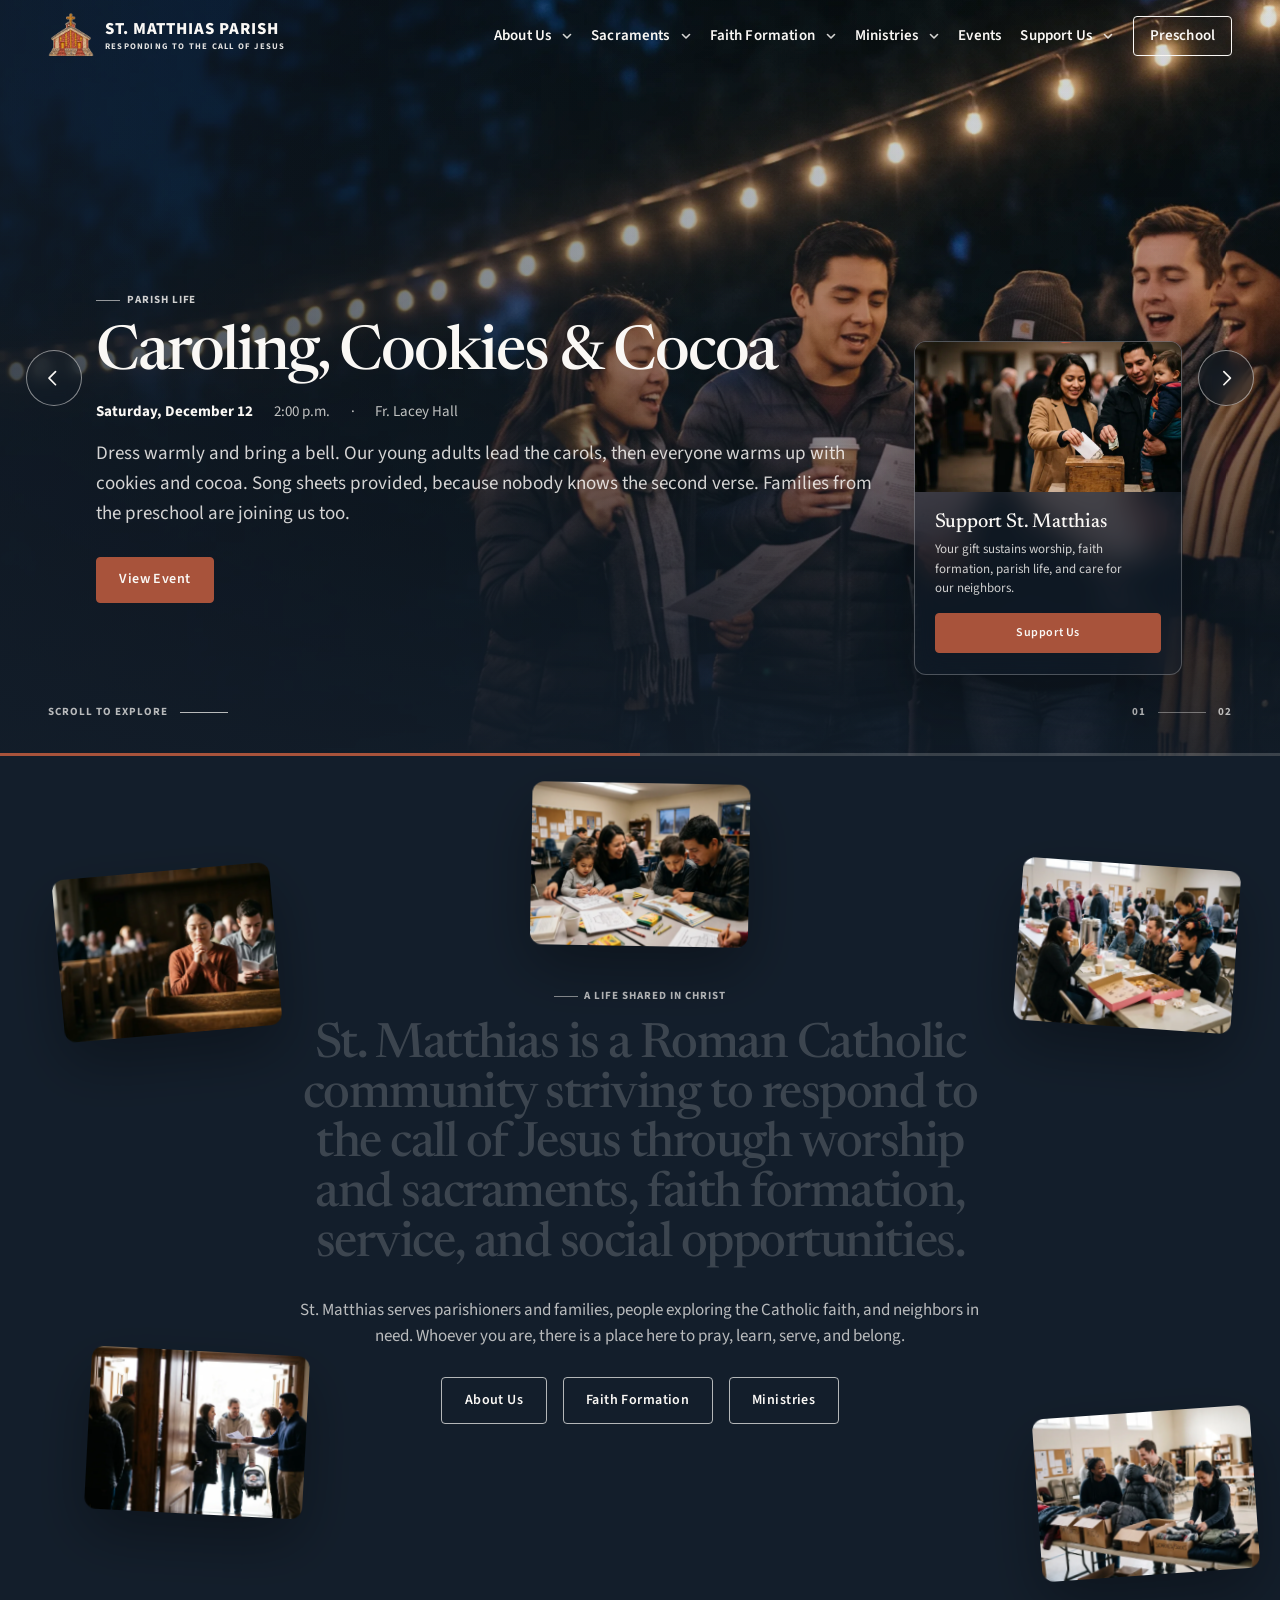
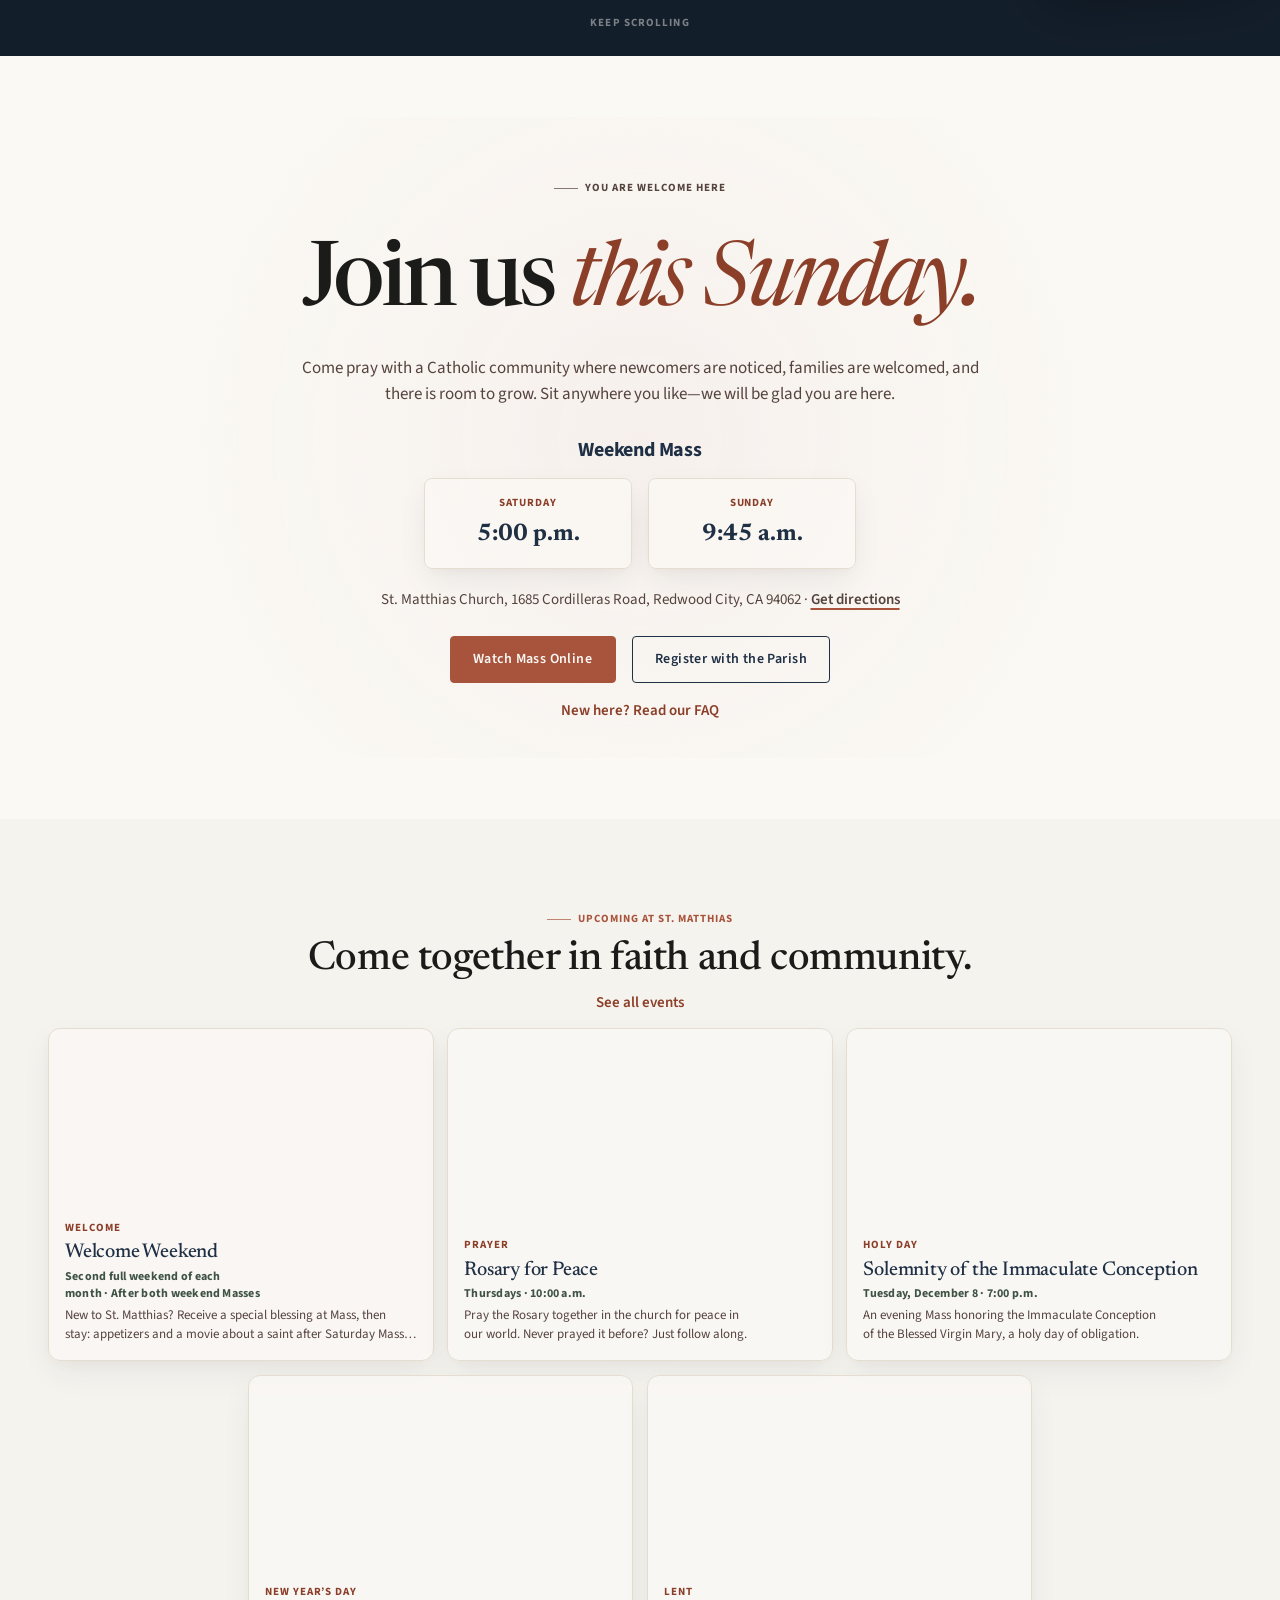
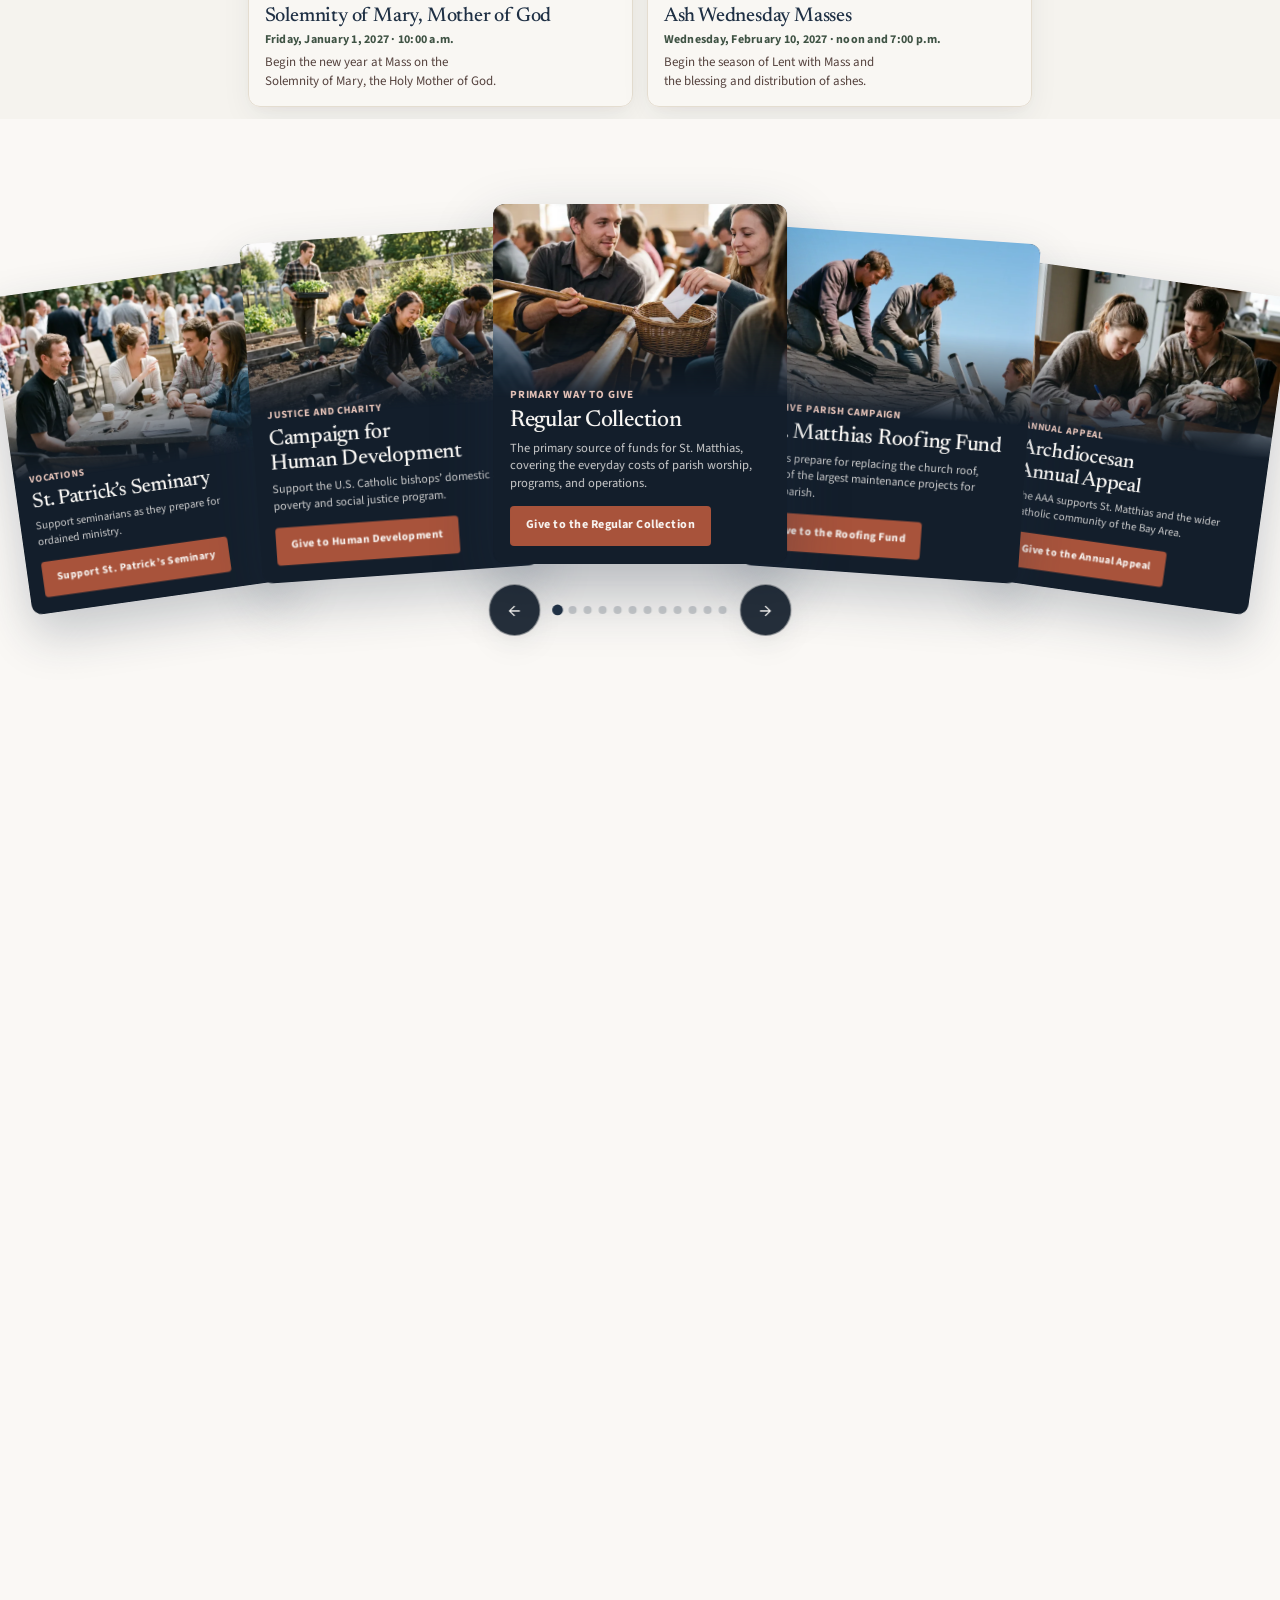
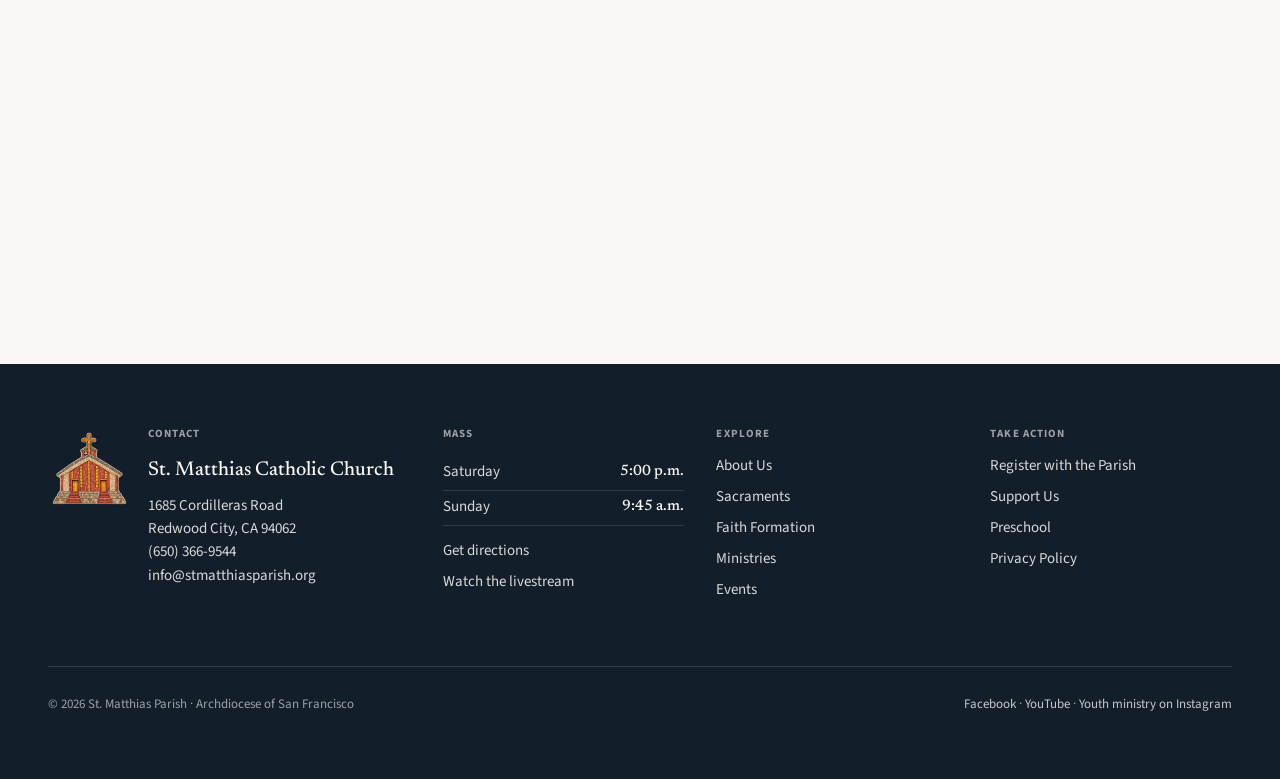
<file: index.html>
<!DOCTYPE html>
<html lang="en" data-direction="warm">
<head>
  <meta charset="utf-8">
  <meta name="viewport" content="width=device-width, initial-scale=1">
  <title>St. Matthias Catholic Church | Catholic Parish in Emerald Hills, Redwood City</title>
  <meta name="description" content="St. Matthias is a Roman Catholic community in Redwood City responding to the call of Jesus through worship and sacraments, faith formation, service, and social opportunities. Mass Saturday 5:00 p.m. and Sunday 9:45 a.m.">
  <meta property="og:title" content="St. Matthias Catholic Church, Redwood City">
  <meta property="og:description" content="A Roman Catholic community in the Emerald Hills of Redwood City. Mass Saturday 5:00 p.m. and Sunday 9:45 a.m.">
  <meta property="og:image" content="/images/LogoFinal.png">
  <meta name="theme-color" content="#1F3044">
  <link rel="icon" href="/images/logo-icon.png" type="image/png">

  <link rel="preconnect" href="https://fonts.googleapis.com">
  <link rel="preconnect" href="https://fonts.gstatic.com" crossorigin>
  <link rel="stylesheet" href="https://fonts.googleapis.com/css2?family=Newsreader:ital,opsz,wght@0,6..72,400;0,6..72,500;0,6..72,600;1,6..72,400&family=Source+Sans+3:wght@400;600;700&display=swap">
  <link rel="stylesheet" href="/css/tokens.css">
  <link rel="stylesheet" href="/css/site.css">

  <script type="application/ld+json">
  {
    "@context": "https://schema.org",
    "@type": "Church",
    "name": "St. Matthias Catholic Church",
    "alternateName": "St. Matthias Parish",
    "description": "A Roman Catholic community in the Archdiocese of San Francisco striving to respond to the call of Jesus through worship and sacraments, faith formation, service, and social opportunities.",
    "telephone": "+1-650-366-9544",
    "email": "info@stmatthiasparish.org",
    "address": {
      "@type": "PostalAddress",
      "streetAddress": "1685 Cordilleras Road",
      "addressLocality": "Redwood City",
      "addressRegion": "CA",
      "postalCode": "94062",
      "addressCountry": "US"
    },
    "areaServed": ["Emerald Hills", "Redwood City", "San Mateo County"],
    "sameAs": [
      "https://www.facebook.com/StMatthiasCatholicChurch",
      "https://www.youtube.com/channel/UCRRy371aMVoldjaDoj8droA"
    ]
  }
  </script>
</head>
<body>
  <a class="skip-link" href="#main">Skip to content</a>

<!-- build:header -->
<header class="site-header">
  <div class="container header-inner">
    <a class="brand" href="/" aria-label="St. Matthias Parish home" data-load style="--d:0ms">
      <img class="brand-mark" src="/images/logo-icon.png" width="256" height="256" alt="">
      <span class="brand-text"><span class="brand-name">St. Matthias Parish</span><span class="brand-tag">Responding to the Call of Jesus</span></span>
    </a>
    <nav class="nav-primary" aria-label="Primary" data-load style="--d:120ms">
      <ul class="nav-list">
        <li class="nav-item has-sub"><a class="nav-link" href="/about-us/">About Us</a><button class="sub-toggle" type="button" aria-expanded="false" aria-controls="sub-about-us"><span class="visually-hidden">About Us menu</span><svg class="chev" viewBox="0 0 12 12" width="12" height="12" aria-hidden="true" focusable="false"><path d="M2.5 4.5 6 8l3.5-3.5" fill="none" stroke="currentColor" stroke-width="1.6" stroke-linecap="round" stroke-linejoin="round"/></svg></button><ul class="subnav" id="sub-about-us"><li><a href="/about-us/#mission">Our Parish &amp; Mission</a></li><li><a href="/about-us/#staff-leadership">Staff &amp; Leadership</a></li><li><a href="/about-us/#faq">New Here? FAQ</a></li><li><a href="/about-us/#contact">Contact &amp; Nonprofit Information</a></li></ul></li>
        <li class="nav-item has-sub"><a class="nav-link" href="/sacraments/">Sacraments</a><button class="sub-toggle" type="button" aria-expanded="false" aria-controls="sub-sacraments"><span class="visually-hidden">Sacraments menu</span><svg class="chev" viewBox="0 0 12 12" width="12" height="12" aria-hidden="true" focusable="false"><path d="M2.5 4.5 6 8l3.5-3.5" fill="none" stroke="currentColor" stroke-width="1.6" stroke-linecap="round" stroke-linejoin="round"/></svg></button><ul class="subnav" id="sub-sacraments"><li><a href="/sacraments/#baptism">Baptism</a></li><li><a href="/sacraments/#reconciliation">Reconciliation</a></li><li><a href="/sacraments/#first-communion">First Communion &amp; Eucharist</a></li><li><a href="/sacraments/#confirmation">Confirmation</a></li><li><a href="/sacraments/#marriage">Marriage</a></li><li><a href="/sacraments/#anointing-of-the-sick">Anointing of the Sick</a></li><li><a href="/sacraments/#holy-orders">Holy Orders &amp; Vocations</a></li></ul></li>
        <li class="nav-item has-sub"><a class="nav-link" href="/faith-formation/">Faith Formation</a><button class="sub-toggle" type="button" aria-expanded="false" aria-controls="sub-faith-formation"><span class="visually-hidden">Faith Formation menu</span><svg class="chev" viewBox="0 0 12 12" width="12" height="12" aria-hidden="true" focusable="false"><path d="M2.5 4.5 6 8l3.5-3.5" fill="none" stroke="currentColor" stroke-width="1.6" stroke-linecap="round" stroke-linejoin="round"/></svg></button><ul class="subnav" id="sub-faith-formation"><li><a href="/faith-formation/#children-families">Children &amp; Families</a></li><li><a href="/faith-formation/#youth">Youth</a></li><li><a href="/faith-formation/#adults">Adults</a></li><li><a href="/faith-formation/#becoming-catholic">Becoming Catholic</a></li></ul></li>
        <li class="nav-item has-sub"><a class="nav-link" href="/ministries/">Ministries</a><button class="sub-toggle" type="button" aria-expanded="false" aria-controls="sub-ministries"><span class="visually-hidden">Ministries menu</span><svg class="chev" viewBox="0 0 12 12" width="12" height="12" aria-hidden="true" focusable="false"><path d="M2.5 4.5 6 8l3.5-3.5" fill="none" stroke="currentColor" stroke-width="1.6" stroke-linecap="round" stroke-linejoin="round"/></svg></button><ul class="subnav" id="sub-ministries"><li><a href="/ministries/#worship">Worship at Mass</a></li><li><a href="/ministries/#service">Serve Our Neighbors</a></li><li><a href="/ministries/#welcome">Welcome &amp; Community</a></li><li><a href="/ministries/#care">Care &amp; Support</a></li><li><a href="/ministries/#parish-support">Help the Parish</a></li></ul></li>
        <li class="nav-item"><a class="nav-link" href="/events/">Events</a></li>
        <li class="nav-item has-sub nav-item-support"><a class="nav-link" href="/support-us/">Support Us</a><button class="sub-toggle" type="button" aria-expanded="false" aria-controls="sub-support-us"><span class="visually-hidden">Support Us menu</span><svg class="chev" viewBox="0 0 12 12" width="12" height="12" aria-hidden="true" focusable="false"><path d="M2.5 4.5 6 8l3.5-3.5" fill="none" stroke="currentColor" stroke-width="1.6" stroke-linecap="round" stroke-linejoin="round"/></svg></button><ul class="subnav" id="sub-support-us"><li><a href="/support-us/#regular-collection">Regular Collection</a></li><li><a href="/support-us/#roofing-fund">St. Matthias Roofing Fund</a></li><li><a href="/support-us/#annual-appeal">Archdiocesan Annual Appeal</a></li><li><a href="/support-us/#building-fund">Building Fund</a></li><li><a href="/support-us/#st-vincent-de-paul">St. Vincent de Paul</a></li><li><a href="/support-us/#faith-formation">Faith Formation</a></li><li><a href="/support-us/#mass-stipend">Mass Stipend</a></li><li><a href="/support-us/#flower-offering">Flower Offering</a></li><li><a href="/support-us/#holy-days">Holy Days — All Saints &amp; All Souls</a></li><li><a href="/support-us/#world-mission-sunday">World Mission Sunday</a></li><li><a href="/support-us/#st-patricks-seminary">St. Patrick’s Seminary</a></li><li><a href="/support-us/#human-development">Campaign for Human Development</a></li></ul></li>
        <li class="nav-item nav-item-external"><a class="nav-link nav-external" href="https://stmatthiaspreschool.org/" target="_blank" rel="noopener">Preschool<span class="visually-hidden"> (opens in a new tab)</span></a></li>
      </ul>
    </nav>
    <button class="nav-toggle" type="button" aria-expanded="false" aria-controls="drawer" aria-label="Open menu" data-load style="--d:120ms">
      <span></span><span></span><span></span>
    </button>
  </div>
</header>

<div class="drawer" id="drawer" aria-hidden="true">
  <div class="drawer-scrim"></div>
  <div class="drawer-panel" role="dialog" aria-modal="true" aria-label="Menu">
    <div class="drawer-top">
      <a class="drawer-title" href="/">St. Matthias Parish</a>
      <button class="drawer-close" type="button" aria-label="Close menu">
        <svg width="20" height="20" viewBox="0 0 20 20" aria-hidden="true"><path d="M4 4l12 12M16 4L4 16" stroke="currentColor" stroke-width="2" stroke-linecap="round"/></svg>
      </button>
    </div>
    <nav class="drawer-nav" aria-label="Mobile">
      <ul>
        <li class="drawer-item"><div class="drawer-row"><a href="/about-us/">About Us</a><button class="drawer-sub-toggle" type="button" aria-expanded="false" aria-controls="dsub-about-us"><span class="visually-hidden">Show About Us links</span><svg class="chev" viewBox="0 0 12 12" width="12" height="12" aria-hidden="true" focusable="false"><path d="M2.5 4.5 6 8l3.5-3.5" fill="none" stroke="currentColor" stroke-width="1.6" stroke-linecap="round" stroke-linejoin="round"/></svg></button></div><ul class="drawer-sub" id="dsub-about-us" hidden><li><a href="/about-us/#mission">Our Parish &amp; Mission</a></li><li><a href="/about-us/#staff-leadership">Staff &amp; Leadership</a></li><li><a href="/about-us/#faq">New Here? FAQ</a></li><li><a href="/about-us/#contact">Contact &amp; Nonprofit Information</a></li></ul></li>
        <li class="drawer-item"><div class="drawer-row"><a href="/sacraments/">Sacraments</a><button class="drawer-sub-toggle" type="button" aria-expanded="false" aria-controls="dsub-sacraments"><span class="visually-hidden">Show Sacraments links</span><svg class="chev" viewBox="0 0 12 12" width="12" height="12" aria-hidden="true" focusable="false"><path d="M2.5 4.5 6 8l3.5-3.5" fill="none" stroke="currentColor" stroke-width="1.6" stroke-linecap="round" stroke-linejoin="round"/></svg></button></div><ul class="drawer-sub" id="dsub-sacraments" hidden><li><a href="/sacraments/#baptism">Baptism</a></li><li><a href="/sacraments/#reconciliation">Reconciliation</a></li><li><a href="/sacraments/#first-communion">First Communion &amp; Eucharist</a></li><li><a href="/sacraments/#confirmation">Confirmation</a></li><li><a href="/sacraments/#marriage">Marriage</a></li><li><a href="/sacraments/#anointing-of-the-sick">Anointing of the Sick</a></li><li><a href="/sacraments/#holy-orders">Holy Orders &amp; Vocations</a></li></ul></li>
        <li class="drawer-item"><div class="drawer-row"><a href="/faith-formation/">Faith Formation</a><button class="drawer-sub-toggle" type="button" aria-expanded="false" aria-controls="dsub-faith-formation"><span class="visually-hidden">Show Faith Formation links</span><svg class="chev" viewBox="0 0 12 12" width="12" height="12" aria-hidden="true" focusable="false"><path d="M2.5 4.5 6 8l3.5-3.5" fill="none" stroke="currentColor" stroke-width="1.6" stroke-linecap="round" stroke-linejoin="round"/></svg></button></div><ul class="drawer-sub" id="dsub-faith-formation" hidden><li><a href="/faith-formation/#children-families">Children &amp; Families</a></li><li><a href="/faith-formation/#youth">Youth</a></li><li><a href="/faith-formation/#adults">Adults</a></li><li><a href="/faith-formation/#becoming-catholic">Becoming Catholic</a></li></ul></li>
        <li class="drawer-item"><div class="drawer-row"><a href="/ministries/">Ministries</a><button class="drawer-sub-toggle" type="button" aria-expanded="false" aria-controls="dsub-ministries"><span class="visually-hidden">Show Ministries links</span><svg class="chev" viewBox="0 0 12 12" width="12" height="12" aria-hidden="true" focusable="false"><path d="M2.5 4.5 6 8l3.5-3.5" fill="none" stroke="currentColor" stroke-width="1.6" stroke-linecap="round" stroke-linejoin="round"/></svg></button></div><ul class="drawer-sub" id="dsub-ministries" hidden><li><a href="/ministries/#worship">Worship at Mass</a></li><li><a href="/ministries/#service">Serve Our Neighbors</a></li><li><a href="/ministries/#welcome">Welcome &amp; Community</a></li><li><a href="/ministries/#care">Care &amp; Support</a></li><li><a href="/ministries/#parish-support">Help the Parish</a></li></ul></li>
        <li class="drawer-item"><div class="drawer-row"><a href="/events/">Events</a></div></li>
        <li class="drawer-item drawer-item-support"><div class="drawer-row"><a href="/support-us/">Support Us</a><button class="drawer-sub-toggle" type="button" aria-expanded="false" aria-controls="dsub-support-us"><span class="visually-hidden">Show Support Us links</span><svg class="chev" viewBox="0 0 12 12" width="12" height="12" aria-hidden="true" focusable="false"><path d="M2.5 4.5 6 8l3.5-3.5" fill="none" stroke="currentColor" stroke-width="1.6" stroke-linecap="round" stroke-linejoin="round"/></svg></button></div><ul class="drawer-sub" id="dsub-support-us" hidden><li><a href="/support-us/#regular-collection">Regular Collection</a></li><li><a href="/support-us/#roofing-fund">St. Matthias Roofing Fund</a></li><li><a href="/support-us/#annual-appeal">Archdiocesan Annual Appeal</a></li><li><a href="/support-us/#building-fund">Building Fund</a></li><li><a href="/support-us/#st-vincent-de-paul">St. Vincent de Paul</a></li><li><a href="/support-us/#faith-formation">Faith Formation</a></li><li><a href="/support-us/#mass-stipend">Mass Stipend</a></li><li><a href="/support-us/#flower-offering">Flower Offering</a></li><li><a href="/support-us/#holy-days">Holy Days — All Saints &amp; All Souls</a></li><li><a href="/support-us/#world-mission-sunday">World Mission Sunday</a></li><li><a href="/support-us/#st-patricks-seminary">St. Patrick’s Seminary</a></li><li><a href="/support-us/#human-development">Campaign for Human Development</a></li></ul></li>
        <li class="drawer-item drawer-item-external"><div class="drawer-row"><a href="https://stmatthiaspreschool.org/" target="_blank" rel="noopener">Preschool<span class="visually-hidden"> (opens in a new tab)</span></a></div></li>
      </ul>
    </nav>
    <div class="drawer-meta">
      <strong>Mass this weekend</strong>
      <div class="pills"><span class="pill"><span class="pill-day">Saturday</span><span class="pill-time">5:00 p.m.</span></span><span class="pill"><span class="pill-day">Sunday</span><span class="pill-time">9:45 a.m.</span></span></div>
      <address>1685 Cordilleras Road<br>Redwood City, CA 94062<br><a href="tel:+16503669544">(650) 366-9544</a></address>
    </div>
  </div>
</div>
<!-- /build:header -->

  <main id="main">
    <h1 class="visually-hidden">St. Matthias Catholic Church, a Roman Catholic parish in Emerald Hills, Redwood City</h1>

    <!-- 1. Hero carousel: featured upcoming events from data/events.json -->
    <section class="scroll-hero" data-scroll-scene aria-label="Featured upcoming events">
      <div class="scroll-hero-sticky">
<!-- build:home-hero -->
<article class="hero-scene is-active" data-scene data-hero-motion="pan" data-event-end="2026-11-08T10:45:00-08:00" aria-labelledby="hero-event-masses-of-remembrance">
  <img class="hero-scene-media media-ph ph-navy" data-image-slot="featured-event-1" src="/images/GeminiGeneratedImages/web/hero-masses-of-remembrance-2400.webp" srcset="/images/GeminiGeneratedImages/web/hero-masses-of-remembrance-1200.webp 1200w, /images/GeminiGeneratedImages/web/hero-masses-of-remembrance-2400.webp 2400w" sizes="100vw" width="2400" height="1340" alt="" decoding="async" fetchpriority="high">
  <div class="hero-scene-shade"></div>
  <div class="container hero-scene-copy">
    <p class="overline" data-load style="--d:200ms">Worship</p>
    <h2 class="display" id="hero-event-masses-of-remembrance" data-split style="--d:320ms">Masses of Remembrance</h2>
    <p class="hero-event-meta" data-load style="--d:760ms"><strong><time datetime="2026-11-07T17:00:00-08:00">November 7–8</time></strong><span>Saturday 5:00 p.m. · Sunday 9:45 a.m.</span><span>St. Matthias Church</span></p>
    <p class="lede" data-load style="--d:900ms">Bring a photo of someone you love for the ofrenda at the back of the church. At each Mass we read aloud the names of those who died this past year, light a candle for each, and send families home with a daffodil bulb to plant.</p>
    <div class="btn-row" data-load style="--d:1050ms"><a class="btn btn-primary" href="/events/#masses-of-remembrance">View Event<span class="visually-hidden">: Masses of Remembrance</span></a></div>
  </div>
</article>
<article class="hero-scene" data-scene data-hero-motion="zoom" data-event-end="2026-12-12T17:00:00-08:00" aria-hidden="true" aria-labelledby="hero-event-caroling-cookies-cocoa">
  <img class="hero-scene-media media-ph ph-moss" data-image-slot="featured-event-2" src="/images/GeminiGeneratedImages/web/hero-caroling-cookies-cocoa-2400.webp" srcset="/images/GeminiGeneratedImages/web/hero-caroling-cookies-cocoa-1200.webp 1200w, /images/GeminiGeneratedImages/web/hero-caroling-cookies-cocoa-2400.webp 2400w" sizes="100vw" width="2400" height="1340" alt="" decoding="async" loading="lazy">
  <div class="hero-scene-shade"></div>
  <div class="container hero-scene-copy">
    <p class="overline">Parish life</p>
    <h2 class="display" id="hero-event-caroling-cookies-cocoa">Caroling, Cookies &amp; Cocoa</h2>
    <p class="hero-event-meta"><strong><time datetime="2026-12-12T14:00:00-08:00">Saturday, December 12</time></strong><span>2:00 p.m.</span><span>Fr. Lacey Hall</span></p>
    <p class="lede">Dress warmly and bring a bell. Our young adults lead the carols, then everyone warms up with cookies and cocoa. Song sheets provided, because nobody knows the second verse. Families from the preschool are joining us too.</p>
    <div class="btn-row"><a class="btn btn-primary" href="/events/#caroling-cookies-cocoa">View Event<span class="visually-hidden">: Caroling, Cookies &amp; Cocoa</span></a></div>
  </div>
</article>
<article class="hero-scene" data-scene data-hero-motion="zoom" data-event-end="2026-12-24T22:00:00-08:00" aria-hidden="true" aria-labelledby="hero-event-christmas-eve-masses">
  <img class="hero-scene-media media-ph ph-clay" data-image-slot="featured-event-3" src="/images/GeminiGeneratedImages/web/hero-christmas-eve-masses-2400.webp" srcset="/images/GeminiGeneratedImages/web/hero-christmas-eve-masses-1200.webp 1200w, /images/GeminiGeneratedImages/web/hero-christmas-eve-masses-2400.webp 2400w" sizes="100vw" width="2400" height="1340" alt="" decoding="async" loading="lazy">
  <div class="hero-scene-shade"></div>
  <div class="container hero-scene-copy">
    <p class="overline">Christmas</p>
    <h2 class="display" id="hero-event-christmas-eve-masses">Christmas Eve Masses</h2>
    <p class="hero-event-meta"><strong><time datetime="2026-12-24T16:00:00-08:00">Thursday, December 24</time></strong><span>4:00 p.m. and 9:00 p.m.</span><span>St. Matthias Church</span></p>
    <p class="lede">Welcome the birth of Jesus Christ at an afternoon or evening Mass. Visiting family and friends are welcome too.</p>
    <div class="btn-row"><a class="btn btn-primary" href="/events/#christmas-eve-masses">View Event<span class="visually-hidden">: Christmas Eve Masses</span></a></div>
  </div>
</article>
<article class="hero-scene" data-scene-fallback hidden aria-labelledby="hero-fallback-title">
  <img class="hero-scene-media media-ph ph-navy" data-image-slot="featured-event-fallback" src="/images/GeminiGeneratedImages/web/hero-weekend-mass-2400.webp" srcset="/images/GeminiGeneratedImages/web/hero-weekend-mass-1200.webp 1200w, /images/GeminiGeneratedImages/web/hero-weekend-mass-2400.webp 2400w" sizes="100vw" width="2400" height="1340" alt="" decoding="async" loading="lazy">
  <div class="hero-scene-shade"></div>
  <div class="container hero-scene-copy">
    <p class="overline">Join us this weekend</p>
    <h2 class="display" id="hero-fallback-title">Mass at St. Matthias</h2>
    <p class="hero-event-meta"><strong>Saturday 5:00 p.m.</strong><span>Sunday 9:45 a.m.</span><span>St. Matthias Church</span></p>
    <div class="btn-row"><a class="btn btn-primary" href="/events/">See Upcoming Events</a></div>
  </div>
</article>
<!-- /build:home-hero -->

        <button class="hero-arrow hero-arrow-prev" type="button" data-hero-prev aria-label="Show previous featured event">
          <svg viewBox="0 0 24 24" aria-hidden="true"><path d="m14.5 5-7 7 7 7"/></svg>
        </button>
        <button class="hero-arrow hero-arrow-next" type="button" data-hero-next aria-label="Show next featured event">
          <svg viewBox="0 0 24 24" aria-hidden="true"><path d="m9.5 5 7 7-7 7"/></svg>
        </button>

        <div class="container hero-chrome" aria-hidden="true">
          <span class="scroll-cue">Scroll to explore</span>
          <div class="scene-count"><span data-scene-current>01</span><i></i><!-- build:home-hero-count -->
<span data-scene-total>03</span>
<!-- /build:home-hero-count --></div>
        </div>
        <div class="scene-progress" aria-hidden="true"><span></span></div>
      </div>

      <aside class="hero-support" aria-labelledby="support-card-title">
        <div class="support-card">
          <img class="support-card-media media-ph ph-sage" data-image-slot="support-the-parish" src="/images/GeminiGeneratedImages/web/support-the-parish-800.webp" width="800" height="450" alt="" decoding="async">
          <div class="support-card-body">
            <h2 id="support-card-title">Support St. Matthias</h2>
            <p>Your gift sustains worship, faith formation, parish life, and care for our neighbors.</p>
            <a class="btn btn-primary btn-sm" href="/support-us/#regular-collection">Support Us</a>
          </div>
        </div>
      </aside>
    </section>

    <div class="ministry-flight" data-ministry-flight aria-hidden="true">
      <img class="flight-image fi-1 media-ph ph-1" data-flight-image src="/images/GeminiGeneratedImages/web/mission-worship-900.webp" width="900" height="675" alt="" loading="lazy" decoding="async">
      <img class="flight-image fi-2 media-ph ph-2" data-flight-image src="/images/GeminiGeneratedImages/web/mission-faith-formation-900.webp" width="900" height="675" alt="" loading="lazy" decoding="async">
      <img class="flight-image fi-3 media-ph ph-3" data-flight-image src="/images/GeminiGeneratedImages/web/mission-service-900.webp" width="900" height="675" alt="" loading="lazy" decoding="async">
      <img class="flight-image fi-4 media-ph ph-4" data-flight-image src="/images/GeminiGeneratedImages/web/mission-welcome-900.webp" width="900" height="675" alt="" loading="lazy" decoding="async">
      <img class="flight-image fi-5 media-ph ph-5" data-flight-image src="/images/GeminiGeneratedImages/web/mission-community-900.webp" width="900" height="675" alt="" loading="lazy" decoding="async">
    </div>

    <!-- 2. A life shared in Christ: the parish mission -->
    <section class="mission-scroll on-dark" id="mission" data-scrub data-word-light aria-labelledby="mission-title">
      <div class="mission-sticky">
        <div class="mission-images" aria-hidden="true">
          <img class="mission-image mi-1 media-ph ph-1" data-image-slot="mission-worship" src="/images/GeminiGeneratedImages/web/mission-worship-900.webp" width="900" height="675" alt="" loading="lazy" decoding="async">
          <img class="mission-image mi-5 media-ph ph-2" data-image-slot="mission-faith-formation" src="/images/GeminiGeneratedImages/web/mission-faith-formation-900.webp" width="900" height="675" alt="" loading="lazy" decoding="async">
          <img class="mission-image mi-4 media-ph ph-3" data-image-slot="mission-service" src="/images/GeminiGeneratedImages/web/mission-service-900.webp" width="900" height="675" alt="" loading="lazy" decoding="async">
          <img class="mission-image mi-3 media-ph ph-4" data-image-slot="mission-welcome" src="/images/GeminiGeneratedImages/web/mission-welcome-900.webp" width="900" height="675" alt="" loading="lazy" decoding="async">
          <img class="mission-image mi-2 media-ph ph-5" data-image-slot="mission-community" src="/images/GeminiGeneratedImages/web/mission-community-900.webp" width="900" height="675" alt="" loading="lazy" decoding="async">
        </div>
        <div class="container mission-copy">
          <p class="overline">A life shared in Christ</p>
          <h2 id="mission-title">St. Matthias is a Roman Catholic community striving to respond to the call of Jesus through worship and sacraments, faith formation, service, and social opportunities.</h2>
          <p class="mission-support">St. Matthias serves parishioners and families, people exploring the Catholic faith, and neighbors in need. Whoever you are, there is a place here to pray, learn, serve, and belong.</p>
          <div class="mission-links">
            <a class="btn btn-ghost" href="/about-us/">About Us</a>
            <a class="btn btn-ghost" href="/faith-formation/">Faith Formation</a>
            <a class="btn btn-ghost" href="/ministries/">Ministries</a>
          </div>
        </div>
        <p class="mission-hint" aria-hidden="true">Keep scrolling</p>
      </div>
    </section>

    <!-- 3. Join us this Sunday / Watch online -->
    <section class="sunday section" id="join-us" aria-labelledby="sunday-title">
      <div class="container sunday-inner" data-reveal>
        <p class="overline">You are welcome here</p>
        <h2 class="sunday-title" id="sunday-title">Join us <em>this Sunday.</em></h2>
        <p>Come pray with a Catholic community where newcomers are noticed, families are welcomed, and there is room to grow. Sit anywhere you like—we will be glad you are here.</p>
        <h3 class="watch-title">Weekend Mass</h3>
        <div class="sunday-times" aria-label="Weekend Mass times">
          <div><span>Saturday</span><strong>5:00 p.m.</strong></div>
          <div><span>Sunday</span><strong>9:45 a.m.</strong></div>
        </div>
        <p class="sunday-address">St. Matthias Church, 1685 Cordilleras Road, Redwood City, CA 94062 &middot; <a href="https://www.google.com/maps/dir/?api=1&amp;destination=1685+Cordilleras+Road,+Redwood+City,+CA+94062" target="_blank" rel="noopener">Get directions<span class="visually-hidden"> (opens in a new tab)</span></a></p>
        <div class="btn-row">
          <a class="btn btn-primary" href="https://www.youtube.com/channel/UCRRy371aMVoldjaDoj8droA/live" target="_blank" rel="noopener">Watch Mass Online<span class="visually-hidden"> (opens YouTube in a new tab)</span></a>
          <a class="btn btn-secondary" href="https://stmatthias.flocknote.com/" target="_blank" rel="noopener">Register with the Parish<span class="visually-hidden"> (opens in a new tab)</span></a>
        </div>
        <p class="sunday-faq"><a class="link-arrow" href="/about-us/#faq">New here? Read our FAQ</a></p>
      </div>
    </section>

    <!-- 4. Upcoming at St. Matthias: next events from data/events.json -->
    <section class="ministry-scroll section-alt" id="upcoming" data-scrub aria-labelledby="upcoming-title">
      <div class="ministry-sticky">
        <div class="container ministry-heading">
          <p class="overline">Upcoming at St. Matthias</p>
          <h2 class="h-xl" id="upcoming-title">Come together in faith and community.</h2>
          <a class="link-arrow" href="/events/">See all events</a>
        </div>
<!-- build:home-upcoming -->
<div class="container ministry-grid" data-upcoming data-count="5">
<article class="ministry-card">
  <img class="card-media media-ph" data-image-slot="event-welcome-weekend" src="/images/GeminiGeneratedImages/web/event-welcome-weekend-960.webp" width="960" height="540" alt="" decoding="async" loading="lazy">
  <div>
    <span>Welcome</span>
    <h3><a class="card-link" href="/events/#welcome-weekend">Welcome Weekend</a></h3>
    <p class="card-when">Second full weekend of each month &middot; After both weekend Masses</p>
    <p class="card-desc">New to St. Matthias? Receive a special blessing at Mass, then stay: appetizers and a movie about a saint after Saturday Mass, donuts and coffee in Fr. Lacey Hall after Sunday Mass.</p>
  </div>
</article>
<article class="ministry-card">
  <img class="card-media media-ph" data-image-slot="event-rosary-for-peace" src="/images/GeminiGeneratedImages/web/event-rosary-for-peace-960.webp" width="960" height="540" alt="" decoding="async" loading="lazy">
  <div>
    <span>Prayer</span>
    <h3><a class="card-link" href="/events/#rosary-for-peace">Rosary for Peace</a></h3>
    <p class="card-when">Thursdays &middot; 10:00 a.m.</p>
    <p class="card-desc">Pray the Rosary together in the church for peace in our world. Never prayed it before? Just follow along.</p>
  </div>
</article>
<article class="ministry-card" data-event-end="2026-11-22T10:45:00-08:00">
  <img class="card-media media-ph" data-image-slot="event-svdp-winter-drive" src="/images/GeminiGeneratedImages/web/event-svdp-winter-drive-960.webp" width="960" height="540" alt="" decoding="async" loading="lazy">
  <div>
    <span>Serve</span>
    <h3><a class="card-link" href="/events/#svdp-winter-drive">St. Vincent de Paul Winter Drive</a></h3>
    <p class="card-when"><time datetime="2026-11-14T17:00:00-08:00">November 14–22</time> &middot; Saturday 5:00 p.m. · Sunday 9:45 a.m.</p>
    <p class="card-desc">Socks and coats top the list. Bring men’s and women’s winter wear to Mass either weekend: new thick socks and thermals, or gently used coats, sweaters, hats, scarves, mittens, blankets, and sleeping bags. St. Vincent de Paul gets it all to day laborers and unhoused neighbors. No children’s items, please.</p>
  </div>
</article>
<article class="ministry-card" data-event-end="2026-11-17T20:00:00-08:00">
  <img class="card-media media-ph" data-image-slot="event-preschool-dine-out-night" src="/images/GeminiGeneratedImages/web/event-preschool-dine-out-night-960.webp" width="960" height="540" alt="" decoding="async" loading="lazy">
  <div>
    <span>Preschool</span>
    <h3><a class="card-link" href="/events/#preschool-dine-out-night">Little Turkeys Dine Out Night</a></h3>
    <p class="card-when"><time datetime="2026-11-17T16:00:00-08:00">Tuesday, November 17</time> &middot; 4:00–8:00 p.m.</p>
    <p class="card-desc">Skip the dishes Tuesday night. Dinner at McDonald’s on Chestnut Street becomes a fundraiser for St. Matthias Preschool, and the proceeds buy new trikes and bikes for the playground.</p>
  </div>
</article>
<article class="ministry-card" data-event-end="2026-11-26T11:00:00-08:00">
  <img class="card-media media-ph" data-image-slot="event-thanksgiving-mass" src="/images/GeminiGeneratedImages/web/event-thanksgiving-mass-960.webp" width="960" height="540" alt="" decoding="async" loading="lazy">
  <div>
    <span>Worship</span>
    <h3><a class="card-link" href="/events/#thanksgiving-mass">Thanksgiving Day Mass</a></h3>
    <p class="card-when"><time datetime="2026-11-26T10:00:00-08:00">Thursday, November 26</time> &middot; 10:00 a.m.</p>
    <p class="card-desc">Begin Thanksgiving Day by giving thanks to God together at Mass.</p>
  </div>
</article>
<article class="ministry-card" data-event-end="2026-12-08T20:00:00-08:00" hidden>
  <img class="card-media media-ph" data-image-slot="event-immaculate-conception" src="/images/GeminiGeneratedImages/web/event-immaculate-conception-960.webp" width="960" height="540" alt="" decoding="async" loading="lazy">
  <div>
    <span>Holy day</span>
    <h3><a class="card-link" href="/events/#immaculate-conception">Solemnity of the Immaculate Conception</a></h3>
    <p class="card-when"><time datetime="2026-12-08T19:00:00-08:00">Tuesday, December 8</time> &middot; 7:00 p.m.</p>
    <p class="card-desc">An evening Mass honoring the Immaculate Conception of the Blessed Virgin Mary, a holy day of obligation.</p>
  </div>
</article>
<article class="ministry-card" data-event-end="2027-01-01T11:00:00-08:00" hidden>
  <img class="card-media media-ph" data-image-slot="event-mary-mother-of-god" src="/images/GeminiGeneratedImages/web/event-mary-mother-of-god-960.webp" width="960" height="540" alt="" decoding="async" loading="lazy">
  <div>
    <span>New Year’s Day</span>
    <h3><a class="card-link" href="/events/#mary-mother-of-god">Solemnity of Mary, Mother of God</a></h3>
    <p class="card-when"><time datetime="2027-01-01T10:00:00-08:00">Friday, January 1, 2027</time> &middot; 10:00 a.m.</p>
    <p class="card-desc">Begin the new year at Mass on the Solemnity of Mary, the Holy Mother of God.</p>
  </div>
</article>
<article class="ministry-card" data-event-end="2027-02-10T20:00:00-08:00" hidden>
  <img class="card-media media-ph" data-image-slot="event-ash-wednesday" src="/images/GeminiGeneratedImages/web/event-ash-wednesday-960.webp" width="960" height="540" alt="" decoding="async" loading="lazy">
  <div>
    <span>Lent</span>
    <h3><a class="card-link" href="/events/#ash-wednesday">Ash Wednesday Masses</a></h3>
    <p class="card-when"><time datetime="2027-02-10T12:00:00-08:00">Wednesday, February 10, 2027</time> &middot; noon and 7:00 p.m.</p>
    <p class="card-desc">Begin the season of Lent with Mass and the blessing and distribution of ashes.</p>
  </div>
</article>
</div>
<p class="container upcoming-empty" data-upcoming-empty hidden>New events are added regularly. <a class="link" href="/events/">See all upcoming events</a> or call the parish office.</p>
<!-- /build:home-upcoming -->
      </div>
    </section>

    <!-- 5. Support St. Matthias: giving options from data/giving.json -->
    <section class="events-scroll" id="support" data-scrub aria-labelledby="support-title">
      <div class="events-sticky">
        <div class="container events-intro">
          <p class="overline">Support St. Matthias</p>
          <h2 class="h-xl" id="support-title">Help our parish worship, form, serve, and welcome.</h2>        </div>
<!-- build:home-giving -->
<div class="event-stack" data-support-carousel data-count="12" tabindex="0" aria-label="Giving options carousel">
<article class="event-poster" data-carousel-card style="--fan-x:7.00%;--fan-y:2.4rem;--fan-z:3;--fan-tilt:-8deg">
  <img class="card-media media-ph ph-clay" data-image-slot="support-regular-collection" src="/images/GeminiGeneratedImages/web/support-regular-collection-800.webp" width="800" height="600" alt="" decoding="async" loading="lazy">
  <div class="poster-body">
    <span class="poster-label">Primary way to give</span>
    <h3>Regular Collection</h3>
    <p>The primary source of funds for St. Matthias, covering the everyday costs of parish worship, programs, and operations.</p>
    <a class="poster-action" href="https://secure.myvanco.com/L-ZAJ1/campaign/C-13RZH">Give to the Regular Collection</a>
  </div>
</article>
<article class="event-poster" data-carousel-card style="--fan-x:28.50%;--fan-y:0.8rem;--fan-z:4;--fan-tilt:-4deg">
  <img class="card-media media-ph ph-slate" data-image-slot="support-roofing-fund" src="/images/GeminiGeneratedImages/web/support-roofing-fund-800.webp" width="800" height="600" alt="" decoding="async" loading="lazy">
  <div class="poster-body">
    <span class="poster-label">Active parish campaign</span>
    <h3>St. Matthias Roofing Fund</h3>
    <p>Helps prepare for replacing the church roof, one of the largest maintenance projects for any parish.</p>
    <a class="poster-action" href="https://secure.myvanco.com/L-ZAJ1/campaign/C-16KPV">Give to the Roofing Fund</a>
  </div>
</article>
<article class="event-poster" data-carousel-card style="--fan-x:50.00%;--fan-y:0rem;--fan-z:5;--fan-tilt:0deg">
  <img class="card-media media-ph ph-clay" data-image-slot="support-annual-appeal" src="/images/GeminiGeneratedImages/web/support-annual-appeal-800.webp" width="800" height="600" alt="" decoding="async" loading="lazy">
  <div class="poster-body">
    <span class="poster-label">Annual appeal</span>
    <h3>Archdiocesan Annual Appeal</h3>
    <p>The AAA supports St. Matthias and the wider Catholic community of the Bay Area.</p>
    <a class="poster-action" href="https://secure.myvanco.com/L-ZAJ1/campaign/C-13RZN">Give to the Annual Appeal</a>
  </div>
</article>
<article class="event-poster" data-carousel-card style="--fan-x:71.50%;--fan-y:0.8rem;--fan-z:4;--fan-tilt:4deg">
  <img class="card-media media-ph ph-slate" data-image-slot="support-building-fund" src="/images/GeminiGeneratedImages/web/support-building-fund-800.webp" width="800" height="600" alt="" decoding="async" loading="lazy">
  <div class="poster-body">
    <span class="poster-label">Parish facilities</span>
    <h3>Building Fund</h3>
    <p>Quarterly collections for necessary improvements and maintenance of the parish facilities.</p>
    <a class="poster-action" href="https://secure.myvanco.com/L-ZAJ1/campaign/C-13RZJ">Give to the Building Fund</a>
  </div>
</article>
<article class="event-poster" data-carousel-card style="--fan-x:93.00%;--fan-y:2.4rem;--fan-z:3;--fan-tilt:8deg">
  <img class="card-media media-ph ph-clay" data-image-slot="support-st-vincent-de-paul" src="/images/GeminiGeneratedImages/web/support-st-vincent-de-paul-800.webp" width="800" height="600" alt="" decoding="async" loading="lazy">
  <div class="poster-body">
    <span class="poster-label">Neighbors in need</span>
    <h3>St. Vincent de Paul</h3>
    <p>Second collections that continue the ministry of the parish St. Vincent de Paul conference.</p>
    <a class="poster-action" href="https://secure.myvanco.com/L-ZAJ1/campaign/C-13RZP">Give to St. Vincent de Paul</a>
  </div>
</article>
<article class="event-poster" data-carousel-card hidden style="--fan-x:93.00%;--fan-y:2.4rem;--fan-z:3;--fan-tilt:8deg">
  <img class="card-media media-ph ph-slate" data-image-slot="support-faith-formation" src="/images/GeminiGeneratedImages/web/support-faith-formation-800.webp" width="800" height="600" alt="" decoding="async" loading="lazy">
  <div class="poster-body">
    <span class="poster-label">Program registration</span>
    <h3>Faith Formation</h3>
    <p>Pay annual fees for GIFT, OCIA for Youth, Middle School Youth Ministry, First Communion, and Confirmation preparation.</p>
    <a class="poster-action" href="https://secure.myvanco.com/L-ZAJ1/campaign/C-13RZX">Pay Faith Formation Fees</a>
  </div>
</article>
<article class="event-poster" data-carousel-card hidden style="--fan-x:93.00%;--fan-y:2.4rem;--fan-z:3;--fan-tilt:8deg">
  <img class="card-media media-ph ph-clay" data-image-slot="support-mass-stipend" src="/images/GeminiGeneratedImages/web/support-mass-stipend-800.webp" width="800" height="600" alt="" decoding="async" loading="lazy">
  <div class="poster-body">
    <span class="poster-label">Mass intentions</span>
    <h3>Mass Stipend</h3>
    <p>Offer the customary $10 stipend when a Mass is scheduled for a special intention or a deceased loved one.</p>
    <a class="poster-action" href="https://secure.myvanco.com/L-ZAJ1/campaign/C-13SX8">Give a Mass Stipend</a>
  </div>
</article>
<article class="event-poster" data-carousel-card hidden style="--fan-x:93.00%;--fan-y:2.4rem;--fan-z:3;--fan-tilt:8deg">
  <img class="card-media media-ph ph-slate" data-image-slot="support-flower-offering" src="/images/GeminiGeneratedImages/web/support-flower-offering-800.webp" width="800" height="600" alt="" decoding="async" loading="lazy">
  <div class="poster-body">
    <span class="poster-label">Worship and liturgy</span>
    <h3>Flower Offering</h3>
    <p>Contribute to the flowers and seasonal environment that prepare our church for worship.</p>
    <a class="poster-action" href="https://secure.myvanco.com/L-ZAJ1/campaign/C-15A7M">Make a Flower Offering</a>
  </div>
</article>
<article class="event-poster" data-carousel-card hidden style="--fan-x:93.00%;--fan-y:2.4rem;--fan-z:3;--fan-tilt:8deg">
  <img class="card-media media-ph ph-clay" data-image-slot="support-holy-days" src="/images/GeminiGeneratedImages/web/support-holy-days-800.webp" width="800" height="600" alt="" decoding="async" loading="lazy">
  <div class="poster-body">
    <span class="poster-label">Offering of remembrance</span>
    <h3>Holy Days — All Saints &amp; All Souls</h3>
    <p>Remember the saints and all who have died through the parish’s All Saints and All Souls offering.</p>
    <a class="poster-action" href="https://secure.myvanco.com/L-ZAJ1/campaign/C-13RZT">Make an Offering of Remembrance</a>
  </div>
</article>
<article class="event-poster" data-carousel-card hidden style="--fan-x:93.00%;--fan-y:2.4rem;--fan-z:3;--fan-tilt:8deg">
  <img class="card-media media-ph ph-slate" data-image-slot="support-world-mission-sunday" src="/images/GeminiGeneratedImages/web/support-world-mission-sunday-800.webp" width="800" height="600" alt="" decoding="async" loading="lazy">
  <div class="poster-body">
    <span class="poster-label">Mission collection</span>
    <h3>World Mission Sunday</h3>
    <p>Support missionary work that brings the Catholic faith to remote territories around the world.</p>
    <a class="poster-action" href="https://secure.myvanco.com/L-ZAJ1/campaign/C-13SSW">Give to World Mission Sunday</a>
  </div>
</article>
<article class="event-poster" data-carousel-card hidden style="--fan-x:93.00%;--fan-y:2.4rem;--fan-z:3;--fan-tilt:8deg">
  <img class="card-media media-ph ph-clay" data-image-slot="support-st-patricks-seminary" src="/images/GeminiGeneratedImages/web/support-st-patricks-seminary-800.webp" width="800" height="600" alt="" decoding="async" loading="lazy">
  <div class="poster-body">
    <span class="poster-label">Vocations</span>
    <h3>St. Patrick’s Seminary</h3>
    <p>Support seminarians as they prepare for ordained ministry.</p>
    <a class="poster-action" href="https://secure.myvanco.com/L-ZAJ1/campaign/C-13SX9">Support St. Patrick’s Seminary</a>
  </div>
</article>
<article class="event-poster" data-carousel-card hidden style="--fan-x:93.00%;--fan-y:2.4rem;--fan-z:3;--fan-tilt:8deg">
  <img class="card-media media-ph ph-slate" data-image-slot="support-human-development" src="/images/GeminiGeneratedImages/web/support-human-development-800.webp" width="800" height="600" alt="" decoding="async" loading="lazy">
  <div class="poster-body">
    <span class="poster-label">Justice and charity</span>
    <h3>Campaign for Human Development</h3>
    <p>Support the U.S. Catholic bishops’ domestic anti-poverty and social justice program.</p>
    <a class="poster-action" href="https://secure.myvanco.com/L-ZAJ1/campaign/C-13SSX">Give to Human Development</a>
  </div>
</article>
  <div class="support-carousel-controls">
    <button class="support-carousel-arrow support-carousel-prev" type="button" data-support-prev aria-label="Show previous giving option"><span aria-hidden="true">&#8592;</span></button>
    <div class="support-carousel-pagination" aria-label="Choose a giving option"><button type="button" data-support-dot data-index="0" aria-label="Show Regular Collection" aria-current="true"></button><button type="button" data-support-dot data-index="1" aria-label="Show St. Matthias Roofing Fund"></button><button type="button" data-support-dot data-index="2" aria-label="Show Archdiocesan Annual Appeal"></button><button type="button" data-support-dot data-index="3" aria-label="Show Building Fund"></button><button type="button" data-support-dot data-index="4" aria-label="Show St. Vincent de Paul"></button><button type="button" data-support-dot data-index="5" aria-label="Show Faith Formation"></button><button type="button" data-support-dot data-index="6" aria-label="Show Mass Stipend"></button><button type="button" data-support-dot data-index="7" aria-label="Show Flower Offering"></button><button type="button" data-support-dot data-index="8" aria-label="Show Holy Days — All Saints &amp; All Souls"></button><button type="button" data-support-dot data-index="9" aria-label="Show World Mission Sunday"></button><button type="button" data-support-dot data-index="10" aria-label="Show St. Patrick’s Seminary"></button><button type="button" data-support-dot data-index="11" aria-label="Show Campaign for Human Development"></button></div>
    <button class="support-carousel-arrow support-carousel-next" type="button" data-support-next aria-label="Show next giving option"><span aria-hidden="true">&#8594;</span></button>
  </div>
  <p class="visually-hidden" data-support-status aria-live="polite">Regular Collection, 1 of 12</p>
</div>
<!-- /build:home-giving -->
      </div>
    </section>
  </main>

<!-- build:footer -->
<footer class="site-footer on-dark">
  <div class="container">
    <div class="footer-grid">
      <div class="footer-brand">
        <img class="footer-badge" src="/images/logo-icon.png" width="256" height="256" alt="St. Matthias Parish logo" loading="lazy">
        <div>
          <h2>Contact</h2>
          <strong>St. Matthias Catholic Church</strong>
          <address>1685 Cordilleras Road<br>Redwood City, CA 94062<br>
            <a href="tel:+16503669544">(650) 366-9544</a><br>
            <a href="mailto:info@stmatthiasparish.org">info@stmatthiasparish.org</a></address>
        </div>
      </div>
      <div>
        <h2>Mass</h2>
        <ul class="footer-times"><li><span>Saturday</span><strong>5:00 p.m.</strong></li><li><span>Sunday</span><strong>9:45 a.m.</strong></li></ul>
        <ul class="footer-links footer-links-tight">
          <li><a href="https://www.google.com/maps/dir/?api=1&amp;destination=1685+Cordilleras+Road,+Redwood+City,+CA+94062" target="_blank" rel="noopener">Get directions<span class="visually-hidden"> (opens in a new tab)</span></a></li>
          <li><a href="https://www.youtube.com/channel/UCRRy371aMVoldjaDoj8droA/live" target="_blank" rel="noopener">Watch the livestream<span class="visually-hidden"> (opens in a new tab)</span></a></li>
        </ul>
      </div>
      <div>
        <h2>Explore</h2>
        <ul class="footer-links"><li><a href="/about-us/">About Us</a></li><li><a href="/sacraments/">Sacraments</a></li><li><a href="/faith-formation/">Faith Formation</a></li><li><a href="/ministries/">Ministries</a></li><li><a href="/events/">Events</a></li></ul>
      </div>
      <div>
        <h2>Take Action</h2>
        <ul class="footer-links"><li><a href="https://stmatthias.flocknote.com/" target="_blank" rel="noopener">Register with the Parish<span class="visually-hidden"> (opens in a new tab)</span></a></li><li><a href="/support-us/">Support Us</a></li><li><a href="https://stmatthiaspreschool.org/" target="_blank" rel="noopener">Preschool<span class="visually-hidden"> (opens in a new tab)</span></a></li><li><a href="/privacy/">Privacy Policy</a></li></ul>
      </div>
    </div>
    <div class="footer-bottom">
      <div class="footer-identity">
        <p>&copy; 2026 St. Matthias Parish &middot; Archdiocese of San Francisco</p>
        <!-- Legal identity: set legalName, nonprofitStatus, and ein in data/site.json once confirmed. -->
      </div>
      <p class="footer-social"><a href="https://www.facebook.com/StMatthiasCatholicChurch" target="_blank" rel="noopener">Facebook<span class="visually-hidden"> (opens in a new tab)</span></a> &middot; <a href="https://www.youtube.com/channel/UCRRy371aMVoldjaDoj8droA" target="_blank" rel="noopener">YouTube<span class="visually-hidden"> (opens in a new tab)</span></a> &middot; <a href="https://www.instagram.com/st_matthias_youth/" target="_blank" rel="noopener">Youth ministry on Instagram<span class="visually-hidden"> (opens in a new tab)</span></a></p>
    </div>
  </div>
</footer>
<!-- /build:footer -->

  <script src="/js/events.js" defer></script>
  <script src="/js/nav.js" defer></script>
  <script src="/js/motion.js" defer></script>
</body>
</html>
</file>
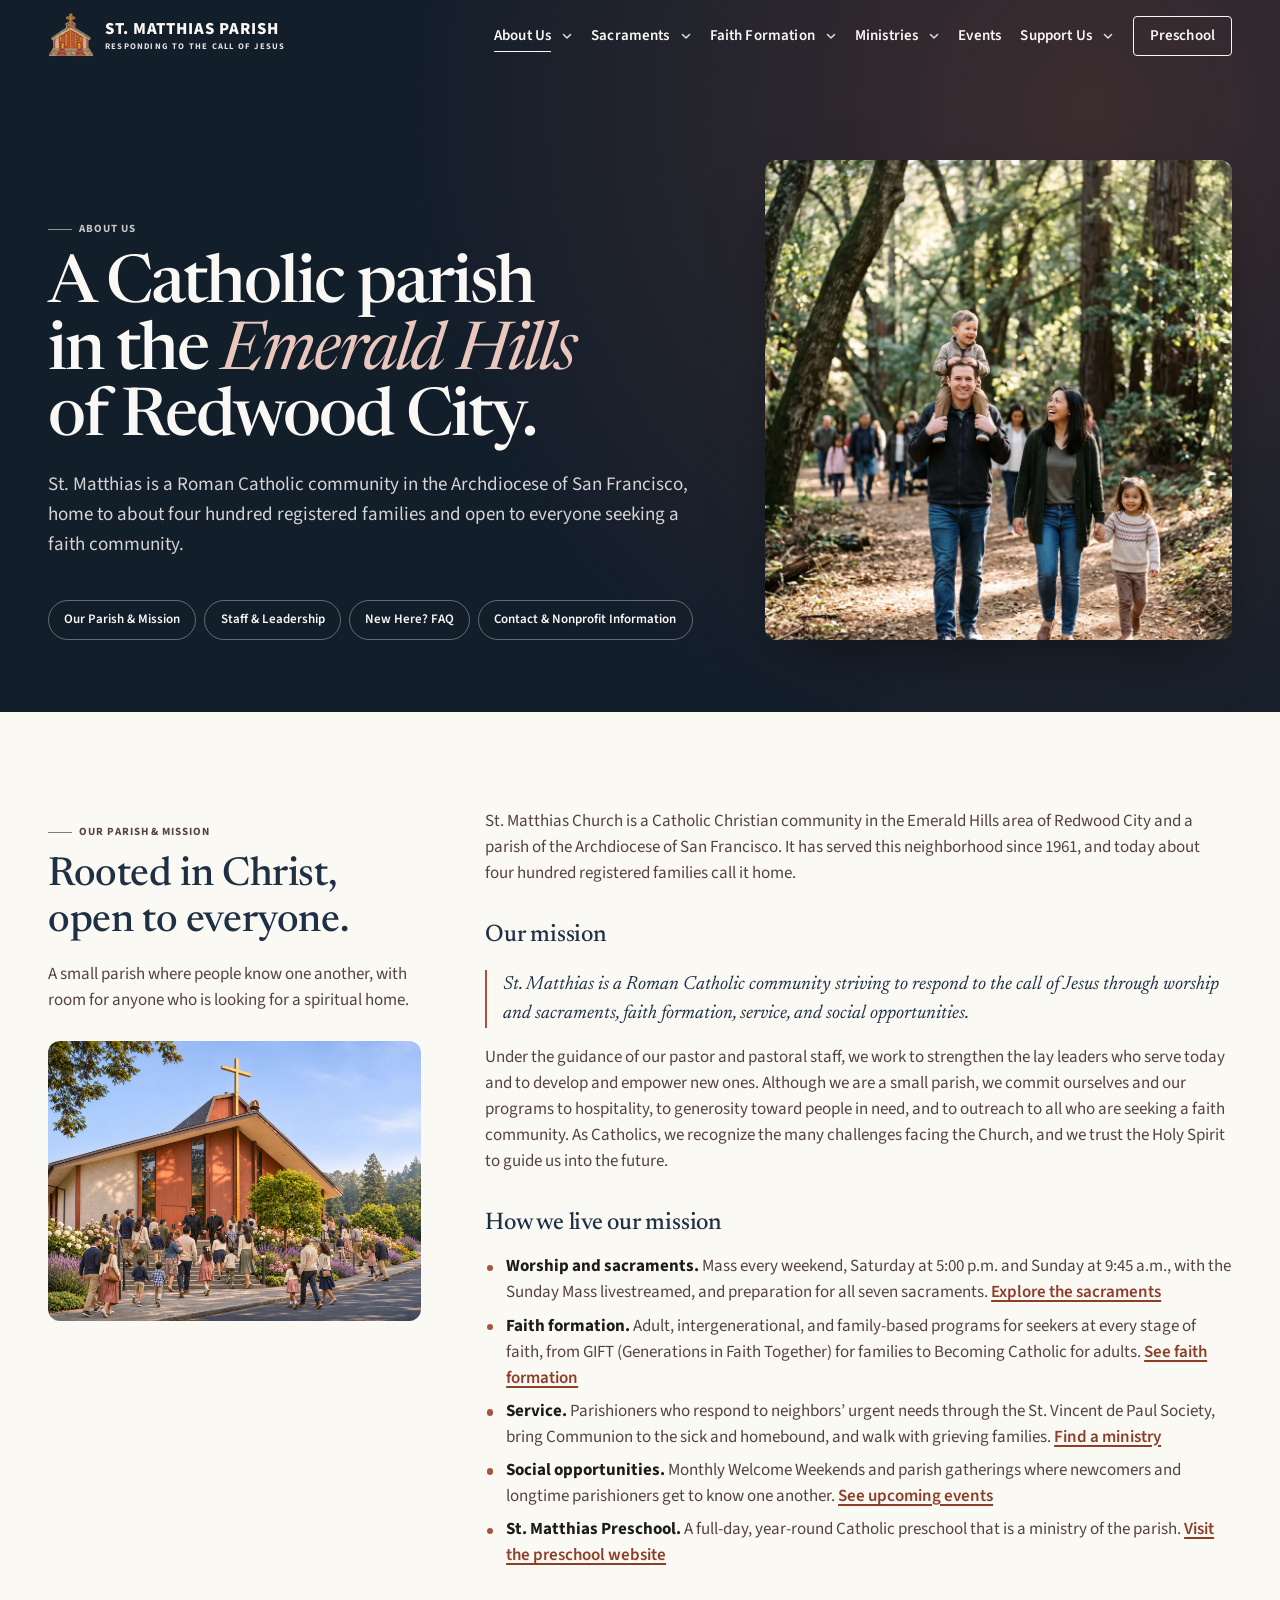
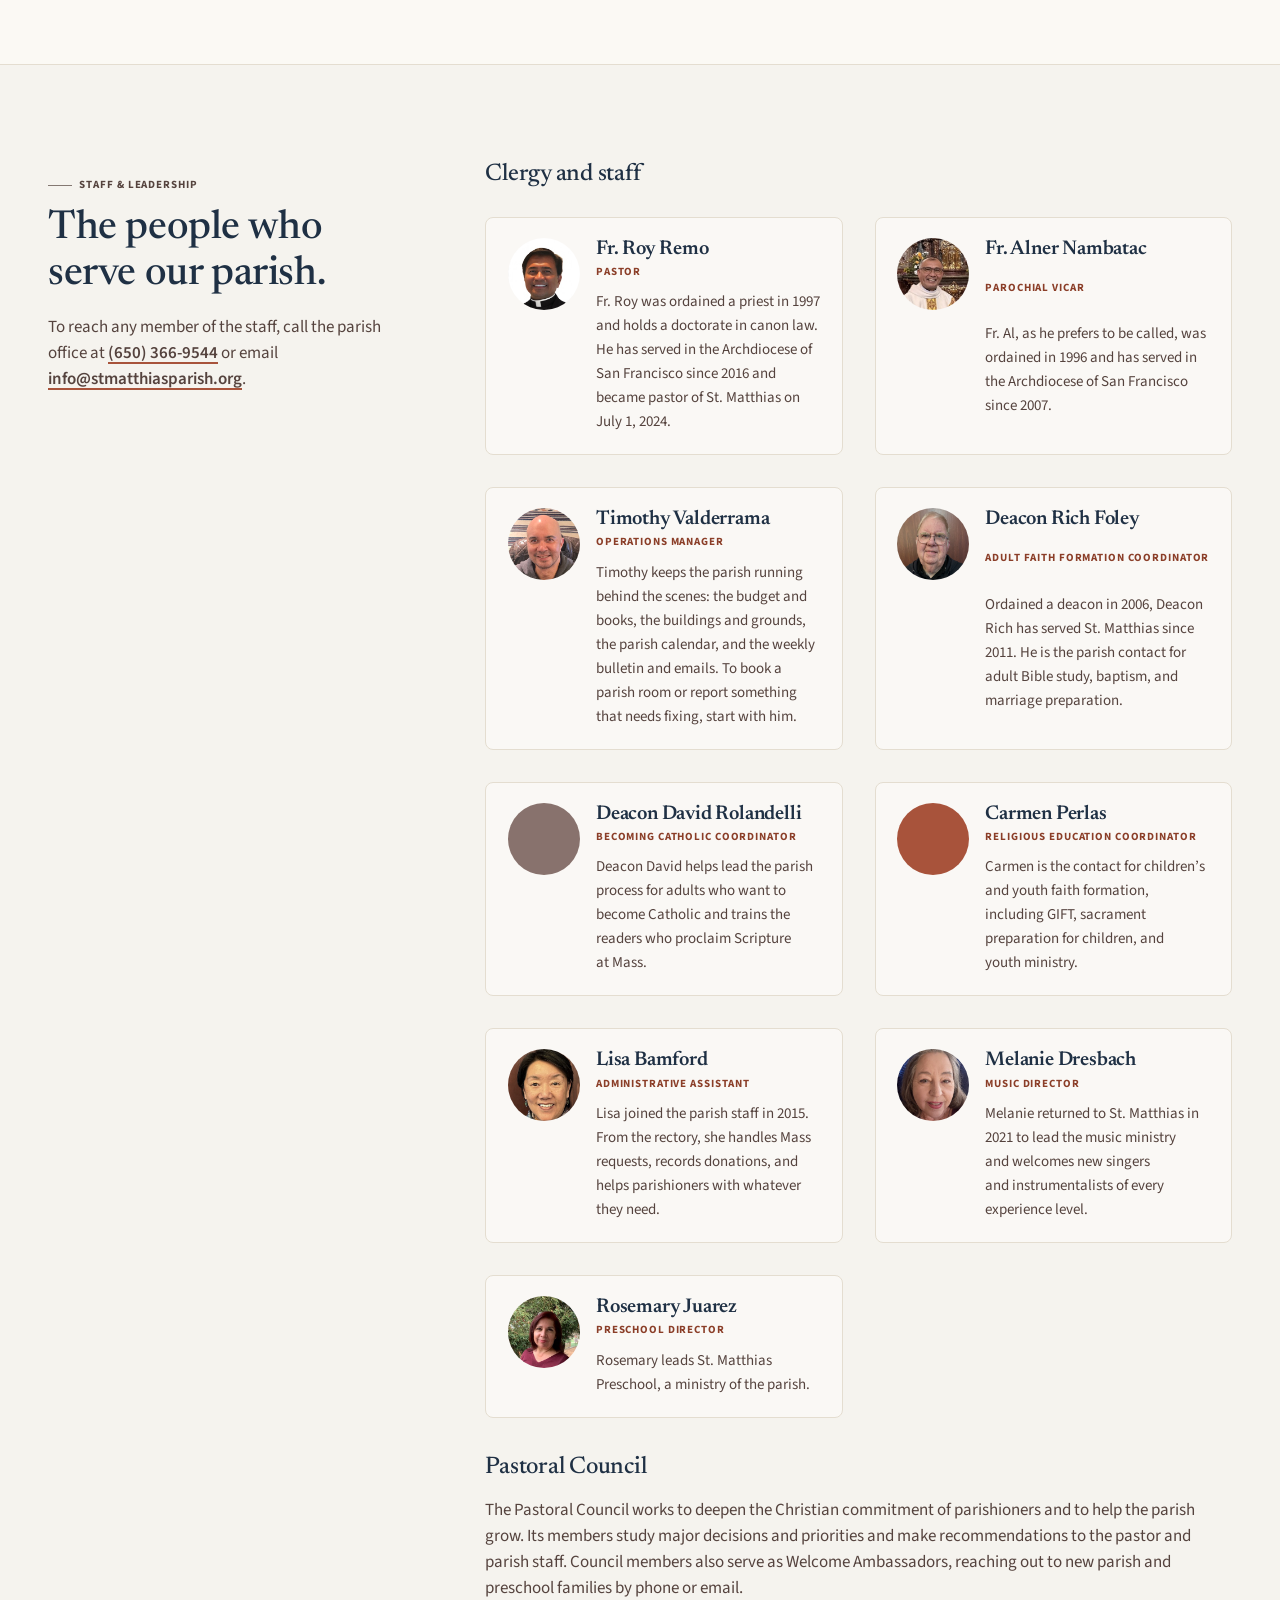
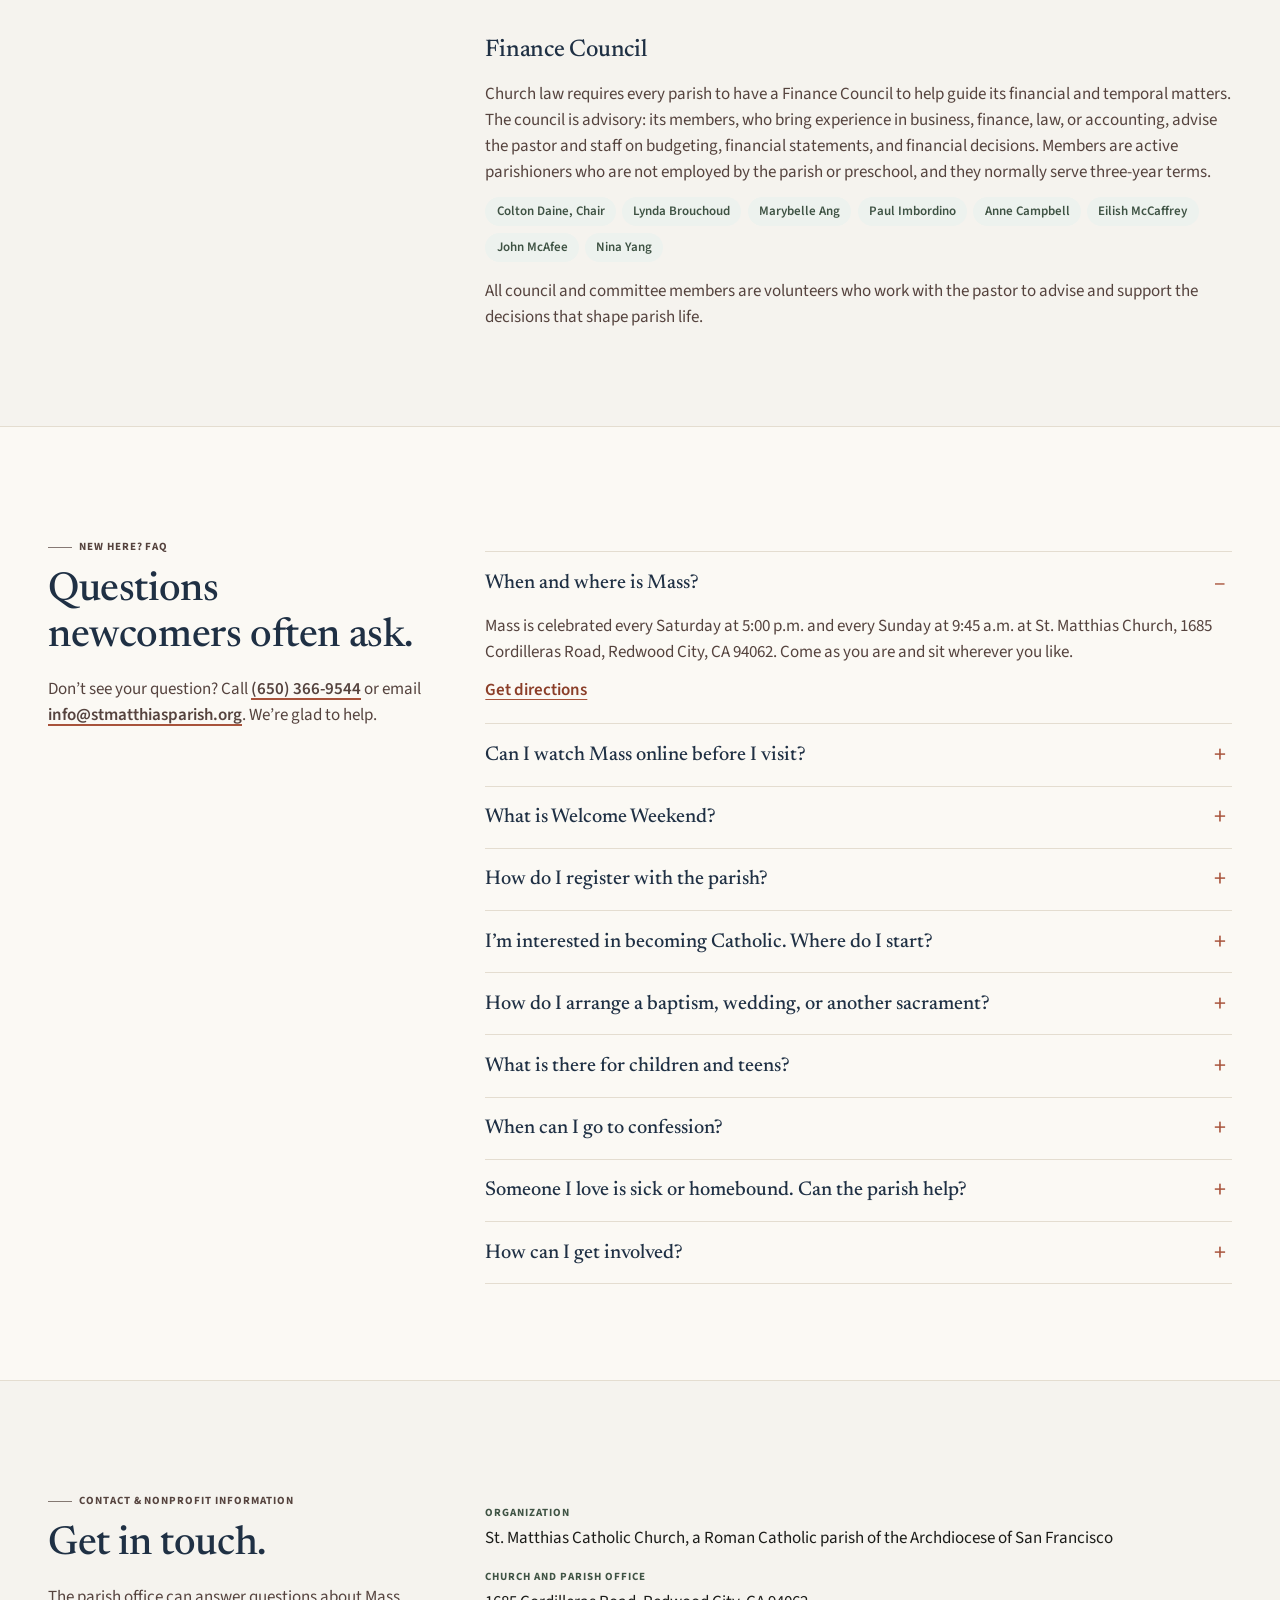
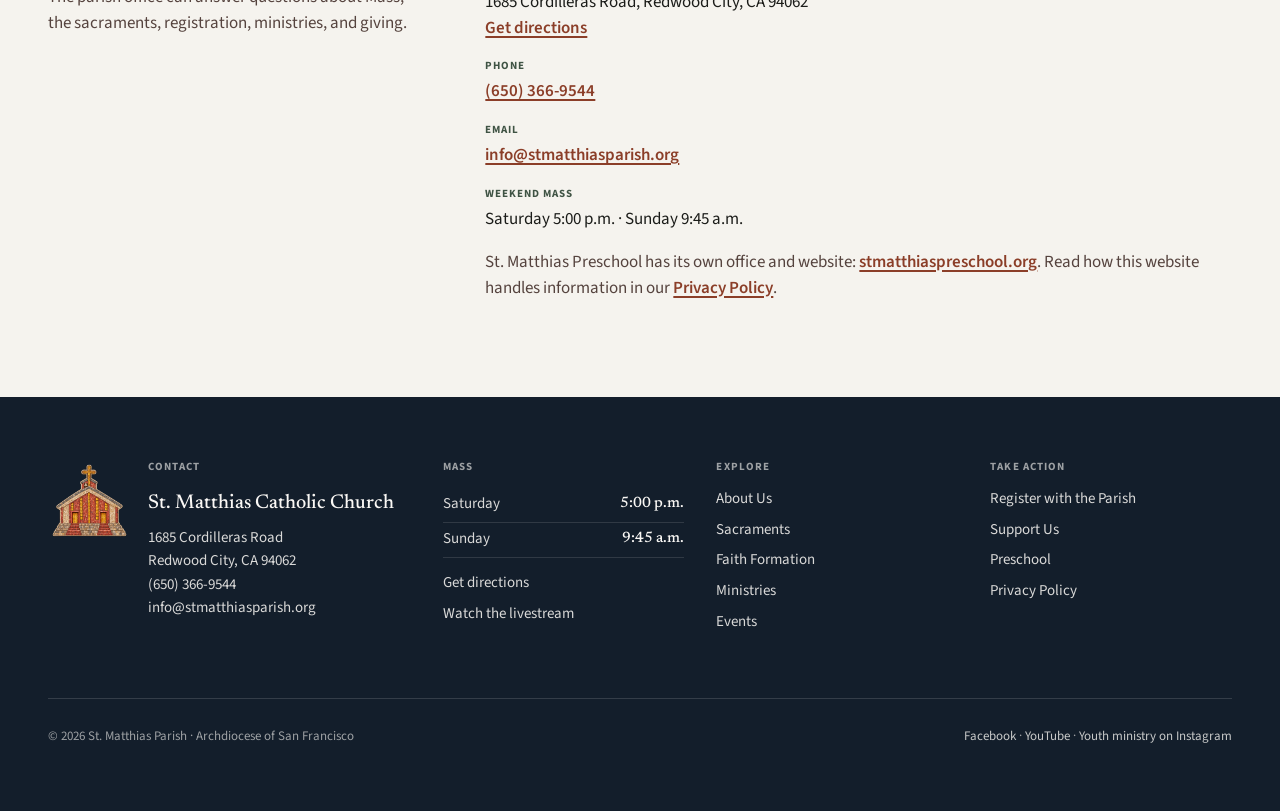
<file: about-us/index.html>
<!DOCTYPE html>
<html lang="en">
<head>
  <meta charset="utf-8">
  <meta name="viewport" content="width=device-width, initial-scale=1">
  <title>About Us | St. Matthias Catholic Church, Redwood City</title>
  <meta name="description" content="Meet St. Matthias, a Roman Catholic parish of about 400 families in the Emerald Hills of Redwood City: our mission, clergy and staff, parish councils, newcomer FAQ, and contact information.">
  <meta name="theme-color" content="#1F3044">
  <link rel="icon" href="/images/logo-icon.png" type="image/png">
  <link rel="preconnect" href="https://fonts.googleapis.com">
  <link rel="preconnect" href="https://fonts.gstatic.com" crossorigin>
  <link rel="stylesheet" href="https://fonts.googleapis.com/css2?family=Newsreader:ital,opsz,wght@0,6..72,400;0,6..72,500;0,6..72,600;1,6..72,400&family=Source+Sans+3:wght@400;600;700&display=swap">
  <link rel="stylesheet" href="/css/tokens.css">
  <link rel="stylesheet" href="/css/site.css">
</head>
<body>
  <a class="skip-link" href="#main">Skip to content</a>

<!-- build:header -->
<header class="site-header">
  <div class="container header-inner">
    <a class="brand" href="/" aria-label="St. Matthias Parish home" data-load style="--d:0ms">
      <img class="brand-mark" src="/images/logo-icon.png" width="256" height="256" alt="">
      <span class="brand-text"><span class="brand-name">St. Matthias Parish</span><span class="brand-tag">Responding to the Call of Jesus</span></span>
    </a>
    <nav class="nav-primary" aria-label="Primary" data-load style="--d:120ms">
      <ul class="nav-list">
        <li class="nav-item has-sub"><a class="nav-link" href="/about-us/" aria-current="page">About Us</a><button class="sub-toggle" type="button" aria-expanded="false" aria-controls="sub-about-us"><span class="visually-hidden">About Us menu</span><svg class="chev" viewBox="0 0 12 12" width="12" height="12" aria-hidden="true" focusable="false"><path d="M2.5 4.5 6 8l3.5-3.5" fill="none" stroke="currentColor" stroke-width="1.6" stroke-linecap="round" stroke-linejoin="round"/></svg></button><ul class="subnav" id="sub-about-us"><li><a href="/about-us/#mission">Our Parish &amp; Mission</a></li><li><a href="/about-us/#staff-leadership">Staff &amp; Leadership</a></li><li><a href="/about-us/#faq">New Here? FAQ</a></li><li><a href="/about-us/#contact">Contact &amp; Nonprofit Information</a></li></ul></li>
        <li class="nav-item has-sub"><a class="nav-link" href="/sacraments/">Sacraments</a><button class="sub-toggle" type="button" aria-expanded="false" aria-controls="sub-sacraments"><span class="visually-hidden">Sacraments menu</span><svg class="chev" viewBox="0 0 12 12" width="12" height="12" aria-hidden="true" focusable="false"><path d="M2.5 4.5 6 8l3.5-3.5" fill="none" stroke="currentColor" stroke-width="1.6" stroke-linecap="round" stroke-linejoin="round"/></svg></button><ul class="subnav" id="sub-sacraments"><li><a href="/sacraments/#baptism">Baptism</a></li><li><a href="/sacraments/#reconciliation">Reconciliation</a></li><li><a href="/sacraments/#first-communion">First Communion &amp; Eucharist</a></li><li><a href="/sacraments/#confirmation">Confirmation</a></li><li><a href="/sacraments/#marriage">Marriage</a></li><li><a href="/sacraments/#anointing-of-the-sick">Anointing of the Sick</a></li><li><a href="/sacraments/#holy-orders">Holy Orders &amp; Vocations</a></li></ul></li>
        <li class="nav-item has-sub"><a class="nav-link" href="/faith-formation/">Faith Formation</a><button class="sub-toggle" type="button" aria-expanded="false" aria-controls="sub-faith-formation"><span class="visually-hidden">Faith Formation menu</span><svg class="chev" viewBox="0 0 12 12" width="12" height="12" aria-hidden="true" focusable="false"><path d="M2.5 4.5 6 8l3.5-3.5" fill="none" stroke="currentColor" stroke-width="1.6" stroke-linecap="round" stroke-linejoin="round"/></svg></button><ul class="subnav" id="sub-faith-formation"><li><a href="/faith-formation/#children-families">Children &amp; Families</a></li><li><a href="/faith-formation/#youth">Youth</a></li><li><a href="/faith-formation/#adults">Adults</a></li><li><a href="/faith-formation/#becoming-catholic">Becoming Catholic</a></li></ul></li>
        <li class="nav-item has-sub"><a class="nav-link" href="/ministries/">Ministries</a><button class="sub-toggle" type="button" aria-expanded="false" aria-controls="sub-ministries"><span class="visually-hidden">Ministries menu</span><svg class="chev" viewBox="0 0 12 12" width="12" height="12" aria-hidden="true" focusable="false"><path d="M2.5 4.5 6 8l3.5-3.5" fill="none" stroke="currentColor" stroke-width="1.6" stroke-linecap="round" stroke-linejoin="round"/></svg></button><ul class="subnav" id="sub-ministries"><li><a href="/ministries/#worship">Worship at Mass</a></li><li><a href="/ministries/#service">Serve Our Neighbors</a></li><li><a href="/ministries/#welcome">Welcome &amp; Community</a></li><li><a href="/ministries/#care">Care &amp; Support</a></li><li><a href="/ministries/#parish-support">Help the Parish</a></li></ul></li>
        <li class="nav-item"><a class="nav-link" href="/events/">Events</a></li>
        <li class="nav-item has-sub nav-item-support"><a class="nav-link" href="/support-us/">Support Us</a><button class="sub-toggle" type="button" aria-expanded="false" aria-controls="sub-support-us"><span class="visually-hidden">Support Us menu</span><svg class="chev" viewBox="0 0 12 12" width="12" height="12" aria-hidden="true" focusable="false"><path d="M2.5 4.5 6 8l3.5-3.5" fill="none" stroke="currentColor" stroke-width="1.6" stroke-linecap="round" stroke-linejoin="round"/></svg></button><ul class="subnav" id="sub-support-us"><li><a href="/support-us/#regular-collection">Regular Collection</a></li><li><a href="/support-us/#roofing-fund">St. Matthias Roofing Fund</a></li><li><a href="/support-us/#annual-appeal">Archdiocesan Annual Appeal</a></li><li><a href="/support-us/#building-fund">Building Fund</a></li><li><a href="/support-us/#st-vincent-de-paul">St. Vincent de Paul</a></li><li><a href="/support-us/#faith-formation">Faith Formation</a></li><li><a href="/support-us/#mass-stipend">Mass Stipend</a></li><li><a href="/support-us/#flower-offering">Flower Offering</a></li><li><a href="/support-us/#holy-days">Holy Days — All Saints &amp; All Souls</a></li><li><a href="/support-us/#world-mission-sunday">World Mission Sunday</a></li><li><a href="/support-us/#st-patricks-seminary">St. Patrick’s Seminary</a></li><li><a href="/support-us/#human-development">Campaign for Human Development</a></li></ul></li>
        <li class="nav-item nav-item-external"><a class="nav-link nav-external" href="https://stmatthiaspreschool.org/" target="_blank" rel="noopener">Preschool<span class="visually-hidden"> (opens in a new tab)</span></a></li>
      </ul>
    </nav>
    <button class="nav-toggle" type="button" aria-expanded="false" aria-controls="drawer" aria-label="Open menu" data-load style="--d:120ms">
      <span></span><span></span><span></span>
    </button>
  </div>
</header>

<div class="drawer" id="drawer" aria-hidden="true">
  <div class="drawer-scrim"></div>
  <div class="drawer-panel" role="dialog" aria-modal="true" aria-label="Menu">
    <div class="drawer-top">
      <a class="drawer-title" href="/">St. Matthias Parish</a>
      <button class="drawer-close" type="button" aria-label="Close menu">
        <svg width="20" height="20" viewBox="0 0 20 20" aria-hidden="true"><path d="M4 4l12 12M16 4L4 16" stroke="currentColor" stroke-width="2" stroke-linecap="round"/></svg>
      </button>
    </div>
    <nav class="drawer-nav" aria-label="Mobile">
      <ul>
        <li class="drawer-item"><div class="drawer-row"><a href="/about-us/" aria-current="page">About Us</a><button class="drawer-sub-toggle" type="button" aria-expanded="false" aria-controls="dsub-about-us"><span class="visually-hidden">Show About Us links</span><svg class="chev" viewBox="0 0 12 12" width="12" height="12" aria-hidden="true" focusable="false"><path d="M2.5 4.5 6 8l3.5-3.5" fill="none" stroke="currentColor" stroke-width="1.6" stroke-linecap="round" stroke-linejoin="round"/></svg></button></div><ul class="drawer-sub" id="dsub-about-us" hidden><li><a href="/about-us/#mission">Our Parish &amp; Mission</a></li><li><a href="/about-us/#staff-leadership">Staff &amp; Leadership</a></li><li><a href="/about-us/#faq">New Here? FAQ</a></li><li><a href="/about-us/#contact">Contact &amp; Nonprofit Information</a></li></ul></li>
        <li class="drawer-item"><div class="drawer-row"><a href="/sacraments/">Sacraments</a><button class="drawer-sub-toggle" type="button" aria-expanded="false" aria-controls="dsub-sacraments"><span class="visually-hidden">Show Sacraments links</span><svg class="chev" viewBox="0 0 12 12" width="12" height="12" aria-hidden="true" focusable="false"><path d="M2.5 4.5 6 8l3.5-3.5" fill="none" stroke="currentColor" stroke-width="1.6" stroke-linecap="round" stroke-linejoin="round"/></svg></button></div><ul class="drawer-sub" id="dsub-sacraments" hidden><li><a href="/sacraments/#baptism">Baptism</a></li><li><a href="/sacraments/#reconciliation">Reconciliation</a></li><li><a href="/sacraments/#first-communion">First Communion &amp; Eucharist</a></li><li><a href="/sacraments/#confirmation">Confirmation</a></li><li><a href="/sacraments/#marriage">Marriage</a></li><li><a href="/sacraments/#anointing-of-the-sick">Anointing of the Sick</a></li><li><a href="/sacraments/#holy-orders">Holy Orders &amp; Vocations</a></li></ul></li>
        <li class="drawer-item"><div class="drawer-row"><a href="/faith-formation/">Faith Formation</a><button class="drawer-sub-toggle" type="button" aria-expanded="false" aria-controls="dsub-faith-formation"><span class="visually-hidden">Show Faith Formation links</span><svg class="chev" viewBox="0 0 12 12" width="12" height="12" aria-hidden="true" focusable="false"><path d="M2.5 4.5 6 8l3.5-3.5" fill="none" stroke="currentColor" stroke-width="1.6" stroke-linecap="round" stroke-linejoin="round"/></svg></button></div><ul class="drawer-sub" id="dsub-faith-formation" hidden><li><a href="/faith-formation/#children-families">Children &amp; Families</a></li><li><a href="/faith-formation/#youth">Youth</a></li><li><a href="/faith-formation/#adults">Adults</a></li><li><a href="/faith-formation/#becoming-catholic">Becoming Catholic</a></li></ul></li>
        <li class="drawer-item"><div class="drawer-row"><a href="/ministries/">Ministries</a><button class="drawer-sub-toggle" type="button" aria-expanded="false" aria-controls="dsub-ministries"><span class="visually-hidden">Show Ministries links</span><svg class="chev" viewBox="0 0 12 12" width="12" height="12" aria-hidden="true" focusable="false"><path d="M2.5 4.5 6 8l3.5-3.5" fill="none" stroke="currentColor" stroke-width="1.6" stroke-linecap="round" stroke-linejoin="round"/></svg></button></div><ul class="drawer-sub" id="dsub-ministries" hidden><li><a href="/ministries/#worship">Worship at Mass</a></li><li><a href="/ministries/#service">Serve Our Neighbors</a></li><li><a href="/ministries/#welcome">Welcome &amp; Community</a></li><li><a href="/ministries/#care">Care &amp; Support</a></li><li><a href="/ministries/#parish-support">Help the Parish</a></li></ul></li>
        <li class="drawer-item"><div class="drawer-row"><a href="/events/">Events</a></div></li>
        <li class="drawer-item drawer-item-support"><div class="drawer-row"><a href="/support-us/">Support Us</a><button class="drawer-sub-toggle" type="button" aria-expanded="false" aria-controls="dsub-support-us"><span class="visually-hidden">Show Support Us links</span><svg class="chev" viewBox="0 0 12 12" width="12" height="12" aria-hidden="true" focusable="false"><path d="M2.5 4.5 6 8l3.5-3.5" fill="none" stroke="currentColor" stroke-width="1.6" stroke-linecap="round" stroke-linejoin="round"/></svg></button></div><ul class="drawer-sub" id="dsub-support-us" hidden><li><a href="/support-us/#regular-collection">Regular Collection</a></li><li><a href="/support-us/#roofing-fund">St. Matthias Roofing Fund</a></li><li><a href="/support-us/#annual-appeal">Archdiocesan Annual Appeal</a></li><li><a href="/support-us/#building-fund">Building Fund</a></li><li><a href="/support-us/#st-vincent-de-paul">St. Vincent de Paul</a></li><li><a href="/support-us/#faith-formation">Faith Formation</a></li><li><a href="/support-us/#mass-stipend">Mass Stipend</a></li><li><a href="/support-us/#flower-offering">Flower Offering</a></li><li><a href="/support-us/#holy-days">Holy Days — All Saints &amp; All Souls</a></li><li><a href="/support-us/#world-mission-sunday">World Mission Sunday</a></li><li><a href="/support-us/#st-patricks-seminary">St. Patrick’s Seminary</a></li><li><a href="/support-us/#human-development">Campaign for Human Development</a></li></ul></li>
        <li class="drawer-item drawer-item-external"><div class="drawer-row"><a href="https://stmatthiaspreschool.org/" target="_blank" rel="noopener">Preschool<span class="visually-hidden"> (opens in a new tab)</span></a></div></li>
      </ul>
    </nav>
    <div class="drawer-meta">
      <strong>Mass this weekend</strong>
      <div class="pills"><span class="pill"><span class="pill-day">Saturday</span><span class="pill-time">5:00 p.m.</span></span><span class="pill"><span class="pill-day">Sunday</span><span class="pill-time">9:45 a.m.</span></span></div>
      <address>1685 Cordilleras Road<br>Redwood City, CA 94062<br><a href="tel:+16503669544">(650) 366-9544</a></address>
    </div>
  </div>
</div>
<!-- /build:header -->

  <main id="main">
    <section class="page-hero" aria-labelledby="page-title">
      <div class="container page-hero-grid">
        <div class="page-hero-copy">
          <p class="overline">About Us</p>
          <h1 id="page-title">A Catholic parish in the <em>Emerald Hills</em> of Redwood City.</h1>
          <p class="lede">St. Matthias is a Roman Catholic community in the Archdiocese of San Francisco, home to about four hundred registered families and open to everyone seeking a faith community.</p>
          <nav class="jump-links" aria-label="On this page">
            <a href="#mission">Our Parish &amp; Mission</a>
            <a href="#staff-leadership">Staff &amp; Leadership</a>
            <a href="#faq">New Here? FAQ</a>
            <a href="#contact">Contact &amp; Nonprofit Information</a>
          </nav>
        </div>
        <img class="page-hero-media media-ph ph-moss" data-image-slot="about-hero" src="/images/GeminiGeneratedImages/web/about-hero-960.webp" width="960" height="1200" alt="" decoding="async" fetchpriority="high">
      </div>
    </section>

    <section class="page-section" id="mission" aria-labelledby="mission-title">
      <div class="container page-grid">
        <div class="section-intro">
          <p class="overline">Our Parish &amp; Mission</p>
          <h2 id="mission-title">Rooted in Christ, open to everyone.</h2>
          <p>A small parish where people know one another, with room for anyone who is looking for a spiritual home.</p>
          <img class="section-media media-ph ph-3" data-image-slot="about-church-exterior" src="/images/generated/about-church-exterior-welcome-final.webp" width="1448" height="1086" alt="" decoding="async" loading="lazy">
        </div>
        <div class="prose">
          <p>St. Matthias Church is a Catholic Christian community in the Emerald Hills area of Redwood City and a parish of the Archdiocese of San Francisco. It has served this neighborhood since 1961, and today about four hundred registered families call it home.</p>
          <h3>Our mission</h3>
          <blockquote>St. Matthias is a Roman Catholic community striving to respond to the call of Jesus through worship and sacraments, faith formation, service, and social opportunities.</blockquote>
          <p>Under the guidance of our pastor and pastoral staff, we work to strengthen the lay leaders who serve today and to develop and empower new ones. Although we are a small parish, we commit ourselves and our programs to hospitality, to generosity toward people in need, and to outreach to all who are seeking a faith community. As Catholics, we recognize the many challenges facing the Church, and we trust the Holy Spirit to guide us into the future.</p>
          <h3>How we live our mission</h3>
          <ul class="bullets">
            <li><strong>Worship and sacraments.</strong> Mass every weekend, Saturday at 5:00 p.m. and Sunday at 9:45 a.m., with the Sunday Mass livestreamed, and preparation for all seven sacraments. <a href="/sacraments/">Explore the sacraments</a></li>
            <li><strong>Faith formation.</strong> Adult, intergenerational, and family-based programs for seekers at every stage of faith, from GIFT (Generations in Faith Together) for families to Becoming Catholic for adults. <a href="/faith-formation/">See faith formation</a></li>
            <li><strong>Service.</strong> Parishioners who respond to neighbors’ urgent needs through the St. Vincent de Paul Society, bring Communion to the sick and homebound, and walk with grieving families. <a href="/ministries/">Find a ministry</a></li>
            <li><strong>Social opportunities.</strong> Monthly Welcome Weekends and parish gatherings where newcomers and longtime parishioners get to know one another. <a href="/events/">See upcoming events</a></li>
            <li><strong>St. Matthias Preschool.</strong> A full-day, year-round Catholic preschool that is a ministry of the parish. <a href="https://stmatthiaspreschool.org/" target="_blank" rel="noopener">Visit the preschool website<span class="visually-hidden"> (opens in a new tab)</span></a></li>
          </ul>
        </div>
      </div>
    </section>

    <section class="page-section section-alt" id="staff-leadership" aria-labelledby="staff-title">
      <div class="container page-grid">
        <div class="section-intro">
          <p class="overline">Staff &amp; Leadership</p>
          <h2 id="staff-title">The people who serve our parish.</h2>
          <p>To reach any member of the staff, call the parish office at <a class="link" href="tel:+16503669544">(650) 366-9544</a> or email <a class="link" href="mailto:info@stmatthiasparish.org">info@stmatthiasparish.org</a>.</p>
        </div>
        <div class="prose">
          <h3>Clergy and staff</h3>
          <div class="people">
            <article class="person">
              <img class="person-photo media-ph ph-1" data-image-slot="staff-fr-roy-remo" src="/images/staff/staff-fr-roy-remo.jpg" width="256" height="256" alt="" loading="lazy" decoding="async">
              <h4 class="person-name">Fr. Roy Remo</h4>
              <p class="role">Pastor</p>
              <p>Fr. Roy was ordained a priest in 1997 and holds a doctorate in canon law. He has served in the Archdiocese of San Francisco since 2016 and became pastor of St. Matthias on July 1, 2024.</p>
            </article>
            <article class="person">
              <img class="person-photo media-ph ph-2" data-image-slot="staff-fr-alner-nambatac" src="/images/staff/staff-fr-alner-nambatac.jpg" width="256" height="256" alt="" loading="lazy" decoding="async">
              <h4 class="person-name">Fr. Alner Nambatac</h4>
              <p class="role">Parochial Vicar</p>
              <p>Fr. Al, as he prefers to be called, was ordained in 1996 and has served in the Archdiocese of San Francisco since 2007.</p>
            </article>
            <article class="person">
              <img class="person-photo media-ph ph-3" data-image-slot="staff-timothy-valderrama" src="/images/staff/staff-timothy-valderrama.jpg" width="256" height="256" alt="" loading="lazy" decoding="async">
              <h4 class="person-name">Timothy Valderrama</h4>
              <p class="role">Operations Manager</p>
              <p>Timothy keeps the parish running behind the scenes: the budget and books, the buildings and grounds, the parish calendar, and the weekly bulletin and emails. To book a parish room or report something that needs fixing, start with him.</p>
            </article>
            <article class="person">
              <img class="person-photo media-ph ph-4" data-image-slot="staff-deacon-rich-foley" src="/images/staff/staff-deacon-rich-foley.jpg" width="256" height="256" alt="" loading="lazy" decoding="async">
              <h4 class="person-name">Deacon Rich Foley</h4>
              <p class="role">Adult Faith Formation Coordinator</p>
              <p>Ordained a deacon in 2006, Deacon Rich has served St. Matthias since 2011. He is the parish contact for adult Bible study, baptism, and marriage preparation.</p>
            </article>
            <article class="person">
              <div class="person-photo media-ph ph-5" data-image-slot="staff-deacon-david-rolandelli" aria-hidden="true"></div>
              <h4 class="person-name">Deacon David Rolandelli</h4>
              <p class="role">Becoming Catholic Coordinator</p>
              <p>Deacon David helps lead the parish process for adults who want to become Catholic and trains the readers who proclaim Scripture at Mass.</p>
            </article>
            <article class="person">
              <div class="person-photo media-ph ph-1" data-image-slot="staff-carmen-perlas" aria-hidden="true"></div>
              <h4 class="person-name">Carmen Perlas</h4>
              <p class="role">Religious Education Coordinator</p>
              <p>Carmen is the contact for children’s and youth faith formation, including GIFT, sacrament preparation for children, and youth ministry.</p>
            </article>
            <article class="person">
              <img class="person-photo media-ph ph-2" data-image-slot="staff-lisa-bamford" src="/images/staff/staff-lisa-bamford.jpg" width="256" height="256" alt="" loading="lazy" decoding="async">
              <h4 class="person-name">Lisa Bamford</h4>
              <p class="role">Administrative Assistant</p>
              <p>Lisa joined the parish staff in 2015. From the rectory, she handles Mass requests, records donations, and helps parishioners with whatever they need.</p>
            </article>
            <article class="person">
              <img class="person-photo media-ph ph-3" data-image-slot="staff-melanie-dresbach" src="/images/staff/staff-melanie-dresbach.jpg" width="256" height="256" alt="" loading="lazy" decoding="async">
              <h4 class="person-name">Melanie Dresbach</h4>
              <p class="role">Music Director</p>
              <p>Melanie returned to St. Matthias in 2021 to lead the music ministry and welcomes new singers and instrumentalists of every experience level.</p>
            </article>
            <article class="person">
              <img class="person-photo media-ph ph-4" data-image-slot="staff-rosemary-juarez" src="/images/staff/staff-rosemary-juarez.jpg" width="256" height="256" alt="" loading="lazy" decoding="async">
              <h4 class="person-name">Rosemary Juarez</h4>
              <p class="role">Preschool Director</p>
              <p>Rosemary leads St. Matthias Preschool, a ministry of the parish.</p>
            </article>
          </div>

          <h3>Pastoral Council</h3>
          <p>The Pastoral Council works to deepen the Christian commitment of parishioners and to help the parish grow. Its members study major decisions and priorities and make recommendations to the pastor and parish staff. Council members also serve as Welcome Ambassadors, reaching out to new parish and preschool families by phone or email.</p>

          <h3>Finance Council</h3>
          <p>Church law requires every parish to have a Finance Council to help guide its financial and temporal matters. The council is advisory: its members, who bring experience in business, finance, law, or accounting, advise the pastor and staff on budgeting, financial statements, and financial decisions. Members are active parishioners who are not employed by the parish or preschool, and they normally serve three-year terms.</p>
          <ul class="name-list" aria-label="Current Finance Council members">
            <li>Colton Daine, Chair</li>
            <li>Lynda Brouchoud</li>
            <li>Marybelle Ang</li>
            <li>Paul Imbordino</li>
            <li>Anne Campbell</li>
            <li>Eilish McCaffrey</li>
            <li>John McAfee</li>
            <li>Nina Yang</li>
          </ul>
          <p>All council and committee members are volunteers who work with the pastor to advise and support the decisions that shape parish life.</p>
        </div>
      </div>
    </section>

    <section class="page-section" id="faq" aria-labelledby="faq-title">
      <div class="container page-grid">
        <div class="section-intro">
          <p class="overline">New Here? FAQ</p>
          <h2 id="faq-title">Questions newcomers often ask.</h2>
          <p>Don’t see your question? Call <a class="link" href="tel:+16503669544">(650) 366-9544</a> or email <a class="link" href="mailto:info@stmatthiasparish.org">info@stmatthiasparish.org</a>. We’re glad to help.</p>
        </div>
        <div class="faq">
          <details open>
            <summary>When and where is Mass?</summary>
            <div class="answer">
              <p>Mass is celebrated every Saturday at 5:00 p.m. and every Sunday at 9:45 a.m. at St. Matthias Church, 1685 Cordilleras Road, Redwood City, CA 94062. Come as you are and sit wherever you like.</p>
              <p><a href="https://www.google.com/maps/dir/?api=1&amp;destination=1685+Cordilleras+Road,+Redwood+City,+CA+94062" target="_blank" rel="noopener">Get directions<span class="visually-hidden"> (opens in a new tab)</span></a></p>
            </div>
          </details>
          <details>
            <summary>Can I watch Mass online before I visit?</summary>
            <div class="answer">
              <p>Yes. The Sunday 9:45 a.m. Mass is livestreamed on the parish YouTube channel, so you can get a feel for the parish from home.</p>
              <p><a href="https://www.youtube.com/channel/UCRRy371aMVoldjaDoj8droA/live" target="_blank" rel="noopener">Watch Mass online<span class="visually-hidden"> (opens YouTube in a new tab)</span></a></p>
            </div>
          </details>
          <details>
            <summary>What is Welcome Weekend?</summary>
            <div class="answer">
              <p>On the second full weekend of each month, St. Matthias holds Welcome Weekend at both Masses. People attending for the first time and visiting parishioners are welcomed by the parish and receive a special blessing.</p>
              <p>After the Saturday 5:00 p.m. Mass, appetizers are served and a movie about a saint is shown; you are invited to bring a dish to share. After the Sunday 9:45 a.m. Mass, there are donuts, coffee, and juice in Fr. Lacey Hall.</p>
            </div>
          </details>
          <details>
            <summary>How do I register with the parish?</summary>
            <div class="answer">
              <p>Registering helps the parish staff know who you are and better meet your needs, and you will receive news from the parish about upcoming events.</p>
              <p><a href="https://stmatthias.flocknote.com/" target="_blank" rel="noopener">Register with the parish<span class="visually-hidden"> (opens in a new tab)</span></a></p>
            </div>
          </details>
          <details>
            <summary>I’m interested in becoming Catholic. Where do I start?</summary>
            <div class="answer">
              <p>Welcome. St. Matthias walks with adults who are exploring the Catholic faith, including people who were baptized in another Christian church and Catholics who have not yet received Confirmation or First Communion. Call the parish office to talk with Deacon Rich Foley or Deacon David Rolandelli; there is no obligation.</p>
              <p><a href="/faith-formation/#becoming-catholic">Learn about Becoming Catholic</a></p>
            </div>
          </details>
          <details>
            <summary>How do I arrange a baptism, wedding, or another sacrament?</summary>
            <div class="answer">
              <p>Each sacrament has its own preparation. For a baptism, call the parish office to set up an informational appointment with Deacon Rich Foley. For a wedding, contact the parish at least six months before your proposed date.</p>
              <p><a href="/sacraments/">See how to prepare for each sacrament</a></p>
            </div>
          </details>
          <details>
            <summary>What is there for children and teens?</summary>
            <div class="answer">
              <p>Families with children in kindergarten through eighth grade can join GIFT (Generations in Faith Together), the parish’s family-based faith formation program, which is also the path to First Communion. Middle and high school students have youth ministry, and high school students can prepare for Confirmation. When volunteers are available, young children ages 3 to 6 can take part in Promise, a Children’s Liturgy of the Word during the 9:45 a.m. Sunday Mass.</p>
              <p><a href="/faith-formation/#children-families">See children and family programs</a></p>
            </div>
          </details>
          <details>
            <summary>When can I go to confession?</summary>
            <div class="answer">
              <p>The Sacrament of Reconciliation is available by appointment. Call the parish office at <a href="tel:+16503669544">(650) 366-9544</a> to arrange a time.</p>
            </div>
          </details>
          <details>
            <summary>Someone I love is sick or homebound. Can the parish help?</summary>
            <div class="answer">
              <p>Yes. Call the parish office to arrange for a parishioner to bring Holy Communion, for a visit from a priest or deacon, or for the Anointing of the Sick.</p>
              <p><a href="/sacraments/#anointing-of-the-sick">About the Anointing of the Sick</a></p>
            </div>
          </details>
          <details>
            <summary>How can I get involved?</summary>
            <div class="answer">
              <p>There are ways to serve at Mass, care for neighbors, welcome newcomers, and help with the work of the parish. Training is provided for every ministry.</p>
              <p><a href="/ministries/">Find a ministry</a></p>
            </div>
          </details>
        </div>
      </div>
    </section>

    <section class="page-section section-alt" id="contact" aria-labelledby="contact-title">
      <div class="container page-grid">
        <div class="section-intro">
          <p class="overline">Contact &amp; Nonprofit Information</p>
          <h2 id="contact-title">Get in touch.</h2>
          <p>The parish office can answer questions about Mass, the sacraments, registration, ministries, and giving.</p>
        </div>
        <div class="prose">
          <dl class="info-list">
            <div><dt>Organization</dt><dd>St. Matthias Catholic Church, a Roman Catholic parish of the Archdiocese of San Francisco</dd></div>
            <div><dt>Church and parish office</dt><dd>1685 Cordilleras Road, Redwood City, CA 94062<br><a href="https://www.google.com/maps/dir/?api=1&amp;destination=1685+Cordilleras+Road,+Redwood+City,+CA+94062" target="_blank" rel="noopener">Get directions<span class="visually-hidden"> (opens in a new tab)</span></a></dd></div>
            <div><dt>Phone</dt><dd><a href="tel:+16503669544">(650) 366-9544</a></dd></div>
            <div><dt>Email</dt><dd><a href="mailto:info@stmatthiasparish.org">info@stmatthiasparish.org</a></dd></div>
            <div><dt>Weekend Mass</dt><dd>Saturday 5:00 p.m. &middot; Sunday 9:45 a.m.</dd></div>
<!-- build:legal -->
<!-- Legal identity rows appear here once legalName, nonprofitStatus, and ein are set in data/site.json. -->
<!-- /build:legal -->
          </dl>
          <p>St. Matthias Preschool has its own office and website: <a href="https://stmatthiaspreschool.org/" target="_blank" rel="noopener">stmatthiaspreschool.org<span class="visually-hidden"> (opens in a new tab)</span></a>. Read how this website handles information in our <a href="/privacy/">Privacy Policy</a>.</p>
        </div>
      </div>
    </section>
  </main>

<!-- build:footer -->
<footer class="site-footer on-dark">
  <div class="container">
    <div class="footer-grid">
      <div class="footer-brand">
        <img class="footer-badge" src="/images/logo-icon.png" width="256" height="256" alt="St. Matthias Parish logo" loading="lazy">
        <div>
          <h2>Contact</h2>
          <strong>St. Matthias Catholic Church</strong>
          <address>1685 Cordilleras Road<br>Redwood City, CA 94062<br>
            <a href="tel:+16503669544">(650) 366-9544</a><br>
            <a href="mailto:info@stmatthiasparish.org">info@stmatthiasparish.org</a></address>
        </div>
      </div>
      <div>
        <h2>Mass</h2>
        <ul class="footer-times"><li><span>Saturday</span><strong>5:00 p.m.</strong></li><li><span>Sunday</span><strong>9:45 a.m.</strong></li></ul>
        <ul class="footer-links footer-links-tight">
          <li><a href="https://www.google.com/maps/dir/?api=1&amp;destination=1685+Cordilleras+Road,+Redwood+City,+CA+94062" target="_blank" rel="noopener">Get directions<span class="visually-hidden"> (opens in a new tab)</span></a></li>
          <li><a href="https://www.youtube.com/channel/UCRRy371aMVoldjaDoj8droA/live" target="_blank" rel="noopener">Watch the livestream<span class="visually-hidden"> (opens in a new tab)</span></a></li>
        </ul>
      </div>
      <div>
        <h2>Explore</h2>
        <ul class="footer-links"><li><a href="/about-us/">About Us</a></li><li><a href="/sacraments/">Sacraments</a></li><li><a href="/faith-formation/">Faith Formation</a></li><li><a href="/ministries/">Ministries</a></li><li><a href="/events/">Events</a></li></ul>
      </div>
      <div>
        <h2>Take Action</h2>
        <ul class="footer-links"><li><a href="https://stmatthias.flocknote.com/" target="_blank" rel="noopener">Register with the Parish<span class="visually-hidden"> (opens in a new tab)</span></a></li><li><a href="/support-us/">Support Us</a></li><li><a href="https://stmatthiaspreschool.org/" target="_blank" rel="noopener">Preschool<span class="visually-hidden"> (opens in a new tab)</span></a></li><li><a href="/privacy/">Privacy Policy</a></li></ul>
      </div>
    </div>
    <div class="footer-bottom">
      <div class="footer-identity">
        <p>&copy; 2026 St. Matthias Parish &middot; Archdiocese of San Francisco</p>
        <!-- Legal identity: set legalName, nonprofitStatus, and ein in data/site.json once confirmed. -->
      </div>
      <p class="footer-social"><a href="https://www.facebook.com/StMatthiasCatholicChurch" target="_blank" rel="noopener">Facebook<span class="visually-hidden"> (opens in a new tab)</span></a> &middot; <a href="https://www.youtube.com/channel/UCRRy371aMVoldjaDoj8droA" target="_blank" rel="noopener">YouTube<span class="visually-hidden"> (opens in a new tab)</span></a> &middot; <a href="https://www.instagram.com/st_matthias_youth/" target="_blank" rel="noopener">Youth ministry on Instagram<span class="visually-hidden"> (opens in a new tab)</span></a></p>
    </div>
  </div>
</footer>
<!-- /build:footer -->

  <script src="/js/nav.js" defer></script>
</body>
</html>
</file>
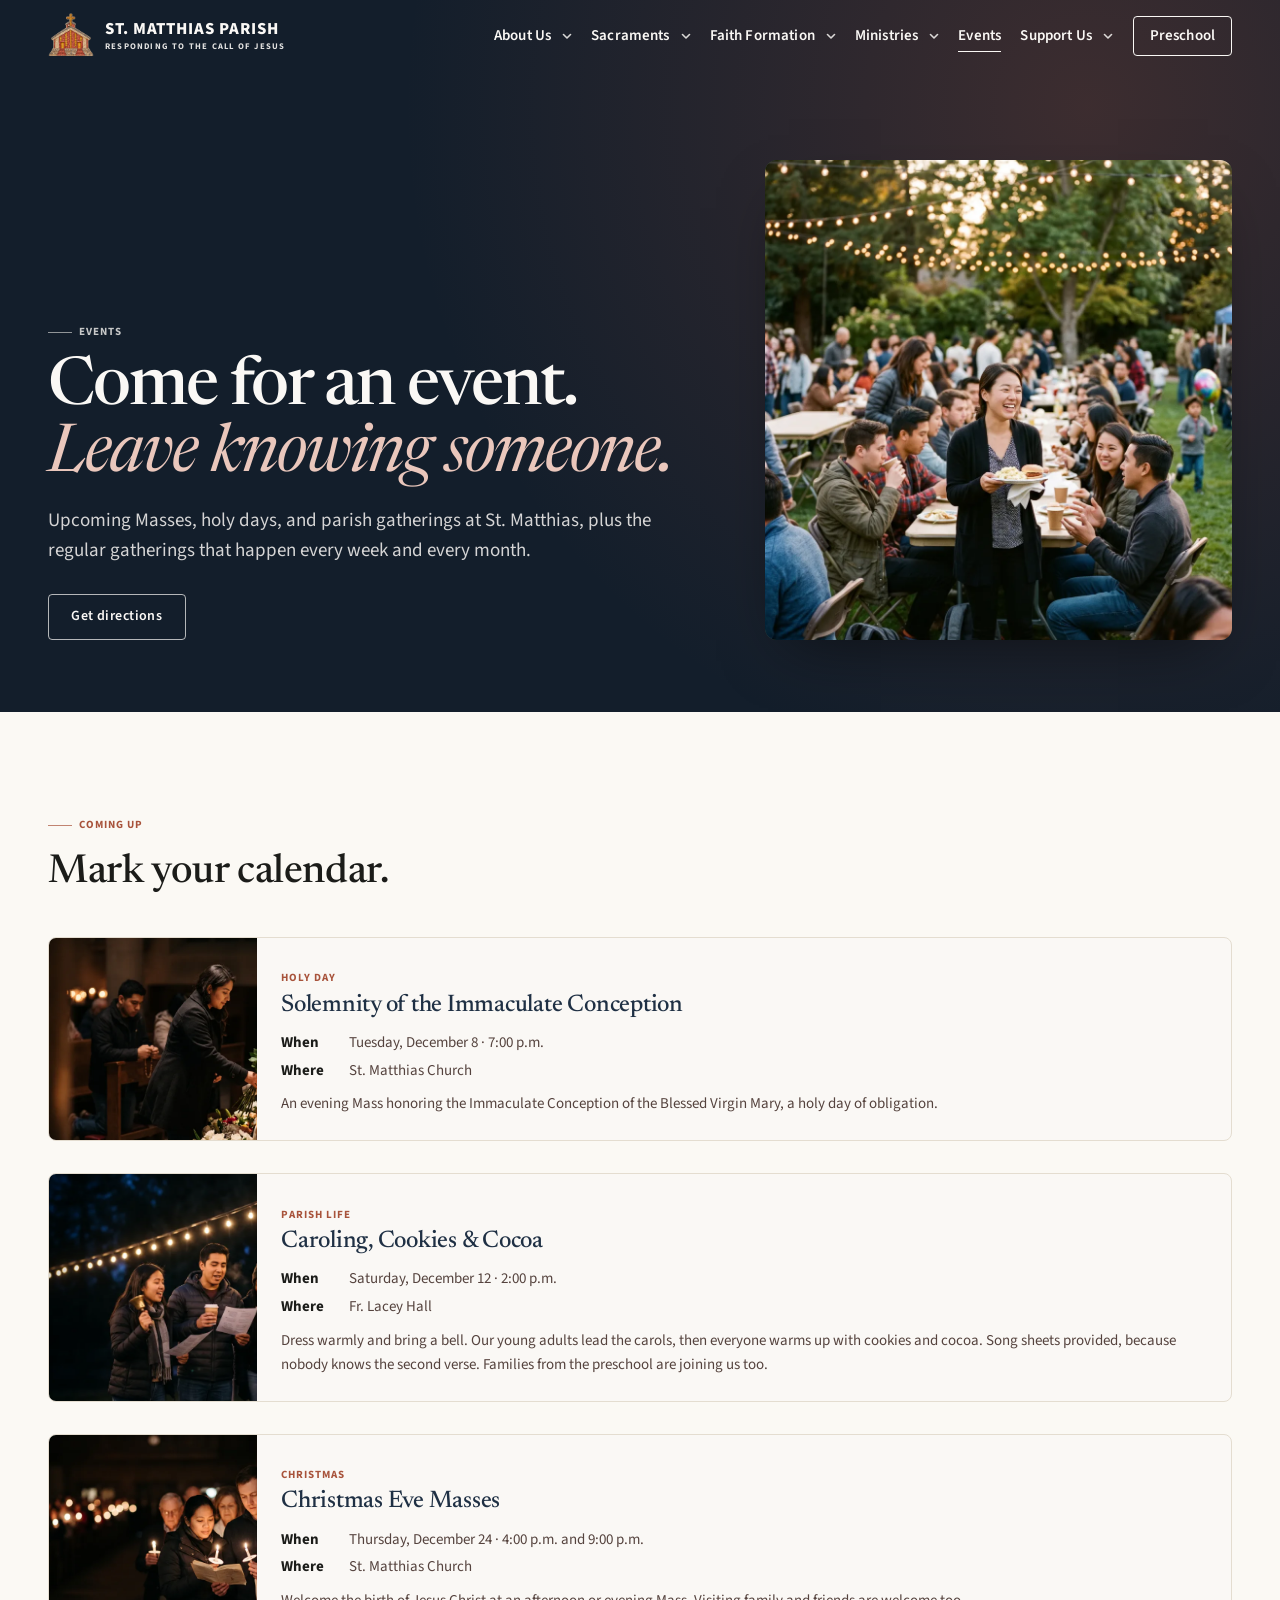
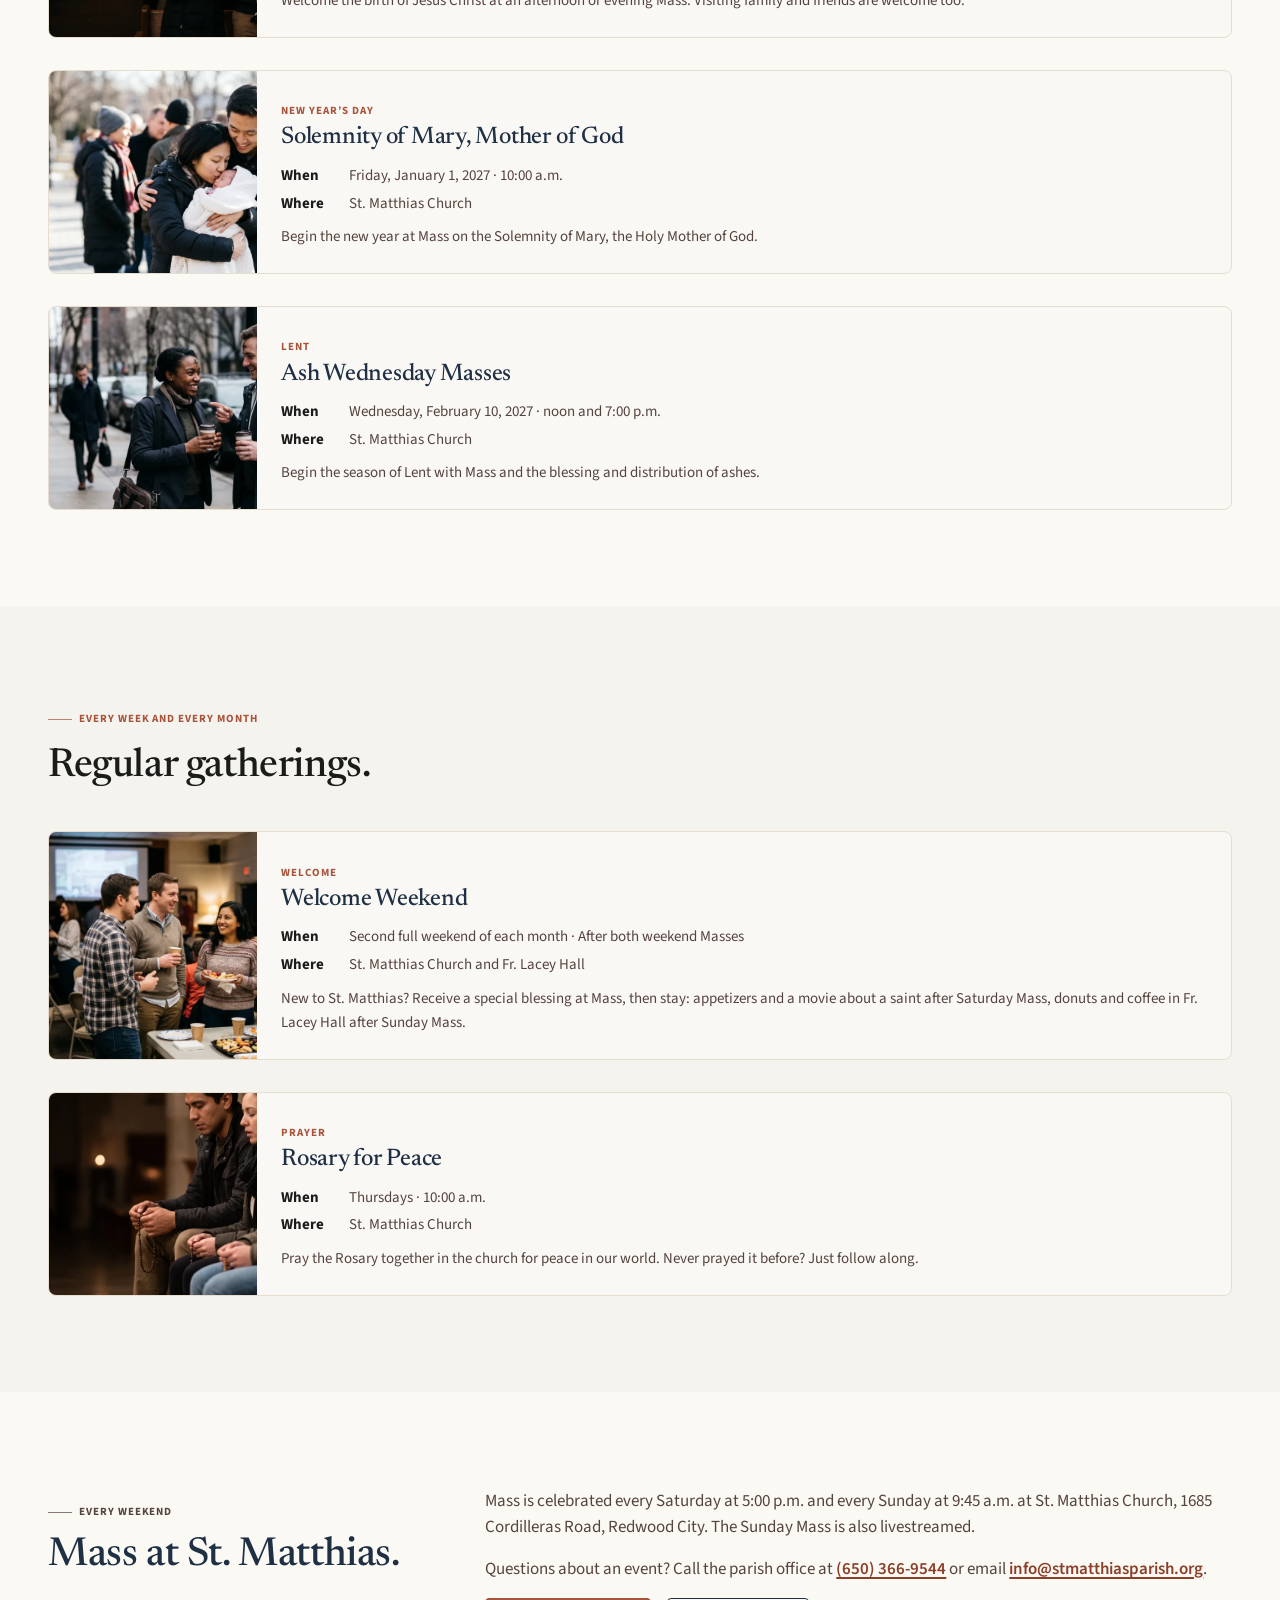
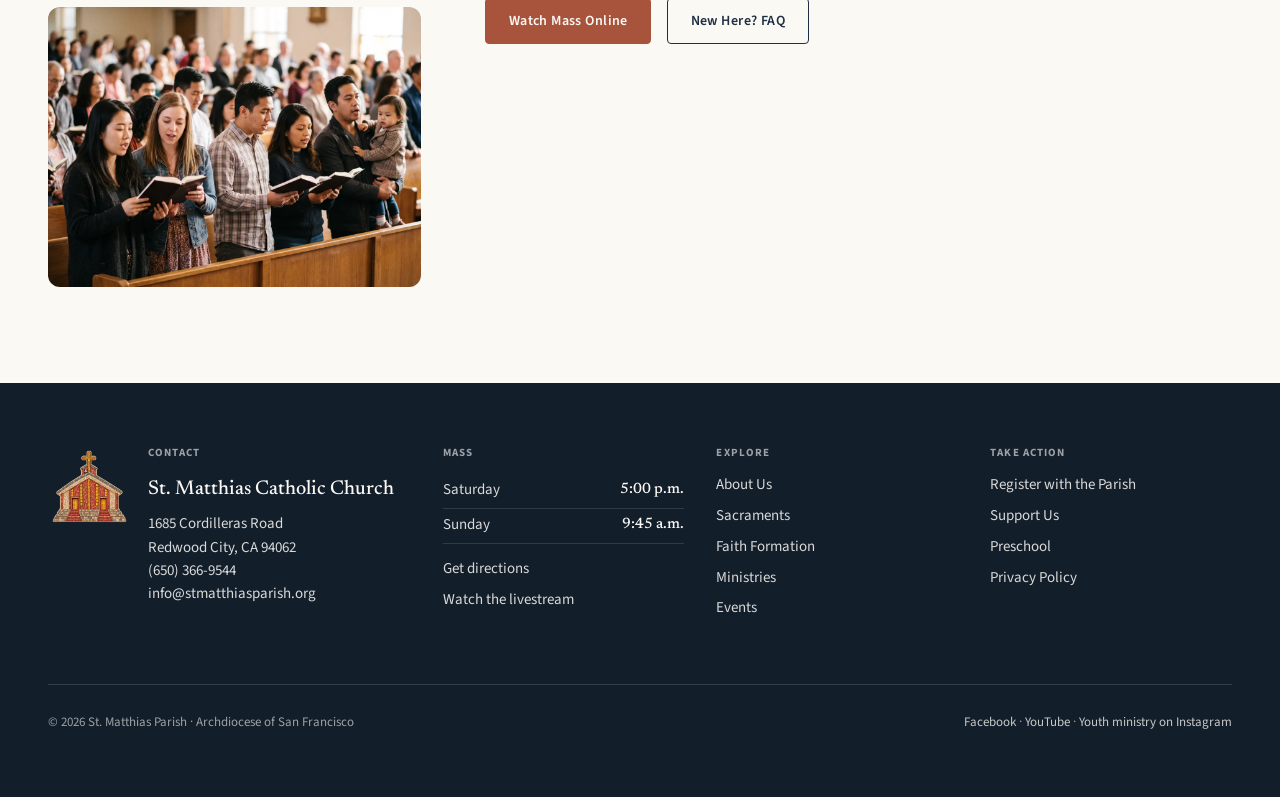
<file: events/index.html>
<!DOCTYPE html>
<html lang="en">
<head>
  <meta charset="utf-8">
  <meta name="viewport" content="width=device-width, initial-scale=1">
  <title>Events | St. Matthias Catholic Church, Redwood City</title>
  <meta name="description" content="Upcoming Masses, holy days, and parish gatherings at St. Matthias Catholic Church in Redwood City, plus regular gatherings like Welcome Weekend and the Rosary for Peace.">
  <meta name="theme-color" content="#1F3044">
  <link rel="icon" href="/images/logo-icon.png" type="image/png">
  <link rel="preconnect" href="https://fonts.googleapis.com">
  <link rel="preconnect" href="https://fonts.gstatic.com" crossorigin>
  <link rel="stylesheet" href="https://fonts.googleapis.com/css2?family=Newsreader:ital,opsz,wght@0,6..72,400;0,6..72,500;0,6..72,600;1,6..72,400&family=Source+Sans+3:wght@400;600;700&display=swap">
  <link rel="stylesheet" href="/css/tokens.css">
  <link rel="stylesheet" href="/css/site.css">
</head>
<body>
  <a class="skip-link" href="#main">Skip to content</a>

<!-- build:header -->
<header class="site-header">
  <div class="container header-inner">
    <a class="brand" href="/" aria-label="St. Matthias Parish home" data-load style="--d:0ms">
      <img class="brand-mark" src="/images/logo-icon.png" width="256" height="256" alt="">
      <span class="brand-text"><span class="brand-name">St. Matthias Parish</span><span class="brand-tag">Responding to the Call of Jesus</span></span>
    </a>
    <nav class="nav-primary" aria-label="Primary" data-load style="--d:120ms">
      <ul class="nav-list">
        <li class="nav-item has-sub"><a class="nav-link" href="/about-us/">About Us</a><button class="sub-toggle" type="button" aria-expanded="false" aria-controls="sub-about-us"><span class="visually-hidden">About Us menu</span><svg class="chev" viewBox="0 0 12 12" width="12" height="12" aria-hidden="true" focusable="false"><path d="M2.5 4.5 6 8l3.5-3.5" fill="none" stroke="currentColor" stroke-width="1.6" stroke-linecap="round" stroke-linejoin="round"/></svg></button><ul class="subnav" id="sub-about-us"><li><a href="/about-us/#mission">Our Parish &amp; Mission</a></li><li><a href="/about-us/#staff-leadership">Staff &amp; Leadership</a></li><li><a href="/about-us/#faq">New Here? FAQ</a></li><li><a href="/about-us/#contact">Contact &amp; Nonprofit Information</a></li></ul></li>
        <li class="nav-item has-sub"><a class="nav-link" href="/sacraments/">Sacraments</a><button class="sub-toggle" type="button" aria-expanded="false" aria-controls="sub-sacraments"><span class="visually-hidden">Sacraments menu</span><svg class="chev" viewBox="0 0 12 12" width="12" height="12" aria-hidden="true" focusable="false"><path d="M2.5 4.5 6 8l3.5-3.5" fill="none" stroke="currentColor" stroke-width="1.6" stroke-linecap="round" stroke-linejoin="round"/></svg></button><ul class="subnav" id="sub-sacraments"><li><a href="/sacraments/#baptism">Baptism</a></li><li><a href="/sacraments/#reconciliation">Reconciliation</a></li><li><a href="/sacraments/#first-communion">First Communion &amp; Eucharist</a></li><li><a href="/sacraments/#confirmation">Confirmation</a></li><li><a href="/sacraments/#marriage">Marriage</a></li><li><a href="/sacraments/#anointing-of-the-sick">Anointing of the Sick</a></li><li><a href="/sacraments/#holy-orders">Holy Orders &amp; Vocations</a></li></ul></li>
        <li class="nav-item has-sub"><a class="nav-link" href="/faith-formation/">Faith Formation</a><button class="sub-toggle" type="button" aria-expanded="false" aria-controls="sub-faith-formation"><span class="visually-hidden">Faith Formation menu</span><svg class="chev" viewBox="0 0 12 12" width="12" height="12" aria-hidden="true" focusable="false"><path d="M2.5 4.5 6 8l3.5-3.5" fill="none" stroke="currentColor" stroke-width="1.6" stroke-linecap="round" stroke-linejoin="round"/></svg></button><ul class="subnav" id="sub-faith-formation"><li><a href="/faith-formation/#children-families">Children &amp; Families</a></li><li><a href="/faith-formation/#youth">Youth</a></li><li><a href="/faith-formation/#adults">Adults</a></li><li><a href="/faith-formation/#becoming-catholic">Becoming Catholic</a></li></ul></li>
        <li class="nav-item has-sub"><a class="nav-link" href="/ministries/">Ministries</a><button class="sub-toggle" type="button" aria-expanded="false" aria-controls="sub-ministries"><span class="visually-hidden">Ministries menu</span><svg class="chev" viewBox="0 0 12 12" width="12" height="12" aria-hidden="true" focusable="false"><path d="M2.5 4.5 6 8l3.5-3.5" fill="none" stroke="currentColor" stroke-width="1.6" stroke-linecap="round" stroke-linejoin="round"/></svg></button><ul class="subnav" id="sub-ministries"><li><a href="/ministries/#worship">Worship at Mass</a></li><li><a href="/ministries/#service">Serve Our Neighbors</a></li><li><a href="/ministries/#welcome">Welcome &amp; Community</a></li><li><a href="/ministries/#care">Care &amp; Support</a></li><li><a href="/ministries/#parish-support">Help the Parish</a></li></ul></li>
        <li class="nav-item"><a class="nav-link" href="/events/" aria-current="page">Events</a></li>
        <li class="nav-item has-sub nav-item-support"><a class="nav-link" href="/support-us/">Support Us</a><button class="sub-toggle" type="button" aria-expanded="false" aria-controls="sub-support-us"><span class="visually-hidden">Support Us menu</span><svg class="chev" viewBox="0 0 12 12" width="12" height="12" aria-hidden="true" focusable="false"><path d="M2.5 4.5 6 8l3.5-3.5" fill="none" stroke="currentColor" stroke-width="1.6" stroke-linecap="round" stroke-linejoin="round"/></svg></button><ul class="subnav" id="sub-support-us"><li><a href="/support-us/#regular-collection">Regular Collection</a></li><li><a href="/support-us/#roofing-fund">St. Matthias Roofing Fund</a></li><li><a href="/support-us/#annual-appeal">Archdiocesan Annual Appeal</a></li><li><a href="/support-us/#building-fund">Building Fund</a></li><li><a href="/support-us/#st-vincent-de-paul">St. Vincent de Paul</a></li><li><a href="/support-us/#faith-formation">Faith Formation</a></li><li><a href="/support-us/#mass-stipend">Mass Stipend</a></li><li><a href="/support-us/#flower-offering">Flower Offering</a></li><li><a href="/support-us/#holy-days">Holy Days — All Saints &amp; All Souls</a></li><li><a href="/support-us/#world-mission-sunday">World Mission Sunday</a></li><li><a href="/support-us/#st-patricks-seminary">St. Patrick’s Seminary</a></li><li><a href="/support-us/#human-development">Campaign for Human Development</a></li></ul></li>
        <li class="nav-item nav-item-external"><a class="nav-link nav-external" href="https://stmatthiaspreschool.org/" target="_blank" rel="noopener">Preschool<span class="visually-hidden"> (opens in a new tab)</span></a></li>
      </ul>
    </nav>
    <button class="nav-toggle" type="button" aria-expanded="false" aria-controls="drawer" aria-label="Open menu" data-load style="--d:120ms">
      <span></span><span></span><span></span>
    </button>
  </div>
</header>

<div class="drawer" id="drawer" aria-hidden="true">
  <div class="drawer-scrim"></div>
  <div class="drawer-panel" role="dialog" aria-modal="true" aria-label="Menu">
    <div class="drawer-top">
      <a class="drawer-title" href="/">St. Matthias Parish</a>
      <button class="drawer-close" type="button" aria-label="Close menu">
        <svg width="20" height="20" viewBox="0 0 20 20" aria-hidden="true"><path d="M4 4l12 12M16 4L4 16" stroke="currentColor" stroke-width="2" stroke-linecap="round"/></svg>
      </button>
    </div>
    <nav class="drawer-nav" aria-label="Mobile">
      <ul>
        <li class="drawer-item"><div class="drawer-row"><a href="/about-us/">About Us</a><button class="drawer-sub-toggle" type="button" aria-expanded="false" aria-controls="dsub-about-us"><span class="visually-hidden">Show About Us links</span><svg class="chev" viewBox="0 0 12 12" width="12" height="12" aria-hidden="true" focusable="false"><path d="M2.5 4.5 6 8l3.5-3.5" fill="none" stroke="currentColor" stroke-width="1.6" stroke-linecap="round" stroke-linejoin="round"/></svg></button></div><ul class="drawer-sub" id="dsub-about-us" hidden><li><a href="/about-us/#mission">Our Parish &amp; Mission</a></li><li><a href="/about-us/#staff-leadership">Staff &amp; Leadership</a></li><li><a href="/about-us/#faq">New Here? FAQ</a></li><li><a href="/about-us/#contact">Contact &amp; Nonprofit Information</a></li></ul></li>
        <li class="drawer-item"><div class="drawer-row"><a href="/sacraments/">Sacraments</a><button class="drawer-sub-toggle" type="button" aria-expanded="false" aria-controls="dsub-sacraments"><span class="visually-hidden">Show Sacraments links</span><svg class="chev" viewBox="0 0 12 12" width="12" height="12" aria-hidden="true" focusable="false"><path d="M2.5 4.5 6 8l3.5-3.5" fill="none" stroke="currentColor" stroke-width="1.6" stroke-linecap="round" stroke-linejoin="round"/></svg></button></div><ul class="drawer-sub" id="dsub-sacraments" hidden><li><a href="/sacraments/#baptism">Baptism</a></li><li><a href="/sacraments/#reconciliation">Reconciliation</a></li><li><a href="/sacraments/#first-communion">First Communion &amp; Eucharist</a></li><li><a href="/sacraments/#confirmation">Confirmation</a></li><li><a href="/sacraments/#marriage">Marriage</a></li><li><a href="/sacraments/#anointing-of-the-sick">Anointing of the Sick</a></li><li><a href="/sacraments/#holy-orders">Holy Orders &amp; Vocations</a></li></ul></li>
        <li class="drawer-item"><div class="drawer-row"><a href="/faith-formation/">Faith Formation</a><button class="drawer-sub-toggle" type="button" aria-expanded="false" aria-controls="dsub-faith-formation"><span class="visually-hidden">Show Faith Formation links</span><svg class="chev" viewBox="0 0 12 12" width="12" height="12" aria-hidden="true" focusable="false"><path d="M2.5 4.5 6 8l3.5-3.5" fill="none" stroke="currentColor" stroke-width="1.6" stroke-linecap="round" stroke-linejoin="round"/></svg></button></div><ul class="drawer-sub" id="dsub-faith-formation" hidden><li><a href="/faith-formation/#children-families">Children &amp; Families</a></li><li><a href="/faith-formation/#youth">Youth</a></li><li><a href="/faith-formation/#adults">Adults</a></li><li><a href="/faith-formation/#becoming-catholic">Becoming Catholic</a></li></ul></li>
        <li class="drawer-item"><div class="drawer-row"><a href="/ministries/">Ministries</a><button class="drawer-sub-toggle" type="button" aria-expanded="false" aria-controls="dsub-ministries"><span class="visually-hidden">Show Ministries links</span><svg class="chev" viewBox="0 0 12 12" width="12" height="12" aria-hidden="true" focusable="false"><path d="M2.5 4.5 6 8l3.5-3.5" fill="none" stroke="currentColor" stroke-width="1.6" stroke-linecap="round" stroke-linejoin="round"/></svg></button></div><ul class="drawer-sub" id="dsub-ministries" hidden><li><a href="/ministries/#worship">Worship at Mass</a></li><li><a href="/ministries/#service">Serve Our Neighbors</a></li><li><a href="/ministries/#welcome">Welcome &amp; Community</a></li><li><a href="/ministries/#care">Care &amp; Support</a></li><li><a href="/ministries/#parish-support">Help the Parish</a></li></ul></li>
        <li class="drawer-item"><div class="drawer-row"><a href="/events/" aria-current="page">Events</a></div></li>
        <li class="drawer-item drawer-item-support"><div class="drawer-row"><a href="/support-us/">Support Us</a><button class="drawer-sub-toggle" type="button" aria-expanded="false" aria-controls="dsub-support-us"><span class="visually-hidden">Show Support Us links</span><svg class="chev" viewBox="0 0 12 12" width="12" height="12" aria-hidden="true" focusable="false"><path d="M2.5 4.5 6 8l3.5-3.5" fill="none" stroke="currentColor" stroke-width="1.6" stroke-linecap="round" stroke-linejoin="round"/></svg></button></div><ul class="drawer-sub" id="dsub-support-us" hidden><li><a href="/support-us/#regular-collection">Regular Collection</a></li><li><a href="/support-us/#roofing-fund">St. Matthias Roofing Fund</a></li><li><a href="/support-us/#annual-appeal">Archdiocesan Annual Appeal</a></li><li><a href="/support-us/#building-fund">Building Fund</a></li><li><a href="/support-us/#st-vincent-de-paul">St. Vincent de Paul</a></li><li><a href="/support-us/#faith-formation">Faith Formation</a></li><li><a href="/support-us/#mass-stipend">Mass Stipend</a></li><li><a href="/support-us/#flower-offering">Flower Offering</a></li><li><a href="/support-us/#holy-days">Holy Days — All Saints &amp; All Souls</a></li><li><a href="/support-us/#world-mission-sunday">World Mission Sunday</a></li><li><a href="/support-us/#st-patricks-seminary">St. Patrick’s Seminary</a></li><li><a href="/support-us/#human-development">Campaign for Human Development</a></li></ul></li>
        <li class="drawer-item drawer-item-external"><div class="drawer-row"><a href="https://stmatthiaspreschool.org/" target="_blank" rel="noopener">Preschool<span class="visually-hidden"> (opens in a new tab)</span></a></div></li>
      </ul>
    </nav>
    <div class="drawer-meta">
      <strong>Mass this weekend</strong>
      <div class="pills"><span class="pill"><span class="pill-day">Saturday</span><span class="pill-time">5:00 p.m.</span></span><span class="pill"><span class="pill-day">Sunday</span><span class="pill-time">9:45 a.m.</span></span></div>
      <address>1685 Cordilleras Road<br>Redwood City, CA 94062<br><a href="tel:+16503669544">(650) 366-9544</a></address>
    </div>
  </div>
</div>
<!-- /build:header -->

  <main id="main">
    <section class="page-hero" aria-labelledby="page-title">
      <div class="container page-hero-grid">
        <div class="page-hero-copy">
          <p class="overline">Events</p>
          <h1 id="page-title">Come for an event. <em>Leave knowing someone.</em></h1>
          <p class="lede">Upcoming Masses, holy days, and parish gatherings at St. Matthias, plus the regular gatherings that happen every week and every month.</p>
          <div class="btn-row">
            <a class="btn btn-ghost" href="https://www.google.com/maps/dir/?api=1&amp;destination=1685+Cordilleras+Road,+Redwood+City,+CA+94062" target="_blank" rel="noopener">Get directions<span class="visually-hidden"> (opens in a new tab)</span></a>
          </div>
        </div>
        <img class="page-hero-media media-ph ph-moss" data-image-slot="events-hero" src="/images/GeminiGeneratedImages/web/events-hero-960.webp" width="960" height="1200" alt="" decoding="async" fetchpriority="high">
      </div>
    </section>

<!-- build:events-list -->
<section class="section" aria-labelledby="coming-up-title">
<div class="container">
<div class="section-head"><p class="overline">Coming up</p><h2 class="h-xl" id="coming-up-title">Mark your calendar.</h2></div>
<div class="event-list" data-event-list>
<article class="event-item" id="masses-of-remembrance" data-event-end="2026-11-08T10:45:00-08:00">
  <img class="event-item-media media-ph" data-image-slot="event-masses-of-remembrance" src="/images/GeminiGeneratedImages/web/event-masses-of-remembrance-960.webp" width="960" height="540" alt="" decoding="async" loading="lazy">
  <div class="event-item-body">
    <p class="eyebrow">Worship</p>
    <h3>Masses of Remembrance</h3>
    <dl class="event-facts">
      <div><dt>When</dt><dd><time datetime="2026-11-07T17:00:00-08:00">November 7–8</time> &middot; Saturday 5:00 p.m. · Sunday 9:45 a.m.</dd></div>
      <div><dt>Where</dt><dd>St. Matthias Church</dd></div>
    </dl>
    <p>Bring a photo of someone you love for the ofrenda at the back of the church. At each Mass we read aloud the names of those who died this past year, light a candle for each, and send families home with a daffodil bulb to plant.</p>
    <p class="event-action"><a class="link-arrow" href="https://www.youtube.com/channel/UCRRy371aMVoldjaDoj8droA/live" target="_blank" rel="noopener">Watch the livestream<span class="visually-hidden"> (opens in a new tab)</span></a></p>
  </div>
</article>
<article class="event-item" id="svdp-winter-drive" data-event-end="2026-11-22T10:45:00-08:00">
  <img class="event-item-media media-ph" data-image-slot="event-svdp-winter-drive" src="/images/GeminiGeneratedImages/web/event-svdp-winter-drive-960.webp" width="960" height="540" alt="" decoding="async" loading="lazy">
  <div class="event-item-body">
    <p class="eyebrow">Serve</p>
    <h3>St. Vincent de Paul Winter Drive</h3>
    <dl class="event-facts">
      <div><dt>When</dt><dd><time datetime="2026-11-14T17:00:00-08:00">November 14–22</time> &middot; Saturday 5:00 p.m. · Sunday 9:45 a.m.</dd></div>
      <div><dt>Where</dt><dd>Drop-off in Fr. Lacey Hall at weekend Masses</dd></div>
    </dl>
    <p>Socks and coats top the list. Bring men’s and women’s winter wear to Mass either weekend: new thick socks and thermals, or gently used coats, sweaters, hats, scarves, mittens, blankets, and sleeping bags. St. Vincent de Paul gets it all to day laborers and unhoused neighbors. No children’s items, please.</p>

  </div>
</article>
<article class="event-item" id="preschool-dine-out-night" data-event-end="2026-11-17T20:00:00-08:00">
  <img class="event-item-media media-ph" data-image-slot="event-preschool-dine-out-night" src="/images/GeminiGeneratedImages/web/event-preschool-dine-out-night-960.webp" width="960" height="540" alt="" decoding="async" loading="lazy">
  <div class="event-item-body">
    <p class="eyebrow">Preschool</p>
    <h3>Little Turkeys Dine Out Night</h3>
    <dl class="event-facts">
      <div><dt>When</dt><dd><time datetime="2026-11-17T16:00:00-08:00">Tuesday, November 17</time> &middot; 4:00–8:00 p.m.</dd></div>
      <div><dt>Where</dt><dd>McDonald’s, 185 Chestnut St., Redwood City</dd></div>
    </dl>
    <p>Skip the dishes Tuesday night. Dinner at McDonald’s on Chestnut Street becomes a fundraiser for St. Matthias Preschool, and the proceeds buy new trikes and bikes for the playground.</p>

  </div>
</article>
<article class="event-item" id="thanksgiving-mass" data-event-end="2026-11-26T11:00:00-08:00">
  <img class="event-item-media media-ph" data-image-slot="event-thanksgiving-mass" src="/images/GeminiGeneratedImages/web/event-thanksgiving-mass-960.webp" width="960" height="540" alt="" decoding="async" loading="lazy">
  <div class="event-item-body">
    <p class="eyebrow">Worship</p>
    <h3>Thanksgiving Day Mass</h3>
    <dl class="event-facts">
      <div><dt>When</dt><dd><time datetime="2026-11-26T10:00:00-08:00">Thursday, November 26</time> &middot; 10:00 a.m.</dd></div>
      <div><dt>Where</dt><dd>St. Matthias Church</dd></div>
    </dl>
    <p>Begin Thanksgiving Day by giving thanks to God together at Mass.</p>

  </div>
</article>
<article class="event-item" id="immaculate-conception" data-event-end="2026-12-08T20:00:00-08:00">
  <img class="event-item-media media-ph" data-image-slot="event-immaculate-conception" src="/images/GeminiGeneratedImages/web/event-immaculate-conception-960.webp" width="960" height="540" alt="" decoding="async" loading="lazy">
  <div class="event-item-body">
    <p class="eyebrow">Holy day</p>
    <h3>Solemnity of the Immaculate Conception</h3>
    <dl class="event-facts">
      <div><dt>When</dt><dd><time datetime="2026-12-08T19:00:00-08:00">Tuesday, December 8</time> &middot; 7:00 p.m.</dd></div>
      <div><dt>Where</dt><dd>St. Matthias Church</dd></div>
    </dl>
    <p>An evening Mass honoring the Immaculate Conception of the Blessed Virgin Mary, a holy day of obligation.</p>

  </div>
</article>
<article class="event-item" id="caroling-cookies-cocoa" data-event-end="2026-12-12T17:00:00-08:00">
  <img class="event-item-media media-ph" data-image-slot="event-caroling-cookies-cocoa" src="/images/GeminiGeneratedImages/web/event-caroling-cookies-cocoa-960.webp" width="960" height="540" alt="" decoding="async" loading="lazy">
  <div class="event-item-body">
    <p class="eyebrow">Parish life</p>
    <h3>Caroling, Cookies &amp; Cocoa</h3>
    <dl class="event-facts">
      <div><dt>When</dt><dd><time datetime="2026-12-12T14:00:00-08:00">Saturday, December 12</time> &middot; 2:00 p.m.</dd></div>
      <div><dt>Where</dt><dd>Fr. Lacey Hall</dd></div>
    </dl>
    <p>Dress warmly and bring a bell. Our young adults lead the carols, then everyone warms up with cookies and cocoa. Song sheets provided, because nobody knows the second verse. Families from the preschool are joining us too.</p>

  </div>
</article>
<article class="event-item" id="christmas-eve-masses" data-event-end="2026-12-24T22:00:00-08:00">
  <img class="event-item-media media-ph" data-image-slot="event-christmas-eve-masses" src="/images/GeminiGeneratedImages/web/event-christmas-eve-masses-960.webp" width="960" height="540" alt="" decoding="async" loading="lazy">
  <div class="event-item-body">
    <p class="eyebrow">Christmas</p>
    <h3>Christmas Eve Masses</h3>
    <dl class="event-facts">
      <div><dt>When</dt><dd><time datetime="2026-12-24T16:00:00-08:00">Thursday, December 24</time> &middot; 4:00 p.m. and 9:00 p.m.</dd></div>
      <div><dt>Where</dt><dd>St. Matthias Church</dd></div>
    </dl>
    <p>Welcome the birth of Jesus Christ at an afternoon or evening Mass. Visiting family and friends are welcome too.</p>

  </div>
</article>
<article class="event-item" id="mary-mother-of-god" data-event-end="2027-01-01T11:00:00-08:00">
  <img class="event-item-media media-ph" data-image-slot="event-mary-mother-of-god" src="/images/GeminiGeneratedImages/web/event-mary-mother-of-god-960.webp" width="960" height="540" alt="" decoding="async" loading="lazy">
  <div class="event-item-body">
    <p class="eyebrow">New Year’s Day</p>
    <h3>Solemnity of Mary, Mother of God</h3>
    <dl class="event-facts">
      <div><dt>When</dt><dd><time datetime="2027-01-01T10:00:00-08:00">Friday, January 1, 2027</time> &middot; 10:00 a.m.</dd></div>
      <div><dt>Where</dt><dd>St. Matthias Church</dd></div>
    </dl>
    <p>Begin the new year at Mass on the Solemnity of Mary, the Holy Mother of God.</p>

  </div>
</article>
<article class="event-item" id="ash-wednesday" data-event-end="2027-02-10T20:00:00-08:00">
  <img class="event-item-media media-ph" data-image-slot="event-ash-wednesday" src="/images/GeminiGeneratedImages/web/event-ash-wednesday-960.webp" width="960" height="540" alt="" decoding="async" loading="lazy">
  <div class="event-item-body">
    <p class="eyebrow">Lent</p>
    <h3>Ash Wednesday Masses</h3>
    <dl class="event-facts">
      <div><dt>When</dt><dd><time datetime="2027-02-10T12:00:00-08:00">Wednesday, February 10, 2027</time> &middot; noon and 7:00 p.m.</dd></div>
      <div><dt>Where</dt><dd>St. Matthias Church</dd></div>
    </dl>
    <p>Begin the season of Lent with Mass and the blessing and distribution of ashes.</p>

  </div>
</article>
</div>
<p class="event-empty" data-events-empty hidden>New events are being scheduled. Call the parish office at <a href="tel:+16503669544">(650) 366-9544</a> or check back soon.</p>
</div>
</section>
<section class="section section-alt" aria-labelledby="regular-title">
<div class="container">
<div class="section-head"><p class="overline">Every week and every month</p><h2 class="h-xl" id="regular-title">Regular gatherings.</h2></div>
<div class="event-list">
<article class="event-item" id="welcome-weekend">
  <img class="event-item-media media-ph" data-image-slot="event-welcome-weekend" src="/images/GeminiGeneratedImages/web/event-welcome-weekend-960.webp" width="960" height="540" alt="" decoding="async" loading="lazy">
  <div class="event-item-body">
    <p class="eyebrow">Welcome</p>
    <h3>Welcome Weekend</h3>
    <dl class="event-facts">
      <div><dt>When</dt><dd>Second full weekend of each month &middot; After both weekend Masses</dd></div>
      <div><dt>Where</dt><dd>St. Matthias Church and Fr. Lacey Hall</dd></div>
    </dl>
    <p>New to St. Matthias? Receive a special blessing at Mass, then stay: appetizers and a movie about a saint after Saturday Mass, donuts and coffee in Fr. Lacey Hall after Sunday Mass.</p>

  </div>
</article>
<article class="event-item" id="rosary-for-peace">
  <img class="event-item-media media-ph" data-image-slot="event-rosary-for-peace" src="/images/GeminiGeneratedImages/web/event-rosary-for-peace-960.webp" width="960" height="540" alt="" decoding="async" loading="lazy">
  <div class="event-item-body">
    <p class="eyebrow">Prayer</p>
    <h3>Rosary for Peace</h3>
    <dl class="event-facts">
      <div><dt>When</dt><dd>Thursdays &middot; 10:00 a.m.</dd></div>
      <div><dt>Where</dt><dd>St. Matthias Church</dd></div>
    </dl>
    <p>Pray the Rosary together in the church for peace in our world. Never prayed it before? Just follow along.</p>

  </div>
</article>
</div>
</div>
</section>
<!-- /build:events-list -->

    <section class="page-section" aria-labelledby="weekly-title">
      <div class="container page-grid">
        <div class="section-intro">
          <p class="overline">Every weekend</p>
          <h2 id="weekly-title">Mass at St. Matthias.</h2>
          <img class="section-media media-ph ph-navy" data-image-slot="events-weekend-mass" src="/images/GeminiGeneratedImages/web/events-weekend-mass-1200.webp" width="1200" height="900" alt="" decoding="async" loading="lazy">
        </div>
        <div class="prose">
          <p>Mass is celebrated every Saturday at 5:00 p.m. and every Sunday at 9:45 a.m. at St. Matthias Church, 1685 Cordilleras Road, Redwood City. The Sunday Mass is also livestreamed.</p>
          <p>Questions about an event? Call the parish office at <a href="tel:+16503669544">(650) 366-9544</a> or email <a href="mailto:info@stmatthiasparish.org">info@stmatthiasparish.org</a>.</p>
          <div class="btn-row">
            <a class="btn btn-primary" href="https://www.youtube.com/channel/UCRRy371aMVoldjaDoj8droA/live" target="_blank" rel="noopener">Watch Mass Online<span class="visually-hidden"> (opens YouTube in a new tab)</span></a>
            <a class="btn btn-secondary" href="/about-us/#faq">New Here? FAQ</a>
          </div>
        </div>
      </div>
    </section>
  </main>

<!-- build:footer -->
<footer class="site-footer on-dark">
  <div class="container">
    <div class="footer-grid">
      <div class="footer-brand">
        <img class="footer-badge" src="/images/logo-icon.png" width="256" height="256" alt="St. Matthias Parish logo" loading="lazy">
        <div>
          <h2>Contact</h2>
          <strong>St. Matthias Catholic Church</strong>
          <address>1685 Cordilleras Road<br>Redwood City, CA 94062<br>
            <a href="tel:+16503669544">(650) 366-9544</a><br>
            <a href="mailto:info@stmatthiasparish.org">info@stmatthiasparish.org</a></address>
        </div>
      </div>
      <div>
        <h2>Mass</h2>
        <ul class="footer-times"><li><span>Saturday</span><strong>5:00 p.m.</strong></li><li><span>Sunday</span><strong>9:45 a.m.</strong></li></ul>
        <ul class="footer-links footer-links-tight">
          <li><a href="https://www.google.com/maps/dir/?api=1&amp;destination=1685+Cordilleras+Road,+Redwood+City,+CA+94062" target="_blank" rel="noopener">Get directions<span class="visually-hidden"> (opens in a new tab)</span></a></li>
          <li><a href="https://www.youtube.com/channel/UCRRy371aMVoldjaDoj8droA/live" target="_blank" rel="noopener">Watch the livestream<span class="visually-hidden"> (opens in a new tab)</span></a></li>
        </ul>
      </div>
      <div>
        <h2>Explore</h2>
        <ul class="footer-links"><li><a href="/about-us/">About Us</a></li><li><a href="/sacraments/">Sacraments</a></li><li><a href="/faith-formation/">Faith Formation</a></li><li><a href="/ministries/">Ministries</a></li><li><a href="/events/">Events</a></li></ul>
      </div>
      <div>
        <h2>Take Action</h2>
        <ul class="footer-links"><li><a href="https://stmatthias.flocknote.com/" target="_blank" rel="noopener">Register with the Parish<span class="visually-hidden"> (opens in a new tab)</span></a></li><li><a href="/support-us/">Support Us</a></li><li><a href="https://stmatthiaspreschool.org/" target="_blank" rel="noopener">Preschool<span class="visually-hidden"> (opens in a new tab)</span></a></li><li><a href="/privacy/">Privacy Policy</a></li></ul>
      </div>
    </div>
    <div class="footer-bottom">
      <div class="footer-identity">
        <p>&copy; 2026 St. Matthias Parish &middot; Archdiocese of San Francisco</p>
        <!-- Legal identity: set legalName, nonprofitStatus, and ein in data/site.json once confirmed. -->
      </div>
      <p class="footer-social"><a href="https://www.facebook.com/StMatthiasCatholicChurch" target="_blank" rel="noopener">Facebook<span class="visually-hidden"> (opens in a new tab)</span></a> &middot; <a href="https://www.youtube.com/channel/UCRRy371aMVoldjaDoj8droA" target="_blank" rel="noopener">YouTube<span class="visually-hidden"> (opens in a new tab)</span></a> &middot; <a href="https://www.instagram.com/st_matthias_youth/" target="_blank" rel="noopener">Youth ministry on Instagram<span class="visually-hidden"> (opens in a new tab)</span></a></p>
    </div>
  </div>
</footer>
<!-- /build:footer -->

  <script src="/js/events.js" defer></script>
  <script src="/js/nav.js" defer></script>
</body>
</html>
</file>
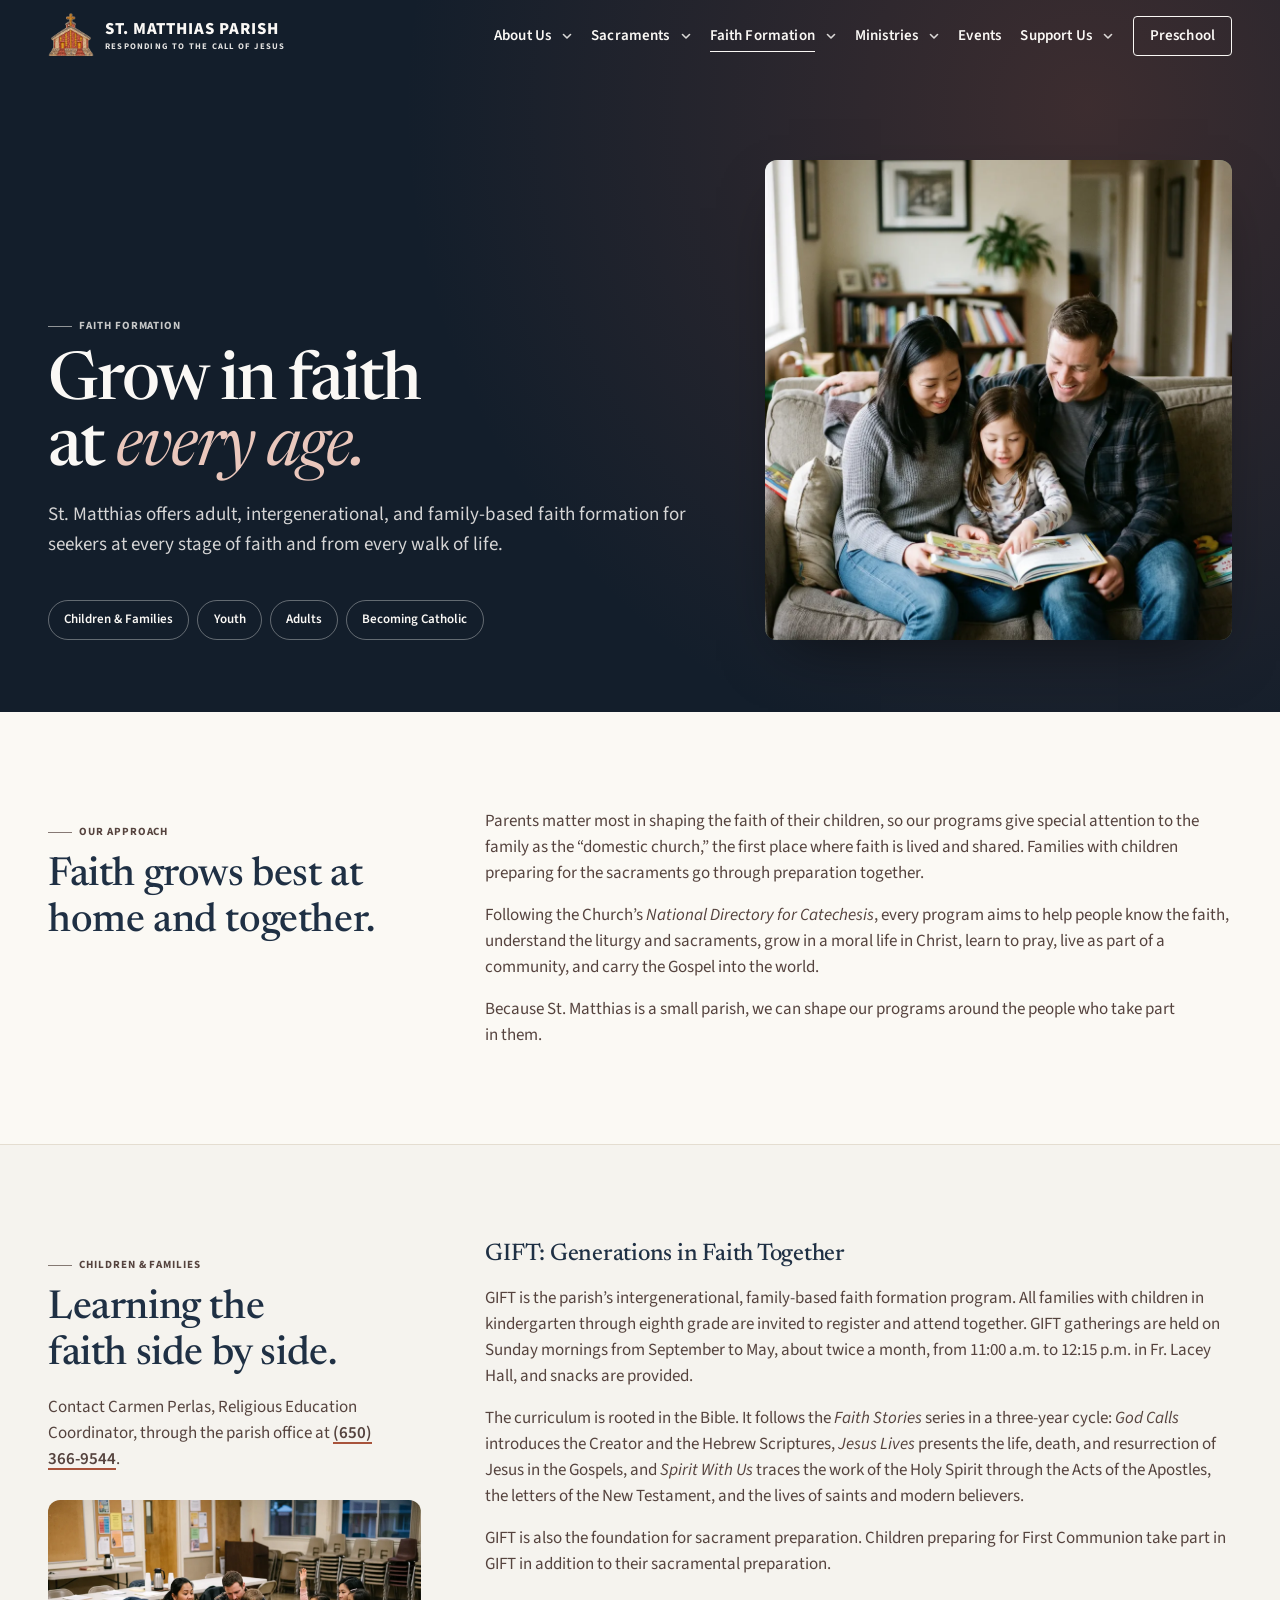
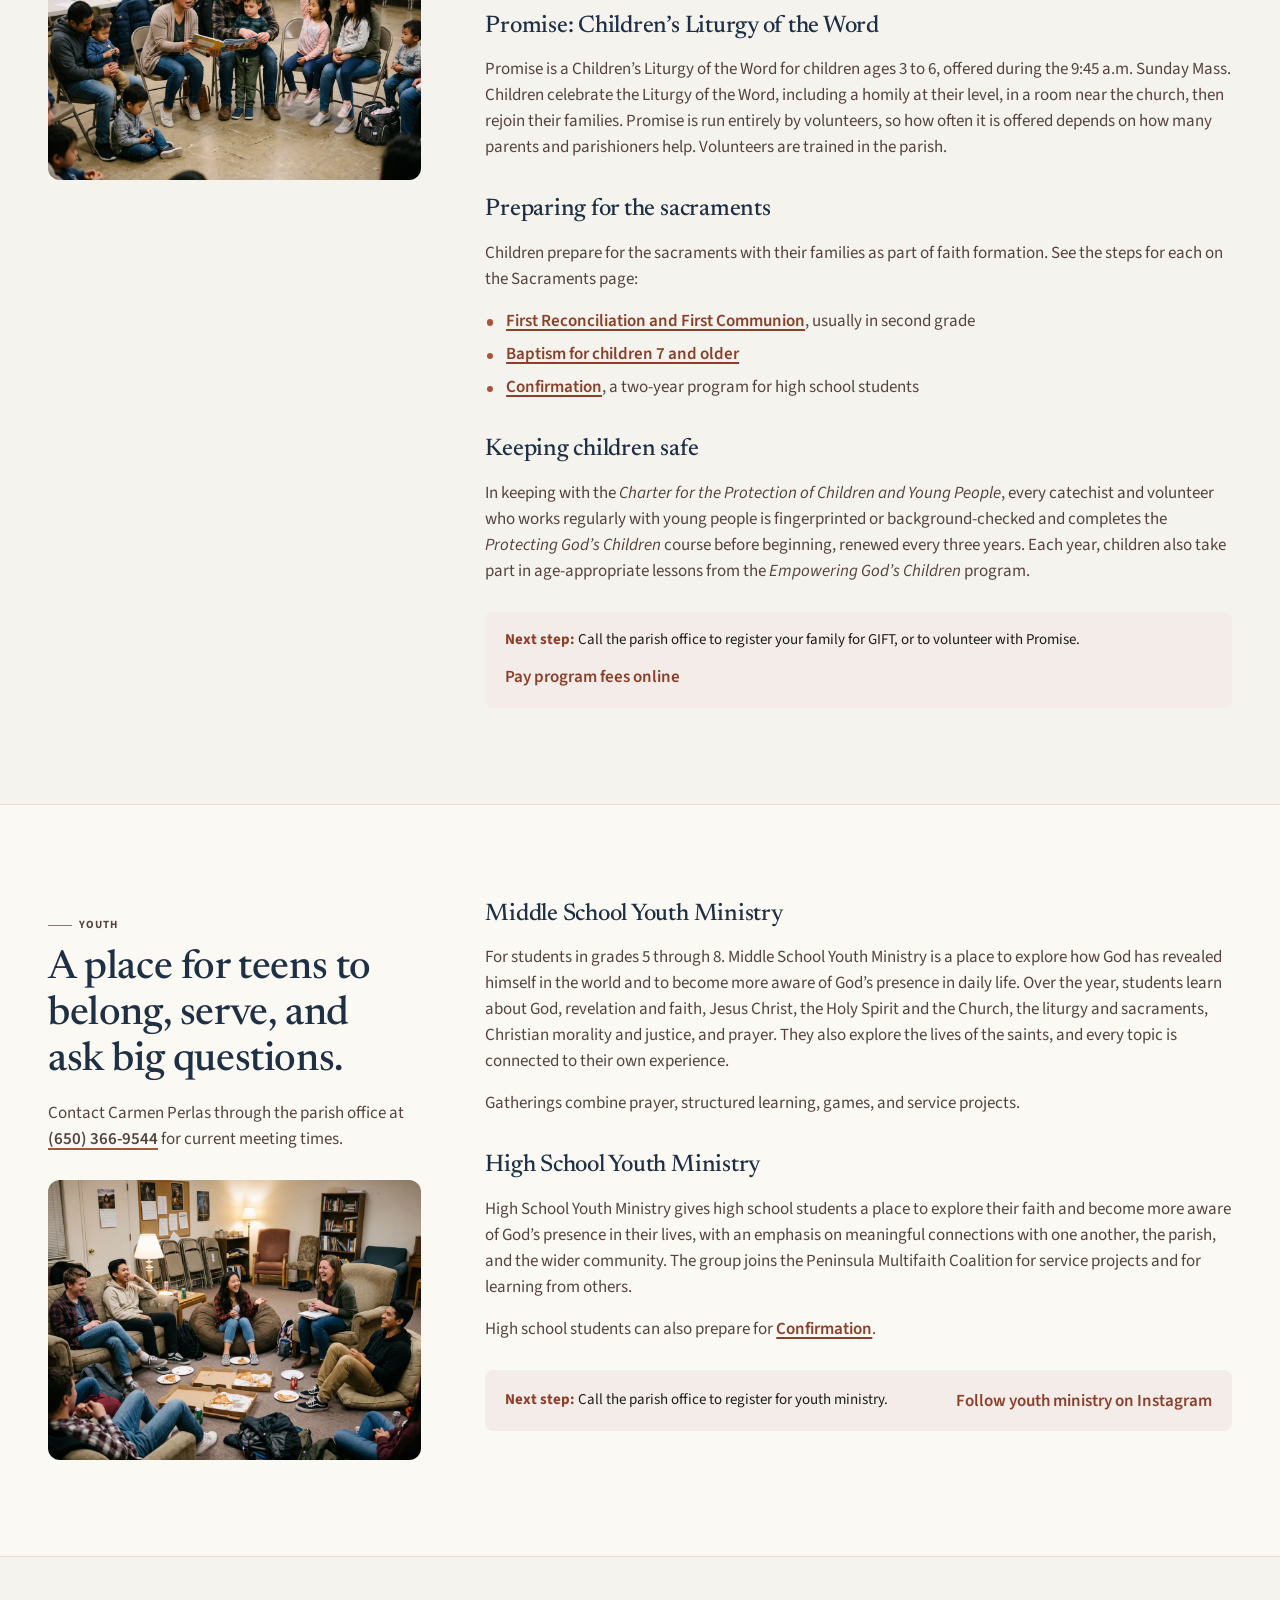
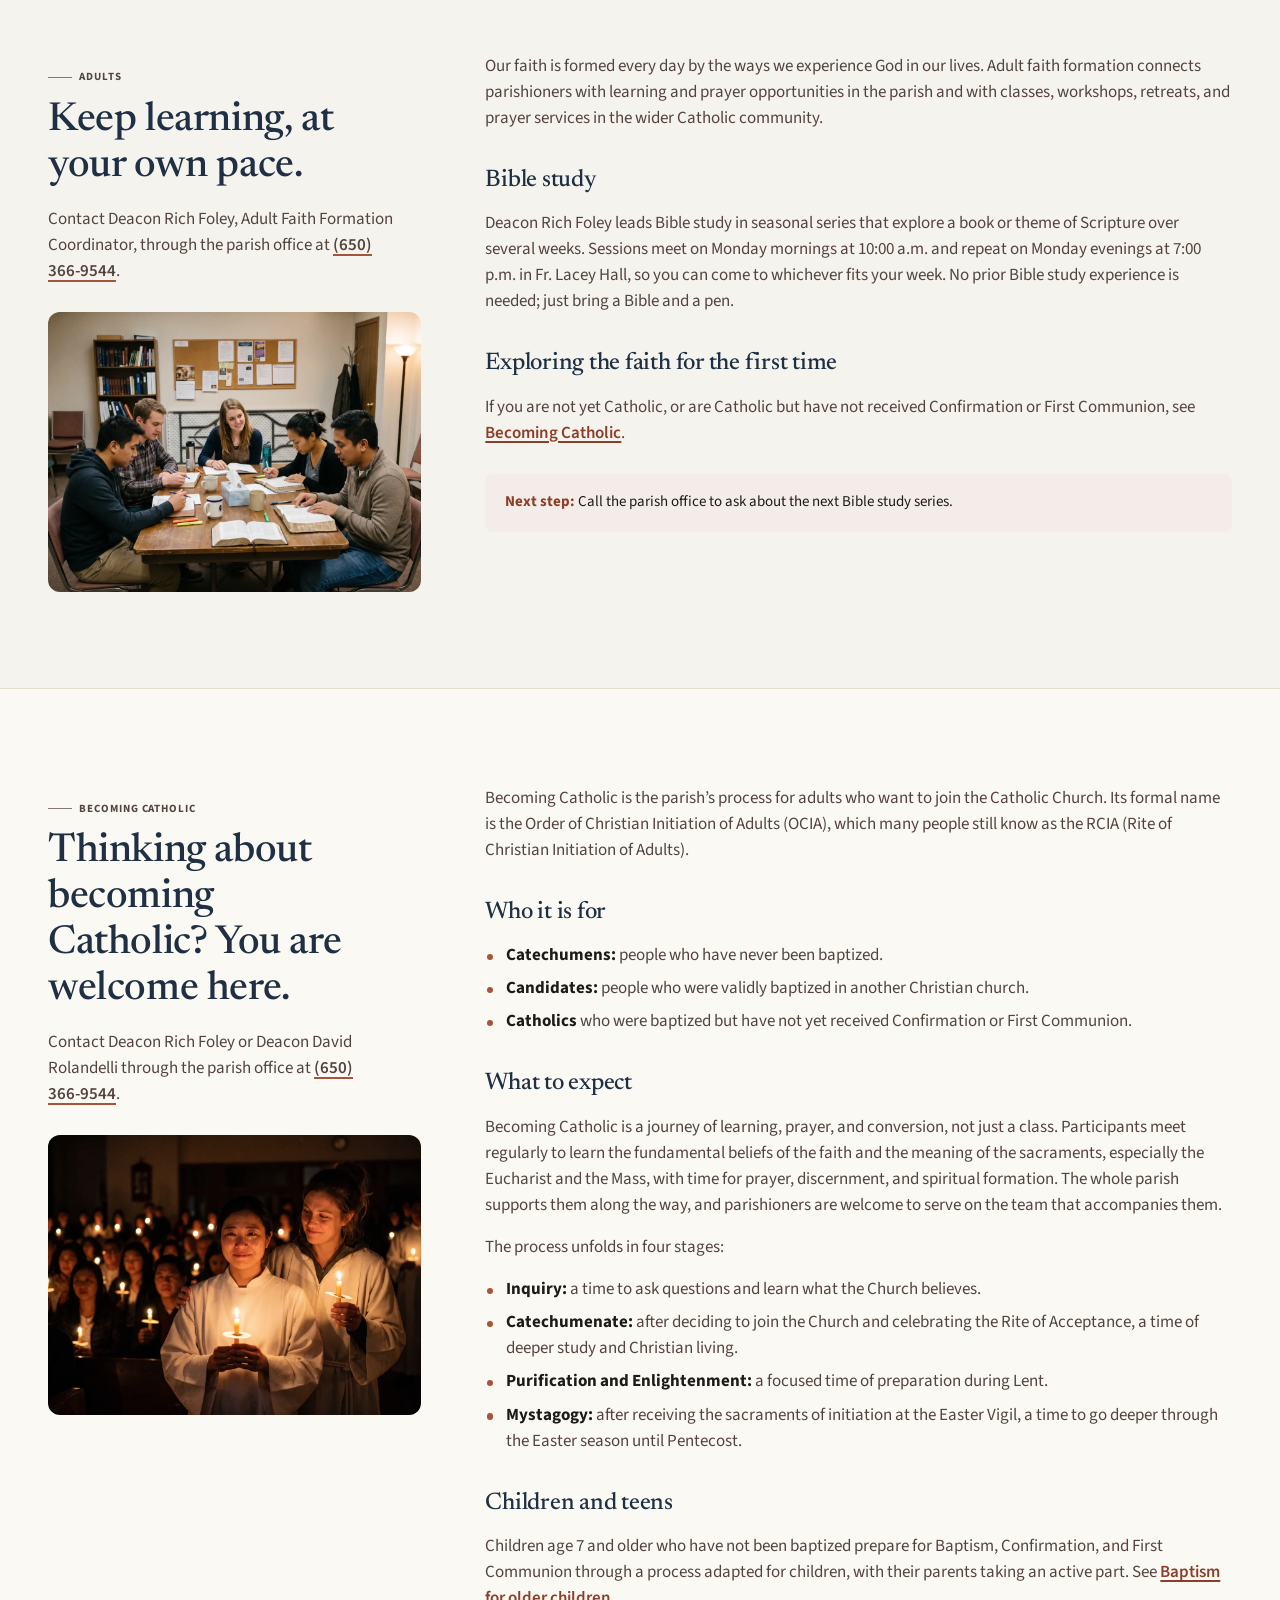
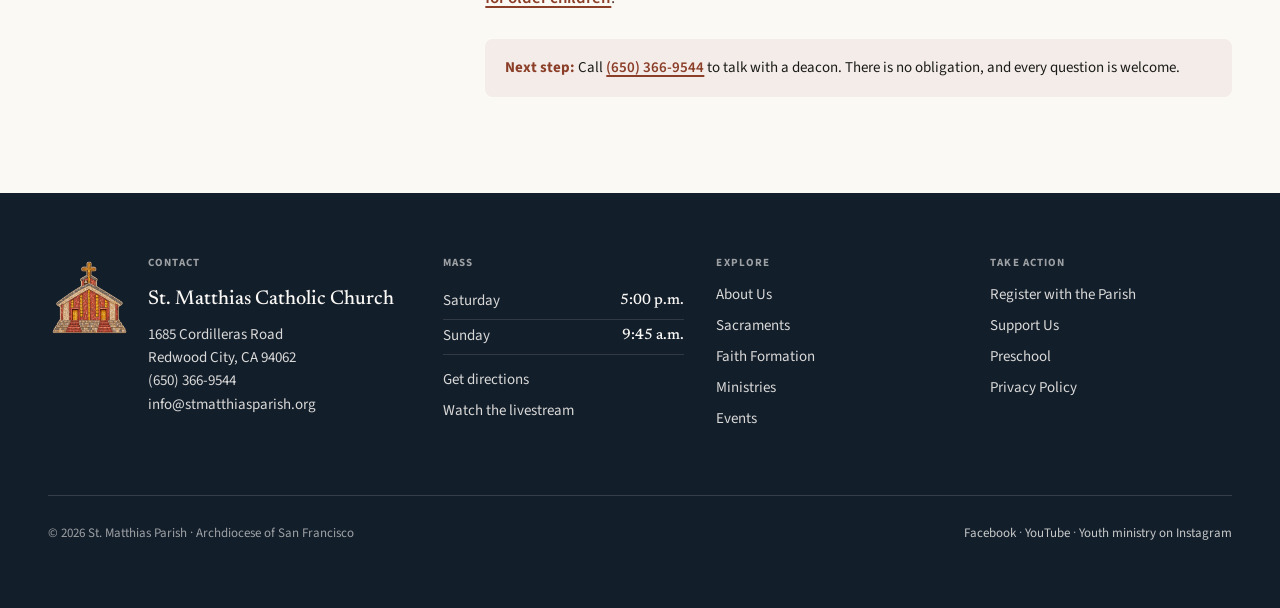
<file: faith-formation/index.html>
<!DOCTYPE html>
<html lang="en">
<head>
  <meta charset="utf-8">
  <meta name="viewport" content="width=device-width, initial-scale=1">
  <title>Faith Formation | St. Matthias Catholic Church, Redwood City</title>
  <meta name="description" content="Family faith formation (GIFT), Children’s Liturgy of the Word, youth ministry, adult Bible study, and Becoming Catholic at St. Matthias Catholic Church in Redwood City.">
  <meta name="theme-color" content="#1F3044">
  <link rel="icon" href="/images/logo-icon.png" type="image/png">
  <link rel="preconnect" href="https://fonts.googleapis.com">
  <link rel="preconnect" href="https://fonts.gstatic.com" crossorigin>
  <link rel="stylesheet" href="https://fonts.googleapis.com/css2?family=Newsreader:ital,opsz,wght@0,6..72,400;0,6..72,500;0,6..72,600;1,6..72,400&family=Source+Sans+3:wght@400;600;700&display=swap">
  <link rel="stylesheet" href="/css/tokens.css">
  <link rel="stylesheet" href="/css/site.css">
</head>
<body>
  <a class="skip-link" href="#main">Skip to content</a>

<!-- build:header -->
<header class="site-header">
  <div class="container header-inner">
    <a class="brand" href="/" aria-label="St. Matthias Parish home" data-load style="--d:0ms">
      <img class="brand-mark" src="/images/logo-icon.png" width="256" height="256" alt="">
      <span class="brand-text"><span class="brand-name">St. Matthias Parish</span><span class="brand-tag">Responding to the Call of Jesus</span></span>
    </a>
    <nav class="nav-primary" aria-label="Primary" data-load style="--d:120ms">
      <ul class="nav-list">
        <li class="nav-item has-sub"><a class="nav-link" href="/about-us/">About Us</a><button class="sub-toggle" type="button" aria-expanded="false" aria-controls="sub-about-us"><span class="visually-hidden">About Us menu</span><svg class="chev" viewBox="0 0 12 12" width="12" height="12" aria-hidden="true" focusable="false"><path d="M2.5 4.5 6 8l3.5-3.5" fill="none" stroke="currentColor" stroke-width="1.6" stroke-linecap="round" stroke-linejoin="round"/></svg></button><ul class="subnav" id="sub-about-us"><li><a href="/about-us/#mission">Our Parish &amp; Mission</a></li><li><a href="/about-us/#staff-leadership">Staff &amp; Leadership</a></li><li><a href="/about-us/#faq">New Here? FAQ</a></li><li><a href="/about-us/#contact">Contact &amp; Nonprofit Information</a></li></ul></li>
        <li class="nav-item has-sub"><a class="nav-link" href="/sacraments/">Sacraments</a><button class="sub-toggle" type="button" aria-expanded="false" aria-controls="sub-sacraments"><span class="visually-hidden">Sacraments menu</span><svg class="chev" viewBox="0 0 12 12" width="12" height="12" aria-hidden="true" focusable="false"><path d="M2.5 4.5 6 8l3.5-3.5" fill="none" stroke="currentColor" stroke-width="1.6" stroke-linecap="round" stroke-linejoin="round"/></svg></button><ul class="subnav" id="sub-sacraments"><li><a href="/sacraments/#baptism">Baptism</a></li><li><a href="/sacraments/#reconciliation">Reconciliation</a></li><li><a href="/sacraments/#first-communion">First Communion &amp; Eucharist</a></li><li><a href="/sacraments/#confirmation">Confirmation</a></li><li><a href="/sacraments/#marriage">Marriage</a></li><li><a href="/sacraments/#anointing-of-the-sick">Anointing of the Sick</a></li><li><a href="/sacraments/#holy-orders">Holy Orders &amp; Vocations</a></li></ul></li>
        <li class="nav-item has-sub"><a class="nav-link" href="/faith-formation/" aria-current="page">Faith Formation</a><button class="sub-toggle" type="button" aria-expanded="false" aria-controls="sub-faith-formation"><span class="visually-hidden">Faith Formation menu</span><svg class="chev" viewBox="0 0 12 12" width="12" height="12" aria-hidden="true" focusable="false"><path d="M2.5 4.5 6 8l3.5-3.5" fill="none" stroke="currentColor" stroke-width="1.6" stroke-linecap="round" stroke-linejoin="round"/></svg></button><ul class="subnav" id="sub-faith-formation"><li><a href="/faith-formation/#children-families">Children &amp; Families</a></li><li><a href="/faith-formation/#youth">Youth</a></li><li><a href="/faith-formation/#adults">Adults</a></li><li><a href="/faith-formation/#becoming-catholic">Becoming Catholic</a></li></ul></li>
        <li class="nav-item has-sub"><a class="nav-link" href="/ministries/">Ministries</a><button class="sub-toggle" type="button" aria-expanded="false" aria-controls="sub-ministries"><span class="visually-hidden">Ministries menu</span><svg class="chev" viewBox="0 0 12 12" width="12" height="12" aria-hidden="true" focusable="false"><path d="M2.5 4.5 6 8l3.5-3.5" fill="none" stroke="currentColor" stroke-width="1.6" stroke-linecap="round" stroke-linejoin="round"/></svg></button><ul class="subnav" id="sub-ministries"><li><a href="/ministries/#worship">Worship at Mass</a></li><li><a href="/ministries/#service">Serve Our Neighbors</a></li><li><a href="/ministries/#welcome">Welcome &amp; Community</a></li><li><a href="/ministries/#care">Care &amp; Support</a></li><li><a href="/ministries/#parish-support">Help the Parish</a></li></ul></li>
        <li class="nav-item"><a class="nav-link" href="/events/">Events</a></li>
        <li class="nav-item has-sub nav-item-support"><a class="nav-link" href="/support-us/">Support Us</a><button class="sub-toggle" type="button" aria-expanded="false" aria-controls="sub-support-us"><span class="visually-hidden">Support Us menu</span><svg class="chev" viewBox="0 0 12 12" width="12" height="12" aria-hidden="true" focusable="false"><path d="M2.5 4.5 6 8l3.5-3.5" fill="none" stroke="currentColor" stroke-width="1.6" stroke-linecap="round" stroke-linejoin="round"/></svg></button><ul class="subnav" id="sub-support-us"><li><a href="/support-us/#regular-collection">Regular Collection</a></li><li><a href="/support-us/#roofing-fund">St. Matthias Roofing Fund</a></li><li><a href="/support-us/#annual-appeal">Archdiocesan Annual Appeal</a></li><li><a href="/support-us/#building-fund">Building Fund</a></li><li><a href="/support-us/#st-vincent-de-paul">St. Vincent de Paul</a></li><li><a href="/support-us/#faith-formation">Faith Formation</a></li><li><a href="/support-us/#mass-stipend">Mass Stipend</a></li><li><a href="/support-us/#flower-offering">Flower Offering</a></li><li><a href="/support-us/#holy-days">Holy Days — All Saints &amp; All Souls</a></li><li><a href="/support-us/#world-mission-sunday">World Mission Sunday</a></li><li><a href="/support-us/#st-patricks-seminary">St. Patrick’s Seminary</a></li><li><a href="/support-us/#human-development">Campaign for Human Development</a></li></ul></li>
        <li class="nav-item nav-item-external"><a class="nav-link nav-external" href="https://stmatthiaspreschool.org/" target="_blank" rel="noopener">Preschool<span class="visually-hidden"> (opens in a new tab)</span></a></li>
      </ul>
    </nav>
    <button class="nav-toggle" type="button" aria-expanded="false" aria-controls="drawer" aria-label="Open menu" data-load style="--d:120ms">
      <span></span><span></span><span></span>
    </button>
  </div>
</header>

<div class="drawer" id="drawer" aria-hidden="true">
  <div class="drawer-scrim"></div>
  <div class="drawer-panel" role="dialog" aria-modal="true" aria-label="Menu">
    <div class="drawer-top">
      <a class="drawer-title" href="/">St. Matthias Parish</a>
      <button class="drawer-close" type="button" aria-label="Close menu">
        <svg width="20" height="20" viewBox="0 0 20 20" aria-hidden="true"><path d="M4 4l12 12M16 4L4 16" stroke="currentColor" stroke-width="2" stroke-linecap="round"/></svg>
      </button>
    </div>
    <nav class="drawer-nav" aria-label="Mobile">
      <ul>
        <li class="drawer-item"><div class="drawer-row"><a href="/about-us/">About Us</a><button class="drawer-sub-toggle" type="button" aria-expanded="false" aria-controls="dsub-about-us"><span class="visually-hidden">Show About Us links</span><svg class="chev" viewBox="0 0 12 12" width="12" height="12" aria-hidden="true" focusable="false"><path d="M2.5 4.5 6 8l3.5-3.5" fill="none" stroke="currentColor" stroke-width="1.6" stroke-linecap="round" stroke-linejoin="round"/></svg></button></div><ul class="drawer-sub" id="dsub-about-us" hidden><li><a href="/about-us/#mission">Our Parish &amp; Mission</a></li><li><a href="/about-us/#staff-leadership">Staff &amp; Leadership</a></li><li><a href="/about-us/#faq">New Here? FAQ</a></li><li><a href="/about-us/#contact">Contact &amp; Nonprofit Information</a></li></ul></li>
        <li class="drawer-item"><div class="drawer-row"><a href="/sacraments/">Sacraments</a><button class="drawer-sub-toggle" type="button" aria-expanded="false" aria-controls="dsub-sacraments"><span class="visually-hidden">Show Sacraments links</span><svg class="chev" viewBox="0 0 12 12" width="12" height="12" aria-hidden="true" focusable="false"><path d="M2.5 4.5 6 8l3.5-3.5" fill="none" stroke="currentColor" stroke-width="1.6" stroke-linecap="round" stroke-linejoin="round"/></svg></button></div><ul class="drawer-sub" id="dsub-sacraments" hidden><li><a href="/sacraments/#baptism">Baptism</a></li><li><a href="/sacraments/#reconciliation">Reconciliation</a></li><li><a href="/sacraments/#first-communion">First Communion &amp; Eucharist</a></li><li><a href="/sacraments/#confirmation">Confirmation</a></li><li><a href="/sacraments/#marriage">Marriage</a></li><li><a href="/sacraments/#anointing-of-the-sick">Anointing of the Sick</a></li><li><a href="/sacraments/#holy-orders">Holy Orders &amp; Vocations</a></li></ul></li>
        <li class="drawer-item"><div class="drawer-row"><a href="/faith-formation/" aria-current="page">Faith Formation</a><button class="drawer-sub-toggle" type="button" aria-expanded="false" aria-controls="dsub-faith-formation"><span class="visually-hidden">Show Faith Formation links</span><svg class="chev" viewBox="0 0 12 12" width="12" height="12" aria-hidden="true" focusable="false"><path d="M2.5 4.5 6 8l3.5-3.5" fill="none" stroke="currentColor" stroke-width="1.6" stroke-linecap="round" stroke-linejoin="round"/></svg></button></div><ul class="drawer-sub" id="dsub-faith-formation" hidden><li><a href="/faith-formation/#children-families">Children &amp; Families</a></li><li><a href="/faith-formation/#youth">Youth</a></li><li><a href="/faith-formation/#adults">Adults</a></li><li><a href="/faith-formation/#becoming-catholic">Becoming Catholic</a></li></ul></li>
        <li class="drawer-item"><div class="drawer-row"><a href="/ministries/">Ministries</a><button class="drawer-sub-toggle" type="button" aria-expanded="false" aria-controls="dsub-ministries"><span class="visually-hidden">Show Ministries links</span><svg class="chev" viewBox="0 0 12 12" width="12" height="12" aria-hidden="true" focusable="false"><path d="M2.5 4.5 6 8l3.5-3.5" fill="none" stroke="currentColor" stroke-width="1.6" stroke-linecap="round" stroke-linejoin="round"/></svg></button></div><ul class="drawer-sub" id="dsub-ministries" hidden><li><a href="/ministries/#worship">Worship at Mass</a></li><li><a href="/ministries/#service">Serve Our Neighbors</a></li><li><a href="/ministries/#welcome">Welcome &amp; Community</a></li><li><a href="/ministries/#care">Care &amp; Support</a></li><li><a href="/ministries/#parish-support">Help the Parish</a></li></ul></li>
        <li class="drawer-item"><div class="drawer-row"><a href="/events/">Events</a></div></li>
        <li class="drawer-item drawer-item-support"><div class="drawer-row"><a href="/support-us/">Support Us</a><button class="drawer-sub-toggle" type="button" aria-expanded="false" aria-controls="dsub-support-us"><span class="visually-hidden">Show Support Us links</span><svg class="chev" viewBox="0 0 12 12" width="12" height="12" aria-hidden="true" focusable="false"><path d="M2.5 4.5 6 8l3.5-3.5" fill="none" stroke="currentColor" stroke-width="1.6" stroke-linecap="round" stroke-linejoin="round"/></svg></button></div><ul class="drawer-sub" id="dsub-support-us" hidden><li><a href="/support-us/#regular-collection">Regular Collection</a></li><li><a href="/support-us/#roofing-fund">St. Matthias Roofing Fund</a></li><li><a href="/support-us/#annual-appeal">Archdiocesan Annual Appeal</a></li><li><a href="/support-us/#building-fund">Building Fund</a></li><li><a href="/support-us/#st-vincent-de-paul">St. Vincent de Paul</a></li><li><a href="/support-us/#faith-formation">Faith Formation</a></li><li><a href="/support-us/#mass-stipend">Mass Stipend</a></li><li><a href="/support-us/#flower-offering">Flower Offering</a></li><li><a href="/support-us/#holy-days">Holy Days — All Saints &amp; All Souls</a></li><li><a href="/support-us/#world-mission-sunday">World Mission Sunday</a></li><li><a href="/support-us/#st-patricks-seminary">St. Patrick’s Seminary</a></li><li><a href="/support-us/#human-development">Campaign for Human Development</a></li></ul></li>
        <li class="drawer-item drawer-item-external"><div class="drawer-row"><a href="https://stmatthiaspreschool.org/" target="_blank" rel="noopener">Preschool<span class="visually-hidden"> (opens in a new tab)</span></a></div></li>
      </ul>
    </nav>
    <div class="drawer-meta">
      <strong>Mass this weekend</strong>
      <div class="pills"><span class="pill"><span class="pill-day">Saturday</span><span class="pill-time">5:00 p.m.</span></span><span class="pill"><span class="pill-day">Sunday</span><span class="pill-time">9:45 a.m.</span></span></div>
      <address>1685 Cordilleras Road<br>Redwood City, CA 94062<br><a href="tel:+16503669544">(650) 366-9544</a></address>
    </div>
  </div>
</div>
<!-- /build:header -->

  <main id="main">
    <section class="page-hero" aria-labelledby="page-title">
      <div class="container page-hero-grid">
        <div class="page-hero-copy">
          <p class="overline">Faith Formation</p>
          <h1 id="page-title">Grow in faith at <em>every age.</em></h1>
          <p class="lede">St. Matthias offers adult, intergenerational, and family-based faith formation for seekers at every stage of faith and from every walk of life.</p>
          <nav class="jump-links" aria-label="On this page">
            <a href="#children-families">Children &amp; Families</a>
            <a href="#youth">Youth</a>
            <a href="#adults">Adults</a>
            <a href="#becoming-catholic">Becoming Catholic</a>
          </nav>
        </div>
        <img class="page-hero-media media-ph ph-sage" data-image-slot="faith-formation-hero" src="/images/GeminiGeneratedImages/web/faith-formation-hero-960.webp" width="960" height="1200" alt="" decoding="async" fetchpriority="high">
      </div>
    </section>

    <section class="page-section" aria-labelledby="approach-title">
      <div class="container page-grid">
        <div class="section-intro">
          <p class="overline">Our approach</p>
          <h2 id="approach-title">Faith grows best at home and together.</h2>
        </div>
        <div class="prose">
          <p>Parents matter most in shaping the faith of their children, so our programs give special attention to the family as the “domestic church,” the first place where faith is lived and shared. Families with children preparing for the sacraments go through preparation together.</p>
          <p>Following the Church’s <em>National Directory for Catechesis</em>, every program aims to help people know the faith, understand the liturgy and sacraments, grow in a moral life in Christ, learn to pray, live as part of a community, and carry the Gospel into the world.</p>
          <p>Because St. Matthias is a small parish, we can shape our programs around the people who take part in them.</p>
        </div>
      </div>
    </section>

    <section class="page-section section-alt" id="children-families" aria-labelledby="children-title">
      <div class="container page-grid">
        <div class="section-intro">
          <p class="overline">Children &amp; Families</p>
          <h2 id="children-title">Learning the faith side by side.</h2>
          <p>Contact Carmen Perlas, Religious Education Coordinator, through the parish office at <a class="link" href="tel:+16503669544">(650) 366-9544</a>.</p>
          <img class="section-media media-ph ph-1" data-image-slot="formation-children-families" src="/images/GeminiGeneratedImages/web/formation-children-families-1200.webp" width="1200" height="900" alt="" decoding="async" loading="lazy">
        </div>
        <div class="prose">
          <h3>GIFT: Generations in Faith Together</h3>
          <p>GIFT is the parish’s intergenerational, family-based faith formation program. All families with children in kindergarten through eighth grade are invited to register and attend together. GIFT gatherings are held on Sunday mornings from September to May, about twice a month, from 11:00 a.m. to 12:15 p.m. in Fr. Lacey Hall, and snacks are provided.</p>
          <p>The curriculum is rooted in the Bible. It follows the <em>Faith Stories</em> series in a three-year cycle: <em>God Calls</em> introduces the Creator and the Hebrew Scriptures, <em>Jesus Lives</em> presents the life, death, and resurrection of Jesus in the Gospels, and <em>Spirit With Us</em> traces the work of the Holy Spirit through the Acts of the Apostles, the letters of the New Testament, and the lives of saints and modern believers.</p>
          <p>GIFT is also the foundation for sacrament preparation. Children preparing for First Communion take part in GIFT in addition to their sacramental preparation.</p>

          <h3>Promise: Children’s Liturgy of the Word</h3>
          <p>Promise is a Children’s Liturgy of the Word for children ages 3 to 6, offered during the 9:45 a.m. Sunday Mass. Children celebrate the Liturgy of the Word, including a homily at their level, in a room near the church, then rejoin their families. Promise is run entirely by volunteers, so how often it is offered depends on how many parents and parishioners help. Volunteers are trained in the parish.</p>

          <h3>Preparing for the sacraments</h3>
          <p>Children prepare for the sacraments with their families as part of faith formation. See the steps for each on the Sacraments page:</p>
          <ul class="bullets">
            <li><a href="/sacraments/#first-communion">First Reconciliation and First Communion</a>, usually in second grade</li>
            <li><a href="/sacraments/#baptism">Baptism for children 7 and older</a></li>
            <li><a href="/sacraments/#confirmation">Confirmation</a>, a two-year program for high school students</li>
          </ul>

          <h3>Keeping children safe</h3>
          <p>In keeping with the <em>Charter for the Protection of Children and Young People</em>, every catechist and volunteer who works regularly with young people is fingerprinted or background-checked and completes the <em>Protecting God’s Children</em> course before beginning, renewed every three years. Each year, children also take part in age-appropriate lessons from the <em>Empowering God’s Children</em> program.</p>

          <div class="next-step">
            <p><strong>Next step:</strong> Call the parish office to register your family for GIFT, or to volunteer with Promise.</p>
            <a class="link-arrow" href="https://secure.myvanco.com/L-ZAJ1/campaign/C-13RZX">Pay program fees online</a>
          </div>
        </div>
      </div>
    </section>

    <section class="page-section" id="youth" aria-labelledby="youth-title">
      <div class="container page-grid">
        <div class="section-intro">
          <p class="overline">Youth</p>
          <h2 id="youth-title">A place for teens to belong, serve, and ask big questions.</h2>
          <p>Contact Carmen Perlas through the parish office at <a class="link" href="tel:+16503669544">(650) 366-9544</a> for current meeting times.</p>
          <img class="section-media media-ph ph-2" data-image-slot="formation-youth" src="/images/GeminiGeneratedImages/web/formation-youth-1200.webp" width="1200" height="900" alt="" decoding="async" loading="lazy">
        </div>
        <div class="prose">
          <h3>Middle School Youth Ministry</h3>
          <p>For students in grades 5 through 8. Middle School Youth Ministry is a place to explore how God has revealed himself in the world and to become more aware of God’s presence in daily life. Over the year, students learn about God, revelation and faith, Jesus Christ, the Holy Spirit and the Church, the liturgy and sacraments, Christian morality and justice, and prayer. They also explore the lives of the saints, and every topic is connected to their own experience.</p>
          <p>Gatherings combine prayer, structured learning, games, and service projects.</p>

          <h3>High School Youth Ministry</h3>
          <p>High School Youth Ministry gives high school students a place to explore their faith and become more aware of God’s presence in their lives, with an emphasis on meaningful connections with one another, the parish, and the wider community. The group joins the Peninsula Multifaith Coalition for service projects and for learning from others.</p>
          <p>High school students can also prepare for <a href="/sacraments/#confirmation">Confirmation</a>.</p>

          <div class="next-step">
            <p><strong>Next step:</strong> Call the parish office to register for youth ministry.</p>
            <a class="link-arrow" href="https://www.instagram.com/st_matthias_youth/" target="_blank" rel="noopener">Follow youth ministry on Instagram<span class="visually-hidden"> (opens in a new tab)</span></a>
          </div>
        </div>
      </div>
    </section>

    <section class="page-section section-alt" id="adults" aria-labelledby="adults-title">
      <div class="container page-grid">
        <div class="section-intro">
          <p class="overline">Adults</p>
          <h2 id="adults-title">Keep learning, at your own pace.</h2>
          <p>Contact Deacon Rich Foley, Adult Faith Formation Coordinator, through the parish office at <a class="link" href="tel:+16503669544">(650) 366-9544</a>.</p>
          <img class="section-media media-ph ph-3" data-image-slot="formation-adults" src="/images/GeminiGeneratedImages/web/formation-adults-1200.webp" width="1200" height="900" alt="" decoding="async" loading="lazy">
        </div>
        <div class="prose">
          <p>Our faith is formed every day by the ways we experience God in our lives. Adult faith formation connects parishioners with learning and prayer opportunities in the parish and with classes, workshops, retreats, and prayer services in the wider Catholic community.</p>

          <h3>Bible study</h3>
          <p>Deacon Rich Foley leads Bible study in seasonal series that explore a book or theme of Scripture over several weeks. Sessions meet on Monday mornings at 10:00 a.m. and repeat on Monday evenings at 7:00 p.m. in Fr. Lacey Hall, so you can come to whichever fits your week. No prior Bible study experience is needed; just bring a Bible and a pen.</p>

          <h3>Exploring the faith for the first time</h3>
          <p>If you are not yet Catholic, or are Catholic but have not received Confirmation or First Communion, see <a href="#becoming-catholic">Becoming Catholic</a>.</p>

          <div class="next-step">
            <p><strong>Next step:</strong> Call the parish office to ask about the next Bible study series.</p>
          </div>
        </div>
      </div>
    </section>

    <section class="page-section" id="becoming-catholic" aria-labelledby="becoming-title">
      <div class="container page-grid">
        <div class="section-intro">
          <p class="overline">Becoming Catholic</p>
          <h2 id="becoming-title">Thinking about becoming Catholic? You are welcome here.</h2>
          <p>Contact Deacon Rich Foley or Deacon David Rolandelli through the parish office at <a class="link" href="tel:+16503669544">(650) 366-9544</a>.</p>
          <img class="section-media media-ph ph-5" data-image-slot="formation-becoming-catholic" src="/images/GeminiGeneratedImages/web/formation-becoming-catholic-1200.webp" width="1200" height="900" alt="" decoding="async" loading="lazy">
        </div>
        <div class="prose">
          <p>Becoming Catholic is the parish’s process for adults who want to join the Catholic Church. Its formal name is the Order of Christian Initiation of Adults (OCIA), which many people still know as the RCIA (Rite of Christian Initiation of Adults).</p>

          <h3>Who it is for</h3>
          <ul class="bullets">
            <li><strong>Catechumens:</strong> people who have never been baptized.</li>
            <li><strong>Candidates:</strong> people who were validly baptized in another Christian church.</li>
            <li><strong>Catholics</strong> who were baptized but have not yet received Confirmation or First Communion.</li>
          </ul>

          <h3>What to expect</h3>
          <p>Becoming Catholic is a journey of learning, prayer, and conversion, not just a class. Participants meet regularly to learn the fundamental beliefs of the faith and the meaning of the sacraments, especially the Eucharist and the Mass, with time for prayer, discernment, and spiritual formation. The whole parish supports them along the way, and parishioners are welcome to serve on the team that accompanies them.</p>
          <p>The process unfolds in four stages:</p>
          <ul class="bullets">
            <li><strong>Inquiry:</strong> a time to ask questions and learn what the Church believes.</li>
            <li><strong>Catechumenate:</strong> after deciding to join the Church and celebrating the Rite of Acceptance, a time of deeper study and Christian living.</li>
            <li><strong>Purification and Enlightenment:</strong> a focused time of preparation during Lent.</li>
            <li><strong>Mystagogy:</strong> after receiving the sacraments of initiation at the Easter Vigil, a time to go deeper through the Easter season until Pentecost.</li>
          </ul>

          <h3>Children and teens</h3>
          <p>Children age 7 and older who have not been baptized prepare for Baptism, Confirmation, and First Communion through a process adapted for children, with their parents taking an active part. See <a href="/sacraments/#baptism">Baptism for older children</a>.</p>

          <div class="next-step">
            <p><strong>Next step:</strong> Call <a href="tel:+16503669544">(650) 366-9544</a> to talk with a deacon. There is no obligation, and every question is welcome.</p>
          </div>
        </div>
      </div>
    </section>
  </main>

<!-- build:footer -->
<footer class="site-footer on-dark">
  <div class="container">
    <div class="footer-grid">
      <div class="footer-brand">
        <img class="footer-badge" src="/images/logo-icon.png" width="256" height="256" alt="St. Matthias Parish logo" loading="lazy">
        <div>
          <h2>Contact</h2>
          <strong>St. Matthias Catholic Church</strong>
          <address>1685 Cordilleras Road<br>Redwood City, CA 94062<br>
            <a href="tel:+16503669544">(650) 366-9544</a><br>
            <a href="mailto:info@stmatthiasparish.org">info@stmatthiasparish.org</a></address>
        </div>
      </div>
      <div>
        <h2>Mass</h2>
        <ul class="footer-times"><li><span>Saturday</span><strong>5:00 p.m.</strong></li><li><span>Sunday</span><strong>9:45 a.m.</strong></li></ul>
        <ul class="footer-links footer-links-tight">
          <li><a href="https://www.google.com/maps/dir/?api=1&amp;destination=1685+Cordilleras+Road,+Redwood+City,+CA+94062" target="_blank" rel="noopener">Get directions<span class="visually-hidden"> (opens in a new tab)</span></a></li>
          <li><a href="https://www.youtube.com/channel/UCRRy371aMVoldjaDoj8droA/live" target="_blank" rel="noopener">Watch the livestream<span class="visually-hidden"> (opens in a new tab)</span></a></li>
        </ul>
      </div>
      <div>
        <h2>Explore</h2>
        <ul class="footer-links"><li><a href="/about-us/">About Us</a></li><li><a href="/sacraments/">Sacraments</a></li><li><a href="/faith-formation/">Faith Formation</a></li><li><a href="/ministries/">Ministries</a></li><li><a href="/events/">Events</a></li></ul>
      </div>
      <div>
        <h2>Take Action</h2>
        <ul class="footer-links"><li><a href="https://stmatthias.flocknote.com/" target="_blank" rel="noopener">Register with the Parish<span class="visually-hidden"> (opens in a new tab)</span></a></li><li><a href="/support-us/">Support Us</a></li><li><a href="https://stmatthiaspreschool.org/" target="_blank" rel="noopener">Preschool<span class="visually-hidden"> (opens in a new tab)</span></a></li><li><a href="/privacy/">Privacy Policy</a></li></ul>
      </div>
    </div>
    <div class="footer-bottom">
      <div class="footer-identity">
        <p>&copy; 2026 St. Matthias Parish &middot; Archdiocese of San Francisco</p>
        <!-- Legal identity: set legalName, nonprofitStatus, and ein in data/site.json once confirmed. -->
      </div>
      <p class="footer-social"><a href="https://www.facebook.com/StMatthiasCatholicChurch" target="_blank" rel="noopener">Facebook<span class="visually-hidden"> (opens in a new tab)</span></a> &middot; <a href="https://www.youtube.com/channel/UCRRy371aMVoldjaDoj8droA" target="_blank" rel="noopener">YouTube<span class="visually-hidden"> (opens in a new tab)</span></a> &middot; <a href="https://www.instagram.com/st_matthias_youth/" target="_blank" rel="noopener">Youth ministry on Instagram<span class="visually-hidden"> (opens in a new tab)</span></a></p>
    </div>
  </div>
</footer>
<!-- /build:footer -->

  <script src="/js/nav.js" defer></script>
</body>
</html>
</file>
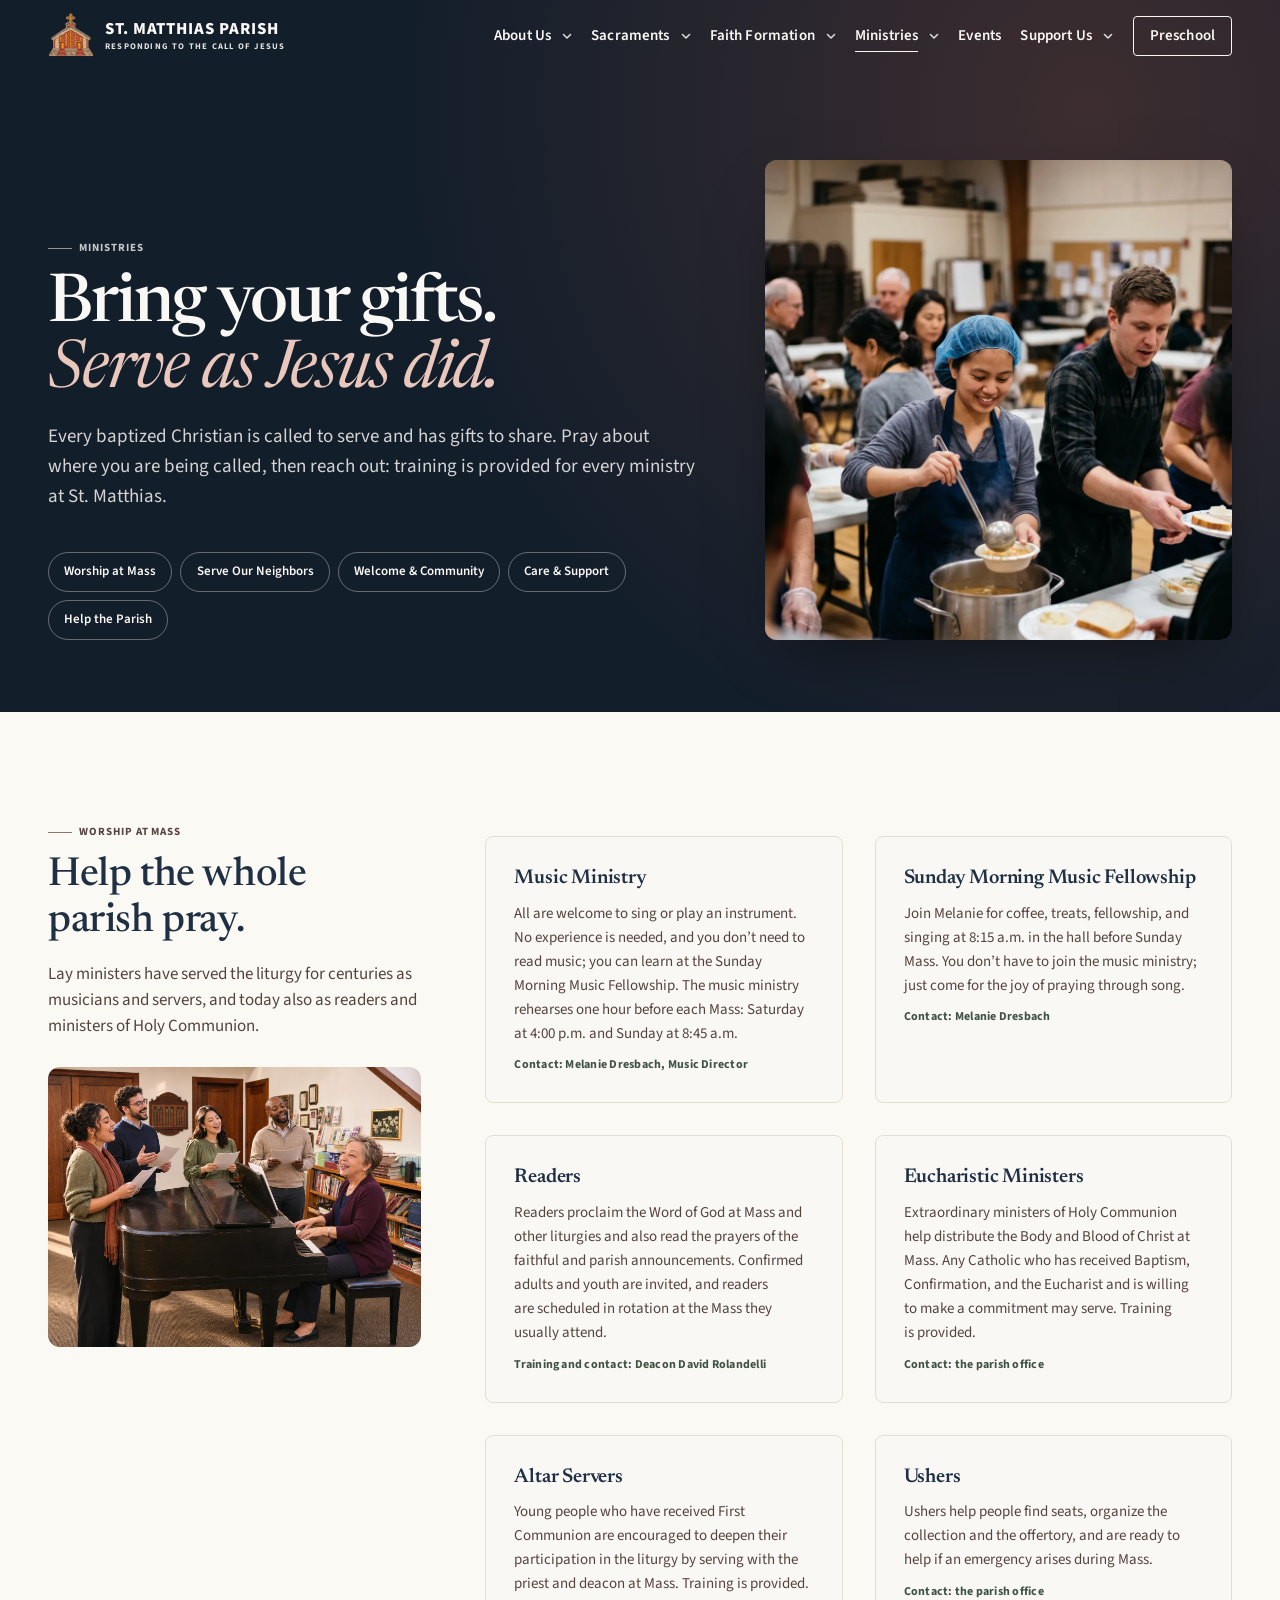
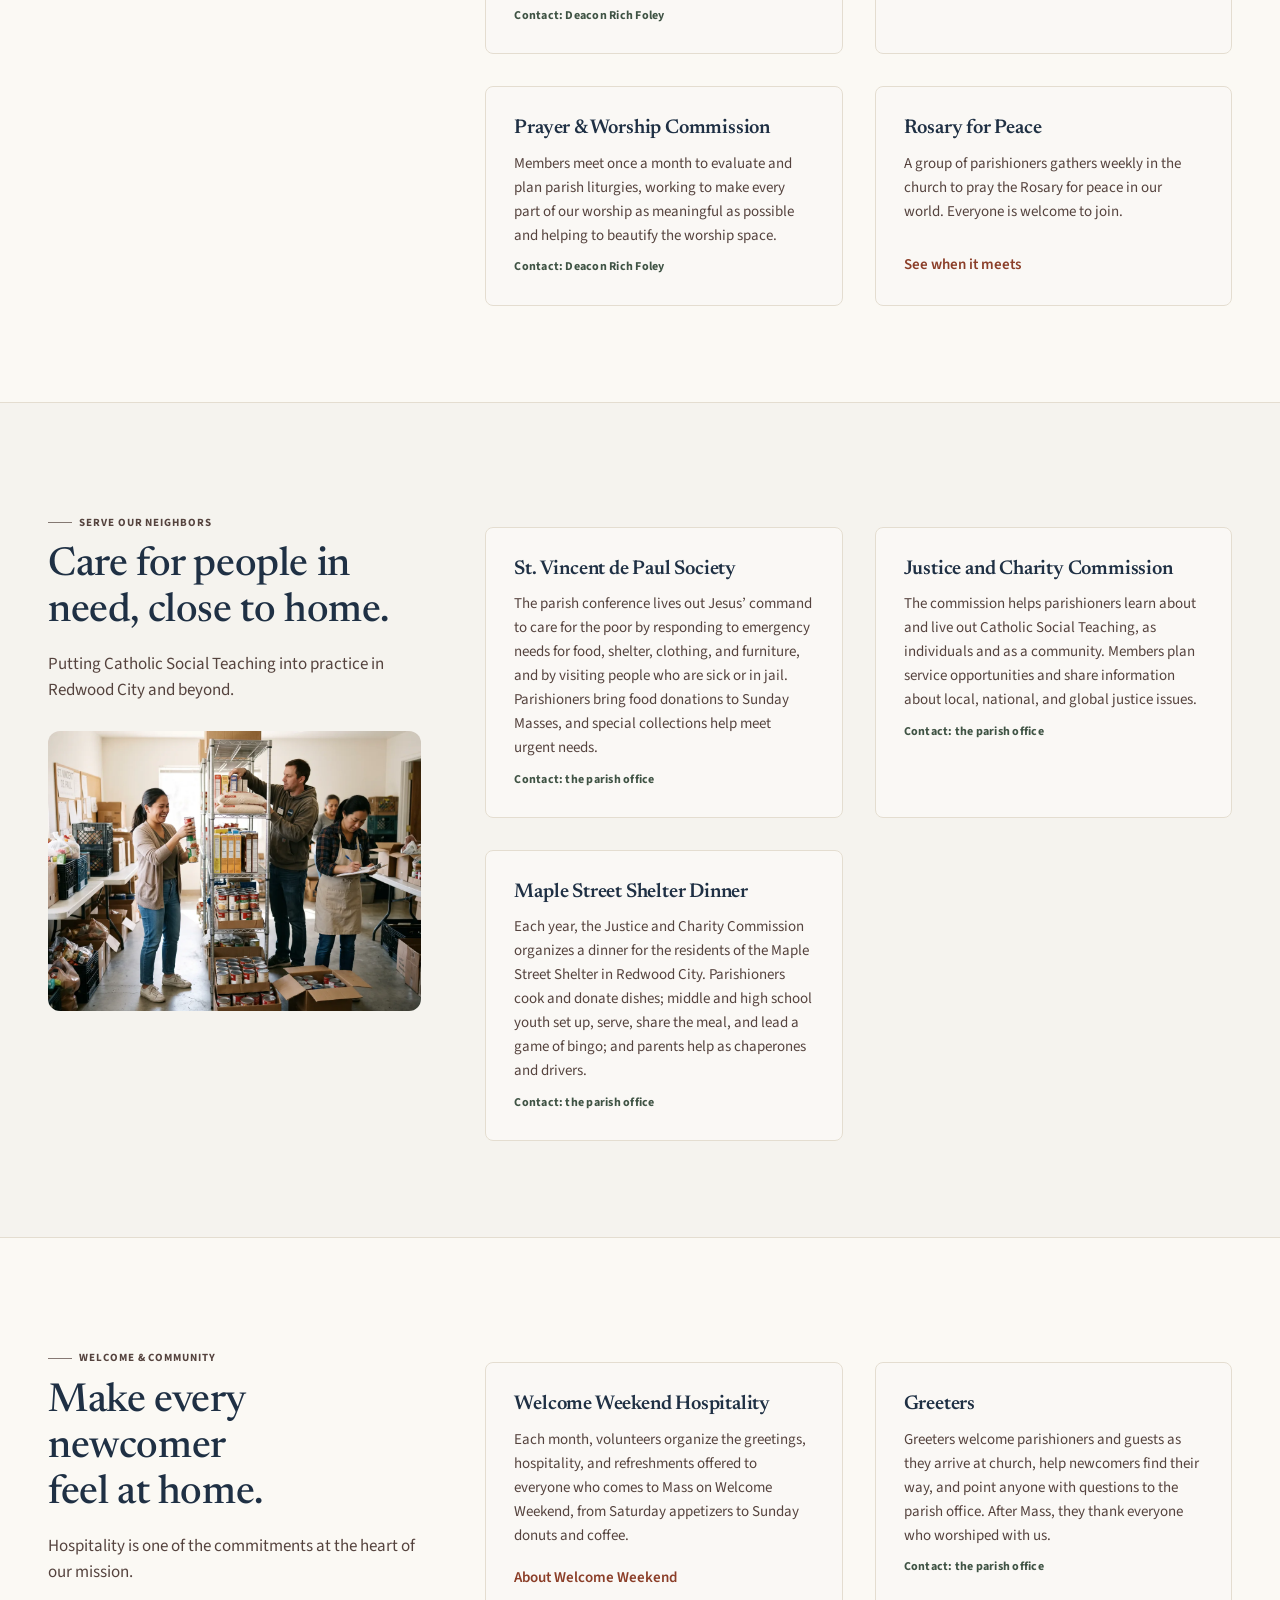
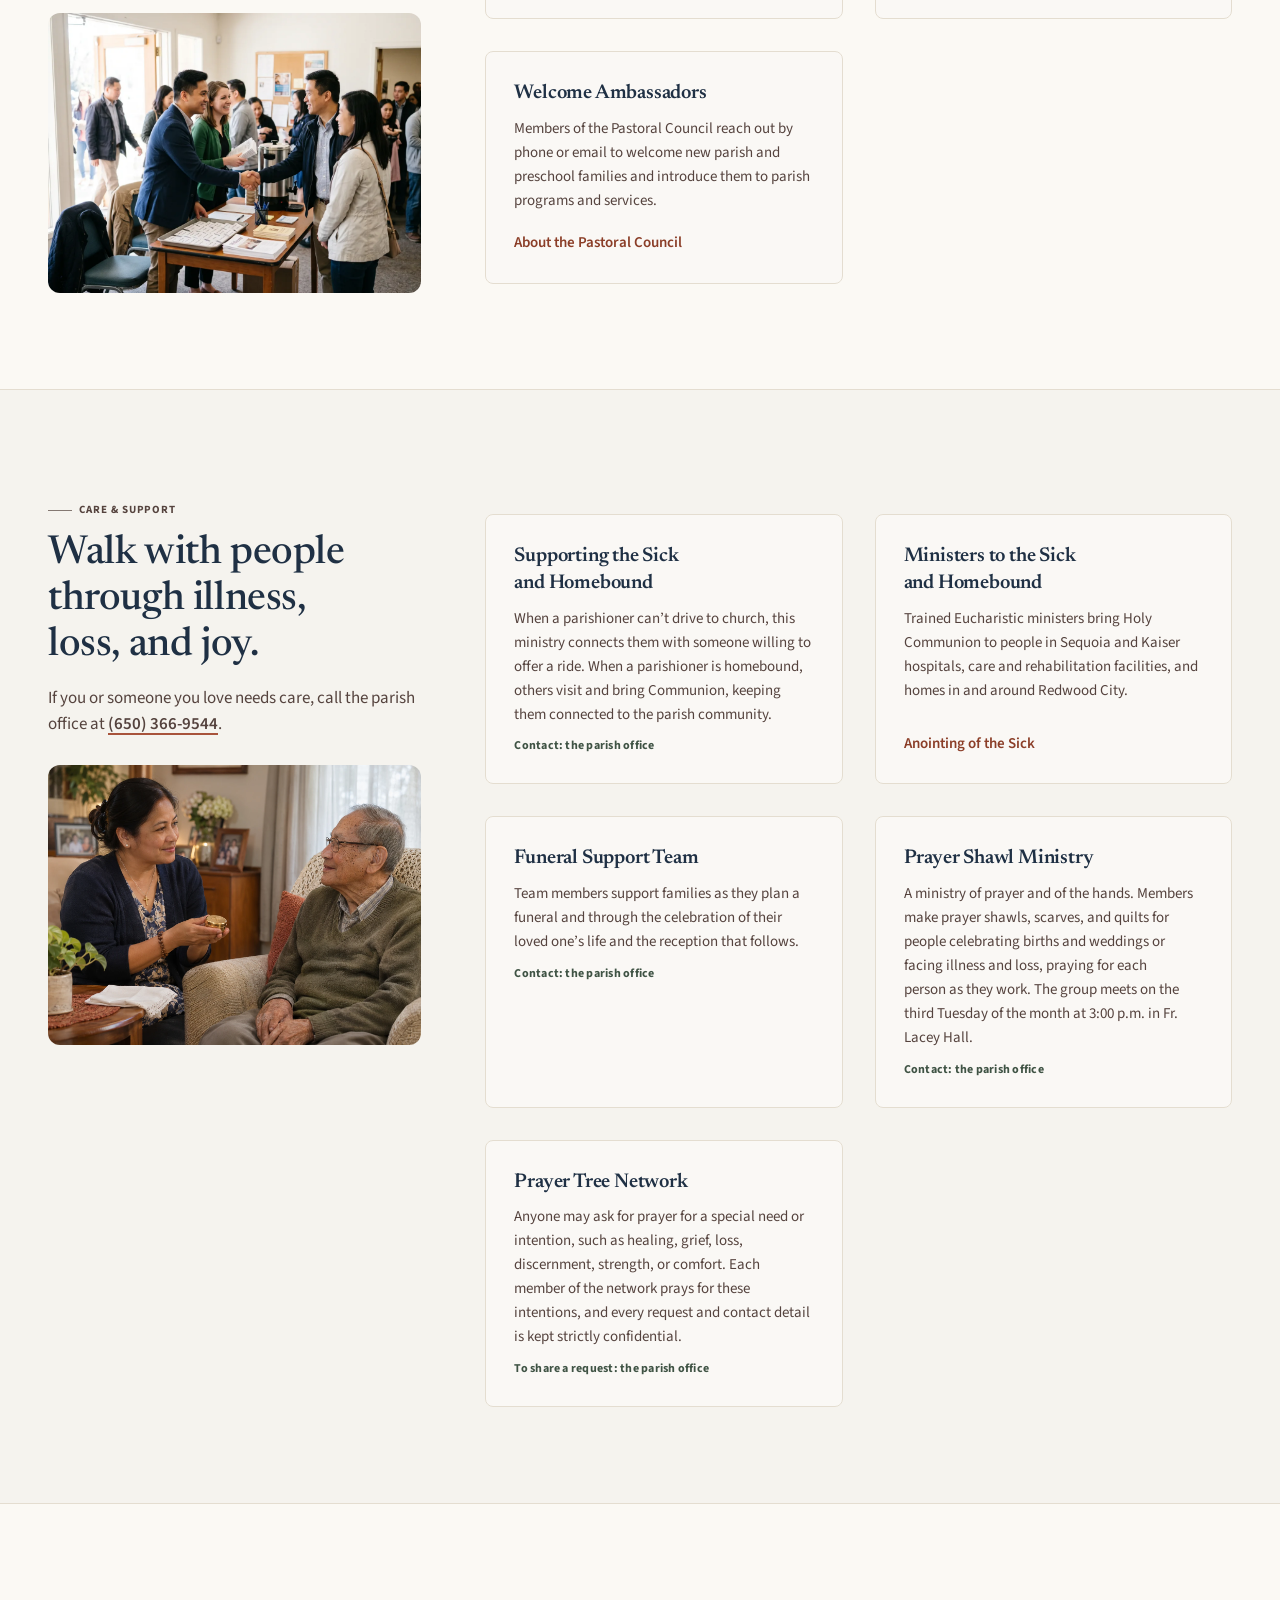
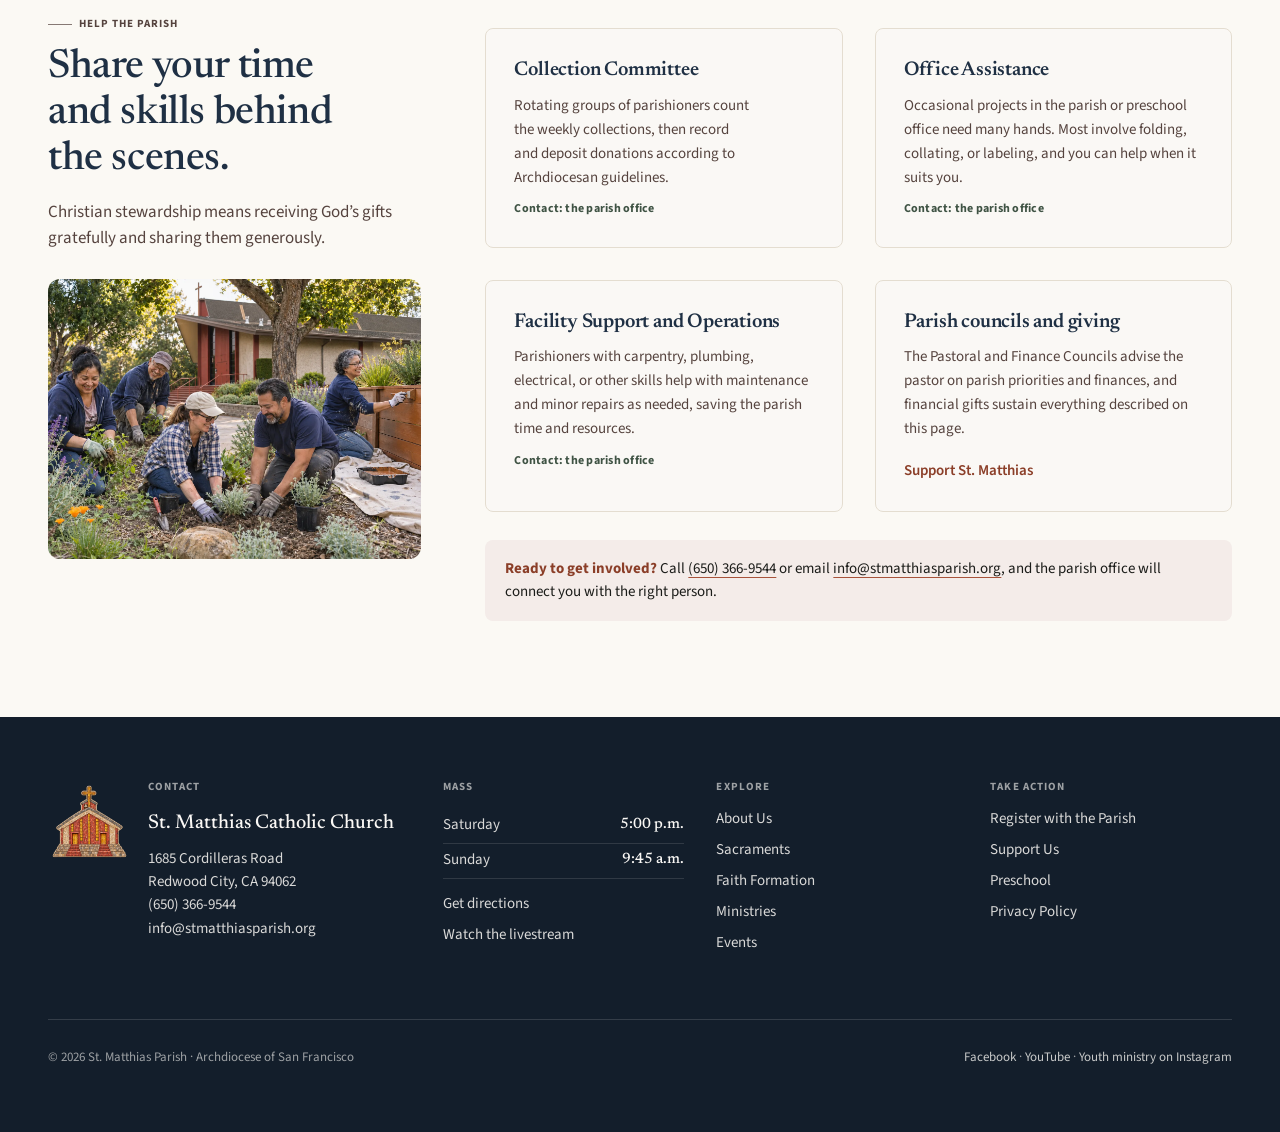
<file: ministries/index.html>
<!DOCTYPE html>
<html lang="en">
<head>
  <meta charset="utf-8">
  <meta name="viewport" content="width=device-width, initial-scale=1">
  <title>Ministries | St. Matthias Catholic Church, Redwood City</title>
  <meta name="description" content="Serve at Mass, care for neighbors through St. Vincent de Paul, welcome newcomers, support the sick and grieving, or help with the work of the parish at St. Matthias Catholic Church in Redwood City.">
  <meta name="theme-color" content="#1F3044">
  <link rel="icon" href="/images/logo-icon.png" type="image/png">
  <link rel="preconnect" href="https://fonts.googleapis.com">
  <link rel="preconnect" href="https://fonts.gstatic.com" crossorigin>
  <link rel="stylesheet" href="https://fonts.googleapis.com/css2?family=Newsreader:ital,opsz,wght@0,6..72,400;0,6..72,500;0,6..72,600;1,6..72,400&family=Source+Sans+3:wght@400;600;700&display=swap">
  <link rel="stylesheet" href="/css/tokens.css">
  <link rel="stylesheet" href="/css/site.css">
</head>
<body>
  <a class="skip-link" href="#main">Skip to content</a>

<!-- build:header -->
<header class="site-header">
  <div class="container header-inner">
    <a class="brand" href="/" aria-label="St. Matthias Parish home" data-load style="--d:0ms">
      <img class="brand-mark" src="/images/logo-icon.png" width="256" height="256" alt="">
      <span class="brand-text"><span class="brand-name">St. Matthias Parish</span><span class="brand-tag">Responding to the Call of Jesus</span></span>
    </a>
    <nav class="nav-primary" aria-label="Primary" data-load style="--d:120ms">
      <ul class="nav-list">
        <li class="nav-item has-sub"><a class="nav-link" href="/about-us/">About Us</a><button class="sub-toggle" type="button" aria-expanded="false" aria-controls="sub-about-us"><span class="visually-hidden">About Us menu</span><svg class="chev" viewBox="0 0 12 12" width="12" height="12" aria-hidden="true" focusable="false"><path d="M2.5 4.5 6 8l3.5-3.5" fill="none" stroke="currentColor" stroke-width="1.6" stroke-linecap="round" stroke-linejoin="round"/></svg></button><ul class="subnav" id="sub-about-us"><li><a href="/about-us/#mission">Our Parish &amp; Mission</a></li><li><a href="/about-us/#staff-leadership">Staff &amp; Leadership</a></li><li><a href="/about-us/#faq">New Here? FAQ</a></li><li><a href="/about-us/#contact">Contact &amp; Nonprofit Information</a></li></ul></li>
        <li class="nav-item has-sub"><a class="nav-link" href="/sacraments/">Sacraments</a><button class="sub-toggle" type="button" aria-expanded="false" aria-controls="sub-sacraments"><span class="visually-hidden">Sacraments menu</span><svg class="chev" viewBox="0 0 12 12" width="12" height="12" aria-hidden="true" focusable="false"><path d="M2.5 4.5 6 8l3.5-3.5" fill="none" stroke="currentColor" stroke-width="1.6" stroke-linecap="round" stroke-linejoin="round"/></svg></button><ul class="subnav" id="sub-sacraments"><li><a href="/sacraments/#baptism">Baptism</a></li><li><a href="/sacraments/#reconciliation">Reconciliation</a></li><li><a href="/sacraments/#first-communion">First Communion &amp; Eucharist</a></li><li><a href="/sacraments/#confirmation">Confirmation</a></li><li><a href="/sacraments/#marriage">Marriage</a></li><li><a href="/sacraments/#anointing-of-the-sick">Anointing of the Sick</a></li><li><a href="/sacraments/#holy-orders">Holy Orders &amp; Vocations</a></li></ul></li>
        <li class="nav-item has-sub"><a class="nav-link" href="/faith-formation/">Faith Formation</a><button class="sub-toggle" type="button" aria-expanded="false" aria-controls="sub-faith-formation"><span class="visually-hidden">Faith Formation menu</span><svg class="chev" viewBox="0 0 12 12" width="12" height="12" aria-hidden="true" focusable="false"><path d="M2.5 4.5 6 8l3.5-3.5" fill="none" stroke="currentColor" stroke-width="1.6" stroke-linecap="round" stroke-linejoin="round"/></svg></button><ul class="subnav" id="sub-faith-formation"><li><a href="/faith-formation/#children-families">Children &amp; Families</a></li><li><a href="/faith-formation/#youth">Youth</a></li><li><a href="/faith-formation/#adults">Adults</a></li><li><a href="/faith-formation/#becoming-catholic">Becoming Catholic</a></li></ul></li>
        <li class="nav-item has-sub"><a class="nav-link" href="/ministries/" aria-current="page">Ministries</a><button class="sub-toggle" type="button" aria-expanded="false" aria-controls="sub-ministries"><span class="visually-hidden">Ministries menu</span><svg class="chev" viewBox="0 0 12 12" width="12" height="12" aria-hidden="true" focusable="false"><path d="M2.5 4.5 6 8l3.5-3.5" fill="none" stroke="currentColor" stroke-width="1.6" stroke-linecap="round" stroke-linejoin="round"/></svg></button><ul class="subnav" id="sub-ministries"><li><a href="/ministries/#worship">Worship at Mass</a></li><li><a href="/ministries/#service">Serve Our Neighbors</a></li><li><a href="/ministries/#welcome">Welcome &amp; Community</a></li><li><a href="/ministries/#care">Care &amp; Support</a></li><li><a href="/ministries/#parish-support">Help the Parish</a></li></ul></li>
        <li class="nav-item"><a class="nav-link" href="/events/">Events</a></li>
        <li class="nav-item has-sub nav-item-support"><a class="nav-link" href="/support-us/">Support Us</a><button class="sub-toggle" type="button" aria-expanded="false" aria-controls="sub-support-us"><span class="visually-hidden">Support Us menu</span><svg class="chev" viewBox="0 0 12 12" width="12" height="12" aria-hidden="true" focusable="false"><path d="M2.5 4.5 6 8l3.5-3.5" fill="none" stroke="currentColor" stroke-width="1.6" stroke-linecap="round" stroke-linejoin="round"/></svg></button><ul class="subnav" id="sub-support-us"><li><a href="/support-us/#regular-collection">Regular Collection</a></li><li><a href="/support-us/#roofing-fund">St. Matthias Roofing Fund</a></li><li><a href="/support-us/#annual-appeal">Archdiocesan Annual Appeal</a></li><li><a href="/support-us/#building-fund">Building Fund</a></li><li><a href="/support-us/#st-vincent-de-paul">St. Vincent de Paul</a></li><li><a href="/support-us/#faith-formation">Faith Formation</a></li><li><a href="/support-us/#mass-stipend">Mass Stipend</a></li><li><a href="/support-us/#flower-offering">Flower Offering</a></li><li><a href="/support-us/#holy-days">Holy Days — All Saints &amp; All Souls</a></li><li><a href="/support-us/#world-mission-sunday">World Mission Sunday</a></li><li><a href="/support-us/#st-patricks-seminary">St. Patrick’s Seminary</a></li><li><a href="/support-us/#human-development">Campaign for Human Development</a></li></ul></li>
        <li class="nav-item nav-item-external"><a class="nav-link nav-external" href="https://stmatthiaspreschool.org/" target="_blank" rel="noopener">Preschool<span class="visually-hidden"> (opens in a new tab)</span></a></li>
      </ul>
    </nav>
    <button class="nav-toggle" type="button" aria-expanded="false" aria-controls="drawer" aria-label="Open menu" data-load style="--d:120ms">
      <span></span><span></span><span></span>
    </button>
  </div>
</header>

<div class="drawer" id="drawer" aria-hidden="true">
  <div class="drawer-scrim"></div>
  <div class="drawer-panel" role="dialog" aria-modal="true" aria-label="Menu">
    <div class="drawer-top">
      <a class="drawer-title" href="/">St. Matthias Parish</a>
      <button class="drawer-close" type="button" aria-label="Close menu">
        <svg width="20" height="20" viewBox="0 0 20 20" aria-hidden="true"><path d="M4 4l12 12M16 4L4 16" stroke="currentColor" stroke-width="2" stroke-linecap="round"/></svg>
      </button>
    </div>
    <nav class="drawer-nav" aria-label="Mobile">
      <ul>
        <li class="drawer-item"><div class="drawer-row"><a href="/about-us/">About Us</a><button class="drawer-sub-toggle" type="button" aria-expanded="false" aria-controls="dsub-about-us"><span class="visually-hidden">Show About Us links</span><svg class="chev" viewBox="0 0 12 12" width="12" height="12" aria-hidden="true" focusable="false"><path d="M2.5 4.5 6 8l3.5-3.5" fill="none" stroke="currentColor" stroke-width="1.6" stroke-linecap="round" stroke-linejoin="round"/></svg></button></div><ul class="drawer-sub" id="dsub-about-us" hidden><li><a href="/about-us/#mission">Our Parish &amp; Mission</a></li><li><a href="/about-us/#staff-leadership">Staff &amp; Leadership</a></li><li><a href="/about-us/#faq">New Here? FAQ</a></li><li><a href="/about-us/#contact">Contact &amp; Nonprofit Information</a></li></ul></li>
        <li class="drawer-item"><div class="drawer-row"><a href="/sacraments/">Sacraments</a><button class="drawer-sub-toggle" type="button" aria-expanded="false" aria-controls="dsub-sacraments"><span class="visually-hidden">Show Sacraments links</span><svg class="chev" viewBox="0 0 12 12" width="12" height="12" aria-hidden="true" focusable="false"><path d="M2.5 4.5 6 8l3.5-3.5" fill="none" stroke="currentColor" stroke-width="1.6" stroke-linecap="round" stroke-linejoin="round"/></svg></button></div><ul class="drawer-sub" id="dsub-sacraments" hidden><li><a href="/sacraments/#baptism">Baptism</a></li><li><a href="/sacraments/#reconciliation">Reconciliation</a></li><li><a href="/sacraments/#first-communion">First Communion &amp; Eucharist</a></li><li><a href="/sacraments/#confirmation">Confirmation</a></li><li><a href="/sacraments/#marriage">Marriage</a></li><li><a href="/sacraments/#anointing-of-the-sick">Anointing of the Sick</a></li><li><a href="/sacraments/#holy-orders">Holy Orders &amp; Vocations</a></li></ul></li>
        <li class="drawer-item"><div class="drawer-row"><a href="/faith-formation/">Faith Formation</a><button class="drawer-sub-toggle" type="button" aria-expanded="false" aria-controls="dsub-faith-formation"><span class="visually-hidden">Show Faith Formation links</span><svg class="chev" viewBox="0 0 12 12" width="12" height="12" aria-hidden="true" focusable="false"><path d="M2.5 4.5 6 8l3.5-3.5" fill="none" stroke="currentColor" stroke-width="1.6" stroke-linecap="round" stroke-linejoin="round"/></svg></button></div><ul class="drawer-sub" id="dsub-faith-formation" hidden><li><a href="/faith-formation/#children-families">Children &amp; Families</a></li><li><a href="/faith-formation/#youth">Youth</a></li><li><a href="/faith-formation/#adults">Adults</a></li><li><a href="/faith-formation/#becoming-catholic">Becoming Catholic</a></li></ul></li>
        <li class="drawer-item"><div class="drawer-row"><a href="/ministries/" aria-current="page">Ministries</a><button class="drawer-sub-toggle" type="button" aria-expanded="false" aria-controls="dsub-ministries"><span class="visually-hidden">Show Ministries links</span><svg class="chev" viewBox="0 0 12 12" width="12" height="12" aria-hidden="true" focusable="false"><path d="M2.5 4.5 6 8l3.5-3.5" fill="none" stroke="currentColor" stroke-width="1.6" stroke-linecap="round" stroke-linejoin="round"/></svg></button></div><ul class="drawer-sub" id="dsub-ministries" hidden><li><a href="/ministries/#worship">Worship at Mass</a></li><li><a href="/ministries/#service">Serve Our Neighbors</a></li><li><a href="/ministries/#welcome">Welcome &amp; Community</a></li><li><a href="/ministries/#care">Care &amp; Support</a></li><li><a href="/ministries/#parish-support">Help the Parish</a></li></ul></li>
        <li class="drawer-item"><div class="drawer-row"><a href="/events/">Events</a></div></li>
        <li class="drawer-item drawer-item-support"><div class="drawer-row"><a href="/support-us/">Support Us</a><button class="drawer-sub-toggle" type="button" aria-expanded="false" aria-controls="dsub-support-us"><span class="visually-hidden">Show Support Us links</span><svg class="chev" viewBox="0 0 12 12" width="12" height="12" aria-hidden="true" focusable="false"><path d="M2.5 4.5 6 8l3.5-3.5" fill="none" stroke="currentColor" stroke-width="1.6" stroke-linecap="round" stroke-linejoin="round"/></svg></button></div><ul class="drawer-sub" id="dsub-support-us" hidden><li><a href="/support-us/#regular-collection">Regular Collection</a></li><li><a href="/support-us/#roofing-fund">St. Matthias Roofing Fund</a></li><li><a href="/support-us/#annual-appeal">Archdiocesan Annual Appeal</a></li><li><a href="/support-us/#building-fund">Building Fund</a></li><li><a href="/support-us/#st-vincent-de-paul">St. Vincent de Paul</a></li><li><a href="/support-us/#faith-formation">Faith Formation</a></li><li><a href="/support-us/#mass-stipend">Mass Stipend</a></li><li><a href="/support-us/#flower-offering">Flower Offering</a></li><li><a href="/support-us/#holy-days">Holy Days — All Saints &amp; All Souls</a></li><li><a href="/support-us/#world-mission-sunday">World Mission Sunday</a></li><li><a href="/support-us/#st-patricks-seminary">St. Patrick’s Seminary</a></li><li><a href="/support-us/#human-development">Campaign for Human Development</a></li></ul></li>
        <li class="drawer-item drawer-item-external"><div class="drawer-row"><a href="https://stmatthiaspreschool.org/" target="_blank" rel="noopener">Preschool<span class="visually-hidden"> (opens in a new tab)</span></a></div></li>
      </ul>
    </nav>
    <div class="drawer-meta">
      <strong>Mass this weekend</strong>
      <div class="pills"><span class="pill"><span class="pill-day">Saturday</span><span class="pill-time">5:00 p.m.</span></span><span class="pill"><span class="pill-day">Sunday</span><span class="pill-time">9:45 a.m.</span></span></div>
      <address>1685 Cordilleras Road<br>Redwood City, CA 94062<br><a href="tel:+16503669544">(650) 366-9544</a></address>
    </div>
  </div>
</div>
<!-- /build:header -->

  <main id="main">
    <section class="page-hero" aria-labelledby="page-title">
      <div class="container page-hero-grid">
        <div class="page-hero-copy">
          <p class="overline">Ministries</p>
          <h1 id="page-title">Bring your gifts. <em>Serve as Jesus did.</em></h1>
          <p class="lede">Every baptized Christian is called to serve and has gifts to share. Pray about where you are being called, then reach out: training is provided for every ministry at St. Matthias.</p>
          <nav class="jump-links" aria-label="On this page">
            <a href="#worship">Worship at Mass</a>
            <a href="#service">Serve Our Neighbors</a>
            <a href="#welcome">Welcome &amp; Community</a>
            <a href="#care">Care &amp; Support</a>
            <a href="#parish-support">Help the Parish</a>
          </nav>
        </div>
        <img class="page-hero-media media-ph ph-slate" data-image-slot="ministries-hero" src="/images/GeminiGeneratedImages/web/ministries-hero-960.webp" width="960" height="1200" alt="" decoding="async" fetchpriority="high">
      </div>
    </section>

    <section class="page-section" id="worship" aria-labelledby="worship-title">
      <div class="container page-grid">
        <div class="section-intro">
          <p class="overline">Worship at Mass</p>
          <h2 id="worship-title">Help the whole parish pray.</h2>
          <p>Lay ministers have served the liturgy for centuries as musicians and servers, and today also as readers and ministers of Holy Communion.</p>
          <img class="section-media media-ph ph-1" data-image-slot="ministry-worship" src="/images/generated/ministry-worship-final.webp" width="1448" height="1086" alt="" decoding="async" loading="lazy">
        </div>
        <div>
          <div class="mini-grid">
            <article class="card">
              <h3>Music Ministry</h3>
              <p>All are welcome to sing or play an instrument. No experience is needed, and you don’t need to read music; you can learn at the Sunday Morning Music Fellowship. The music ministry rehearses one hour before each Mass: Saturday at 4:00 p.m. and Sunday at 8:45 a.m.</p>
              <p class="meta">Contact: Melanie Dresbach, Music Director</p>
            </article>
            <article class="card">
              <h3>Sunday Morning Music Fellowship</h3>
              <p>Join Melanie for coffee, treats, fellowship, and singing at 8:15 a.m. in the hall before Sunday Mass. You don’t have to join the music ministry; just come for the joy of praying through song.</p>
              <p class="meta">Contact: Melanie Dresbach</p>
            </article>
            <article class="card">
              <h3>Readers</h3>
              <p>Readers proclaim the Word of God at Mass and other liturgies and also read the prayers of the faithful and parish announcements. Confirmed adults and youth are invited, and readers are scheduled in rotation at the Mass they usually attend.</p>
              <p class="meta">Training and contact: Deacon David Rolandelli</p>
            </article>
            <article class="card">
              <h3>Eucharistic Ministers</h3>
              <p>Extraordinary ministers of Holy Communion help distribute the Body and Blood of Christ at Mass. Any Catholic who has received Baptism, Confirmation, and the Eucharist and is willing to make a commitment may serve. Training is provided.</p>
              <p class="meta">Contact: the parish office</p>
            </article>
            <article class="card">
              <h3>Altar Servers</h3>
              <p>Young people who have received First Communion are encouraged to deepen their participation in the liturgy by serving with the priest and deacon at Mass. Training is provided.</p>
              <p class="meta">Contact: Deacon Rich Foley</p>
            </article>
            <article class="card">
              <h3>Ushers</h3>
              <p>Ushers help people find seats, organize the collection and the offertory, and are ready to help if an emergency arises during Mass.</p>
              <p class="meta">Contact: the parish office</p>
            </article>
            <article class="card">
              <h3>Prayer &amp; Worship Commission</h3>
              <p>Members meet once a month to evaluate and plan parish liturgies, working to make every part of our worship as meaningful as possible and helping to beautify the worship space.</p>
              <p class="meta">Contact: Deacon Rich Foley</p>
            </article>
            <article class="card">
              <h3>Rosary for Peace</h3>
              <p>A group of parishioners gathers weekly in the church to pray the Rosary for peace in our world. Everyone is welcome to join.</p>
              <a class="link-arrow" href="/events/#rosary-for-peace">See when it meets</a>
            </article>
          </div>
        </div>
      </div>
    </section>

    <section class="page-section section-alt" id="service" aria-labelledby="service-title">
      <div class="container page-grid">
        <div class="section-intro">
          <p class="overline">Serve Our Neighbors</p>
          <h2 id="service-title">Care for people in need, close to home.</h2>
          <p>Putting Catholic Social Teaching into practice in Redwood City and beyond.</p>
          <img class="section-media media-ph ph-2" data-image-slot="ministry-service" src="/images/GeminiGeneratedImages/web/ministry-service-1200.webp" width="1200" height="900" alt="" decoding="async" loading="lazy">
        </div>
        <div>
          <div class="mini-grid">
            <article class="card">
              <h3>St. Vincent de Paul Society</h3>
              <p>The parish conference lives out Jesus’ command to care for the poor by responding to emergency needs for food, shelter, clothing, and furniture, and by visiting people who are sick or in jail. Parishioners bring food donations to Sunday Masses, and special collections help meet urgent needs.</p>
              <p class="meta">Contact: the parish office</p>
            </article>
            <article class="card">
              <h3>Justice and Charity Commission</h3>
              <p>The commission helps parishioners learn about and live out Catholic Social Teaching, as individuals and as a community. Members plan service opportunities and share information about local, national, and global justice issues.</p>
              <p class="meta">Contact: the parish office</p>
            </article>
            <article class="card">
              <h3>Maple Street Shelter Dinner</h3>
              <p>Each year, the Justice and Charity Commission organizes a dinner for the residents of the Maple Street Shelter in Redwood City. Parishioners cook and donate dishes; middle and high school youth set up, serve, share the meal, and lead a game of bingo; and parents help as chaperones and drivers.</p>
              <p class="meta">Contact: the parish office</p>
            </article>
          </div>
        </div>
      </div>
    </section>

    <section class="page-section" id="welcome" aria-labelledby="welcome-title">
      <div class="container page-grid">
        <div class="section-intro">
          <p class="overline">Welcome &amp; Community</p>
          <h2 id="welcome-title">Make every newcomer feel at home.</h2>
          <p>Hospitality is one of the commitments at the heart of our mission.</p>
          <img class="section-media media-ph ph-4" data-image-slot="ministry-welcome" src="/images/GeminiGeneratedImages/web/ministry-welcome-1200.webp" width="1200" height="900" alt="" decoding="async" loading="lazy">
        </div>
        <div>
          <div class="mini-grid">
            <article class="card">
              <h3>Welcome Weekend Hospitality</h3>
              <p>Each month, volunteers organize the greetings, hospitality, and refreshments offered to everyone who comes to Mass on Welcome Weekend, from Saturday appetizers to Sunday donuts and coffee.</p>
              <a class="link-arrow" href="/events/#welcome-weekend">About Welcome Weekend</a>
            </article>
            <article class="card">
              <h3>Greeters</h3>
              <p>Greeters welcome parishioners and guests as they arrive at church, help newcomers find their way, and point anyone with questions to the parish office. After Mass, they thank everyone who worshiped with us.</p>
              <p class="meta">Contact: the parish office</p>
            </article>
            <article class="card">
              <h3>Welcome Ambassadors</h3>
              <p>Members of the Pastoral Council reach out by phone or email to welcome new parish and preschool families and introduce them to parish programs and services.</p>
              <a class="link-arrow" href="/about-us/#staff-leadership">About the Pastoral Council</a>
            </article>
          </div>
        </div>
      </div>
    </section>

    <section class="page-section section-alt" id="care" aria-labelledby="care-title">
      <div class="container page-grid">
        <div class="section-intro">
          <p class="overline">Care &amp; Support</p>
          <h2 id="care-title">Walk with people through illness, loss, and joy.</h2>
          <p>If you or someone you love needs care, call the parish office at <a class="link" href="tel:+16503669544">(650) 366-9544</a>.</p>
          <img class="section-media media-ph ph-3" data-image-slot="ministry-care" src="/images/generated/ministry-care-final.webp" width="1448" height="1086" alt="" decoding="async" loading="lazy">
        </div>
        <div>
          <div class="mini-grid">
            <article class="card">
              <h3>Supporting the Sick and Homebound</h3>
              <p>When a parishioner can’t drive to church, this ministry connects them with someone willing to offer a ride. When a parishioner is homebound, others visit and bring Communion, keeping them connected to the parish community.</p>
              <p class="meta">Contact: the parish office</p>
            </article>
            <article class="card">
              <h3>Ministers to the Sick and Homebound</h3>
              <p>Trained Eucharistic ministers bring Holy Communion to people in Sequoia and Kaiser hospitals, care and rehabilitation facilities, and homes in and around Redwood City.</p>
              <a class="link-arrow" href="/sacraments/#anointing-of-the-sick">Anointing of the Sick</a>
            </article>
            <article class="card">
              <h3>Funeral Support Team</h3>
              <p>Team members support families as they plan a funeral and through the celebration of their loved one’s life and the reception that follows.</p>
              <p class="meta">Contact: the parish office</p>
            </article>
            <article class="card">
              <h3>Prayer Shawl Ministry</h3>
              <p>A ministry of prayer and of the hands. Members make prayer shawls, scarves, and quilts for people celebrating births and weddings or facing illness and loss, praying for each person as they work. The group meets on the third Tuesday of the month at 3:00 p.m. in Fr. Lacey Hall.</p>
              <p class="meta">Contact: the parish office</p>
            </article>
            <article class="card">
              <h3>Prayer Tree Network</h3>
              <p>Anyone may ask for prayer for a special need or intention, such as healing, grief, loss, discernment, strength, or comfort. Each member of the network prays for these intentions, and every request and contact detail is kept strictly confidential.</p>
              <p class="meta">To share a request: the parish office</p>
            </article>
          </div>
        </div>
      </div>
    </section>

    <section class="page-section" id="parish-support" aria-labelledby="help-title">
      <div class="container page-grid">
        <div class="section-intro">
          <p class="overline">Help the Parish</p>
          <h2 id="help-title">Share your time and skills behind the scenes.</h2>
          <p>Christian stewardship means receiving God’s gifts gratefully and sharing them generously.</p>
          <img class="section-media media-ph ph-5" data-image-slot="ministry-parish-support" src="/images/generated/ministry-parish-support-final.webp" width="1448" height="1086" alt="" decoding="async" loading="lazy">
        </div>
        <div>
          <div class="mini-grid">
            <article class="card">
              <h3>Collection Committee</h3>
              <p>Rotating groups of parishioners count the weekly collections, then record and deposit donations according to Archdiocesan guidelines.</p>
              <p class="meta">Contact: the parish office</p>
            </article>
            <article class="card">
              <h3>Office Assistance</h3>
              <p>Occasional projects in the parish or preschool office need many hands. Most involve folding, collating, or labeling, and you can help when it suits you.</p>
              <p class="meta">Contact: the parish office</p>
            </article>
            <article class="card">
              <h3>Facility Support and Operations</h3>
              <p>Parishioners with carpentry, plumbing, electrical, or other skills help with maintenance and minor repairs as needed, saving the parish time and resources.</p>
              <p class="meta">Contact: the parish office</p>
            </article>
            <article class="card">
              <h3>Parish councils and giving</h3>
              <p>The Pastoral and Finance Councils advise the pastor on parish priorities and finances, and financial gifts sustain everything described on this page.</p>
              <a class="link-arrow" href="/support-us/">Support St. Matthias</a>
            </article>
          </div>
          <div class="next-step">
            <p><strong>Ready to get involved?</strong> Call <a href="tel:+16503669544">(650) 366-9544</a> or email <a href="mailto:info@stmatthiasparish.org">info@stmatthiasparish.org</a>, and the parish office will connect you with the right person.</p>
          </div>
        </div>
      </div>
    </section>
  </main>

<!-- build:footer -->
<footer class="site-footer on-dark">
  <div class="container">
    <div class="footer-grid">
      <div class="footer-brand">
        <img class="footer-badge" src="/images/logo-icon.png" width="256" height="256" alt="St. Matthias Parish logo" loading="lazy">
        <div>
          <h2>Contact</h2>
          <strong>St. Matthias Catholic Church</strong>
          <address>1685 Cordilleras Road<br>Redwood City, CA 94062<br>
            <a href="tel:+16503669544">(650) 366-9544</a><br>
            <a href="mailto:info@stmatthiasparish.org">info@stmatthiasparish.org</a></address>
        </div>
      </div>
      <div>
        <h2>Mass</h2>
        <ul class="footer-times"><li><span>Saturday</span><strong>5:00 p.m.</strong></li><li><span>Sunday</span><strong>9:45 a.m.</strong></li></ul>
        <ul class="footer-links footer-links-tight">
          <li><a href="https://www.google.com/maps/dir/?api=1&amp;destination=1685+Cordilleras+Road,+Redwood+City,+CA+94062" target="_blank" rel="noopener">Get directions<span class="visually-hidden"> (opens in a new tab)</span></a></li>
          <li><a href="https://www.youtube.com/channel/UCRRy371aMVoldjaDoj8droA/live" target="_blank" rel="noopener">Watch the livestream<span class="visually-hidden"> (opens in a new tab)</span></a></li>
        </ul>
      </div>
      <div>
        <h2>Explore</h2>
        <ul class="footer-links"><li><a href="/about-us/">About Us</a></li><li><a href="/sacraments/">Sacraments</a></li><li><a href="/faith-formation/">Faith Formation</a></li><li><a href="/ministries/">Ministries</a></li><li><a href="/events/">Events</a></li></ul>
      </div>
      <div>
        <h2>Take Action</h2>
        <ul class="footer-links"><li><a href="https://stmatthias.flocknote.com/" target="_blank" rel="noopener">Register with the Parish<span class="visually-hidden"> (opens in a new tab)</span></a></li><li><a href="/support-us/">Support Us</a></li><li><a href="https://stmatthiaspreschool.org/" target="_blank" rel="noopener">Preschool<span class="visually-hidden"> (opens in a new tab)</span></a></li><li><a href="/privacy/">Privacy Policy</a></li></ul>
      </div>
    </div>
    <div class="footer-bottom">
      <div class="footer-identity">
        <p>&copy; 2026 St. Matthias Parish &middot; Archdiocese of San Francisco</p>
        <!-- Legal identity: set legalName, nonprofitStatus, and ein in data/site.json once confirmed. -->
      </div>
      <p class="footer-social"><a href="https://www.facebook.com/StMatthiasCatholicChurch" target="_blank" rel="noopener">Facebook<span class="visually-hidden"> (opens in a new tab)</span></a> &middot; <a href="https://www.youtube.com/channel/UCRRy371aMVoldjaDoj8droA" target="_blank" rel="noopener">YouTube<span class="visually-hidden"> (opens in a new tab)</span></a> &middot; <a href="https://www.instagram.com/st_matthias_youth/" target="_blank" rel="noopener">Youth ministry on Instagram<span class="visually-hidden"> (opens in a new tab)</span></a></p>
    </div>
  </div>
</footer>
<!-- /build:footer -->

  <script src="/js/nav.js" defer></script>
</body>
</html>
</file>
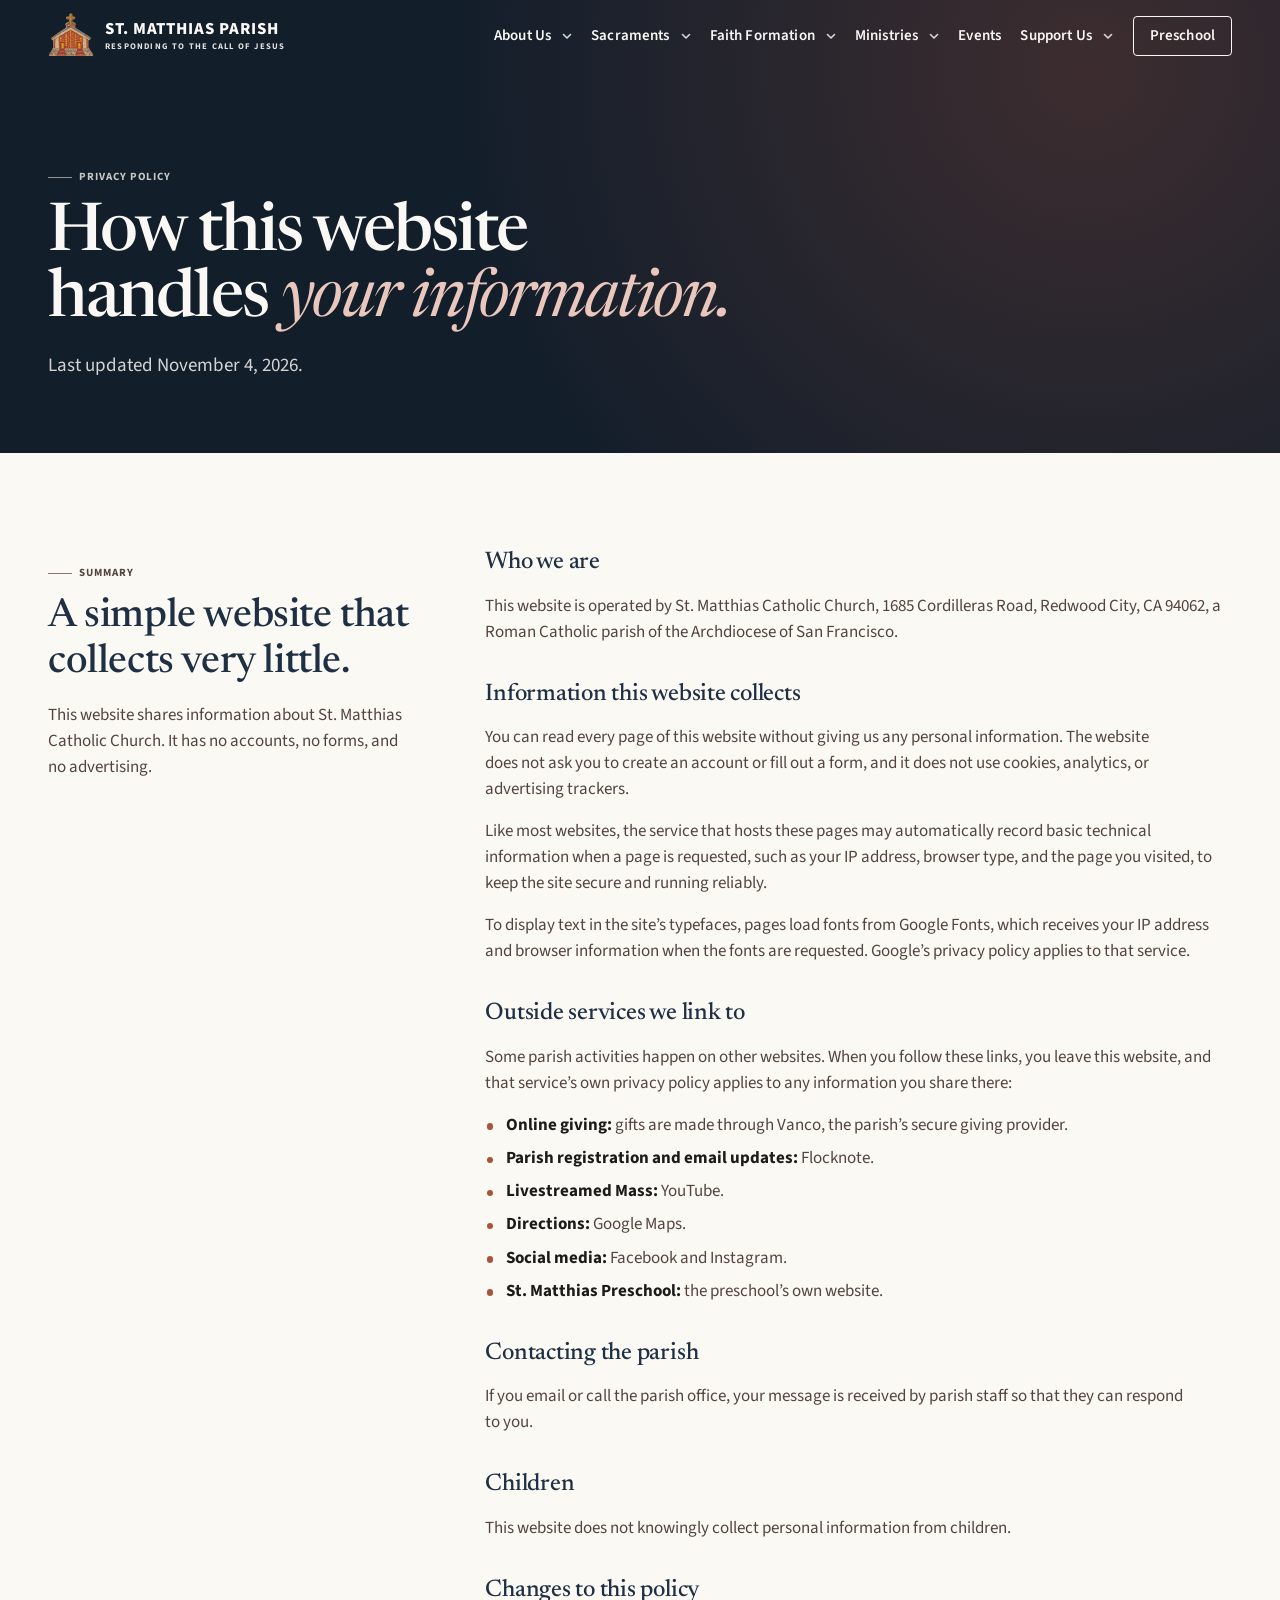
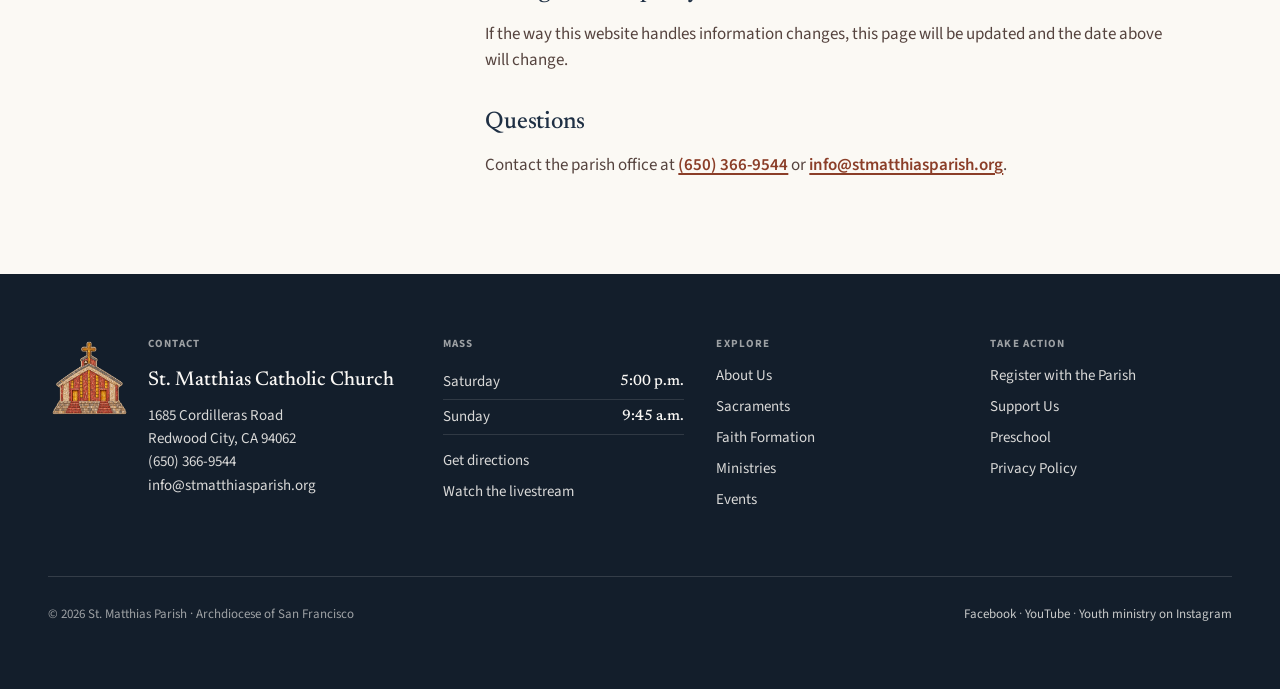
<file: privacy/index.html>
<!DOCTYPE html>
<html lang="en">
<head>
  <meta charset="utf-8">
  <meta name="viewport" content="width=device-width, initial-scale=1">
  <title>Privacy Policy | St. Matthias Catholic Church, Redwood City</title>
  <meta name="description" content="How the St. Matthias Catholic Church website handles information, and the outside services it links to for giving, registration, and livestreamed Mass.">
  <meta name="theme-color" content="#1F3044">
  <link rel="icon" href="/images/logo-icon.png" type="image/png">
  <link rel="preconnect" href="https://fonts.googleapis.com">
  <link rel="preconnect" href="https://fonts.gstatic.com" crossorigin>
  <link rel="stylesheet" href="https://fonts.googleapis.com/css2?family=Newsreader:ital,opsz,wght@0,6..72,400;0,6..72,500;0,6..72,600;1,6..72,400&family=Source+Sans+3:wght@400;600;700&display=swap">
  <link rel="stylesheet" href="/css/tokens.css">
  <link rel="stylesheet" href="/css/site.css">
</head>
<body>
  <a class="skip-link" href="#main">Skip to content</a>

<!-- build:header -->
<header class="site-header">
  <div class="container header-inner">
    <a class="brand" href="/" aria-label="St. Matthias Parish home" data-load style="--d:0ms">
      <img class="brand-mark" src="/images/logo-icon.png" width="256" height="256" alt="">
      <span class="brand-text"><span class="brand-name">St. Matthias Parish</span><span class="brand-tag">Responding to the Call of Jesus</span></span>
    </a>
    <nav class="nav-primary" aria-label="Primary" data-load style="--d:120ms">
      <ul class="nav-list">
        <li class="nav-item has-sub"><a class="nav-link" href="/about-us/">About Us</a><button class="sub-toggle" type="button" aria-expanded="false" aria-controls="sub-about-us"><span class="visually-hidden">About Us menu</span><svg class="chev" viewBox="0 0 12 12" width="12" height="12" aria-hidden="true" focusable="false"><path d="M2.5 4.5 6 8l3.5-3.5" fill="none" stroke="currentColor" stroke-width="1.6" stroke-linecap="round" stroke-linejoin="round"/></svg></button><ul class="subnav" id="sub-about-us"><li><a href="/about-us/#mission">Our Parish &amp; Mission</a></li><li><a href="/about-us/#staff-leadership">Staff &amp; Leadership</a></li><li><a href="/about-us/#faq">New Here? FAQ</a></li><li><a href="/about-us/#contact">Contact &amp; Nonprofit Information</a></li></ul></li>
        <li class="nav-item has-sub"><a class="nav-link" href="/sacraments/">Sacraments</a><button class="sub-toggle" type="button" aria-expanded="false" aria-controls="sub-sacraments"><span class="visually-hidden">Sacraments menu</span><svg class="chev" viewBox="0 0 12 12" width="12" height="12" aria-hidden="true" focusable="false"><path d="M2.5 4.5 6 8l3.5-3.5" fill="none" stroke="currentColor" stroke-width="1.6" stroke-linecap="round" stroke-linejoin="round"/></svg></button><ul class="subnav" id="sub-sacraments"><li><a href="/sacraments/#baptism">Baptism</a></li><li><a href="/sacraments/#reconciliation">Reconciliation</a></li><li><a href="/sacraments/#first-communion">First Communion &amp; Eucharist</a></li><li><a href="/sacraments/#confirmation">Confirmation</a></li><li><a href="/sacraments/#marriage">Marriage</a></li><li><a href="/sacraments/#anointing-of-the-sick">Anointing of the Sick</a></li><li><a href="/sacraments/#holy-orders">Holy Orders &amp; Vocations</a></li></ul></li>
        <li class="nav-item has-sub"><a class="nav-link" href="/faith-formation/">Faith Formation</a><button class="sub-toggle" type="button" aria-expanded="false" aria-controls="sub-faith-formation"><span class="visually-hidden">Faith Formation menu</span><svg class="chev" viewBox="0 0 12 12" width="12" height="12" aria-hidden="true" focusable="false"><path d="M2.5 4.5 6 8l3.5-3.5" fill="none" stroke="currentColor" stroke-width="1.6" stroke-linecap="round" stroke-linejoin="round"/></svg></button><ul class="subnav" id="sub-faith-formation"><li><a href="/faith-formation/#children-families">Children &amp; Families</a></li><li><a href="/faith-formation/#youth">Youth</a></li><li><a href="/faith-formation/#adults">Adults</a></li><li><a href="/faith-formation/#becoming-catholic">Becoming Catholic</a></li></ul></li>
        <li class="nav-item has-sub"><a class="nav-link" href="/ministries/">Ministries</a><button class="sub-toggle" type="button" aria-expanded="false" aria-controls="sub-ministries"><span class="visually-hidden">Ministries menu</span><svg class="chev" viewBox="0 0 12 12" width="12" height="12" aria-hidden="true" focusable="false"><path d="M2.5 4.5 6 8l3.5-3.5" fill="none" stroke="currentColor" stroke-width="1.6" stroke-linecap="round" stroke-linejoin="round"/></svg></button><ul class="subnav" id="sub-ministries"><li><a href="/ministries/#worship">Worship at Mass</a></li><li><a href="/ministries/#service">Serve Our Neighbors</a></li><li><a href="/ministries/#welcome">Welcome &amp; Community</a></li><li><a href="/ministries/#care">Care &amp; Support</a></li><li><a href="/ministries/#parish-support">Help the Parish</a></li></ul></li>
        <li class="nav-item"><a class="nav-link" href="/events/">Events</a></li>
        <li class="nav-item has-sub nav-item-support"><a class="nav-link" href="/support-us/">Support Us</a><button class="sub-toggle" type="button" aria-expanded="false" aria-controls="sub-support-us"><span class="visually-hidden">Support Us menu</span><svg class="chev" viewBox="0 0 12 12" width="12" height="12" aria-hidden="true" focusable="false"><path d="M2.5 4.5 6 8l3.5-3.5" fill="none" stroke="currentColor" stroke-width="1.6" stroke-linecap="round" stroke-linejoin="round"/></svg></button><ul class="subnav" id="sub-support-us"><li><a href="/support-us/#regular-collection">Regular Collection</a></li><li><a href="/support-us/#roofing-fund">St. Matthias Roofing Fund</a></li><li><a href="/support-us/#annual-appeal">Archdiocesan Annual Appeal</a></li><li><a href="/support-us/#building-fund">Building Fund</a></li><li><a href="/support-us/#st-vincent-de-paul">St. Vincent de Paul</a></li><li><a href="/support-us/#faith-formation">Faith Formation</a></li><li><a href="/support-us/#mass-stipend">Mass Stipend</a></li><li><a href="/support-us/#flower-offering">Flower Offering</a></li><li><a href="/support-us/#holy-days">Holy Days — All Saints &amp; All Souls</a></li><li><a href="/support-us/#world-mission-sunday">World Mission Sunday</a></li><li><a href="/support-us/#st-patricks-seminary">St. Patrick’s Seminary</a></li><li><a href="/support-us/#human-development">Campaign for Human Development</a></li></ul></li>
        <li class="nav-item nav-item-external"><a class="nav-link nav-external" href="https://stmatthiaspreschool.org/" target="_blank" rel="noopener">Preschool<span class="visually-hidden"> (opens in a new tab)</span></a></li>
      </ul>
    </nav>
    <button class="nav-toggle" type="button" aria-expanded="false" aria-controls="drawer" aria-label="Open menu" data-load style="--d:120ms">
      <span></span><span></span><span></span>
    </button>
  </div>
</header>

<div class="drawer" id="drawer" aria-hidden="true">
  <div class="drawer-scrim"></div>
  <div class="drawer-panel" role="dialog" aria-modal="true" aria-label="Menu">
    <div class="drawer-top">
      <a class="drawer-title" href="/">St. Matthias Parish</a>
      <button class="drawer-close" type="button" aria-label="Close menu">
        <svg width="20" height="20" viewBox="0 0 20 20" aria-hidden="true"><path d="M4 4l12 12M16 4L4 16" stroke="currentColor" stroke-width="2" stroke-linecap="round"/></svg>
      </button>
    </div>
    <nav class="drawer-nav" aria-label="Mobile">
      <ul>
        <li class="drawer-item"><div class="drawer-row"><a href="/about-us/">About Us</a><button class="drawer-sub-toggle" type="button" aria-expanded="false" aria-controls="dsub-about-us"><span class="visually-hidden">Show About Us links</span><svg class="chev" viewBox="0 0 12 12" width="12" height="12" aria-hidden="true" focusable="false"><path d="M2.5 4.5 6 8l3.5-3.5" fill="none" stroke="currentColor" stroke-width="1.6" stroke-linecap="round" stroke-linejoin="round"/></svg></button></div><ul class="drawer-sub" id="dsub-about-us" hidden><li><a href="/about-us/#mission">Our Parish &amp; Mission</a></li><li><a href="/about-us/#staff-leadership">Staff &amp; Leadership</a></li><li><a href="/about-us/#faq">New Here? FAQ</a></li><li><a href="/about-us/#contact">Contact &amp; Nonprofit Information</a></li></ul></li>
        <li class="drawer-item"><div class="drawer-row"><a href="/sacraments/">Sacraments</a><button class="drawer-sub-toggle" type="button" aria-expanded="false" aria-controls="dsub-sacraments"><span class="visually-hidden">Show Sacraments links</span><svg class="chev" viewBox="0 0 12 12" width="12" height="12" aria-hidden="true" focusable="false"><path d="M2.5 4.5 6 8l3.5-3.5" fill="none" stroke="currentColor" stroke-width="1.6" stroke-linecap="round" stroke-linejoin="round"/></svg></button></div><ul class="drawer-sub" id="dsub-sacraments" hidden><li><a href="/sacraments/#baptism">Baptism</a></li><li><a href="/sacraments/#reconciliation">Reconciliation</a></li><li><a href="/sacraments/#first-communion">First Communion &amp; Eucharist</a></li><li><a href="/sacraments/#confirmation">Confirmation</a></li><li><a href="/sacraments/#marriage">Marriage</a></li><li><a href="/sacraments/#anointing-of-the-sick">Anointing of the Sick</a></li><li><a href="/sacraments/#holy-orders">Holy Orders &amp; Vocations</a></li></ul></li>
        <li class="drawer-item"><div class="drawer-row"><a href="/faith-formation/">Faith Formation</a><button class="drawer-sub-toggle" type="button" aria-expanded="false" aria-controls="dsub-faith-formation"><span class="visually-hidden">Show Faith Formation links</span><svg class="chev" viewBox="0 0 12 12" width="12" height="12" aria-hidden="true" focusable="false"><path d="M2.5 4.5 6 8l3.5-3.5" fill="none" stroke="currentColor" stroke-width="1.6" stroke-linecap="round" stroke-linejoin="round"/></svg></button></div><ul class="drawer-sub" id="dsub-faith-formation" hidden><li><a href="/faith-formation/#children-families">Children &amp; Families</a></li><li><a href="/faith-formation/#youth">Youth</a></li><li><a href="/faith-formation/#adults">Adults</a></li><li><a href="/faith-formation/#becoming-catholic">Becoming Catholic</a></li></ul></li>
        <li class="drawer-item"><div class="drawer-row"><a href="/ministries/">Ministries</a><button class="drawer-sub-toggle" type="button" aria-expanded="false" aria-controls="dsub-ministries"><span class="visually-hidden">Show Ministries links</span><svg class="chev" viewBox="0 0 12 12" width="12" height="12" aria-hidden="true" focusable="false"><path d="M2.5 4.5 6 8l3.5-3.5" fill="none" stroke="currentColor" stroke-width="1.6" stroke-linecap="round" stroke-linejoin="round"/></svg></button></div><ul class="drawer-sub" id="dsub-ministries" hidden><li><a href="/ministries/#worship">Worship at Mass</a></li><li><a href="/ministries/#service">Serve Our Neighbors</a></li><li><a href="/ministries/#welcome">Welcome &amp; Community</a></li><li><a href="/ministries/#care">Care &amp; Support</a></li><li><a href="/ministries/#parish-support">Help the Parish</a></li></ul></li>
        <li class="drawer-item"><div class="drawer-row"><a href="/events/">Events</a></div></li>
        <li class="drawer-item drawer-item-support"><div class="drawer-row"><a href="/support-us/">Support Us</a><button class="drawer-sub-toggle" type="button" aria-expanded="false" aria-controls="dsub-support-us"><span class="visually-hidden">Show Support Us links</span><svg class="chev" viewBox="0 0 12 12" width="12" height="12" aria-hidden="true" focusable="false"><path d="M2.5 4.5 6 8l3.5-3.5" fill="none" stroke="currentColor" stroke-width="1.6" stroke-linecap="round" stroke-linejoin="round"/></svg></button></div><ul class="drawer-sub" id="dsub-support-us" hidden><li><a href="/support-us/#regular-collection">Regular Collection</a></li><li><a href="/support-us/#roofing-fund">St. Matthias Roofing Fund</a></li><li><a href="/support-us/#annual-appeal">Archdiocesan Annual Appeal</a></li><li><a href="/support-us/#building-fund">Building Fund</a></li><li><a href="/support-us/#st-vincent-de-paul">St. Vincent de Paul</a></li><li><a href="/support-us/#faith-formation">Faith Formation</a></li><li><a href="/support-us/#mass-stipend">Mass Stipend</a></li><li><a href="/support-us/#flower-offering">Flower Offering</a></li><li><a href="/support-us/#holy-days">Holy Days — All Saints &amp; All Souls</a></li><li><a href="/support-us/#world-mission-sunday">World Mission Sunday</a></li><li><a href="/support-us/#st-patricks-seminary">St. Patrick’s Seminary</a></li><li><a href="/support-us/#human-development">Campaign for Human Development</a></li></ul></li>
        <li class="drawer-item drawer-item-external"><div class="drawer-row"><a href="https://stmatthiaspreschool.org/" target="_blank" rel="noopener">Preschool<span class="visually-hidden"> (opens in a new tab)</span></a></div></li>
      </ul>
    </nav>
    <div class="drawer-meta">
      <strong>Mass this weekend</strong>
      <div class="pills"><span class="pill"><span class="pill-day">Saturday</span><span class="pill-time">5:00 p.m.</span></span><span class="pill"><span class="pill-day">Sunday</span><span class="pill-time">9:45 a.m.</span></span></div>
      <address>1685 Cordilleras Road<br>Redwood City, CA 94062<br><a href="tel:+16503669544">(650) 366-9544</a></address>
    </div>
  </div>
</div>
<!-- /build:header -->

  <main id="main">
    <section class="page-hero" aria-labelledby="page-title">
      <div class="container">
        <p class="overline">Privacy Policy</p>
        <h1 id="page-title">How this website handles <em>your information.</em></h1>
        <p class="lede">Last updated November 4, 2026.</p>
      </div>
    </section>

    <section class="page-section" aria-labelledby="privacy-title">
      <div class="container page-grid">
        <div class="section-intro">
          <p class="overline">Summary</p>
          <h2 id="privacy-title">A simple website that collects very little.</h2>
          <p>This website shares information about St. Matthias Catholic Church. It has no accounts, no forms, and no advertising.</p>
        </div>
        <div class="prose">
          <h3>Who we are</h3>
          <p>This website is operated by St. Matthias Catholic Church, 1685 Cordilleras Road, Redwood City, CA 94062, a Roman Catholic parish of the Archdiocese of San Francisco.</p>

          <h3>Information this website collects</h3>
          <p>You can read every page of this website without giving us any personal information. The website does not ask you to create an account or fill out a form, and it does not use cookies, analytics, or advertising trackers.</p>
          <p>Like most websites, the service that hosts these pages may automatically record basic technical information when a page is requested, such as your IP address, browser type, and the page you visited, to keep the site secure and running reliably.</p>
          <p>To display text in the site’s typefaces, pages load fonts from Google Fonts, which receives your IP address and browser information when the fonts are requested. Google’s privacy policy applies to that service.</p>

          <h3>Outside services we link to</h3>
          <p>Some parish activities happen on other websites. When you follow these links, you leave this website, and that service’s own privacy policy applies to any information you share there:</p>
          <ul class="bullets">
            <li><strong>Online giving:</strong> gifts are made through Vanco, the parish’s secure giving provider.</li>
            <li><strong>Parish registration and email updates:</strong> Flocknote.</li>
            <li><strong>Livestreamed Mass:</strong> YouTube.</li>
            <li><strong>Directions:</strong> Google Maps.</li>
            <li><strong>Social media:</strong> Facebook and Instagram.</li>
            <li><strong>St. Matthias Preschool:</strong> the preschool’s own website.</li>
          </ul>

          <h3>Contacting the parish</h3>
          <p>If you email or call the parish office, your message is received by parish staff so that they can respond to you.</p>

          <h3>Children</h3>
          <p>This website does not knowingly collect personal information from children.</p>

          <h3>Changes to this policy</h3>
          <p>If the way this website handles information changes, this page will be updated and the date above will change.</p>

          <h3>Questions</h3>
          <p>Contact the parish office at <a href="tel:+16503669544">(650) 366-9544</a> or <a href="mailto:info@stmatthiasparish.org">info@stmatthiasparish.org</a>.</p>
        </div>
      </div>
    </section>
  </main>

<!-- build:footer -->
<footer class="site-footer on-dark">
  <div class="container">
    <div class="footer-grid">
      <div class="footer-brand">
        <img class="footer-badge" src="/images/logo-icon.png" width="256" height="256" alt="St. Matthias Parish logo" loading="lazy">
        <div>
          <h2>Contact</h2>
          <strong>St. Matthias Catholic Church</strong>
          <address>1685 Cordilleras Road<br>Redwood City, CA 94062<br>
            <a href="tel:+16503669544">(650) 366-9544</a><br>
            <a href="mailto:info@stmatthiasparish.org">info@stmatthiasparish.org</a></address>
        </div>
      </div>
      <div>
        <h2>Mass</h2>
        <ul class="footer-times"><li><span>Saturday</span><strong>5:00 p.m.</strong></li><li><span>Sunday</span><strong>9:45 a.m.</strong></li></ul>
        <ul class="footer-links footer-links-tight">
          <li><a href="https://www.google.com/maps/dir/?api=1&amp;destination=1685+Cordilleras+Road,+Redwood+City,+CA+94062" target="_blank" rel="noopener">Get directions<span class="visually-hidden"> (opens in a new tab)</span></a></li>
          <li><a href="https://www.youtube.com/channel/UCRRy371aMVoldjaDoj8droA/live" target="_blank" rel="noopener">Watch the livestream<span class="visually-hidden"> (opens in a new tab)</span></a></li>
        </ul>
      </div>
      <div>
        <h2>Explore</h2>
        <ul class="footer-links"><li><a href="/about-us/">About Us</a></li><li><a href="/sacraments/">Sacraments</a></li><li><a href="/faith-formation/">Faith Formation</a></li><li><a href="/ministries/">Ministries</a></li><li><a href="/events/">Events</a></li></ul>
      </div>
      <div>
        <h2>Take Action</h2>
        <ul class="footer-links"><li><a href="https://stmatthias.flocknote.com/" target="_blank" rel="noopener">Register with the Parish<span class="visually-hidden"> (opens in a new tab)</span></a></li><li><a href="/support-us/">Support Us</a></li><li><a href="https://stmatthiaspreschool.org/" target="_blank" rel="noopener">Preschool<span class="visually-hidden"> (opens in a new tab)</span></a></li><li><a href="/privacy/">Privacy Policy</a></li></ul>
      </div>
    </div>
    <div class="footer-bottom">
      <div class="footer-identity">
        <p>&copy; 2026 St. Matthias Parish &middot; Archdiocese of San Francisco</p>
        <!-- Legal identity: set legalName, nonprofitStatus, and ein in data/site.json once confirmed. -->
      </div>
      <p class="footer-social"><a href="https://www.facebook.com/StMatthiasCatholicChurch" target="_blank" rel="noopener">Facebook<span class="visually-hidden"> (opens in a new tab)</span></a> &middot; <a href="https://www.youtube.com/channel/UCRRy371aMVoldjaDoj8droA" target="_blank" rel="noopener">YouTube<span class="visually-hidden"> (opens in a new tab)</span></a> &middot; <a href="https://www.instagram.com/st_matthias_youth/" target="_blank" rel="noopener">Youth ministry on Instagram<span class="visually-hidden"> (opens in a new tab)</span></a></p>
    </div>
  </div>
</footer>
<!-- /build:footer -->

  <script src="/js/nav.js" defer></script>
</body>
</html>
</file>
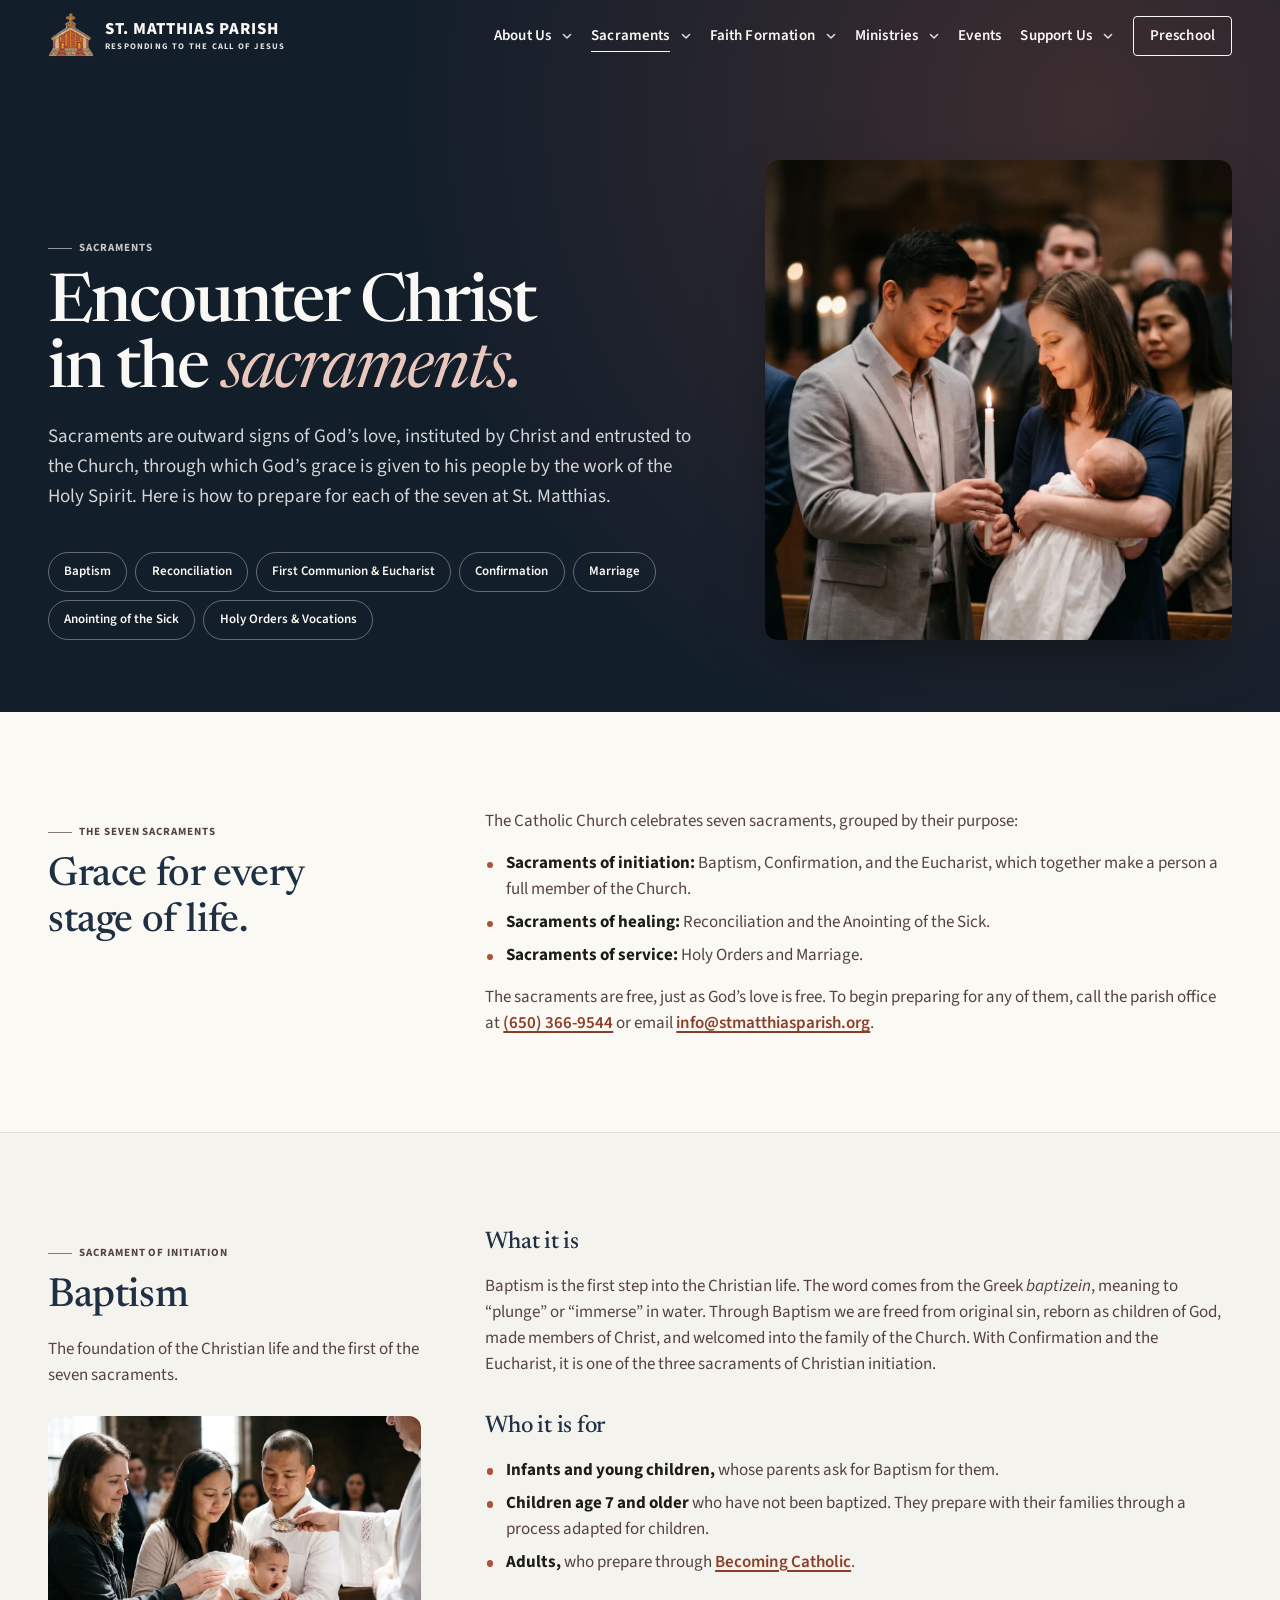
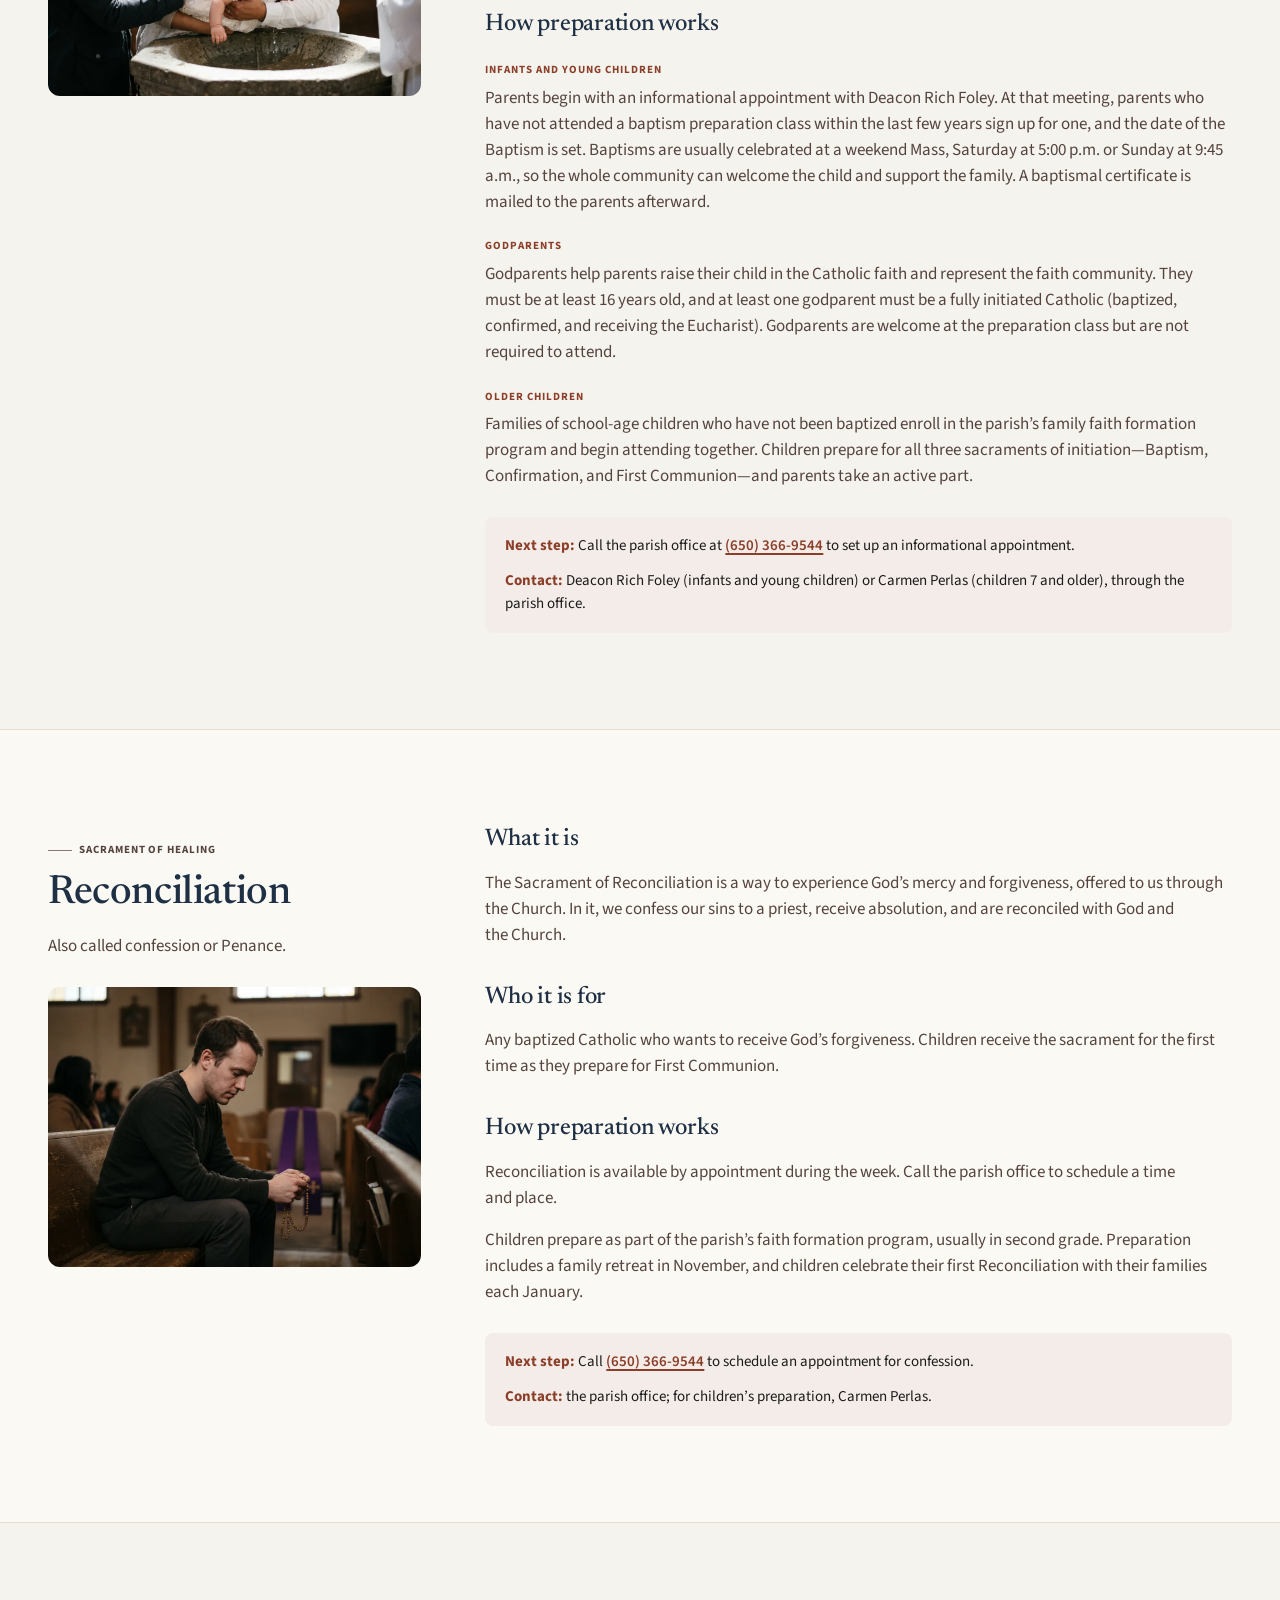
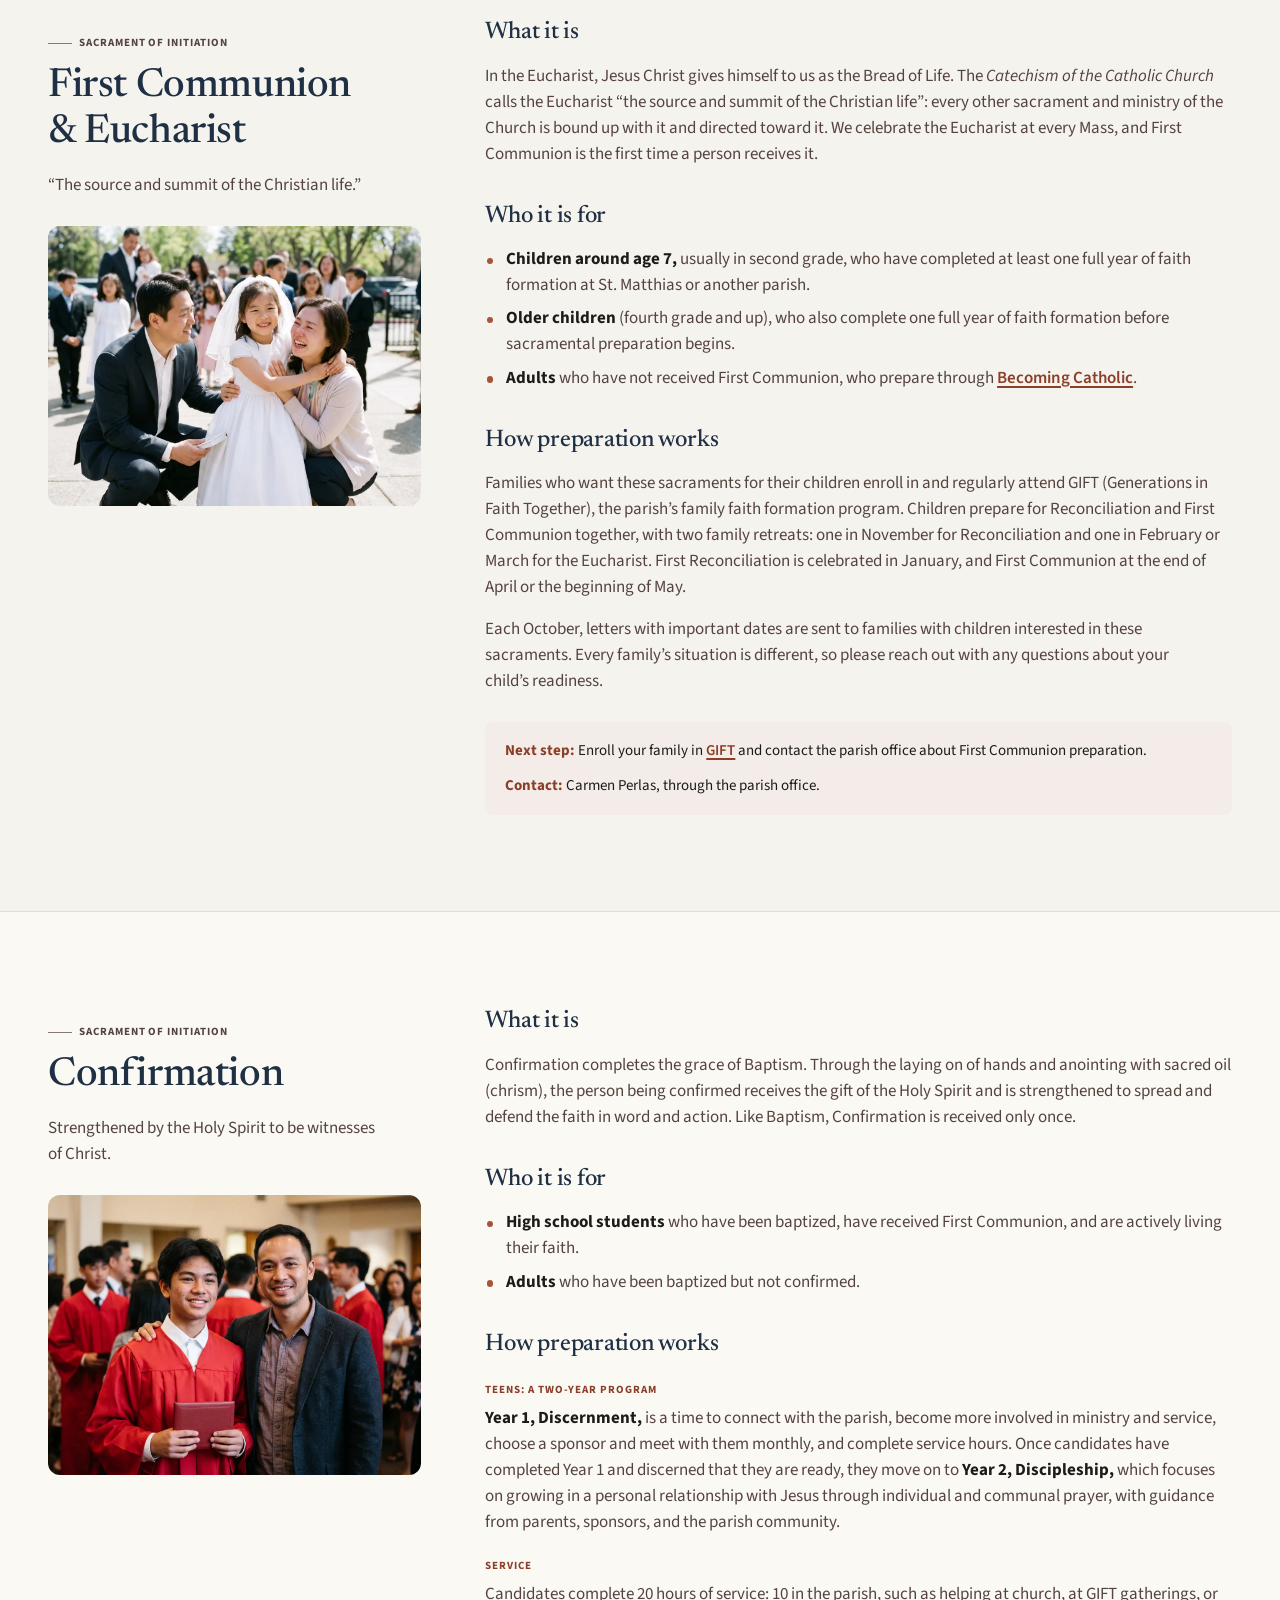
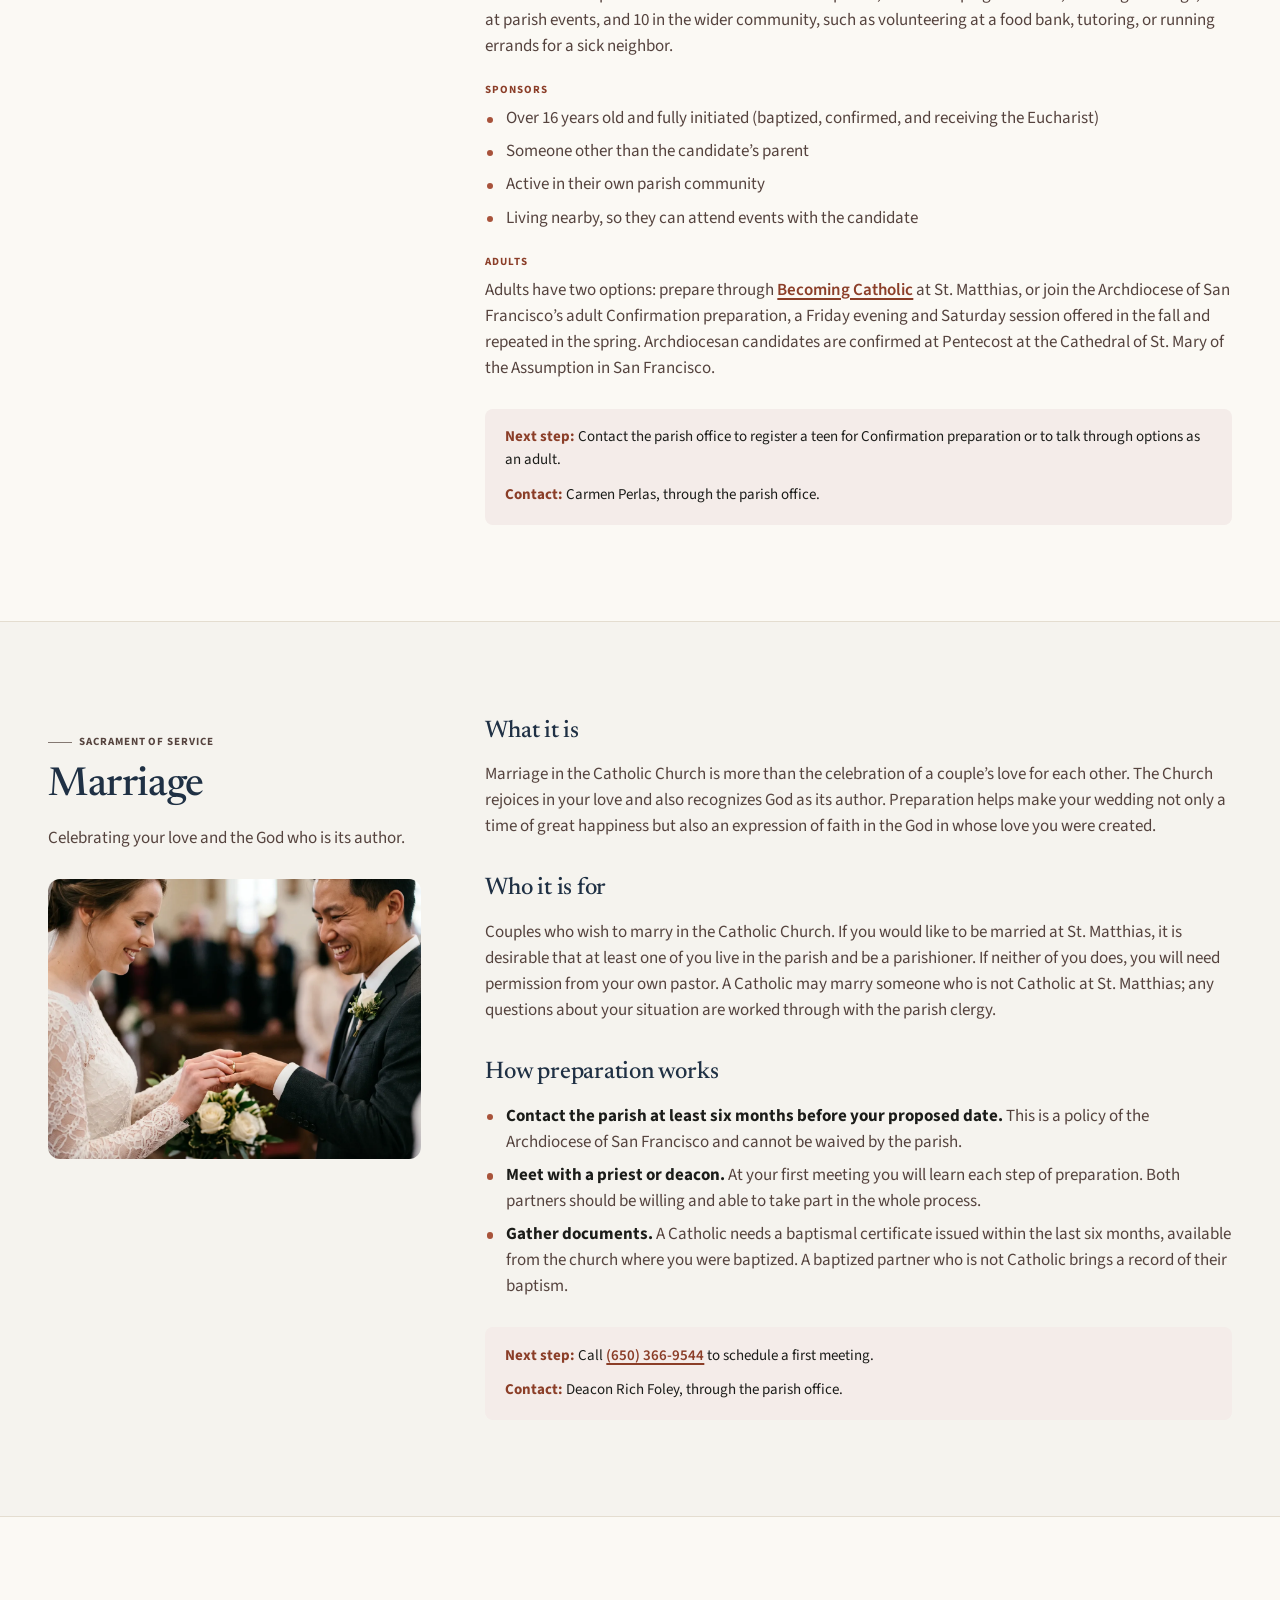
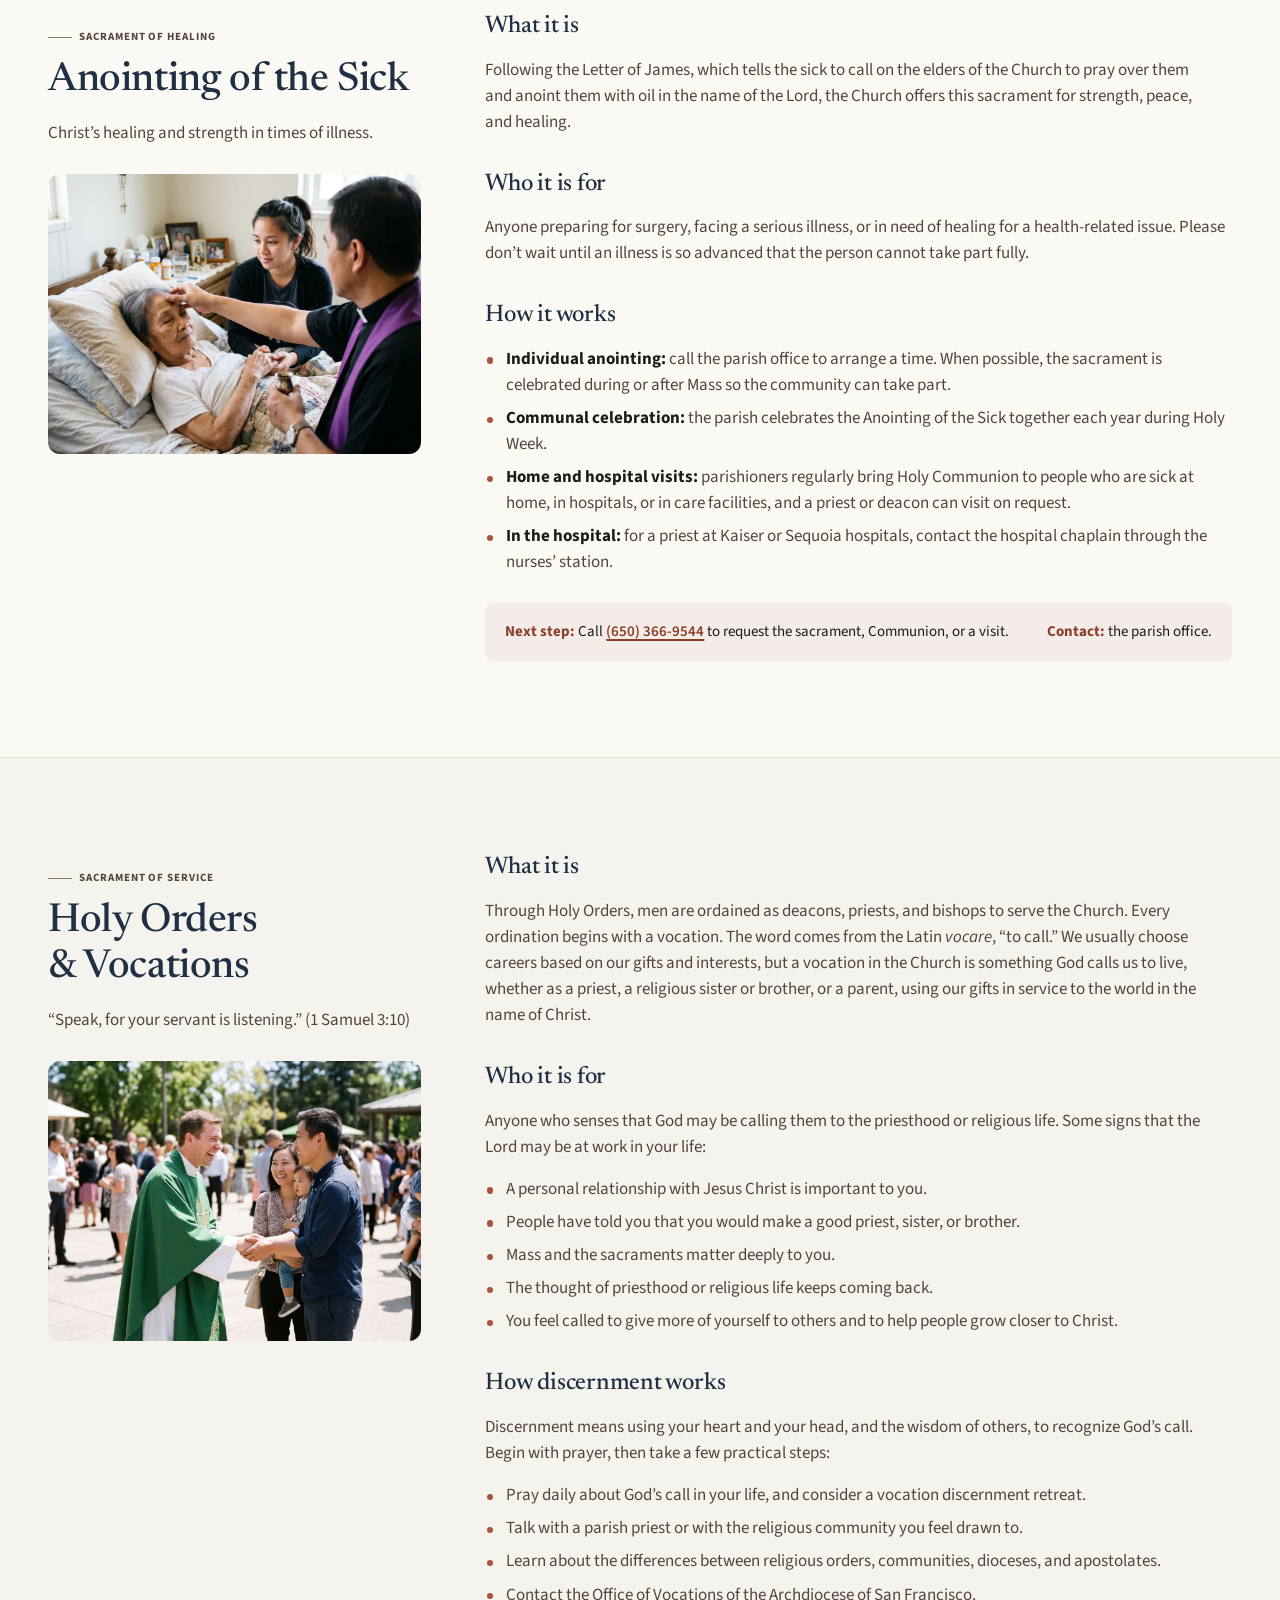
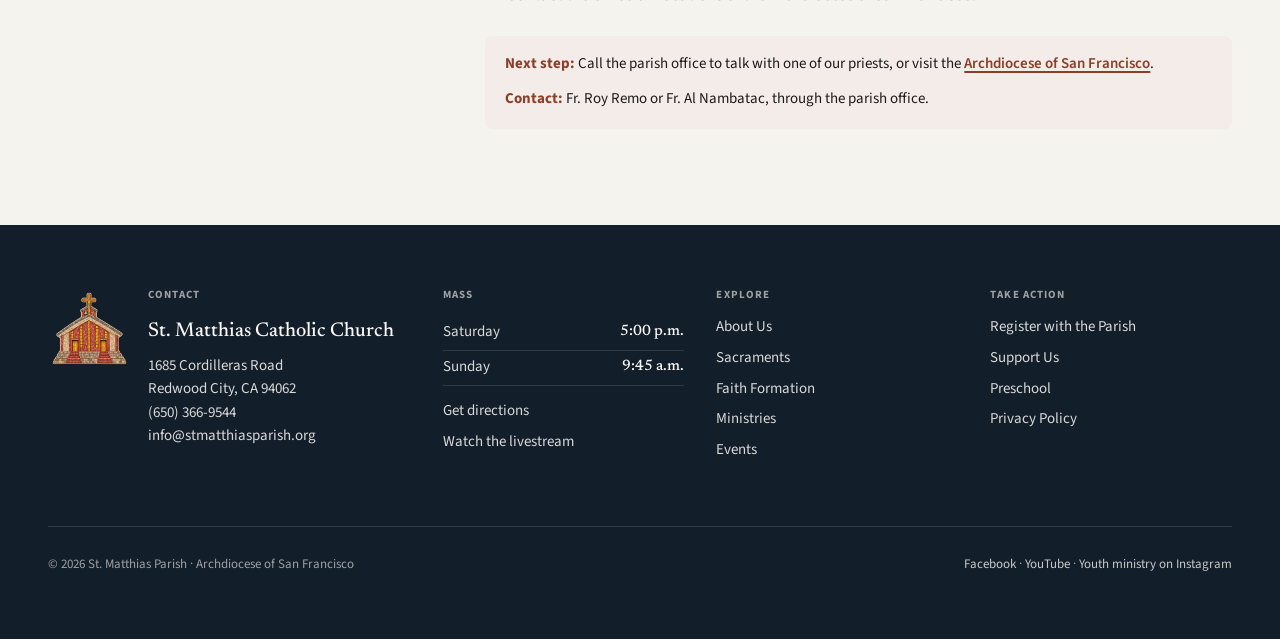
<file: sacraments/index.html>
<!DOCTYPE html>
<html lang="en">
<head>
  <meta charset="utf-8">
  <meta name="viewport" content="width=device-width, initial-scale=1">
  <title>Sacraments | St. Matthias Catholic Church, Redwood City</title>
  <meta name="description" content="How to prepare for Baptism, Reconciliation, First Communion, Confirmation, Marriage, Anointing of the Sick, and Holy Orders at St. Matthias Catholic Church in Redwood City.">
  <meta name="theme-color" content="#1F3044">
  <link rel="icon" href="/images/logo-icon.png" type="image/png">
  <link rel="preconnect" href="https://fonts.googleapis.com">
  <link rel="preconnect" href="https://fonts.gstatic.com" crossorigin>
  <link rel="stylesheet" href="https://fonts.googleapis.com/css2?family=Newsreader:ital,opsz,wght@0,6..72,400;0,6..72,500;0,6..72,600;1,6..72,400&family=Source+Sans+3:wght@400;600;700&display=swap">
  <link rel="stylesheet" href="/css/tokens.css">
  <link rel="stylesheet" href="/css/site.css">
</head>
<body>
  <a class="skip-link" href="#main">Skip to content</a>

<!-- build:header -->
<header class="site-header">
  <div class="container header-inner">
    <a class="brand" href="/" aria-label="St. Matthias Parish home" data-load style="--d:0ms">
      <img class="brand-mark" src="/images/logo-icon.png" width="256" height="256" alt="">
      <span class="brand-text"><span class="brand-name">St. Matthias Parish</span><span class="brand-tag">Responding to the Call of Jesus</span></span>
    </a>
    <nav class="nav-primary" aria-label="Primary" data-load style="--d:120ms">
      <ul class="nav-list">
        <li class="nav-item has-sub"><a class="nav-link" href="/about-us/">About Us</a><button class="sub-toggle" type="button" aria-expanded="false" aria-controls="sub-about-us"><span class="visually-hidden">About Us menu</span><svg class="chev" viewBox="0 0 12 12" width="12" height="12" aria-hidden="true" focusable="false"><path d="M2.5 4.5 6 8l3.5-3.5" fill="none" stroke="currentColor" stroke-width="1.6" stroke-linecap="round" stroke-linejoin="round"/></svg></button><ul class="subnav" id="sub-about-us"><li><a href="/about-us/#mission">Our Parish &amp; Mission</a></li><li><a href="/about-us/#staff-leadership">Staff &amp; Leadership</a></li><li><a href="/about-us/#faq">New Here? FAQ</a></li><li><a href="/about-us/#contact">Contact &amp; Nonprofit Information</a></li></ul></li>
        <li class="nav-item has-sub"><a class="nav-link" href="/sacraments/" aria-current="page">Sacraments</a><button class="sub-toggle" type="button" aria-expanded="false" aria-controls="sub-sacraments"><span class="visually-hidden">Sacraments menu</span><svg class="chev" viewBox="0 0 12 12" width="12" height="12" aria-hidden="true" focusable="false"><path d="M2.5 4.5 6 8l3.5-3.5" fill="none" stroke="currentColor" stroke-width="1.6" stroke-linecap="round" stroke-linejoin="round"/></svg></button><ul class="subnav" id="sub-sacraments"><li><a href="/sacraments/#baptism">Baptism</a></li><li><a href="/sacraments/#reconciliation">Reconciliation</a></li><li><a href="/sacraments/#first-communion">First Communion &amp; Eucharist</a></li><li><a href="/sacraments/#confirmation">Confirmation</a></li><li><a href="/sacraments/#marriage">Marriage</a></li><li><a href="/sacraments/#anointing-of-the-sick">Anointing of the Sick</a></li><li><a href="/sacraments/#holy-orders">Holy Orders &amp; Vocations</a></li></ul></li>
        <li class="nav-item has-sub"><a class="nav-link" href="/faith-formation/">Faith Formation</a><button class="sub-toggle" type="button" aria-expanded="false" aria-controls="sub-faith-formation"><span class="visually-hidden">Faith Formation menu</span><svg class="chev" viewBox="0 0 12 12" width="12" height="12" aria-hidden="true" focusable="false"><path d="M2.5 4.5 6 8l3.5-3.5" fill="none" stroke="currentColor" stroke-width="1.6" stroke-linecap="round" stroke-linejoin="round"/></svg></button><ul class="subnav" id="sub-faith-formation"><li><a href="/faith-formation/#children-families">Children &amp; Families</a></li><li><a href="/faith-formation/#youth">Youth</a></li><li><a href="/faith-formation/#adults">Adults</a></li><li><a href="/faith-formation/#becoming-catholic">Becoming Catholic</a></li></ul></li>
        <li class="nav-item has-sub"><a class="nav-link" href="/ministries/">Ministries</a><button class="sub-toggle" type="button" aria-expanded="false" aria-controls="sub-ministries"><span class="visually-hidden">Ministries menu</span><svg class="chev" viewBox="0 0 12 12" width="12" height="12" aria-hidden="true" focusable="false"><path d="M2.5 4.5 6 8l3.5-3.5" fill="none" stroke="currentColor" stroke-width="1.6" stroke-linecap="round" stroke-linejoin="round"/></svg></button><ul class="subnav" id="sub-ministries"><li><a href="/ministries/#worship">Worship at Mass</a></li><li><a href="/ministries/#service">Serve Our Neighbors</a></li><li><a href="/ministries/#welcome">Welcome &amp; Community</a></li><li><a href="/ministries/#care">Care &amp; Support</a></li><li><a href="/ministries/#parish-support">Help the Parish</a></li></ul></li>
        <li class="nav-item"><a class="nav-link" href="/events/">Events</a></li>
        <li class="nav-item has-sub nav-item-support"><a class="nav-link" href="/support-us/">Support Us</a><button class="sub-toggle" type="button" aria-expanded="false" aria-controls="sub-support-us"><span class="visually-hidden">Support Us menu</span><svg class="chev" viewBox="0 0 12 12" width="12" height="12" aria-hidden="true" focusable="false"><path d="M2.5 4.5 6 8l3.5-3.5" fill="none" stroke="currentColor" stroke-width="1.6" stroke-linecap="round" stroke-linejoin="round"/></svg></button><ul class="subnav" id="sub-support-us"><li><a href="/support-us/#regular-collection">Regular Collection</a></li><li><a href="/support-us/#roofing-fund">St. Matthias Roofing Fund</a></li><li><a href="/support-us/#annual-appeal">Archdiocesan Annual Appeal</a></li><li><a href="/support-us/#building-fund">Building Fund</a></li><li><a href="/support-us/#st-vincent-de-paul">St. Vincent de Paul</a></li><li><a href="/support-us/#faith-formation">Faith Formation</a></li><li><a href="/support-us/#mass-stipend">Mass Stipend</a></li><li><a href="/support-us/#flower-offering">Flower Offering</a></li><li><a href="/support-us/#holy-days">Holy Days — All Saints &amp; All Souls</a></li><li><a href="/support-us/#world-mission-sunday">World Mission Sunday</a></li><li><a href="/support-us/#st-patricks-seminary">St. Patrick’s Seminary</a></li><li><a href="/support-us/#human-development">Campaign for Human Development</a></li></ul></li>
        <li class="nav-item nav-item-external"><a class="nav-link nav-external" href="https://stmatthiaspreschool.org/" target="_blank" rel="noopener">Preschool<span class="visually-hidden"> (opens in a new tab)</span></a></li>
      </ul>
    </nav>
    <button class="nav-toggle" type="button" aria-expanded="false" aria-controls="drawer" aria-label="Open menu" data-load style="--d:120ms">
      <span></span><span></span><span></span>
    </button>
  </div>
</header>

<div class="drawer" id="drawer" aria-hidden="true">
  <div class="drawer-scrim"></div>
  <div class="drawer-panel" role="dialog" aria-modal="true" aria-label="Menu">
    <div class="drawer-top">
      <a class="drawer-title" href="/">St. Matthias Parish</a>
      <button class="drawer-close" type="button" aria-label="Close menu">
        <svg width="20" height="20" viewBox="0 0 20 20" aria-hidden="true"><path d="M4 4l12 12M16 4L4 16" stroke="currentColor" stroke-width="2" stroke-linecap="round"/></svg>
      </button>
    </div>
    <nav class="drawer-nav" aria-label="Mobile">
      <ul>
        <li class="drawer-item"><div class="drawer-row"><a href="/about-us/">About Us</a><button class="drawer-sub-toggle" type="button" aria-expanded="false" aria-controls="dsub-about-us"><span class="visually-hidden">Show About Us links</span><svg class="chev" viewBox="0 0 12 12" width="12" height="12" aria-hidden="true" focusable="false"><path d="M2.5 4.5 6 8l3.5-3.5" fill="none" stroke="currentColor" stroke-width="1.6" stroke-linecap="round" stroke-linejoin="round"/></svg></button></div><ul class="drawer-sub" id="dsub-about-us" hidden><li><a href="/about-us/#mission">Our Parish &amp; Mission</a></li><li><a href="/about-us/#staff-leadership">Staff &amp; Leadership</a></li><li><a href="/about-us/#faq">New Here? FAQ</a></li><li><a href="/about-us/#contact">Contact &amp; Nonprofit Information</a></li></ul></li>
        <li class="drawer-item"><div class="drawer-row"><a href="/sacraments/" aria-current="page">Sacraments</a><button class="drawer-sub-toggle" type="button" aria-expanded="false" aria-controls="dsub-sacraments"><span class="visually-hidden">Show Sacraments links</span><svg class="chev" viewBox="0 0 12 12" width="12" height="12" aria-hidden="true" focusable="false"><path d="M2.5 4.5 6 8l3.5-3.5" fill="none" stroke="currentColor" stroke-width="1.6" stroke-linecap="round" stroke-linejoin="round"/></svg></button></div><ul class="drawer-sub" id="dsub-sacraments" hidden><li><a href="/sacraments/#baptism">Baptism</a></li><li><a href="/sacraments/#reconciliation">Reconciliation</a></li><li><a href="/sacraments/#first-communion">First Communion &amp; Eucharist</a></li><li><a href="/sacraments/#confirmation">Confirmation</a></li><li><a href="/sacraments/#marriage">Marriage</a></li><li><a href="/sacraments/#anointing-of-the-sick">Anointing of the Sick</a></li><li><a href="/sacraments/#holy-orders">Holy Orders &amp; Vocations</a></li></ul></li>
        <li class="drawer-item"><div class="drawer-row"><a href="/faith-formation/">Faith Formation</a><button class="drawer-sub-toggle" type="button" aria-expanded="false" aria-controls="dsub-faith-formation"><span class="visually-hidden">Show Faith Formation links</span><svg class="chev" viewBox="0 0 12 12" width="12" height="12" aria-hidden="true" focusable="false"><path d="M2.5 4.5 6 8l3.5-3.5" fill="none" stroke="currentColor" stroke-width="1.6" stroke-linecap="round" stroke-linejoin="round"/></svg></button></div><ul class="drawer-sub" id="dsub-faith-formation" hidden><li><a href="/faith-formation/#children-families">Children &amp; Families</a></li><li><a href="/faith-formation/#youth">Youth</a></li><li><a href="/faith-formation/#adults">Adults</a></li><li><a href="/faith-formation/#becoming-catholic">Becoming Catholic</a></li></ul></li>
        <li class="drawer-item"><div class="drawer-row"><a href="/ministries/">Ministries</a><button class="drawer-sub-toggle" type="button" aria-expanded="false" aria-controls="dsub-ministries"><span class="visually-hidden">Show Ministries links</span><svg class="chev" viewBox="0 0 12 12" width="12" height="12" aria-hidden="true" focusable="false"><path d="M2.5 4.5 6 8l3.5-3.5" fill="none" stroke="currentColor" stroke-width="1.6" stroke-linecap="round" stroke-linejoin="round"/></svg></button></div><ul class="drawer-sub" id="dsub-ministries" hidden><li><a href="/ministries/#worship">Worship at Mass</a></li><li><a href="/ministries/#service">Serve Our Neighbors</a></li><li><a href="/ministries/#welcome">Welcome &amp; Community</a></li><li><a href="/ministries/#care">Care &amp; Support</a></li><li><a href="/ministries/#parish-support">Help the Parish</a></li></ul></li>
        <li class="drawer-item"><div class="drawer-row"><a href="/events/">Events</a></div></li>
        <li class="drawer-item drawer-item-support"><div class="drawer-row"><a href="/support-us/">Support Us</a><button class="drawer-sub-toggle" type="button" aria-expanded="false" aria-controls="dsub-support-us"><span class="visually-hidden">Show Support Us links</span><svg class="chev" viewBox="0 0 12 12" width="12" height="12" aria-hidden="true" focusable="false"><path d="M2.5 4.5 6 8l3.5-3.5" fill="none" stroke="currentColor" stroke-width="1.6" stroke-linecap="round" stroke-linejoin="round"/></svg></button></div><ul class="drawer-sub" id="dsub-support-us" hidden><li><a href="/support-us/#regular-collection">Regular Collection</a></li><li><a href="/support-us/#roofing-fund">St. Matthias Roofing Fund</a></li><li><a href="/support-us/#annual-appeal">Archdiocesan Annual Appeal</a></li><li><a href="/support-us/#building-fund">Building Fund</a></li><li><a href="/support-us/#st-vincent-de-paul">St. Vincent de Paul</a></li><li><a href="/support-us/#faith-formation">Faith Formation</a></li><li><a href="/support-us/#mass-stipend">Mass Stipend</a></li><li><a href="/support-us/#flower-offering">Flower Offering</a></li><li><a href="/support-us/#holy-days">Holy Days — All Saints &amp; All Souls</a></li><li><a href="/support-us/#world-mission-sunday">World Mission Sunday</a></li><li><a href="/support-us/#st-patricks-seminary">St. Patrick’s Seminary</a></li><li><a href="/support-us/#human-development">Campaign for Human Development</a></li></ul></li>
        <li class="drawer-item drawer-item-external"><div class="drawer-row"><a href="https://stmatthiaspreschool.org/" target="_blank" rel="noopener">Preschool<span class="visually-hidden"> (opens in a new tab)</span></a></div></li>
      </ul>
    </nav>
    <div class="drawer-meta">
      <strong>Mass this weekend</strong>
      <div class="pills"><span class="pill"><span class="pill-day">Saturday</span><span class="pill-time">5:00 p.m.</span></span><span class="pill"><span class="pill-day">Sunday</span><span class="pill-time">9:45 a.m.</span></span></div>
      <address>1685 Cordilleras Road<br>Redwood City, CA 94062<br><a href="tel:+16503669544">(650) 366-9544</a></address>
    </div>
  </div>
</div>
<!-- /build:header -->

  <main id="main">
    <section class="page-hero" aria-labelledby="page-title">
      <div class="container page-hero-grid">
        <div class="page-hero-copy">
          <p class="overline">Sacraments</p>
          <h1 id="page-title">Encounter Christ in the <em>sacraments.</em></h1>
          <p class="lede">Sacraments are outward signs of God’s love, instituted by Christ and entrusted to the Church, through which God’s grace is given to his people by the work of the Holy Spirit. Here is how to prepare for each of the seven at St. Matthias.</p>
          <nav class="jump-links" aria-label="Sacraments on this page">
            <a href="#baptism">Baptism</a>
            <a href="#reconciliation">Reconciliation</a>
            <a href="#first-communion">First Communion &amp; Eucharist</a>
            <a href="#confirmation">Confirmation</a>
            <a href="#marriage">Marriage</a>
            <a href="#anointing-of-the-sick">Anointing of the Sick</a>
            <a href="#holy-orders">Holy Orders &amp; Vocations</a>
          </nav>
        </div>
        <img class="page-hero-media media-ph ph-clay" data-image-slot="sacraments-hero" src="/images/GeminiGeneratedImages/web/sacraments-hero-960.webp" width="960" height="1200" alt="" decoding="async" fetchpriority="high">
      </div>
    </section>

    <section class="page-section" aria-labelledby="seven-title">
      <div class="container page-grid">
        <div class="section-intro">
          <p class="overline">The seven sacraments</p>
          <h2 id="seven-title">Grace for every stage of life.</h2>
        </div>
        <div class="prose">
          <p>The Catholic Church celebrates seven sacraments, grouped by their purpose:</p>
          <ul class="bullets">
            <li><strong>Sacraments of initiation:</strong> Baptism, Confirmation, and the Eucharist, which together make a person a full member of the Church.</li>
            <li><strong>Sacraments of healing:</strong> Reconciliation and the Anointing of the Sick.</li>
            <li><strong>Sacraments of service:</strong> Holy Orders and Marriage.</li>
          </ul>
          <p>The sacraments are free, just as God’s love is free. To begin preparing for any of them, call the parish office at <a href="tel:+16503669544">(650) 366-9544</a> or email <a href="mailto:info@stmatthiasparish.org">info@stmatthiasparish.org</a>.</p>
        </div>
      </div>
    </section>

    <section class="page-section section-alt" id="baptism" aria-labelledby="baptism-title">
      <div class="container page-grid">
        <div class="section-intro">
          <p class="overline">Sacrament of initiation</p>
          <h2 id="baptism-title">Baptism</h2>
          <p>The foundation of the Christian life and the first of the seven sacraments.</p>
          <img class="section-media media-ph ph-2" data-image-slot="sacrament-baptism" src="/images/GeminiGeneratedImages/web/sacrament-baptism-1200.webp" width="1200" height="900" alt="" decoding="async" loading="lazy">
        </div>
        <div class="prose">
          <h3>What it is</h3>
          <p>Baptism is the first step into the Christian life. The word comes from the Greek <em>baptizein</em>, meaning to “plunge” or “immerse” in water. Through Baptism we are freed from original sin, reborn as children of God, made members of Christ, and welcomed into the family of the Church. With Confirmation and the Eucharist, it is one of the three sacraments of Christian initiation.</p>
          <h3>Who it is for</h3>
          <ul class="bullets">
            <li><strong>Infants and young children,</strong> whose parents ask for Baptism for them.</li>
            <li><strong>Children age 7 and older</strong> who have not been baptized. They prepare with their families through a process adapted for children.</li>
            <li><strong>Adults,</strong> who prepare through <a href="/faith-formation/#becoming-catholic">Becoming Catholic</a>.</li>
          </ul>
          <h3>How preparation works</h3>
          <h4>Infants and young children</h4>
          <p>Parents begin with an informational appointment with Deacon Rich Foley. At that meeting, parents who have not attended a baptism preparation class within the last few years sign up for one, and the date of the Baptism is set. Baptisms are usually celebrated at a weekend Mass, Saturday at 5:00 p.m. or Sunday at 9:45 a.m., so the whole community can welcome the child and support the family. A baptismal certificate is mailed to the parents afterward.</p>
          <h4>Godparents</h4>
          <p>Godparents help parents raise their child in the Catholic faith and represent the faith community. They must be at least 16 years old, and at least one godparent must be a fully initiated Catholic (baptized, confirmed, and receiving the Eucharist). Godparents are welcome at the preparation class but are not required to attend.</p>
          <h4>Older children</h4>
          <p>Families of school-age children who have not been baptized enroll in the parish’s family faith formation program and begin attending together. Children prepare for all three sacraments of initiation—Baptism, Confirmation, and First Communion—and parents take an active part.</p>
          <div class="next-step">
            <p><strong>Next step:</strong> Call the parish office at <a href="tel:+16503669544">(650) 366-9544</a> to set up an informational appointment.</p>
            <p><strong>Contact:</strong> Deacon Rich Foley (infants and young children) or Carmen Perlas (children 7 and older), through the parish office.</p>
          </div>
        </div>
      </div>
    </section>

    <section class="page-section" id="reconciliation" aria-labelledby="reconciliation-title">
      <div class="container page-grid">
        <div class="section-intro">
          <p class="overline">Sacrament of healing</p>
          <h2 id="reconciliation-title">Reconciliation</h2>
          <p>Also called confession or Penance.</p>
          <img class="section-media media-ph ph-3" data-image-slot="sacrament-reconciliation" src="/images/GeminiGeneratedImages/web/sacrament-reconciliation-1200.webp" width="1200" height="900" alt="" decoding="async" loading="lazy">
        </div>
        <div class="prose">
          <h3>What it is</h3>
          <p>The Sacrament of Reconciliation is a way to experience God’s mercy and forgiveness, offered to us through the Church. In it, we confess our sins to a priest, receive absolution, and are reconciled with God and the Church.</p>
          <h3>Who it is for</h3>
          <p>Any baptized Catholic who wants to receive God’s forgiveness. Children receive the sacrament for the first time as they prepare for First Communion.</p>
          <h3>How preparation works</h3>
          <p>Reconciliation is available by appointment during the week. Call the parish office to schedule a time and place.</p>
          <p>Children prepare as part of the parish’s faith formation program, usually in second grade. Preparation includes a family retreat in November, and children celebrate their first Reconciliation with their families each January.</p>
          <div class="next-step">
            <p><strong>Next step:</strong> Call <a href="tel:+16503669544">(650) 366-9544</a> to schedule an appointment for confession.</p>
            <p><strong>Contact:</strong> the parish office; for children’s preparation, Carmen Perlas.</p>
          </div>
        </div>
      </div>
    </section>

    <section class="page-section section-alt" id="first-communion" aria-labelledby="eucharist-title">
      <div class="container page-grid">
        <div class="section-intro">
          <p class="overline">Sacrament of initiation</p>
          <h2 id="eucharist-title">First Communion &amp; Eucharist</h2>
          <p>“The source and summit of the Christian life.”</p>
          <img class="section-media media-ph ph-1" data-image-slot="sacrament-eucharist" src="/images/GeminiGeneratedImages/web/sacrament-eucharist-1200.webp" width="1200" height="900" alt="" decoding="async" loading="lazy">
        </div>
        <div class="prose">
          <h3>What it is</h3>
          <p>In the Eucharist, Jesus Christ gives himself to us as the Bread of Life. The <em>Catechism of the Catholic Church</em> calls the Eucharist “the source and summit of the Christian life”: every other sacrament and ministry of the Church is bound up with it and directed toward it. We celebrate the Eucharist at every Mass, and First Communion is the first time a person receives it.</p>
          <h3>Who it is for</h3>
          <ul class="bullets">
            <li><strong>Children around age 7,</strong> usually in second grade, who have completed at least one full year of faith formation at St. Matthias or another parish.</li>
            <li><strong>Older children</strong> (fourth grade and up), who also complete one full year of faith formation before sacramental preparation begins.</li>
            <li><strong>Adults</strong> who have not received First Communion, who prepare through <a href="/faith-formation/#becoming-catholic">Becoming Catholic</a>.</li>
          </ul>
          <h3>How preparation works</h3>
          <p>Families who want these sacraments for their children enroll in and regularly attend GIFT (Generations in Faith Together), the parish’s family faith formation program. Children prepare for Reconciliation and First Communion together, with two family retreats: one in November for Reconciliation and one in February or March for the Eucharist. First Reconciliation is celebrated in January, and First Communion at the end of April or the beginning of May.</p>
          <p>Each October, letters with important dates are sent to families with children interested in these sacraments. Every family’s situation is different, so please reach out with any questions about your child’s readiness.</p>
          <div class="next-step">
            <p><strong>Next step:</strong> Enroll your family in <a href="/faith-formation/#children-families">GIFT</a> and contact the parish office about First Communion preparation.</p>
            <p><strong>Contact:</strong> Carmen Perlas, through the parish office.</p>
          </div>
        </div>
      </div>
    </section>

    <section class="page-section" id="confirmation" aria-labelledby="confirmation-title">
      <div class="container page-grid">
        <div class="section-intro">
          <p class="overline">Sacrament of initiation</p>
          <h2 id="confirmation-title">Confirmation</h2>
          <p>Strengthened by the Holy Spirit to be witnesses of Christ.</p>
          <img class="section-media media-ph ph-5" data-image-slot="sacrament-confirmation" src="/images/GeminiGeneratedImages/web/sacrament-confirmation-1200.webp" width="1200" height="900" alt="" decoding="async" loading="lazy">
        </div>
        <div class="prose">
          <h3>What it is</h3>
          <p>Confirmation completes the grace of Baptism. Through the laying on of hands and anointing with sacred oil (chrism), the person being confirmed receives the gift of the Holy Spirit and is strengthened to spread and defend the faith in word and action. Like Baptism, Confirmation is received only once.</p>
          <h3>Who it is for</h3>
          <ul class="bullets">
            <li><strong>High school students</strong> who have been baptized, have received First Communion, and are actively living their faith.</li>
            <li><strong>Adults</strong> who have been baptized but not confirmed.</li>
          </ul>
          <h3>How preparation works</h3>
          <h4>Teens: a two-year program</h4>
          <p><strong>Year 1, Discernment,</strong> is a time to connect with the parish, become more involved in ministry and service, choose a sponsor and meet with them monthly, and complete service hours. Once candidates have completed Year 1 and discerned that they are ready, they move on to <strong>Year 2, Discipleship,</strong> which focuses on growing in a personal relationship with Jesus through individual and communal prayer, with guidance from parents, sponsors, and the parish community.</p>
          <h4>Service</h4>
          <p>Candidates complete 20 hours of service: 10 in the parish, such as helping at church, at GIFT gatherings, or at parish events, and 10 in the wider community, such as volunteering at a food bank, tutoring, or running errands for a sick neighbor.</p>
          <h4>Sponsors</h4>
          <ul class="bullets">
            <li>Over 16 years old and fully initiated (baptized, confirmed, and receiving the Eucharist)</li>
            <li>Someone other than the candidate’s parent</li>
            <li>Active in their own parish community</li>
            <li>Living nearby, so they can attend events with the candidate</li>
          </ul>
          <h4>Adults</h4>
          <p>Adults have two options: prepare through <a href="/faith-formation/#becoming-catholic">Becoming Catholic</a> at St. Matthias, or join the Archdiocese of San Francisco’s adult Confirmation preparation, a Friday evening and Saturday session offered in the fall and repeated in the spring. Archdiocesan candidates are confirmed at Pentecost at the Cathedral of St. Mary of the Assumption in San Francisco.</p>
          <div class="next-step">
            <p><strong>Next step:</strong> Contact the parish office to register a teen for Confirmation preparation or to talk through options as an adult.</p>
            <p><strong>Contact:</strong> Carmen Perlas, through the parish office.</p>
          </div>
        </div>
      </div>
    </section>

    <section class="page-section section-alt" id="marriage" aria-labelledby="marriage-title">
      <div class="container page-grid">
        <div class="section-intro">
          <p class="overline">Sacrament of service</p>
          <h2 id="marriage-title">Marriage</h2>
          <p>Celebrating your love and the God who is its author.</p>
          <img class="section-media media-ph ph-4" data-image-slot="sacrament-marriage" src="/images/GeminiGeneratedImages/web/sacrament-marriage-1200.webp" width="1200" height="900" alt="" decoding="async" loading="lazy">
        </div>
        <div class="prose">
          <h3>What it is</h3>
          <p>Marriage in the Catholic Church is more than the celebration of a couple’s love for each other. The Church rejoices in your love and also recognizes God as its author. Preparation helps make your wedding not only a time of great happiness but also an expression of faith in the God in whose love you were created.</p>
          <h3>Who it is for</h3>
          <p>Couples who wish to marry in the Catholic Church. If you would like to be married at St. Matthias, it is desirable that at least one of you live in the parish and be a parishioner. If neither of you does, you will need permission from your own pastor. A Catholic may marry someone who is not Catholic at St. Matthias; any questions about your situation are worked through with the parish clergy.</p>
          <h3>How preparation works</h3>
          <ul class="bullets">
            <li><strong>Contact the parish at least six months before your proposed date.</strong> This is a policy of the Archdiocese of San Francisco and cannot be waived by the parish.</li>
            <li><strong>Meet with a priest or deacon.</strong> At your first meeting you will learn each step of preparation. Both partners should be willing and able to take part in the whole process.</li>
            <li><strong>Gather documents.</strong> A Catholic needs a baptismal certificate issued within the last six months, available from the church where you were baptized. A baptized partner who is not Catholic brings a record of their baptism.</li>
          </ul>
          <div class="next-step">
            <p><strong>Next step:</strong> Call <a href="tel:+16503669544">(650) 366-9544</a> to schedule a first meeting.</p>
            <p><strong>Contact:</strong> Deacon Rich Foley, through the parish office.</p>
          </div>
        </div>
      </div>
    </section>

    <section class="page-section" id="anointing-of-the-sick" aria-labelledby="anointing-title">
      <div class="container page-grid">
        <div class="section-intro">
          <p class="overline">Sacrament of healing</p>
          <h2 id="anointing-title">Anointing of the Sick</h2>
          <p>Christ’s healing and strength in times of illness.</p>
          <img class="section-media media-ph ph-moss" data-image-slot="sacrament-anointing" src="/images/GeminiGeneratedImages/web/sacrament-anointing-1200.webp" width="1200" height="900" alt="" decoding="async" loading="lazy">
        </div>
        <div class="prose">
          <h3>What it is</h3>
          <p>Following the Letter of James, which tells the sick to call on the elders of the Church to pray over them and anoint them with oil in the name of the Lord, the Church offers this sacrament for strength, peace, and healing.</p>
          <h3>Who it is for</h3>
          <p>Anyone preparing for surgery, facing a serious illness, or in need of healing for a health-related issue. Please don’t wait until an illness is so advanced that the person cannot take part fully.</p>
          <h3>How it works</h3>
          <ul class="bullets">
            <li><strong>Individual anointing:</strong> call the parish office to arrange a time. When possible, the sacrament is celebrated during or after Mass so the community can take part.</li>
            <li><strong>Communal celebration:</strong> the parish celebrates the Anointing of the Sick together each year during Holy Week.</li>
            <li><strong>Home and hospital visits:</strong> parishioners regularly bring Holy Communion to people who are sick at home, in hospitals, or in care facilities, and a priest or deacon can visit on request.</li>
            <li><strong>In the hospital:</strong> for a priest at Kaiser or Sequoia hospitals, contact the hospital chaplain through the nurses’ station.</li>
          </ul>
          <div class="next-step">
            <p><strong>Next step:</strong> Call <a href="tel:+16503669544">(650) 366-9544</a> to request the sacrament, Communion, or a visit.</p>
            <p><strong>Contact:</strong> the parish office.</p>
          </div>
        </div>
      </div>
    </section>

    <section class="page-section section-alt" id="holy-orders" aria-labelledby="orders-title">
      <div class="container page-grid">
        <div class="section-intro">
          <p class="overline">Sacrament of service</p>
          <h2 id="orders-title">Holy Orders &amp; Vocations</h2>
          <p>“Speak, for your servant is listening.” (1 Samuel 3:10)</p>
          <img class="section-media media-ph ph-navy" data-image-slot="sacrament-holy-orders" src="/images/GeminiGeneratedImages/web/sacrament-holy-orders-1200.webp" width="1200" height="900" alt="" decoding="async" loading="lazy">
        </div>
        <div class="prose">
          <h3>What it is</h3>
          <p>Through Holy Orders, men are ordained as deacons, priests, and bishops to serve the Church. Every ordination begins with a vocation. The word comes from the Latin <em>vocare</em>, “to call.” We usually choose careers based on our gifts and interests, but a vocation in the Church is something God calls us to live, whether as a priest, a religious sister or brother, or a parent, using our gifts in service to the world in the name of Christ.</p>
          <h3>Who it is for</h3>
          <p>Anyone who senses that God may be calling them to the priesthood or religious life. Some signs that the Lord may be at work in your life:</p>
          <ul class="bullets">
            <li>A personal relationship with Jesus Christ is important to you.</li>
            <li>People have told you that you would make a good priest, sister, or brother.</li>
            <li>Mass and the sacraments matter deeply to you.</li>
            <li>The thought of priesthood or religious life keeps coming back.</li>
            <li>You feel called to give more of yourself to others and to help people grow closer to Christ.</li>
          </ul>
          <h3>How discernment works</h3>
          <p>Discernment means using your heart and your head, and the wisdom of others, to recognize God’s call. Begin with prayer, then take a few practical steps:</p>
          <ul class="bullets">
            <li>Pray daily about God’s call in your life, and consider a vocation discernment retreat.</li>
            <li>Talk with a parish priest or with the religious community you feel drawn to.</li>
            <li>Learn about the differences between religious orders, communities, dioceses, and apostolates.</li>
            <li>Contact the Office of Vocations of the Archdiocese of San Francisco.</li>
          </ul>
          <div class="next-step">
            <p><strong>Next step:</strong> Call the parish office to talk with one of our priests, or visit the <a href="https://sfarch.org/" target="_blank" rel="noopener">Archdiocese of San Francisco<span class="visually-hidden"> (opens in a new tab)</span></a>.</p>
            <p><strong>Contact:</strong> Fr. Roy Remo or Fr. Al Nambatac, through the parish office.</p>
          </div>
        </div>
      </div>
    </section>
  </main>

<!-- build:footer -->
<footer class="site-footer on-dark">
  <div class="container">
    <div class="footer-grid">
      <div class="footer-brand">
        <img class="footer-badge" src="/images/logo-icon.png" width="256" height="256" alt="St. Matthias Parish logo" loading="lazy">
        <div>
          <h2>Contact</h2>
          <strong>St. Matthias Catholic Church</strong>
          <address>1685 Cordilleras Road<br>Redwood City, CA 94062<br>
            <a href="tel:+16503669544">(650) 366-9544</a><br>
            <a href="mailto:info@stmatthiasparish.org">info@stmatthiasparish.org</a></address>
        </div>
      </div>
      <div>
        <h2>Mass</h2>
        <ul class="footer-times"><li><span>Saturday</span><strong>5:00 p.m.</strong></li><li><span>Sunday</span><strong>9:45 a.m.</strong></li></ul>
        <ul class="footer-links footer-links-tight">
          <li><a href="https://www.google.com/maps/dir/?api=1&amp;destination=1685+Cordilleras+Road,+Redwood+City,+CA+94062" target="_blank" rel="noopener">Get directions<span class="visually-hidden"> (opens in a new tab)</span></a></li>
          <li><a href="https://www.youtube.com/channel/UCRRy371aMVoldjaDoj8droA/live" target="_blank" rel="noopener">Watch the livestream<span class="visually-hidden"> (opens in a new tab)</span></a></li>
        </ul>
      </div>
      <div>
        <h2>Explore</h2>
        <ul class="footer-links"><li><a href="/about-us/">About Us</a></li><li><a href="/sacraments/">Sacraments</a></li><li><a href="/faith-formation/">Faith Formation</a></li><li><a href="/ministries/">Ministries</a></li><li><a href="/events/">Events</a></li></ul>
      </div>
      <div>
        <h2>Take Action</h2>
        <ul class="footer-links"><li><a href="https://stmatthias.flocknote.com/" target="_blank" rel="noopener">Register with the Parish<span class="visually-hidden"> (opens in a new tab)</span></a></li><li><a href="/support-us/">Support Us</a></li><li><a href="https://stmatthiaspreschool.org/" target="_blank" rel="noopener">Preschool<span class="visually-hidden"> (opens in a new tab)</span></a></li><li><a href="/privacy/">Privacy Policy</a></li></ul>
      </div>
    </div>
    <div class="footer-bottom">
      <div class="footer-identity">
        <p>&copy; 2026 St. Matthias Parish &middot; Archdiocese of San Francisco</p>
        <!-- Legal identity: set legalName, nonprofitStatus, and ein in data/site.json once confirmed. -->
      </div>
      <p class="footer-social"><a href="https://www.facebook.com/StMatthiasCatholicChurch" target="_blank" rel="noopener">Facebook<span class="visually-hidden"> (opens in a new tab)</span></a> &middot; <a href="https://www.youtube.com/channel/UCRRy371aMVoldjaDoj8droA" target="_blank" rel="noopener">YouTube<span class="visually-hidden"> (opens in a new tab)</span></a> &middot; <a href="https://www.instagram.com/st_matthias_youth/" target="_blank" rel="noopener">Youth ministry on Instagram<span class="visually-hidden"> (opens in a new tab)</span></a></p>
    </div>
  </div>
</footer>
<!-- /build:footer -->

  <script src="/js/nav.js" defer></script>
</body>
</html>
</file>
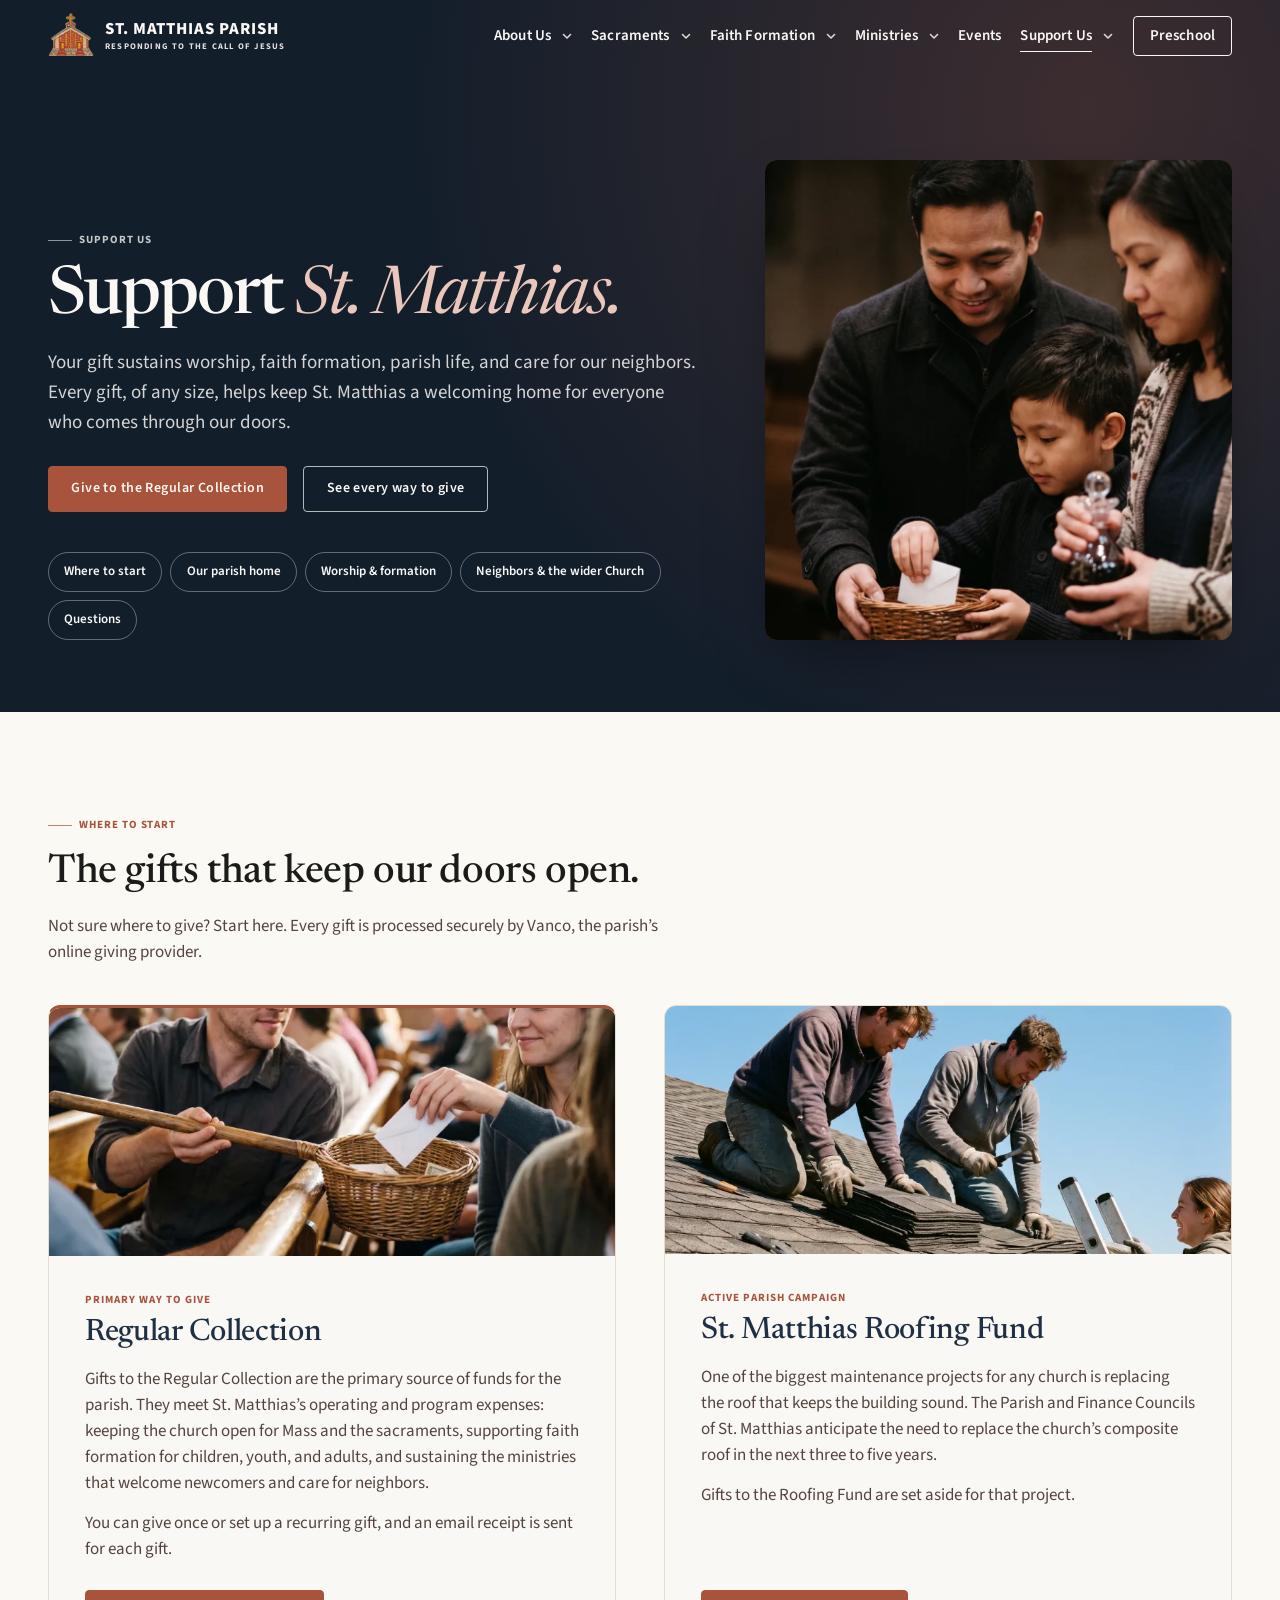
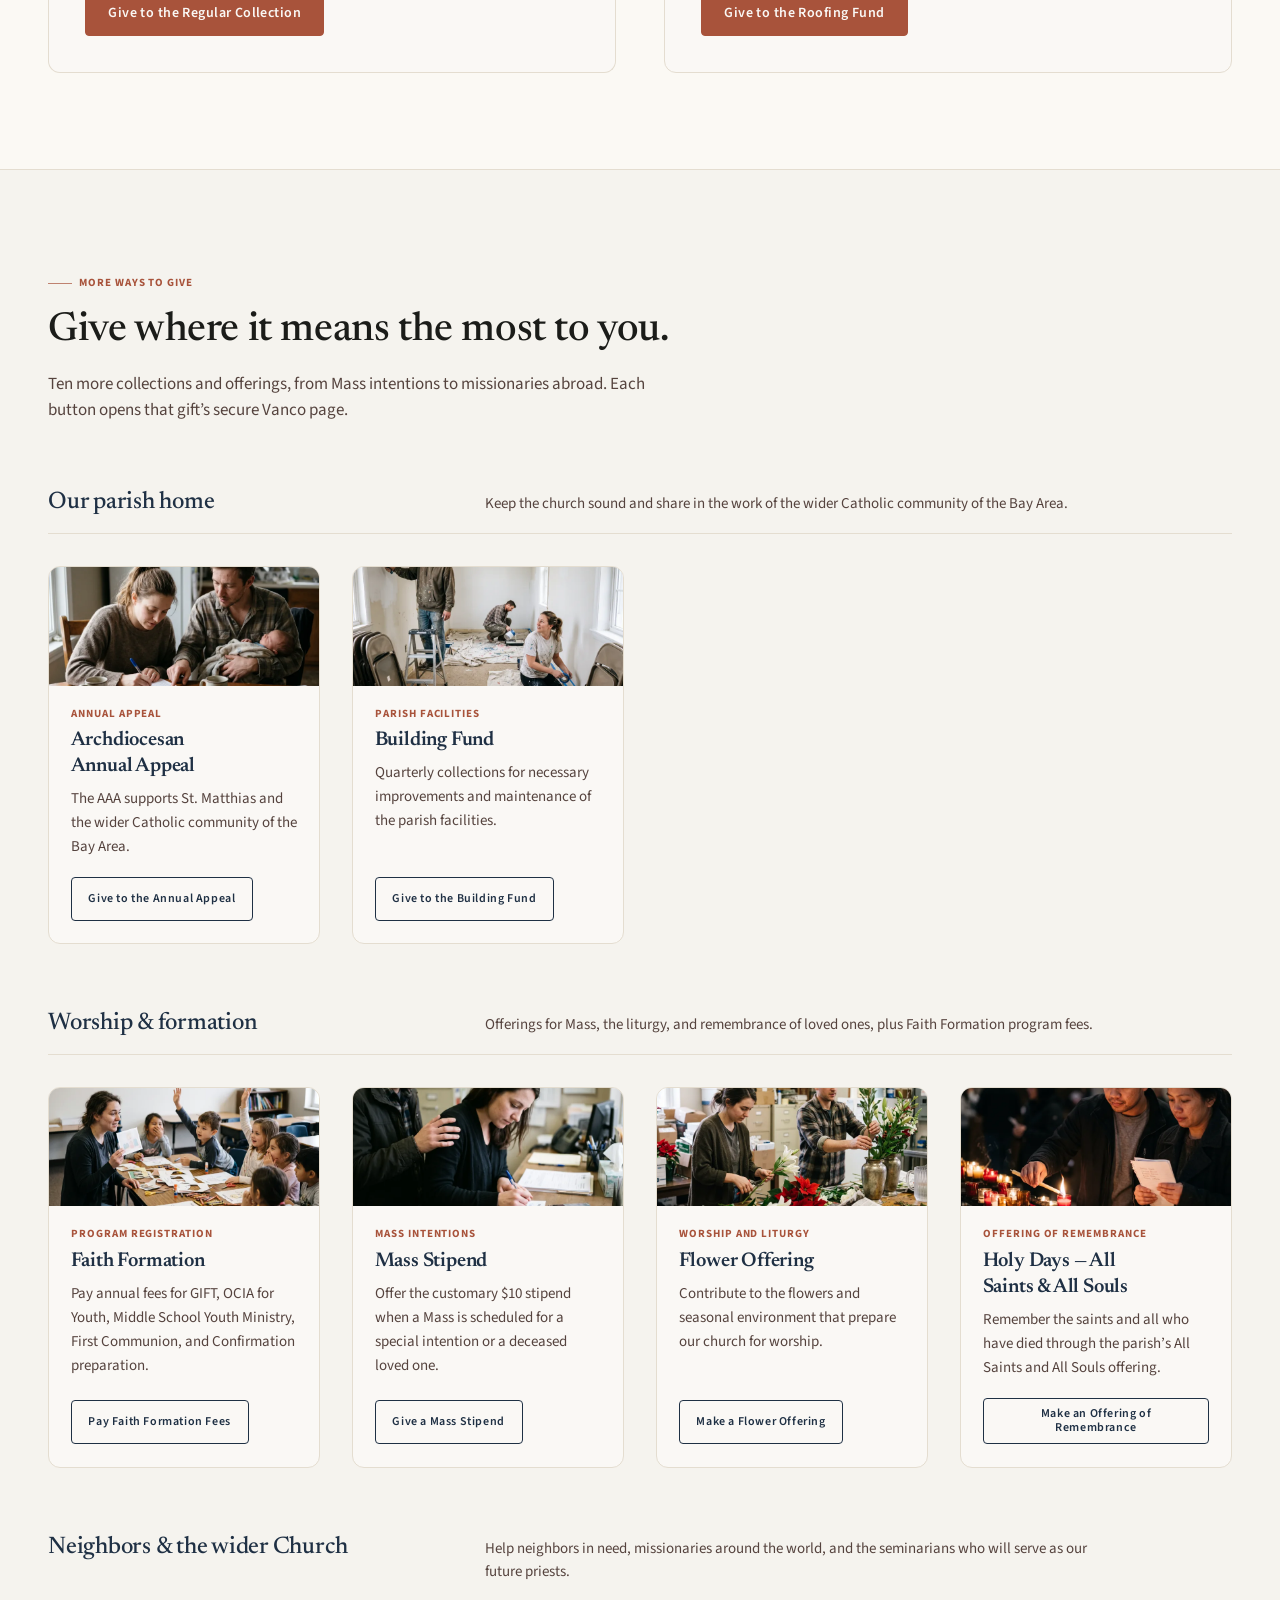
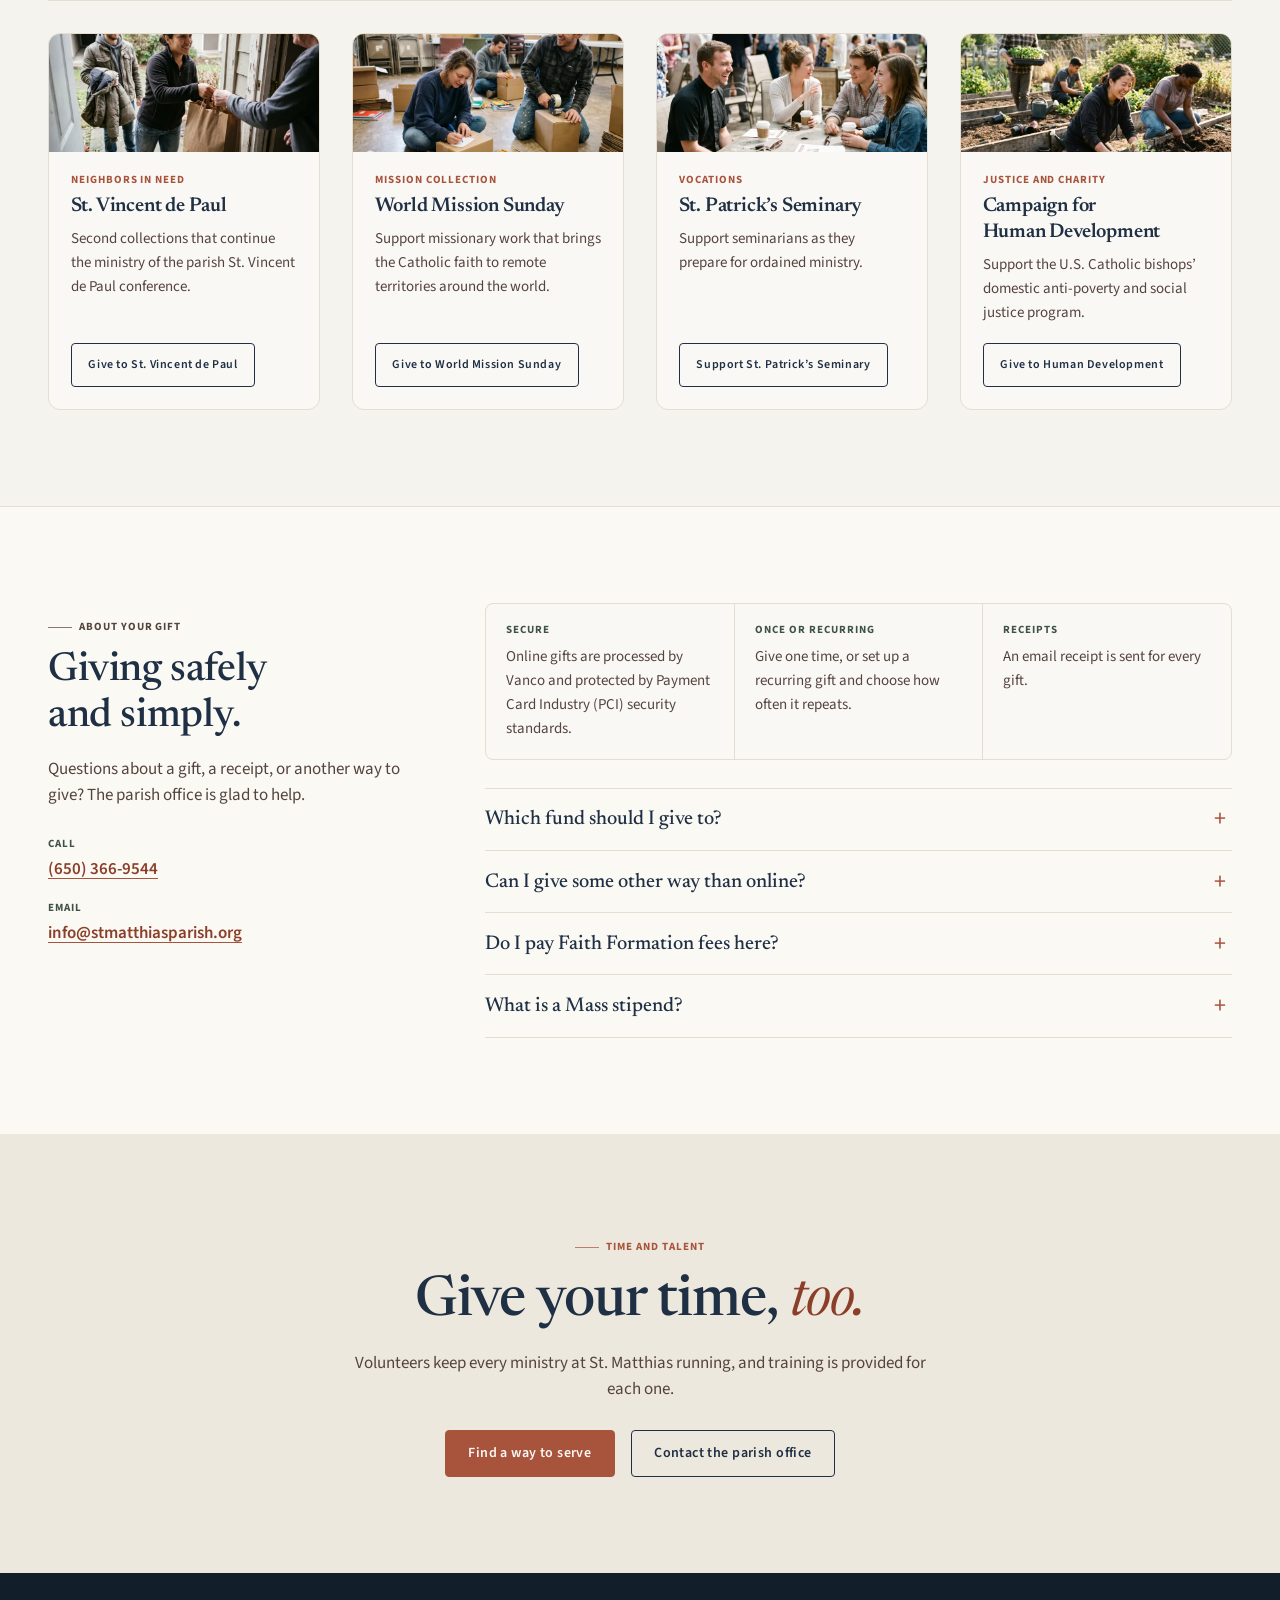
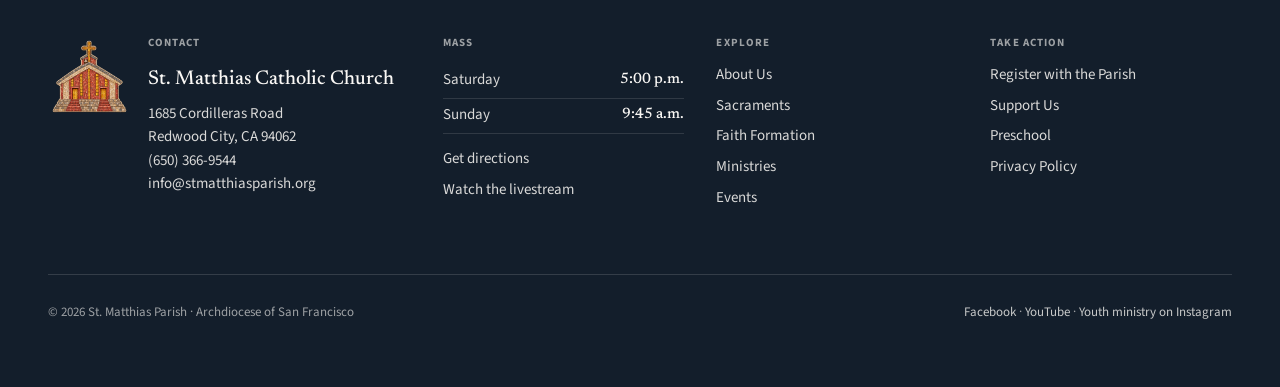
<file: support-us/index.html>
<!DOCTYPE html>
<html lang="en">
<head>
  <meta charset="utf-8">
  <meta name="viewport" content="width=device-width, initial-scale=1">
  <title>Support Us | St. Matthias Catholic Church, Redwood City</title>
  <meta name="description" content="Give securely online to St. Matthias Catholic Church in Redwood City. Your gift sustains worship, faith formation, parish life, and care for our neighbors.">
  <meta name="theme-color" content="#1F3044">
  <link rel="icon" href="/images/logo-icon.png" type="image/png">
  <link rel="preconnect" href="https://fonts.googleapis.com">
  <link rel="preconnect" href="https://fonts.gstatic.com" crossorigin>
  <link rel="stylesheet" href="https://fonts.googleapis.com/css2?family=Newsreader:ital,opsz,wght@0,6..72,400;0,6..72,500;0,6..72,600;1,6..72,400&family=Source+Sans+3:wght@400;600;700&display=swap">
  <link rel="stylesheet" href="/css/tokens.css">
  <link rel="stylesheet" href="/css/site.css">
</head>
<body>
  <a class="skip-link" href="#main">Skip to content</a>

<!-- build:header -->
<header class="site-header">
  <div class="container header-inner">
    <a class="brand" href="/" aria-label="St. Matthias Parish home" data-load style="--d:0ms">
      <img class="brand-mark" src="/images/logo-icon.png" width="256" height="256" alt="">
      <span class="brand-text"><span class="brand-name">St. Matthias Parish</span><span class="brand-tag">Responding to the Call of Jesus</span></span>
    </a>
    <nav class="nav-primary" aria-label="Primary" data-load style="--d:120ms">
      <ul class="nav-list">
        <li class="nav-item has-sub"><a class="nav-link" href="/about-us/">About Us</a><button class="sub-toggle" type="button" aria-expanded="false" aria-controls="sub-about-us"><span class="visually-hidden">About Us menu</span><svg class="chev" viewBox="0 0 12 12" width="12" height="12" aria-hidden="true" focusable="false"><path d="M2.5 4.5 6 8l3.5-3.5" fill="none" stroke="currentColor" stroke-width="1.6" stroke-linecap="round" stroke-linejoin="round"/></svg></button><ul class="subnav" id="sub-about-us"><li><a href="/about-us/#mission">Our Parish &amp; Mission</a></li><li><a href="/about-us/#staff-leadership">Staff &amp; Leadership</a></li><li><a href="/about-us/#faq">New Here? FAQ</a></li><li><a href="/about-us/#contact">Contact &amp; Nonprofit Information</a></li></ul></li>
        <li class="nav-item has-sub"><a class="nav-link" href="/sacraments/">Sacraments</a><button class="sub-toggle" type="button" aria-expanded="false" aria-controls="sub-sacraments"><span class="visually-hidden">Sacraments menu</span><svg class="chev" viewBox="0 0 12 12" width="12" height="12" aria-hidden="true" focusable="false"><path d="M2.5 4.5 6 8l3.5-3.5" fill="none" stroke="currentColor" stroke-width="1.6" stroke-linecap="round" stroke-linejoin="round"/></svg></button><ul class="subnav" id="sub-sacraments"><li><a href="/sacraments/#baptism">Baptism</a></li><li><a href="/sacraments/#reconciliation">Reconciliation</a></li><li><a href="/sacraments/#first-communion">First Communion &amp; Eucharist</a></li><li><a href="/sacraments/#confirmation">Confirmation</a></li><li><a href="/sacraments/#marriage">Marriage</a></li><li><a href="/sacraments/#anointing-of-the-sick">Anointing of the Sick</a></li><li><a href="/sacraments/#holy-orders">Holy Orders &amp; Vocations</a></li></ul></li>
        <li class="nav-item has-sub"><a class="nav-link" href="/faith-formation/">Faith Formation</a><button class="sub-toggle" type="button" aria-expanded="false" aria-controls="sub-faith-formation"><span class="visually-hidden">Faith Formation menu</span><svg class="chev" viewBox="0 0 12 12" width="12" height="12" aria-hidden="true" focusable="false"><path d="M2.5 4.5 6 8l3.5-3.5" fill="none" stroke="currentColor" stroke-width="1.6" stroke-linecap="round" stroke-linejoin="round"/></svg></button><ul class="subnav" id="sub-faith-formation"><li><a href="/faith-formation/#children-families">Children &amp; Families</a></li><li><a href="/faith-formation/#youth">Youth</a></li><li><a href="/faith-formation/#adults">Adults</a></li><li><a href="/faith-formation/#becoming-catholic">Becoming Catholic</a></li></ul></li>
        <li class="nav-item has-sub"><a class="nav-link" href="/ministries/">Ministries</a><button class="sub-toggle" type="button" aria-expanded="false" aria-controls="sub-ministries"><span class="visually-hidden">Ministries menu</span><svg class="chev" viewBox="0 0 12 12" width="12" height="12" aria-hidden="true" focusable="false"><path d="M2.5 4.5 6 8l3.5-3.5" fill="none" stroke="currentColor" stroke-width="1.6" stroke-linecap="round" stroke-linejoin="round"/></svg></button><ul class="subnav" id="sub-ministries"><li><a href="/ministries/#worship">Worship at Mass</a></li><li><a href="/ministries/#service">Serve Our Neighbors</a></li><li><a href="/ministries/#welcome">Welcome &amp; Community</a></li><li><a href="/ministries/#care">Care &amp; Support</a></li><li><a href="/ministries/#parish-support">Help the Parish</a></li></ul></li>
        <li class="nav-item"><a class="nav-link" href="/events/">Events</a></li>
        <li class="nav-item has-sub nav-item-support"><a class="nav-link" href="/support-us/" aria-current="page">Support Us</a><button class="sub-toggle" type="button" aria-expanded="false" aria-controls="sub-support-us"><span class="visually-hidden">Support Us menu</span><svg class="chev" viewBox="0 0 12 12" width="12" height="12" aria-hidden="true" focusable="false"><path d="M2.5 4.5 6 8l3.5-3.5" fill="none" stroke="currentColor" stroke-width="1.6" stroke-linecap="round" stroke-linejoin="round"/></svg></button><ul class="subnav" id="sub-support-us"><li><a href="/support-us/#regular-collection">Regular Collection</a></li><li><a href="/support-us/#roofing-fund">St. Matthias Roofing Fund</a></li><li><a href="/support-us/#annual-appeal">Archdiocesan Annual Appeal</a></li><li><a href="/support-us/#building-fund">Building Fund</a></li><li><a href="/support-us/#st-vincent-de-paul">St. Vincent de Paul</a></li><li><a href="/support-us/#faith-formation">Faith Formation</a></li><li><a href="/support-us/#mass-stipend">Mass Stipend</a></li><li><a href="/support-us/#flower-offering">Flower Offering</a></li><li><a href="/support-us/#holy-days">Holy Days — All Saints &amp; All Souls</a></li><li><a href="/support-us/#world-mission-sunday">World Mission Sunday</a></li><li><a href="/support-us/#st-patricks-seminary">St. Patrick’s Seminary</a></li><li><a href="/support-us/#human-development">Campaign for Human Development</a></li></ul></li>
        <li class="nav-item nav-item-external"><a class="nav-link nav-external" href="https://stmatthiaspreschool.org/" target="_blank" rel="noopener">Preschool<span class="visually-hidden"> (opens in a new tab)</span></a></li>
      </ul>
    </nav>
    <button class="nav-toggle" type="button" aria-expanded="false" aria-controls="drawer" aria-label="Open menu" data-load style="--d:120ms">
      <span></span><span></span><span></span>
    </button>
  </div>
</header>

<div class="drawer" id="drawer" aria-hidden="true">
  <div class="drawer-scrim"></div>
  <div class="drawer-panel" role="dialog" aria-modal="true" aria-label="Menu">
    <div class="drawer-top">
      <a class="drawer-title" href="/">St. Matthias Parish</a>
      <button class="drawer-close" type="button" aria-label="Close menu">
        <svg width="20" height="20" viewBox="0 0 20 20" aria-hidden="true"><path d="M4 4l12 12M16 4L4 16" stroke="currentColor" stroke-width="2" stroke-linecap="round"/></svg>
      </button>
    </div>
    <nav class="drawer-nav" aria-label="Mobile">
      <ul>
        <li class="drawer-item"><div class="drawer-row"><a href="/about-us/">About Us</a><button class="drawer-sub-toggle" type="button" aria-expanded="false" aria-controls="dsub-about-us"><span class="visually-hidden">Show About Us links</span><svg class="chev" viewBox="0 0 12 12" width="12" height="12" aria-hidden="true" focusable="false"><path d="M2.5 4.5 6 8l3.5-3.5" fill="none" stroke="currentColor" stroke-width="1.6" stroke-linecap="round" stroke-linejoin="round"/></svg></button></div><ul class="drawer-sub" id="dsub-about-us" hidden><li><a href="/about-us/#mission">Our Parish &amp; Mission</a></li><li><a href="/about-us/#staff-leadership">Staff &amp; Leadership</a></li><li><a href="/about-us/#faq">New Here? FAQ</a></li><li><a href="/about-us/#contact">Contact &amp; Nonprofit Information</a></li></ul></li>
        <li class="drawer-item"><div class="drawer-row"><a href="/sacraments/">Sacraments</a><button class="drawer-sub-toggle" type="button" aria-expanded="false" aria-controls="dsub-sacraments"><span class="visually-hidden">Show Sacraments links</span><svg class="chev" viewBox="0 0 12 12" width="12" height="12" aria-hidden="true" focusable="false"><path d="M2.5 4.5 6 8l3.5-3.5" fill="none" stroke="currentColor" stroke-width="1.6" stroke-linecap="round" stroke-linejoin="round"/></svg></button></div><ul class="drawer-sub" id="dsub-sacraments" hidden><li><a href="/sacraments/#baptism">Baptism</a></li><li><a href="/sacraments/#reconciliation">Reconciliation</a></li><li><a href="/sacraments/#first-communion">First Communion &amp; Eucharist</a></li><li><a href="/sacraments/#confirmation">Confirmation</a></li><li><a href="/sacraments/#marriage">Marriage</a></li><li><a href="/sacraments/#anointing-of-the-sick">Anointing of the Sick</a></li><li><a href="/sacraments/#holy-orders">Holy Orders &amp; Vocations</a></li></ul></li>
        <li class="drawer-item"><div class="drawer-row"><a href="/faith-formation/">Faith Formation</a><button class="drawer-sub-toggle" type="button" aria-expanded="false" aria-controls="dsub-faith-formation"><span class="visually-hidden">Show Faith Formation links</span><svg class="chev" viewBox="0 0 12 12" width="12" height="12" aria-hidden="true" focusable="false"><path d="M2.5 4.5 6 8l3.5-3.5" fill="none" stroke="currentColor" stroke-width="1.6" stroke-linecap="round" stroke-linejoin="round"/></svg></button></div><ul class="drawer-sub" id="dsub-faith-formation" hidden><li><a href="/faith-formation/#children-families">Children &amp; Families</a></li><li><a href="/faith-formation/#youth">Youth</a></li><li><a href="/faith-formation/#adults">Adults</a></li><li><a href="/faith-formation/#becoming-catholic">Becoming Catholic</a></li></ul></li>
        <li class="drawer-item"><div class="drawer-row"><a href="/ministries/">Ministries</a><button class="drawer-sub-toggle" type="button" aria-expanded="false" aria-controls="dsub-ministries"><span class="visually-hidden">Show Ministries links</span><svg class="chev" viewBox="0 0 12 12" width="12" height="12" aria-hidden="true" focusable="false"><path d="M2.5 4.5 6 8l3.5-3.5" fill="none" stroke="currentColor" stroke-width="1.6" stroke-linecap="round" stroke-linejoin="round"/></svg></button></div><ul class="drawer-sub" id="dsub-ministries" hidden><li><a href="/ministries/#worship">Worship at Mass</a></li><li><a href="/ministries/#service">Serve Our Neighbors</a></li><li><a href="/ministries/#welcome">Welcome &amp; Community</a></li><li><a href="/ministries/#care">Care &amp; Support</a></li><li><a href="/ministries/#parish-support">Help the Parish</a></li></ul></li>
        <li class="drawer-item"><div class="drawer-row"><a href="/events/">Events</a></div></li>
        <li class="drawer-item drawer-item-support"><div class="drawer-row"><a href="/support-us/" aria-current="page">Support Us</a><button class="drawer-sub-toggle" type="button" aria-expanded="false" aria-controls="dsub-support-us"><span class="visually-hidden">Show Support Us links</span><svg class="chev" viewBox="0 0 12 12" width="12" height="12" aria-hidden="true" focusable="false"><path d="M2.5 4.5 6 8l3.5-3.5" fill="none" stroke="currentColor" stroke-width="1.6" stroke-linecap="round" stroke-linejoin="round"/></svg></button></div><ul class="drawer-sub" id="dsub-support-us" hidden><li><a href="/support-us/#regular-collection">Regular Collection</a></li><li><a href="/support-us/#roofing-fund">St. Matthias Roofing Fund</a></li><li><a href="/support-us/#annual-appeal">Archdiocesan Annual Appeal</a></li><li><a href="/support-us/#building-fund">Building Fund</a></li><li><a href="/support-us/#st-vincent-de-paul">St. Vincent de Paul</a></li><li><a href="/support-us/#faith-formation">Faith Formation</a></li><li><a href="/support-us/#mass-stipend">Mass Stipend</a></li><li><a href="/support-us/#flower-offering">Flower Offering</a></li><li><a href="/support-us/#holy-days">Holy Days — All Saints &amp; All Souls</a></li><li><a href="/support-us/#world-mission-sunday">World Mission Sunday</a></li><li><a href="/support-us/#st-patricks-seminary">St. Patrick’s Seminary</a></li><li><a href="/support-us/#human-development">Campaign for Human Development</a></li></ul></li>
        <li class="drawer-item drawer-item-external"><div class="drawer-row"><a href="https://stmatthiaspreschool.org/" target="_blank" rel="noopener">Preschool<span class="visually-hidden"> (opens in a new tab)</span></a></div></li>
      </ul>
    </nav>
    <div class="drawer-meta">
      <strong>Mass this weekend</strong>
      <div class="pills"><span class="pill"><span class="pill-day">Saturday</span><span class="pill-time">5:00 p.m.</span></span><span class="pill"><span class="pill-day">Sunday</span><span class="pill-time">9:45 a.m.</span></span></div>
      <address>1685 Cordilleras Road<br>Redwood City, CA 94062<br><a href="tel:+16503669544">(650) 366-9544</a></address>
    </div>
  </div>
</div>
<!-- /build:header -->

  <main id="main" class="support-page">
    <section class="page-hero give-hero" aria-labelledby="page-title">
      <div class="container give-hero-grid">
        <div class="give-hero-copy">
          <p class="overline">Support Us</p>
          <h1 id="page-title">Support <em>St. Matthias.</em></h1>
          <p class="lede">Your gift sustains worship, faith formation, parish life, and care for our neighbors. Every gift, of any size, helps keep St. Matthias a welcoming home for everyone who comes through our doors.</p>
          <div class="btn-row">
            <a class="btn btn-primary" href="https://secure.myvanco.com/L-ZAJ1/campaign/C-13RZH">Give to the Regular Collection</a>
            <a class="btn btn-ghost" href="#ways">See every way to give</a>
          </div>
          <nav class="jump-links" aria-label="On this page">
<!-- build:support-jump -->
          <a href="#start">Where to start</a>
          <a href="#give-parish">Our parish home</a>
          <a href="#give-worship">Worship &amp; formation</a>
          <a href="#give-neighbors">Neighbors &amp; the wider Church</a>
          <a href="#questions">Questions</a>
<!-- /build:support-jump -->
          </nav>
        </div>
        <img class="give-hero-media media-ph ph-clay" data-image-slot="support-hero" src="/images/GeminiGeneratedImages/web/support-hero-960.webp" width="960" height="1200" alt="" decoding="async" fetchpriority="high">
      </div>
    </section>

<!-- build:support-options -->
<section class="page-section give-start" id="start" aria-labelledby="start-title">
  <div class="container">
    <div class="section-head">
      <p class="overline">Where to start</p>
      <h2 class="h-xl" id="start-title">The gifts that keep our doors open.</h2>
      <p class="copy">Not sure where to give? Start here. Every gift is processed securely by Vanco, the parish&rsquo;s online giving provider.</p>
    </div>
    <div class="give-feature-grid">
      <article class="give-feature is-primary" id="regular-collection" aria-labelledby="regular-collection-title">
        <img class="give-feature-media media-ph ph-clay" data-image-slot="support-regular-collection" src="/images/GeminiGeneratedImages/web/support-regular-collection-800.webp" width="800" height="600" alt="" decoding="async" loading="lazy">
        <div class="give-feature-body">
          <p class="eyebrow">Primary way to give</p>
          <h3 id="regular-collection-title">Regular Collection</h3>
          <p>Gifts to the Regular Collection are the primary source of funds for the parish. They meet St. Matthias’s operating and program expenses: keeping the church open for Mass and the sacraments, supporting faith formation for children, youth, and adults, and sustaining the ministries that welcome newcomers and care for neighbors.</p>
          <p>You can give once or set up a recurring gift, and an email receipt is sent for each gift.</p>
          <div class="btn-row"><a class="btn btn-primary" href="https://secure.myvanco.com/L-ZAJ1/campaign/C-13RZH">Give to the Regular Collection</a></div>
        </div>
      </article>
      <article class="give-feature" id="roofing-fund" aria-labelledby="roofing-fund-title">
        <img class="give-feature-media media-ph ph-slate" data-image-slot="support-roofing-fund" src="/images/GeminiGeneratedImages/web/support-roofing-fund-800.webp" width="800" height="600" alt="" decoding="async" loading="lazy">
        <div class="give-feature-body">
          <p class="eyebrow">Active parish campaign</p>
          <h3 id="roofing-fund-title">St. Matthias Roofing Fund</h3>
          <p>One of the biggest maintenance projects for any church is replacing the roof that keeps the building sound. The Parish and Finance Councils of St. Matthias anticipate the need to replace the church’s composite roof in the next three to five years.</p>
          <p>Gifts to the Roofing Fund are set aside for that project.</p>
          <div class="btn-row"><a class="btn btn-primary" href="https://secure.myvanco.com/L-ZAJ1/campaign/C-16KPV">Give to the Roofing Fund</a></div>
        </div>
      </article>
    </div>
  </div>
</section>
<section class="page-section section-alt give-ways" id="ways" aria-labelledby="ways-title">
  <div class="container">
    <div class="section-head">
      <p class="overline">More ways to give</p>
      <h2 class="h-xl" id="ways-title">Give where it means the most to you.</h2>
      <p class="copy">Ten more collections and offerings, from Mass intentions to missionaries abroad. Each button opens that gift&rsquo;s secure Vanco page.</p>
    </div>
    <div class="give-group" id="give-parish" aria-labelledby="give-parish-title">
      <div class="give-group-head">
        <h3 id="give-parish-title">Our parish home</h3>
        <p>Keep the church sound and share in the work of the wider Catholic community of the Bay Area.</p>
      </div>
      <ul class="give-cards" role="list">
        <li class="give-card" id="annual-appeal">
          <img class="give-card-media media-ph ph-1" data-image-slot="support-annual-appeal" src="/images/GeminiGeneratedImages/web/support-annual-appeal-800.webp" width="800" height="600" alt="" decoding="async" loading="lazy">
          <div class="give-card-body">
            <p class="eyebrow">Annual appeal</p>
            <h4>Archdiocesan Annual Appeal</h4>
            <p>The AAA supports St. Matthias and the wider Catholic community of the Bay Area.</p>
            <a class="btn btn-secondary btn-sm" href="https://secure.myvanco.com/L-ZAJ1/campaign/C-13RZN">Give to the Annual Appeal</a>
          </div>
        </li>
        <li class="give-card" id="building-fund">
          <img class="give-card-media media-ph ph-2" data-image-slot="support-building-fund" src="/images/GeminiGeneratedImages/web/support-building-fund-800.webp" width="800" height="600" alt="" decoding="async" loading="lazy">
          <div class="give-card-body">
            <p class="eyebrow">Parish facilities</p>
            <h4>Building Fund</h4>
            <p>Quarterly collections for necessary improvements and maintenance of the parish facilities.</p>
            <a class="btn btn-secondary btn-sm" href="https://secure.myvanco.com/L-ZAJ1/campaign/C-13RZJ">Give to the Building Fund</a>
          </div>
        </li>
      </ul>
    </div>
    <div class="give-group" id="give-worship" aria-labelledby="give-worship-title">
      <div class="give-group-head">
        <h3 id="give-worship-title">Worship &amp; formation</h3>
        <p>Offerings for Mass, the liturgy, and remembrance of loved ones, plus Faith Formation program fees.</p>
      </div>
      <ul class="give-cards" role="list">
        <li class="give-card" id="faith-formation">
          <img class="give-card-media media-ph ph-3" data-image-slot="support-faith-formation" src="/images/GeminiGeneratedImages/web/support-faith-formation-800.webp" width="800" height="600" alt="" decoding="async" loading="lazy">
          <div class="give-card-body">
            <p class="eyebrow">Program registration</p>
            <h4>Faith Formation</h4>
            <p>Pay annual fees for GIFT, OCIA for Youth, Middle School Youth Ministry, First Communion, and Confirmation preparation.</p>
            <a class="btn btn-secondary btn-sm" href="https://secure.myvanco.com/L-ZAJ1/campaign/C-13RZX">Pay Faith Formation Fees</a>
          </div>
        </li>
        <li class="give-card" id="mass-stipend">
          <img class="give-card-media media-ph ph-5" data-image-slot="support-mass-stipend" src="/images/GeminiGeneratedImages/web/support-mass-stipend-800.webp" width="800" height="600" alt="" decoding="async" loading="lazy">
          <div class="give-card-body">
            <p class="eyebrow">Mass intentions</p>
            <h4>Mass Stipend</h4>
            <p>Offer the customary $10 stipend when a Mass is scheduled for a special intention or a deceased loved one.</p>
            <a class="btn btn-secondary btn-sm" href="https://secure.myvanco.com/L-ZAJ1/campaign/C-13SX8">Give a Mass Stipend</a>
          </div>
        </li>
        <li class="give-card" id="flower-offering">
          <img class="give-card-media media-ph ph-moss" data-image-slot="support-flower-offering" src="/images/GeminiGeneratedImages/web/support-flower-offering-800.webp" width="800" height="600" alt="" decoding="async" loading="lazy">
          <div class="give-card-body">
            <p class="eyebrow">Worship and liturgy</p>
            <h4>Flower Offering</h4>
            <p>Contribute to the flowers and seasonal environment that prepare our church for worship.</p>
            <a class="btn btn-secondary btn-sm" href="https://secure.myvanco.com/L-ZAJ1/campaign/C-15A7M">Make a Flower Offering</a>
          </div>
        </li>
        <li class="give-card" id="holy-days">
          <img class="give-card-media media-ph ph-clay" data-image-slot="support-holy-days" src="/images/GeminiGeneratedImages/web/support-holy-days-800.webp" width="800" height="600" alt="" decoding="async" loading="lazy">
          <div class="give-card-body">
            <p class="eyebrow">Offering of remembrance</p>
            <h4>Holy Days — All Saints &amp; All Souls</h4>
            <p>Remember the saints and all who have died through the parish’s All Saints and All Souls offering.</p>
            <a class="btn btn-secondary btn-sm" href="https://secure.myvanco.com/L-ZAJ1/campaign/C-13RZT">Make an Offering of Remembrance</a>
          </div>
        </li>
      </ul>
    </div>
    <div class="give-group" id="give-neighbors" aria-labelledby="give-neighbors-title">
      <div class="give-group-head">
        <h3 id="give-neighbors-title">Neighbors &amp; the wider Church</h3>
        <p>Help neighbors in need, missionaries around the world, and the seminarians who will serve as our future priests.</p>
      </div>
      <ul class="give-cards" role="list">
        <li class="give-card" id="st-vincent-de-paul">
          <img class="give-card-media media-ph ph-1" data-image-slot="support-st-vincent-de-paul" src="/images/GeminiGeneratedImages/web/support-st-vincent-de-paul-800.webp" width="800" height="600" alt="" decoding="async" loading="lazy">
          <div class="give-card-body">
            <p class="eyebrow">Neighbors in need</p>
            <h4>St. Vincent de Paul</h4>
            <p>Second collections that continue the ministry of the parish St. Vincent de Paul conference.</p>
            <a class="btn btn-secondary btn-sm" href="https://secure.myvanco.com/L-ZAJ1/campaign/C-13RZP">Give to St. Vincent de Paul</a>
          </div>
        </li>
        <li class="give-card" id="world-mission-sunday">
          <img class="give-card-media media-ph ph-2" data-image-slot="support-world-mission-sunday" src="/images/GeminiGeneratedImages/web/support-world-mission-sunday-800.webp" width="800" height="600" alt="" decoding="async" loading="lazy">
          <div class="give-card-body">
            <p class="eyebrow">Mission collection</p>
            <h4>World Mission Sunday</h4>
            <p>Support missionary work that brings the Catholic faith to remote territories around the world.</p>
            <a class="btn btn-secondary btn-sm" href="https://secure.myvanco.com/L-ZAJ1/campaign/C-13SSW">Give to World Mission Sunday</a>
          </div>
        </li>
        <li class="give-card" id="st-patricks-seminary">
          <img class="give-card-media media-ph ph-3" data-image-slot="support-st-patricks-seminary" src="/images/GeminiGeneratedImages/web/support-st-patricks-seminary-800.webp" width="800" height="600" alt="" decoding="async" loading="lazy">
          <div class="give-card-body">
            <p class="eyebrow">Vocations</p>
            <h4>St. Patrick’s Seminary</h4>
            <p>Support seminarians as they prepare for ordained ministry.</p>
            <a class="btn btn-secondary btn-sm" href="https://secure.myvanco.com/L-ZAJ1/campaign/C-13SX9">Support St. Patrick’s Seminary</a>
          </div>
        </li>
        <li class="give-card" id="human-development">
          <img class="give-card-media media-ph ph-5" data-image-slot="support-human-development" src="/images/GeminiGeneratedImages/web/support-human-development-800.webp" width="800" height="600" alt="" decoding="async" loading="lazy">
          <div class="give-card-body">
            <p class="eyebrow">Justice and charity</p>
            <h4>Campaign for Human Development</h4>
            <p>Support the U.S. Catholic bishops’ domestic anti-poverty and social justice program.</p>
            <a class="btn btn-secondary btn-sm" href="https://secure.myvanco.com/L-ZAJ1/campaign/C-13SSX">Give to Human Development</a>
          </div>
        </li>
      </ul>
    </div>
  </div>
</section>
<!-- /build:support-options -->

    <section class="page-section give-questions" id="questions" aria-labelledby="questions-title">
      <div class="container page-grid">
        <div class="section-intro">
          <p class="overline">About your gift</p>
          <h2 id="questions-title">Giving safely and simply.</h2>
          <p>Questions about a gift, a receipt, or another way to give? The parish office is glad to help.</p>
          <dl class="info-list">
            <div><dt>Call</dt><dd><a href="tel:+16503669544">(650) 366-9544</a></dd></div>
            <div><dt>Email</dt><dd><a href="mailto:info@stmatthiasparish.org">info@stmatthiasparish.org</a></dd></div>
          </dl>
        </div>
        <div>
          <dl class="facts facts-3">
            <div><dt>Secure</dt><dd>Online gifts are processed by Vanco and protected by Payment Card Industry (PCI) security standards.</dd></div>
            <div><dt>Once or recurring</dt><dd>Give one time, or set up a recurring gift and choose how often it repeats.</dd></div>
            <div><dt>Receipts</dt><dd>An email receipt is sent for every gift.</dd></div>
          </dl>
          <div class="faq">
            <details>
              <summary>Which fund should I give to?</summary>
              <div class="answer"><p>If you are not sure, choose the <a href="#regular-collection">Regular Collection</a>. It is the primary source of funds for the parish and covers the everyday costs of worship, faith formation, and ministry.</p></div>
            </details>
            <details>
              <summary>Can I give some other way than online?</summary>
              <div class="answer"><p>Yes. Call the parish office at <a href="tel:+16503669544">(650) 366-9544</a> or email <a href="mailto:info@stmatthiasparish.org">info@stmatthiasparish.org</a>, and we&rsquo;ll help you find the way that works for you.</p></div>
            </details>
            <details>
              <summary>Do I pay Faith Formation fees here?</summary>
              <div class="answer"><p>Yes. Annual fees for GIFT, OCIA for Youth, Middle School Youth Ministry, First Communion, and Confirmation preparation are paid through <a href="#faith-formation">Faith Formation</a>. Paying the fee completes your registration.</p></div>
            </details>
            <details>
              <summary>What is a Mass stipend?</summary>
              <div class="answer"><p>When a Mass is offered for a special intention or a loved one who has died, a customary <a href="#mass-stipend">Mass stipend</a> of $10 is given.</p></div>
            </details>
          </div>
        </div>
      </div>
    </section>

    <section class="give-close" aria-labelledby="close-title">
      <div class="container">
        <p class="overline">Time and talent</p>
        <h2 id="close-title">Give your time, <em>too.</em></h2>
        <p class="copy">Volunteers keep every ministry at St. Matthias running, and training is provided for each one.</p>
        <div class="btn-row">
          <a class="btn btn-primary" href="/ministries/">Find a way to serve</a>
          <a class="btn btn-secondary" href="/about-us/#contact">Contact the parish office</a>
        </div>
      </div>
    </section>
  </main>

<!-- build:footer -->
<footer class="site-footer on-dark">
  <div class="container">
    <div class="footer-grid">
      <div class="footer-brand">
        <img class="footer-badge" src="/images/logo-icon.png" width="256" height="256" alt="St. Matthias Parish logo" loading="lazy">
        <div>
          <h2>Contact</h2>
          <strong>St. Matthias Catholic Church</strong>
          <address>1685 Cordilleras Road<br>Redwood City, CA 94062<br>
            <a href="tel:+16503669544">(650) 366-9544</a><br>
            <a href="mailto:info@stmatthiasparish.org">info@stmatthiasparish.org</a></address>
        </div>
      </div>
      <div>
        <h2>Mass</h2>
        <ul class="footer-times"><li><span>Saturday</span><strong>5:00 p.m.</strong></li><li><span>Sunday</span><strong>9:45 a.m.</strong></li></ul>
        <ul class="footer-links footer-links-tight">
          <li><a href="https://www.google.com/maps/dir/?api=1&amp;destination=1685+Cordilleras+Road,+Redwood+City,+CA+94062" target="_blank" rel="noopener">Get directions<span class="visually-hidden"> (opens in a new tab)</span></a></li>
          <li><a href="https://www.youtube.com/channel/UCRRy371aMVoldjaDoj8droA/live" target="_blank" rel="noopener">Watch the livestream<span class="visually-hidden"> (opens in a new tab)</span></a></li>
        </ul>
      </div>
      <div>
        <h2>Explore</h2>
        <ul class="footer-links"><li><a href="/about-us/">About Us</a></li><li><a href="/sacraments/">Sacraments</a></li><li><a href="/faith-formation/">Faith Formation</a></li><li><a href="/ministries/">Ministries</a></li><li><a href="/events/">Events</a></li></ul>
      </div>
      <div>
        <h2>Take Action</h2>
        <ul class="footer-links"><li><a href="https://stmatthias.flocknote.com/" target="_blank" rel="noopener">Register with the Parish<span class="visually-hidden"> (opens in a new tab)</span></a></li><li><a href="/support-us/">Support Us</a></li><li><a href="https://stmatthiaspreschool.org/" target="_blank" rel="noopener">Preschool<span class="visually-hidden"> (opens in a new tab)</span></a></li><li><a href="/privacy/">Privacy Policy</a></li></ul>
      </div>
    </div>
    <div class="footer-bottom">
      <div class="footer-identity">
        <p>&copy; 2026 St. Matthias Parish &middot; Archdiocese of San Francisco</p>
        <!-- Legal identity: set legalName, nonprofitStatus, and ein in data/site.json once confirmed. -->
      </div>
      <p class="footer-social"><a href="https://www.facebook.com/StMatthiasCatholicChurch" target="_blank" rel="noopener">Facebook<span class="visually-hidden"> (opens in a new tab)</span></a> &middot; <a href="https://www.youtube.com/channel/UCRRy371aMVoldjaDoj8droA" target="_blank" rel="noopener">YouTube<span class="visually-hidden"> (opens in a new tab)</span></a> &middot; <a href="https://www.instagram.com/st_matthias_youth/" target="_blank" rel="noopener">Youth ministry on Instagram<span class="visually-hidden"> (opens in a new tab)</span></a></p>
    </div>
  </div>
</footer>
<!-- /build:footer -->

  <script src="/js/nav.js" defer></script>
</body>
</html>
</file>
<file: css/tokens.css>
/* ------------------------------------------------------------------
   St. Matthias Parish — design tokens
   Source of truth: docs/DESIGN.md ("Sanctuary Editorial")
   ------------------------------------------------------------------ */

:root {
  /* Palette */
  --surface: #fbf9f4;
  --surface-low: #f5f3ee;
  --surface-container: #f0eee9;
  --surface-high: #eae8e3;
  --surface-highest: #e4e2dd;
  --on-surface: #1b1c19;
  --on-surface-variant: #55433e;
  --inverse-surface: #30312e;
  --inverse-on-surface: #f2f1ec;
  --outline: #88726d;
  --outline-variant: #dbc1ba;

  --primary: #893c26;
  --primary-container: #a8533b;
  --on-primary: #ffffff;
  --secondary: #4f6076;
  --tertiary: #405947;
  --tertiary-container: #58715e;

  --terracotta: #A8533B;
  --terracotta-deep: #8B3E28;
  --terracotta-soft: #F4ECE9;
  --navy: #1F3044;
  --navy-deep: #131E2B;
  --navy-soft: #EAEFF5;
  --sage: #5A7360;
  --sage-moss: #3F5344;
  --sage-wash: #EDF2EE;
  --stone-linen: #EDE8DE;
  --stone-parchment: #FAF8F5;
  --parchment: #F7F5F0;
  --charcoal-ink: #1E1E1C;
  --warm-border: #E4DDD0;

  /* Type */
  --font-display: "Newsreader", "Iowan Old Style", Georgia, serif;
  --font-body: "Source Sans 3", "Source Sans Pro", "Helvetica Neue", Arial, sans-serif;

  --display-lg: clamp(2.375rem, 1.9rem + 2.1vw, 3.5rem);   /* 38 → 56 */
  --display-lh: 1.12;
  --headline-xl: clamp(1.875rem, 1.55rem + 1.2vw, 2.5rem); /* 30 → 40 */
  --headline-lg: clamp(1.625rem, 1.45rem + 0.6vw, 2rem);   /* 26 → 32 */
  --headline-md: 1.5rem;                                   /* 24 */
  --headline-sm: 1.25rem;                                  /* 20 */
  --body-xl: 1.1875rem;                                    /* 19/30 */
  --body-lg: 1.0625rem;                                    /* 17/26 */
  --body-md: 0.9375rem;                                    /* 15/24 */
  --body-sm: 0.8125rem;                                    /* 13/20 */
  --label-lg: 0.875rem;                                    /* 14/20 .04em */
  --label-md: 0.75rem;                                     /* 12/18 .05em */
  --label-sm: 0.6875rem;                                   /* 11/16 .06em */

  /* Shape */
  --r-sm: 0.125rem;
  --r: 0.25rem;
  --r-md: 0.375rem;
  --r-lg: 0.5rem;
  --r-xl: 0.75rem;
  --r-full: 9999px;

  /* Space */
  --gutter: 1rem;
  --margin: 1.25rem;
  --s-xs: 0.25rem;
  --s-sm: 0.5rem;
  --s-md: 1rem;
  --s-lg: 1.75rem;
  --s-xl: 2.5rem;
  --s-2xl: 4rem;
  --s-3xl: 6rem;

  --container: 1200px;
  --reading: 760px;

  /* Elevation */
  --shadow-float: 0 12px 32px -4px rgba(31, 48, 68, 0.08), 0 4px 12px -2px rgba(168, 83, 59, 0.04);
  --shadow-lift: 0 18px 40px -8px rgba(31, 48, 68, 0.14), 0 6px 16px -4px rgba(168, 83, 59, 0.06);

  /* Motion */
  --ease-out: cubic-bezier(0.22, 1, 0.36, 1);
  --ease-in-out: cubic-bezier(0.65, 0, 0.35, 1);
  --dur-fast: 200ms;
  --dur: 480ms;
  --dur-slow: 900ms;

  /* Component-level knobs (visual directions override these) */
  --section-pad: var(--s-2xl);
  --header-h: 4rem;
  --card-bg: var(--stone-parchment);
  --card-border: var(--warm-border);
  --card-radius: var(--r-lg);
  --overline-color: var(--terracotta);
  --pill-bg: var(--sage-wash);
  --pill-fg: var(--sage-moss);
  --band-bg: var(--navy);
  --band-fg: var(--stone-parchment);
  --hero-overlay-a: rgba(19, 30, 43, 0.62);
  --hero-overlay-b: rgba(19, 30, 43, 0.18);
  --tile-rot: 1;
  --tile-filter: none;
  --heading-weight: 500;
}

@media (min-width: 768px) {
  :root {
    --gutter: 1.5rem;
    --margin: 2rem;
    --section-pad: 5rem;
  }
}

@media (min-width: 1024px) {
  :root {
    --gutter: 2rem;
    --margin: 3rem;
    --section-pad: var(--s-3xl);
    --header-h: 4.5rem;
  }
}
</file>
<file: css/site.css>
/* ------------------------------------------------------------------
   St. Matthias Parish — homepage + navigation
   Depends on tokens.css. Concept build: homepage and nav only.
   ------------------------------------------------------------------ */

/* ===== Base ===== */
*,
*::before,
*::after { box-sizing: border-box; }

html {
  -webkit-text-size-adjust: 100%;
  scroll-padding-top: calc(var(--header-h) + 1rem);
}
@media (prefers-reduced-motion: no-preference) {
  html { scroll-behavior: smooth; }
}

body {
  margin: 0;
  background: var(--surface);
  color: var(--on-surface);
  font-family: var(--font-body);
  font-size: var(--body-lg);
  line-height: 1.53;
  -webkit-font-smoothing: antialiased;
  text-rendering: optimizeLegibility;
}

h1, h2, h3, h4 {
  margin: 0;
  font-family: var(--font-display);
  font-weight: var(--heading-weight);
  font-optical-sizing: auto;
  line-height: 1.15;
  letter-spacing: -0.01em;
  text-wrap: balance;
}
p { margin: 0; text-wrap: pretty; }
ul, ol { margin: 0; padding: 0; list-style: none; }
img, video, svg { display: block; max-width: 100%; }
img { height: auto; } /* width/height attributes only reserve space */
a { color: inherit; text-decoration-color: var(--terracotta); text-underline-offset: 4px; }
button { font: inherit; color: inherit; background: none; border: 0; padding: 0; cursor: pointer; }
address { font-style: normal; }
:focus-visible { outline: 2px solid var(--terracotta); outline-offset: 3px; border-radius: 2px; }

.visually-hidden {
  position: absolute !important;
  width: 1px; height: 1px;
  overflow: hidden;
  clip: rect(0 0 0 0);
  clip-path: inset(50%);
  white-space: nowrap;
}
[hidden] { display: none !important; }

.skip-link {
  position: fixed; top: .75rem; left: .75rem; z-index: 100;
  padding: .6rem 1rem;
  background: var(--navy); color: var(--stone-parchment);
  border-radius: var(--r);
  transform: translateY(-200%);
  transition: transform var(--dur-fast);
}
.skip-link:focus { transform: none; }

.container { width: min(100% - 2 * var(--margin), var(--container)); margin-inline: auto; }
.section { padding-block: var(--section-pad); }
.section-alt { background: var(--surface-low); }
.section-head { max-width: var(--reading); }

/* ===== Type ===== */
.overline {
  display: inline-flex; align-items: center; gap: .6em;
  margin-bottom: var(--s-md);
  font-family: var(--font-body);
  font-size: var(--label-sm); font-weight: 700;
  letter-spacing: .09em; text-transform: uppercase;
  color: var(--overline-color);
}
.overline::before { content: ""; width: 1.5rem; height: 1px; background: currentColor; opacity: .7; }
.display { font-size: var(--display-lg); line-height: var(--display-lh); }
.display em { font-style: italic; font-weight: 400; }
.h-xl { font-size: var(--headline-xl); line-height: 1.18; }
.h-lg { font-size: var(--headline-lg); line-height: 1.25; }
.h-md { font-size: var(--headline-md); line-height: 1.3; }
.lede { margin-top: var(--s-md); font-size: var(--body-xl); line-height: 1.58; color: var(--on-surface-variant); max-width: 38rem; }
.copy { margin-top: var(--s-md); color: var(--on-surface-variant); max-width: 36rem; }
.copy + .copy { margin-top: .9rem; }
.note { font-size: var(--body-sm); line-height: 1.55; color: var(--on-surface-variant); }

/* ===== Buttons and links ===== */
.btn {
  --btn-bg: transparent; --btn-fg: var(--navy); --btn-bd: var(--navy);
  display: inline-flex; align-items: center; justify-content: center; gap: .5rem;
  min-height: 2.9rem; padding: .7rem 1.4rem;
  border: 1.5px solid var(--btn-bd); border-radius: var(--btn-radius, var(--r));
  background: var(--btn-bg); color: var(--btn-fg);
  font-family: var(--font-body); font-size: var(--label-lg); font-weight: 600;
  letter-spacing: .03em; line-height: 1.2; text-decoration: none; white-space: nowrap;
  transition: background var(--dur-fast), color var(--dur-fast), border-color var(--dur-fast),
              transform var(--dur-fast), box-shadow var(--dur-fast);
}
.btn:hover { transform: translateY(-2px); box-shadow: var(--shadow-float); }
.btn:active { transform: none; }
.btn-primary { --btn-bg: var(--terracotta); --btn-fg: var(--stone-parchment); --btn-bd: var(--terracotta); }
.btn-primary:hover { --btn-bg: var(--terracotta-deep); --btn-bd: var(--terracotta-deep); }
.btn-secondary:hover { --btn-bg: var(--navy-soft); }
.btn-ghost { --btn-fg: var(--stone-parchment); --btn-bd: rgba(250, 248, 245, .7); }
.btn-ghost:hover { --btn-bg: rgba(250, 248, 245, .12); --btn-bd: var(--stone-parchment); }
.btn-sm { min-height: 2.5rem; padding: .5rem 1.05rem; font-size: var(--label-md); letter-spacing: .05em; }
.btn-row { display: flex; flex-wrap: wrap; align-items: center; gap: .75rem 1rem; margin-top: var(--s-lg); }

.link {
  font-weight: 600; text-decoration: underline;
  text-decoration-thickness: 1.5px; text-decoration-color: var(--terracotta); text-underline-offset: 4px;
  transition: color var(--dur-fast);
}
.link:hover { color: var(--terracotta-deep); }
.link-arrow {
  display: inline-flex; align-items: center; gap: .4em;
  font-weight: 600; color: var(--terracotta-deep); text-decoration: none;
}
.link-arrow:hover { text-decoration: underline; text-decoration-thickness: 1.5px; }

/* Mass-time pills */
.pills { display: flex; flex-wrap: wrap; gap: .75rem; }
.pill {
  display: inline-flex; flex-direction: column; gap: .15rem;
  padding: .8rem 1.15rem; border-radius: var(--r-md);
  background: var(--pill-bg); color: var(--pill-fg);
}
.pill-day { font-size: var(--label-sm); font-weight: 700; letter-spacing: .09em; text-transform: uppercase; opacity: .85; }
.pill-time { font-family: var(--font-display); font-size: var(--headline-md); font-weight: 500; line-height: 1.1; }

.live {
  display: inline-flex; align-items: center; gap: .5rem;
  font-size: var(--label-md); font-weight: 700; letter-spacing: .06em; text-transform: uppercase;
  color: var(--terracotta-deep); text-decoration: none;
}
.live::before {
  content: ""; width: .5rem; height: .5rem; border-radius: 50%; background: var(--terracotta);
  animation: pulse 2.4s ease-out infinite;
}
@keyframes pulse {
  0% { box-shadow: 0 0 0 0 rgba(168, 83, 59, .45); }
  70% { box-shadow: 0 0 0 8px rgba(168, 83, 59, 0); }
  100% { box-shadow: 0 0 0 0 rgba(168, 83, 59, 0); }
}

/* Cards */
.card {
  position: relative;
  display: flex; flex-direction: column; gap: .6rem;
  padding: var(--s-lg);
  background: var(--card-bg); border: 1px solid var(--card-border); border-radius: var(--card-radius);
  transition: transform var(--dur) var(--ease-out), box-shadow var(--dur) var(--ease-out), border-color var(--dur-fast);
}
.card:hover { transform: translateY(-3px); box-shadow: var(--shadow-float); border-color: var(--outline-variant); }
.card .eyebrow { font-size: var(--label-sm); font-weight: 700; letter-spacing: .09em; text-transform: uppercase; color: var(--overline-color); }
.card h3 { font-size: var(--headline-sm); font-weight: 600; line-height: 1.35; }
.card p { font-size: var(--body-md); line-height: 1.6; color: var(--on-surface-variant); }
.card .link-arrow { margin-top: auto; padding-top: .6rem; font-size: var(--body-md); }
.card-link::after { content: ""; position: absolute; inset: 0; border-radius: inherit; }

/* Marker for unverified content */
.needs-confirm {
  display: inline;
  padding: .1em .45em;
  font: 700 var(--label-sm) / 1.5 var(--font-body); letter-spacing: .04em;
  color: var(--terracotta-deep); background: var(--terracotta-soft);
  border: 1px dashed var(--terracotta); border-radius: var(--r-sm);
  -webkit-box-decoration-break: clone; box-decoration-break: clone;
}
.on-dark .needs-confirm { color: #F3D9CF; background: rgba(168, 83, 59, .22); border-color: rgba(243, 217, 207, .6); }

/* ===== Header ===== */
.site-header {
  position: fixed; top: 0; left: 0; right: 0; z-index: 50;
  height: var(--header-h);
  color: var(--stone-parchment);
  --nav-ink: var(--stone-parchment); --nav-line: var(--stone-parchment);
  transition: color var(--dur) var(--ease-out);
}
.site-header::before {
  content: ""; position: absolute; inset: 0;
  background: rgba(247, 245, 240, .92);
  -webkit-backdrop-filter: blur(10px); backdrop-filter: blur(10px);
  border-bottom: 1px solid var(--warm-border);
  opacity: 0; transition: opacity var(--dur) var(--ease-out);
}
.site-header.is-solid { color: var(--on-surface); --nav-ink: var(--on-surface); --nav-line: var(--terracotta); --brand-tag: var(--terracotta); }
.site-header.is-solid::before { opacity: 1; }
.header-inner { position: relative; display: flex; align-items: center; justify-content: space-between; gap: var(--s-lg); height: 100%; }

.brand { display: inline-flex; align-items: center; gap: .7rem; height: 2.86rem; color: inherit; text-decoration: none; }
.brand-mark {
  width: 2.86rem;
  height: 2.86rem;
  flex: none;
  object-fit: contain;
}
.brand-text { display: flex; flex-direction: column; justify-content: center; gap: .3rem; height: 2.6rem; }
.brand-name { font-family: var(--font-body); font-size: 1.05rem; font-weight: 800; line-height: 1; letter-spacing: .055em; text-transform: uppercase; white-space: nowrap; }
.brand-tag { font-size: .54rem; font-weight: 700; line-height: 1; letter-spacing: .14em; text-transform: uppercase; white-space: nowrap; color: var(--brand-tag, currentColor); opacity: .9; }
@media (max-width: 380px) { .brand-tag { display: none; } }

.nav-primary { display: none; }
.nav-list { display: flex; align-items: center; gap: .1rem; }
.nav-item { position: relative; display: flex; align-items: center; }
.nav-link {
  position: relative; display: inline-block; padding: .5rem .55rem;
  font-size: var(--body-md); font-weight: 600; letter-spacing: .01em; white-space: nowrap;
  color: var(--nav-ink); text-decoration: none;
}
.nav-item.has-sub > .nav-link { padding-right: .15rem; }
.nav-link::after {
  content: ""; position: absolute; left: .55rem; right: .55rem; bottom: .2rem; height: 1.5px;
  background: var(--nav-line); transform: scaleX(0); transform-origin: left;
  transition: transform var(--dur) var(--ease-out);
}
.nav-item.has-sub > .nav-link::after { right: .15rem; }
.nav-link:hover::after,
.nav-link[aria-current="page"]::after { transform: scaleX(1); }
.sub-toggle {
  display: grid; place-items: center; width: 1.7rem; height: 2.25rem;
  border-radius: var(--r); color: var(--nav-ink); opacity: .85;
  transition: background var(--dur-fast), opacity var(--dur-fast);
}
.sub-toggle:hover { opacity: 1; background: rgba(127, 127, 127, .14); }
.sub-toggle .chev { transition: transform var(--dur-fast) var(--ease-out); }
.nav-item.is-open > .sub-toggle .chev { transform: rotate(180deg); }

.subnav {
  position: absolute; top: calc(100% + .4rem); left: 0; z-index: 5;
  min-width: 15.5rem; padding: .45rem;
  background: var(--parchment); color: var(--on-surface);
  border: 1px solid var(--warm-border); border-radius: var(--r-lg);
  box-shadow: var(--shadow-lift);
  opacity: 0; visibility: hidden; transform: translateY(-6px);
  transition: opacity var(--dur-fast) var(--ease-out), transform var(--dur-fast) var(--ease-out), visibility 0s linear var(--dur-fast);
}
.subnav::before { content: ""; position: absolute; left: 0; right: 0; top: -.6rem; height: .6rem; } /* hover bridge */
.nav-item.is-open > .subnav,
html:not(.nav-js) .nav-item.has-sub:hover > .subnav,
html:not(.nav-js) .nav-item.has-sub:focus-within > .subnav {
  opacity: 1; visibility: visible; transform: none; transition-delay: 0s;
}
.subnav a {
  display: block; padding: .55rem .75rem; border-radius: var(--r-md);
  font-size: var(--body-md); font-weight: 600; line-height: 1.35; white-space: nowrap;
  color: var(--navy); text-decoration: none;
}
.subnav a:hover, .subnav a:focus-visible { background: var(--terracotta-soft); color: var(--terracotta-deep); }
.nav-item:nth-last-child(-n + 3) > .subnav { left: auto; right: 0; }

/* Support Us lists every giving option; long enough to need its own scroll on short screens. */
.nav-item-support > .subnav { max-height: calc(100vh - var(--header-h) - 1.5rem); overflow-y: auto; }

/* Preschool is always last: the only boxed item, an outline-only button. */
.nav-item-external { margin-left: .6rem; }
.nav-external {
  display: inline-flex; align-items: center; min-height: 2.5rem; padding: .45rem 1rem;
  border: 1.5px solid currentColor; border-radius: var(--btn-radius, var(--r));
  transition: background var(--dur-fast), color var(--dur-fast);
}
.nav-external::after { display: none; }
.nav-external:hover { background: rgba(127, 127, 127, .14); }
@media (min-width: 1200px) { .nav-primary { display: flex; align-items: center; } }

.nav-toggle {
  display: inline-flex; flex-direction: column; justify-content: center; gap: 6px;
  width: 2.75rem; height: 2.75rem; padding: 0 .65rem; border-radius: var(--r); color: inherit;
}
.nav-toggle span { display: block; height: 2px; width: 100%; background: currentColor; border-radius: 2px; }
@media (min-width: 1200px) { .nav-toggle { display: none; } }

/* ===== Mobile drawer ===== */
.drawer { position: fixed; inset: 0; z-index: 60; visibility: hidden; pointer-events: none; }
.drawer.is-open { visibility: visible; pointer-events: auto; }
.drawer-scrim { position: absolute; inset: 0; background: rgba(19, 30, 43, .55); opacity: 0; transition: opacity var(--dur) var(--ease-out); }
.drawer-panel {
  position: absolute; top: 0; right: 0; bottom: 0;
  width: min(100%, 26rem);
  display: flex; flex-direction: column;
  padding: 1rem var(--margin) 2rem;
  background: var(--parchment); color: var(--on-surface);
  box-shadow: var(--shadow-lift);
  overflow-y: auto;
  transform: translateX(100%);
  transition: transform var(--dur-slow) var(--ease-out), visibility 0s linear var(--dur-slow);
}
.drawer.is-open .drawer-scrim { opacity: 1; }
.drawer.is-open .drawer-panel { transform: none; }
.drawer-top { display: flex; align-items: center; justify-content: space-between; min-height: calc(var(--header-h) - 1rem); }
.drawer-title { font-family: var(--font-display); font-size: var(--headline-sm); color: var(--navy); text-decoration: none; }
.drawer-close { display: grid; place-items: center; width: 2.75rem; height: 2.75rem; border-radius: var(--r); }
.drawer-nav { margin-top: var(--s-md); }
.drawer-nav > ul > li { border-top: 1px solid var(--warm-border); opacity: 0; transform: translateX(14px); transition: opacity .5s var(--ease-out), transform .6s var(--ease-out); transition-delay: calc(120ms + var(--i, 0) * 40ms); }
.drawer-nav > ul > li:last-child { border-bottom: 1px solid var(--warm-border); }
.drawer.is-open .drawer-nav > ul > li { opacity: 1; transform: none; }
.drawer-row { display: flex; align-items: center; justify-content: space-between; gap: .5rem; }
.drawer-row > a {
  flex: 1; padding: .8rem 0;
  font-family: var(--font-display); font-size: var(--headline-md); font-weight: 500; line-height: 1.2;
  color: var(--navy); text-decoration: none;
}
.drawer-row > a[aria-current="page"] { text-decoration: underline; text-decoration-color: var(--terracotta); text-decoration-thickness: 1.5px; }
.drawer-sub-toggle { display: grid; place-items: center; flex: none; width: 2.75rem; height: 2.75rem; border-radius: var(--r); color: var(--terracotta-deep); }
.drawer-sub-toggle .chev { width: 16px; height: 16px; transition: transform var(--dur-fast) var(--ease-out); }
.drawer-sub-toggle[aria-expanded="true"] .chev { transform: rotate(180deg); }
.drawer-sub-toggle:hover { background: var(--terracotta-soft); }
.drawer-sub { display: grid; gap: .1rem; padding: 0 0 .9rem .15rem; }
.drawer-sub a {
  display: block; padding: .5rem .8rem; border-left: 2px solid var(--warm-border);
  font-size: var(--body-lg); color: var(--on-surface-variant); text-decoration: none;
}
.drawer-sub a:hover { color: var(--terracotta-deep); border-color: var(--terracotta); }
.drawer-item-external .drawer-row > a { font-family: var(--font-body); font-size: var(--body-lg); font-weight: 600; color: var(--on-surface-variant); }
.drawer-meta { margin-top: auto; padding-top: var(--s-xl); font-size: var(--body-md); color: var(--on-surface-variant); }
.drawer-meta .pills { margin-top: .75rem; }
.drawer-meta address { margin-top: var(--s-md); line-height: 1.5; }
html.drawer-open { overflow: hidden; }

/* ===== Hero ===== */
.hero {
  position: relative; isolation: isolate;
  display: flex; flex-direction: column; justify-content: flex-end;
  min-height: 100svh;
  background: var(--navy-deep); color: var(--stone-parchment);
  overflow: clip;
}
.hero-media { position: absolute; inset: 0; z-index: -1; transform: translate3d(0, var(--hero-y, 0px), 0); will-change: transform; }
.hero-media video, .hero-media img { width: 100%; height: 100%; object-fit: cover; object-position: center; }
.hero-media::after {
  content: ""; position: absolute; inset: 0;
  background:
    linear-gradient(180deg, var(--hero-overlay-b) 0%, rgba(19, 30, 43, .32) 45%, var(--hero-overlay-a) 100%),
    linear-gradient(90deg, rgba(19, 30, 43, .45) 0%, rgba(19, 30, 43, 0) 60%);
}
.hero-content {
  position: relative;
  padding-top: calc(var(--header-h) + var(--s-2xl));
  padding-bottom: var(--s-xl);
  opacity: var(--hero-fade, 1);
  transform: translate3d(0, calc(var(--hero-y, 0px) * -.35), 0);
}
.hero-grid { display: grid; gap: var(--s-xl) var(--gutter); }
.hero .overline { color: rgba(250, 248, 245, .85); }
.hero h1 { max-width: 12.5em; }
.hero .lede { color: rgba(250, 248, 245, .86); max-width: 34rem; }
.hero-aside { display: flex; flex-direction: column; gap: .6rem; align-items: flex-start; font-size: var(--body-md); color: rgba(250, 248, 245, .8); }
.hero-aside strong { display: block; font-family: var(--font-display); font-size: var(--headline-sm); font-weight: 500; color: var(--stone-parchment); }
.hero-aside .live { color: rgba(250, 248, 245, .9); }
.hero-bottom {
  position: relative;
  display: flex; justify-content: space-between; align-items: center; gap: 1rem;
  padding-bottom: 4rem; /* clears the concept switcher */
  font-size: var(--label-sm); font-weight: 700; letter-spacing: .09em; text-transform: uppercase;
  color: rgba(250, 248, 245, .7);
}
.scroll-cue { display: inline-flex; align-items: center; gap: .75rem; }
.scroll-cue::after { content: ""; width: 3rem; height: 1px; background: currentColor; animation: cue 2.6s var(--ease-in-out) infinite; }
@keyframes cue {
  0% { transform: scaleX(0); transform-origin: left; }
  45% { transform: scaleX(1); transform-origin: left; }
  55% { transform: scaleX(1); transform-origin: right; }
  100% { transform: scaleX(0); transform-origin: right; }
}
@media (min-width: 1024px) {
  .hero-grid { grid-template-columns: 7fr 5fr; align-items: end; }
  .hero-aside { align-items: flex-end; text-align: right; padding-bottom: .4rem; }
}

/* Word-mask reveal for the hero headline */
.js .split .w { display: inline-block; overflow: hidden; vertical-align: bottom; padding: .1em 0 .14em; margin: -.1em 0 -.14em; }
.js .split .w > span {
  display: inline-block;
  transform: translateY(125%);
  transition: transform 1.1s var(--ease-out);
  transition-delay: calc(var(--d, 0ms) + var(--i, 0) * 42ms);
}
.js.is-ready .split .w > span { transform: none; }

/* Page-load stagger */
.js [data-load] { opacity: 0; transform: translateY(16px); transition: opacity .9s var(--ease-out), transform 1s var(--ease-out); transition-delay: var(--d, 0ms); }
.js.is-ready [data-load] { opacity: 1; transform: none; }
.js .site-header [data-load] { transform: translateY(-10px); }
.js.is-ready .site-header [data-load] { transform: none; }

/* Scroll reveals */
.js [data-reveal] {
  opacity: 0; transform: translateY(28px) rotate(var(--rv-rot, 0deg));
  transition: opacity .8s var(--ease-out), transform 1s var(--ease-out);
  transition-delay: var(--d, 0ms);
}
.js [data-reveal].is-in { opacity: 1; transform: none; }
.js [data-reveal-stagger] > * {
  opacity: 0; transform: translateY(24px) rotate(var(--rv-rot, 0deg));
  transition: opacity .8s var(--ease-out), transform 1s var(--ease-out);
  transition-delay: calc(var(--i, 0) * 90ms);
}
.js [data-reveal-stagger].is-in > * { opacity: 1; transform: none; }

/* ===== Mass times ===== */
.mass-grid { display: grid; gap: var(--s-xl) var(--gutter); }
.mass-main .pills { margin-top: var(--s-lg); }
.mass-main .live { margin-top: var(--s-md); }
.mass-card { display: flex; flex-direction: column; gap: 1.1rem; }
.mass-card h3 { font-family: var(--font-body); font-size: var(--label-sm); font-weight: 700; letter-spacing: .09em; text-transform: uppercase; color: var(--sage-moss); }
.mass-card address { font-family: var(--font-display); font-size: var(--headline-sm); line-height: 1.4; color: var(--navy); }
.mass-card dl { display: grid; grid-template-columns: auto 1fr; gap: .5rem 1rem; font-size: var(--body-md); }
.mass-card dt { font-weight: 700; color: var(--on-surface); }
.mass-card dd { margin: 0; color: var(--on-surface-variant); }
.mass-card .note { padding-top: 1rem; border-top: 1px solid var(--warm-border); }
@media (min-width: 1024px) {
  .mass-grid { grid-template-columns: 7fr 5fr; align-items: start; }
}

/* ===== Why people come: scroll collage ===== */
.collage { --p: 0; position: relative; background: var(--surface); }
.collage-center { max-width: var(--reading); }
.collage-center .copy { max-width: none; }
.collage-stage { display: grid; grid-template-columns: 1fr 1fr; gap: var(--gutter); width: min(100% - 2 * var(--margin), var(--container)); margin: var(--s-xl) auto 0; }
.tile { margin: 0; }
.tile-img { overflow: hidden; aspect-ratio: var(--ar, 4 / 3); background: var(--stone-linen); border-radius: var(--card-radius); box-shadow: var(--shadow-lift); }
.tile-img img { width: 100%; height: 100%; object-fit: cover; filter: var(--tile-filter); }
.tile figcaption { display: flex; align-items: baseline; gap: .5rem; margin-top: .65rem; font-size: var(--label-md); font-weight: 600; letter-spacing: .02em; line-height: 1.4; color: var(--on-surface-variant); }
.tile figcaption::before { content: ""; flex: none; width: .4rem; height: .4rem; border-radius: 50%; background: var(--terracotta); transform: translateY(-.1rem); }
.collage-stage .tile:nth-child(2n) { margin-top: 2.5rem; }
.collage-stage .tile:nth-child(5) { grid-column: 1 / -1; width: min(100%, 28rem); margin-inline: auto; margin-top: 0; }

@media (min-width: 1024px) {
  .collage { height: 280vh; }
  .collage-sticky { position: sticky; top: 0; height: 100vh; overflow: hidden; }
  .collage-stage { position: absolute; inset: 0; display: block; width: auto; margin: 0; }
  .collage-center {
    position: absolute; left: 50%; top: 50%; z-index: 2;
    width: min(32rem, 40vw);
    translate: -50% -54%; /* not transform: the reveal animates transform */
    text-align: center;
  }
  .collage-center .overline { justify-content: center; }
  .collage-center .copy { margin-inline: auto; }
  .collage-stage .tile { margin: 0; }
  .collage-stage .tile:nth-child(5) { width: var(--w); margin: 0; }
  .tile {
    position: absolute; top: var(--top); left: var(--left); width: var(--w);
    --pi: clamp(0, calc((var(--p) - var(--s)) / .5), 1);
    transform:
      translate3d(calc(var(--dx) * (1 - var(--pi))), calc(var(--dy) * (1 - var(--pi))), 0)
      rotate(calc((var(--rot) * (1 - var(--pi)) + var(--rest, 0deg) * var(--pi)) * var(--tile-rot)))
      scale(calc(.7 + .3 * var(--pi)));
    opacity: clamp(0, calc(var(--pi) * 4), 1);
    will-change: transform;
  }
  .tile figcaption { opacity: clamp(0, calc((var(--pi) - .78) * 5), 1); transform: translateY(calc((1 - var(--pi)) * 10px)); }
  .collage-scrub-hint {
    position: absolute; left: 50%; bottom: 1.25rem; z-index: 2; translate: -50% 0;
    font-size: var(--label-sm); font-weight: 700; letter-spacing: .09em; text-transform: uppercase;
    color: var(--on-surface-variant);
    opacity: calc(1 - var(--p) * 1.6);
  }
}
@media (min-width: 1024px) and (max-height: 720px) {
  .tile { width: calc(var(--w) * .8); }
  .collage-center { width: min(28rem, 36vw); }
}
.collage-scrub-hint { display: none; }
@media (min-width: 1024px) { .collage-scrub-hint { display: block; } }

/* ===== New here ===== */
.newhere-grid { display: grid; gap: var(--s-xl) var(--gutter); }
.arch { overflow: hidden; aspect-ratio: 4 / 5; border-radius: 4rem 4rem var(--card-radius) var(--card-radius); background: var(--stone-linen); box-shadow: var(--shadow-float); }
.arch img { width: 100%; height: 100%; object-fit: cover; filter: var(--tile-filter); }
.checks { display: grid; gap: .75rem; margin-top: var(--s-lg); }
.checks li { position: relative; padding-left: 1.75rem; color: var(--on-surface-variant); font-size: var(--body-md); line-height: 1.6; }
.checks li::before { content: ""; position: absolute; left: 0; top: .55em; width: .9rem; height: .5rem; border-left: 2px solid var(--sage); border-bottom: 2px solid var(--sage); transform: rotate(-45deg); }
@media (min-width: 1024px) {
  .newhere-grid { grid-template-columns: 5fr 7fr; align-items: center; }
  .newhere-grid > .arch { margin-right: var(--s-xl); }
}

/* ===== Events ===== */
.events-head { display: flex; flex-wrap: wrap; align-items: end; justify-content: space-between; gap: var(--s-md) var(--s-xl); }
.events-grid { display: grid; gap: var(--gutter); margin-top: var(--s-xl); }
.event { --rv-rot: -1.5deg; }
.event-date { display: flex; align-items: baseline; gap: .5rem; color: var(--navy); }
.event-date .day { font-family: var(--font-display); font-size: 2.75rem; font-weight: 500; line-height: 1; letter-spacing: -.02em; }
.event-date .mon { font-size: var(--label-md); font-weight: 700; letter-spacing: .09em; text-transform: uppercase; color: var(--terracotta-deep); }
.event-meta { font-size: var(--body-sm); font-weight: 600; letter-spacing: .01em; color: var(--sage-moss); }
@media (min-width: 768px) { .events-grid { grid-template-columns: repeat(3, 1fr); } }

/* ===== Find your place ===== */
.places { display: grid; gap: var(--gutter); margin-top: var(--s-xl); }
@media (min-width: 768px) {
  .places { grid-template-columns: repeat(6, 1fr); }
  .places > * { grid-column: span 3; }
}
@media (min-width: 1024px) {
  .places > :nth-child(-n + 3) { grid-column: span 2; }
}

/* ===== Newsletter band ===== */
.band { padding-block: var(--s-2xl); background: var(--band-bg); color: var(--band-fg); }
.band-inner { display: grid; gap: var(--s-lg); align-items: center; }
.band .overline { color: var(--band-overline, rgba(250, 248, 245, .8)); }
.band .copy { color: inherit; opacity: .85; }
.band .btn { --btn-bg: var(--band-fg); --btn-fg: var(--band-bg); --btn-bd: var(--band-fg); }
.band .btn:hover { --btn-bg: #fff; }
.band-action { display: flex; flex-direction: column; gap: .75rem; align-items: flex-start; }
.band-action .note { color: inherit; opacity: .7; }
@media (min-width: 1024px) {
  .band-inner { grid-template-columns: 7fr 5fr; }
  .band-action { align-items: flex-end; text-align: right; }
}

/* ===== Giving ===== */
.give-grid { display: grid; gap: var(--s-xl) var(--gutter); }
.trust h3 { font-family: var(--font-body); font-size: var(--label-sm); font-weight: 700; letter-spacing: .09em; text-transform: uppercase; color: var(--sage-moss); }
.trust dl { display: grid; gap: .9rem; margin-top: .25rem; }
.trust dt { font-weight: 700; }
.trust dd { margin: .15rem 0 0; font-size: var(--body-md); line-height: 1.6; color: var(--on-surface-variant); }
.trust .note { padding-top: 1rem; border-top: 1px solid var(--warm-border); }
@media (min-width: 1024px) {
  .give-grid { grid-template-columns: 7fr 5fr; align-items: start; }
}

/* ===== Footer ===== */
.site-footer { padding-block: var(--s-2xl); background: var(--navy-deep); color: rgba(250, 248, 245, .86); font-size: var(--body-md); }
.footer-grid { display: grid; gap: var(--s-xl) var(--gutter); }
.footer-brand { display: flex; gap: 1rem; align-items: flex-start; }
.footer-badge { width: 5.225rem; height: 5.225rem; padding: .2rem; flex: none; object-fit: contain; border-radius: .5rem; }
.footer-brand strong { display: block; font-family: var(--font-display); font-size: var(--headline-sm); font-weight: 500; color: var(--stone-parchment); }
.footer-brand address { margin-top: .5rem; line-height: 1.55; }
.site-footer h2 { margin-bottom: .9rem; font-family: var(--font-body); font-size: var(--label-sm); font-weight: 700; letter-spacing: .1em; text-transform: uppercase; color: rgba(250, 248, 245, .6); }
.site-footer a { text-decoration: none; }
.site-footer a:hover { text-decoration: underline; text-decoration-thickness: 1.5px; text-decoration-color: var(--terracotta); }
.footer-links li + li { margin-top: .5rem; }
.footer-links-tight { margin-top: .9rem; }
.footer-identity p + p { margin-top: .3rem; }
.footer-social a { color: rgba(250, 248, 245, .78); }
.footer-times li { display: flex; justify-content: space-between; gap: 1rem; padding: .35rem 0; border-bottom: 1px solid rgba(250, 248, 245, .12); }
.footer-times strong { font-family: var(--font-display); font-weight: 500; color: var(--stone-parchment); }
.footer-bottom {
  display: flex; flex-wrap: wrap; justify-content: space-between; gap: .75rem 2rem;
  margin-top: var(--s-2xl); padding-top: var(--s-lg);
  border-top: 1px solid rgba(250, 248, 245, .14);
  font-size: var(--body-sm); color: rgba(250, 248, 245, .6);
}
@media (min-width: 768px) { .footer-grid { grid-template-columns: 1.5fr 1fr 1fr 1fr; } }

/* ===== Concept-only direction switcher ===== */
.concept-switch {
  position: fixed; left: .75rem; bottom: .75rem; z-index: 40;
  display: flex; align-items: center; gap: .15rem;
  padding: .25rem .25rem .25rem .8rem;
  background: var(--parchment); color: var(--on-surface-variant);
  border: 1px solid var(--warm-border); border-radius: var(--r-full);
  box-shadow: var(--shadow-float);
  font-size: var(--label-sm); font-weight: 700; letter-spacing: .07em; text-transform: uppercase;
}
.concept-switch > span { margin-right: .4rem; opacity: .7; }
.concept-switch button { padding: .4rem .7rem; border-radius: var(--r-full); font: inherit; letter-spacing: inherit; color: inherit; transition: background var(--dur-fast), color var(--dur-fast); }
.concept-switch button:hover { background: var(--navy-soft); }
.concept-switch button[aria-pressed="true"] { background: var(--navy); color: var(--stone-parchment); }

/* ===== Visual directions (override tokens) ===== */
html[data-direction="quiet"] {
  --surface: #FAF8F5;
  --surface-low: #F4F1EA;
  --section-pad: clamp(4.5rem, 3.5rem + 3.5vw, 7rem);
  --heading-weight: 400;
  --tile-rot: 0;
  --card-bg: var(--surface);
  --card-border: var(--navy-soft);
  --card-radius: var(--r);
  --overline-color: var(--navy);
  --pill-bg: var(--navy-soft);
  --pill-fg: var(--navy);
  --band-bg: var(--stone-linen);
  --band-fg: var(--navy);
  --band-overline: var(--terracotta);
  --hero-overlay-a: rgba(19, 30, 43, .74);
  --hero-overlay-b: rgba(19, 30, 43, .3);
  --tile-filter: saturate(.8) contrast(1.04);
  --btn-radius: var(--r-sm);
}
html[data-direction="quiet"] h1, html[data-direction="quiet"] h2 { letter-spacing: -.015em; }
html[data-direction="quiet"] .overline::before { display: none; }
html[data-direction="quiet"] .card:hover { transform: none; box-shadow: none; border-color: var(--outline-variant); }
html[data-direction="quiet"] .tile-img { box-shadow: var(--shadow-float); }
html[data-direction="quiet"] .band .btn:hover { --btn-bg: var(--navy-deep); }
@media (min-width: 1024px) { html[data-direction="quiet"] .collage-center { width: min(30rem, 36vw); } }

html[data-direction="hub"] {
  --section-pad: clamp(3.5rem, 3rem + 1.5vw, 4.5rem);
  --heading-weight: 600;
  --card-bg: var(--navy-soft);
  --card-border: transparent;
  --card-radius: var(--r-xl);
  --overline-color: var(--sage-moss);
  --pill-bg: var(--terracotta-soft);
  --pill-fg: var(--terracotta-deep);
  --band-bg: var(--sage-moss);
  --band-fg: var(--stone-parchment);
  --hero-overlay-a: rgba(31, 48, 68, .66);
  --hero-overlay-b: rgba(63, 83, 68, .16);
  --tile-rot: 1.4;
  --tile-filter: saturate(1.08);
  --btn-radius: var(--r-full);
}
html[data-direction="hub"] .places > :nth-child(2n) { --card-bg: var(--sage-wash); }
html[data-direction="hub"] .places > :nth-child(3n) { --card-bg: var(--terracotta-soft); }
html[data-direction="hub"] .event { --card-bg: var(--stone-parchment); --card-border: var(--warm-border); }
html[data-direction="hub"] .mass-card, html[data-direction="hub"] .trust { --card-bg: var(--sage-wash); }
html[data-direction="hub"] .section-alt { background: var(--stone-linen); }
html[data-direction="hub"] .arch { border-radius: var(--r-xl); }
html[data-direction="hub"] .overline::before { width: .5rem; height: .5rem; border-radius: 50%; opacity: 1; }
@media (min-width: 768px) { html[data-direction="hub"] .section-pad-tight { padding-block: 3.5rem; } }

/* ===== Reduced motion ===== */
@media (prefers-reduced-motion: reduce) {
  html { scroll-behavior: auto; }
  .js [data-reveal], .js [data-reveal-stagger] > *, .js [data-load], .js .split .w > span {
    opacity: 1 !important; transform: none !important; transition: none !important;
  }
  .collage { --p: 1 !important; }
  .live::before, .scroll-cue::after { animation: none; }
  .hero-media, .hero-content { transform: none !important; opacity: 1 !important; }
  .btn:hover, .card:hover { transform: none; }
  .drawer-panel, .drawer-scrim, .drawer-nav > ul > li, .subnav, .sub-toggle .chev, .drawer-sub-toggle .chev { transition: none; }
}

/* ===== Narrative scroll homepage ===== */
.scroll-hero {
  --hero-p: 0;
  --hero-motion-duration: 10s;
  --hero-pan-duration: 15s;
  --hero-crossfade-duration: 1.2s;
  position: relative;
  background: var(--navy-deep);
}
.scroll-hero-sticky {
  position: relative;
  height: 84svh;
  overflow: clip;
  background: var(--navy-deep);
}
.hero-scene {
  position: absolute;
  inset: 0;
  display: flex;
  align-items: flex-end;
  color: var(--stone-parchment);
  opacity: 0;
  visibility: hidden;
  transition:
    opacity var(--hero-crossfade-duration) var(--ease-in-out),
    visibility 0s linear var(--hero-crossfade-duration);
}
.hero-scene.is-active {
  opacity: 1;
  visibility: visible;
  transition-delay: 0s;
}
.hero-scene-media {
  position: absolute;
  inset: 0;
  width: 100%;
  height: 100%;
  object-fit: cover;
  object-position: center;
  transform: translate3d(0, 0, 0) scale(1);
  transform-origin: center;
  will-change: transform;
}
.hero-scene[data-hero-motion="pan"] .hero-scene-media {
  object-position: 0% 50%;
  transform: scale(1.04);
}
.hero-scene[data-hero-motion="zoom"] .hero-scene-media {
  object-position: 58% center;
  transform-origin: 58% center;
}
.hero-scene[data-hero-framing="right"] .hero-scene-media {
  object-position: right center;
  transform-origin: right center;
}
.hero-scene[data-hero-motion="pan"]:is(.is-active, .is-leaving) .hero-scene-media {
  animation: hero-pan-right var(--hero-pan-duration) linear forwards;
}
.hero-scene[data-hero-motion="zoom"]:is(.is-active, .is-leaving) .hero-scene-media {
  animation: hero-zoom-in var(--hero-motion-duration) linear forwards;
}
@keyframes hero-pan-right {
  from { object-position: 0% 50%; transform: scale(1.04); }
  to { object-position: 100% 50%; transform: scale(1.04); }
}
@keyframes hero-zoom-in {
  from { transform: translate3d(0, 0, 0) scale(1); }
  to { transform: translate3d(0, 0, 0) scale(1.06); }
}
.hero-scene-shade {
  position: absolute;
  inset: 0;
  background:
    linear-gradient(180deg, rgba(19, 30, 43, .08) 0%, rgba(19, 30, 43, .28) 48%, rgba(19, 30, 43, .84) 100%),
    linear-gradient(90deg, rgba(19, 30, 43, .7) 0%, rgba(19, 30, 43, .08) 72%);
}
.hero-scene-copy {
  position: relative;
  z-index: 2;
  padding-top: calc(var(--header-h) + var(--s-xl));
  padding-bottom: clamp(8rem, 17vh, 11rem);
}
.hero-scene-copy > * { max-width: 52rem; }
.hero-scene-copy .overline { color: rgba(250, 248, 245, .82); }
.hero-scene-copy .lede { max-width: 50rem; color: rgba(250, 248, 245, .84); }
.hero-scene-copy .display { max-width: 55rem; font-size: clamp(2.7rem, 4.8vw, 5.2rem); line-height: .98; letter-spacing: -.035em; text-wrap: pretty; }
.hero-keep { white-space: nowrap; }
.hero-event-meta { display: flex; flex-wrap: wrap; gap: .75rem 1.3rem; margin-top: var(--s-lg); font-size: var(--body-md); }
.hero-event-meta strong { color: var(--stone-parchment); }
.hero-event-meta span { color: rgba(250, 248, 245, .76); }
.hero-event-meta span + span::before { content: "·"; margin-right: 1.3rem; }
.hero-arrow {
  position: absolute;
  top: 50%;
  z-index: 5;
  display: grid;
  place-items: center;
  width: 3.5rem;
  height: 3.5rem;
  border: 1px solid rgba(250, 248, 245, .5);
  border-radius: 50%;
  color: var(--stone-parchment);
  background: rgba(19, 30, 43, .34);
  -webkit-backdrop-filter: blur(8px);
  backdrop-filter: blur(8px);
  transform: translateY(-50%);
  transition: background var(--dur-fast), border-color var(--dur-fast), transform var(--dur-fast);
}
.hero-arrow-prev { left: clamp(.8rem, 2vw, 2rem); }
.hero-arrow-next { right: clamp(.8rem, 2vw, 2rem); }
.hero-arrow svg { width: 1.4rem; height: 1.4rem; fill: none; stroke: currentColor; stroke-width: 1.8; stroke-linecap: round; stroke-linejoin: round; }
.hero-arrow:hover { border-color: var(--stone-parchment); background: rgba(19, 30, 43, .62); transform: translateY(-50%) scale(1.05); }
.hero-arrow:active { transform: translateY(-50%); }
.hero-chrome {
  position: absolute;
  left: 50%;
  bottom: 2.2rem;
  z-index: 3;
  display: flex;
  justify-content: space-between;
  align-items: center;
  translate: -50% 0;
  color: rgba(250, 248, 245, .72);
  font-size: var(--label-sm);
  font-weight: 700;
  letter-spacing: .09em;
  text-transform: uppercase;
}
.scene-count { display: flex; align-items: center; gap: .75rem; }
.scene-count i { display: block; width: 3rem; height: 1px; background: currentColor; opacity: .55; }
.scene-progress { position: absolute; left: 0; right: 0; bottom: 0; z-index: 4; height: 3px; background: rgba(250, 248, 245, .18); }
.scene-progress span { display: block; width: 100%; height: 100%; background: var(--terracotta); transform: scaleX(var(--hero-p)); transform-origin: left; }

.mission-scroll {
  --p: 0;
  position: relative;
  height: 100svh;
  background: var(--navy-deep);
  color: var(--stone-parchment);
}
.mission-sticky { position: relative; height: 100svh; overflow: clip; }
.mission-copy {
  position: absolute;
  inset: 0;
  z-index: 30;
  display: grid;
  place-content: center;
  text-align: center;
  pointer-events: none;
}
.mission-copy .overline { justify-self: center; color: rgba(250, 248, 245, .68); }
.mission-copy h2 {
  width: min(14.5em, 78vw);
  margin-inline: auto;
  font-size: clamp(2.2rem, 3.8vw, 4.3rem);
  line-height: 1.02;
  letter-spacing: -.03em;
}
.mission-copy h2 .lit-word { color: var(--stone-parchment); opacity: var(--word-light, .18); }
.mission-copy h2 .lit-word.is-lit { opacity: 1; }
.mission-copy > .mission-support { max-width: 43rem; margin: var(--s-lg) auto 0; color: rgba(250, 248, 245, .72); }
.mission-links { display: flex; flex-wrap: wrap; justify-content: center; gap: .75rem 1rem; margin-top: var(--s-lg); pointer-events: auto; }
.mission-image {
  position: absolute;
  z-index: 1;
  width: clamp(8.5rem, 17vw, 15rem);
  aspect-ratio: 4 / 3;
  object-fit: cover;
  border-radius: var(--r-xl);
  box-shadow: 0 24px 60px rgba(0, 0, 0, .32);
  opacity: 1;
  transform: rotate(var(--tilt));
  will-change: transform;
}
.mi-1 { left: calc(3vw + 20px); top: calc(15vh - 20px); --tilt: -5deg; }
.mi-2 { right: max(0px, calc(5vw - 20px)); top: 12vh; --tilt: 4deg; }
.mi-3 { left: calc(10vw - 40px); bottom: calc(18vh - 20px); --tilt: 3deg; }
.mi-4 { right: 2vw; bottom: 9vh; --tilt: -4deg; }
.mi-5 { left: 50%; top: 3vh; --tilt: 1deg; translate: -50% 0; }
.mission-hint { position: absolute; left: 50%; bottom: 1.5rem; translate: -50% 0; color: rgba(250,248,245,.45); font-size: var(--label-sm); font-weight: 700; letter-spacing: .1em; text-transform: uppercase; opacity: calc(1 - var(--p) * 2); }

.ministry-flight {
  position: fixed;
  inset: 0;
  z-index: 20;
  pointer-events: none;
  visibility: hidden;
}
.flight-image {
  position: absolute;
  left: 0;
  top: 0;
  width: clamp(8.5rem, 16vw, 14rem);
  aspect-ratio: 4 / 3;
  object-fit: cover;
  border-radius: var(--r-xl);
  box-shadow: 0 24px 60px rgba(0, 0, 0, .3);
  transform-origin: center;
  will-change: left, top, width, height, transform, opacity, filter;
}
@media (min-width: 768px) {
  .js .mission-images { visibility: visible; }
}

.sunday {
  position: relative;
  isolation: isolate;
  min-height: 78svh;
  display: grid;
  place-items: center;
  overflow: clip;
}
.sunday::before { content: ""; position: absolute; inset: 8% 0; z-index: -1; background: radial-gradient(circle at center, var(--terracotta-soft), transparent 64%); opacity: .7; }
.sunday-inner { position: relative; z-index: 30; max-width: 48rem; text-align: center; }
.sunday-inner .overline { justify-content: center; margin-bottom: clamp(2rem, 5vh, 3.5rem); }
.sunday-title { font-size: clamp(3.3rem, 7vw, 7rem); line-height: .95; letter-spacing: -.045em; }
.sunday-title em { font-weight: 400; color: var(--terracotta-deep); }
.sunday-inner > p { max-width: 44rem; margin: var(--s-lg) auto 0; color: var(--on-surface-variant); }
.watch-title { margin-top: 2rem; font-family: var(--font-body); font-size: var(--headline-sm); font-weight: 700; color: var(--navy); }
.sunday-times { display: flex; justify-content: center; flex-wrap: wrap; gap: 1rem; margin-top: 1rem; }
.sunday-times > * { min-width: 13rem; padding: 1rem 1.5rem; border: 1px solid var(--warm-border); border-radius: var(--r-lg); background: rgba(250,248,245,.82); text-decoration: none; box-shadow: var(--shadow-float); transition: transform var(--dur) var(--ease-out), border-color var(--dur-fast); }
.sunday-times span { display: block; color: var(--terracotta-deep); font-size: var(--label-sm); font-weight: 700; letter-spacing: .09em; text-transform: uppercase; }
.sunday-times strong { display: block; margin-top: .25rem; font-family: var(--font-display); font-size: var(--headline-md); color: var(--navy); }
.sunday-inner .sunday-address { margin-top: 1.25rem; font-size: var(--body-md); }
.sunday-address a { font-weight: 600; text-decoration-color: var(--terracotta); text-decoration-thickness: 1.5px; }
.sunday-inner .btn-row { justify-content: center; margin-top: 1.5rem; }
.sunday-inner .sunday-faq { margin-top: 1.1rem; font-size: var(--body-md); }

.ministry-scroll { --p: 0; position: relative; height: 100svh; }
.ministry-sticky {
  position: relative;
  height: 100svh;
  display: grid;
  grid-template-rows: auto minmax(0, 1fr);
  padding: calc(var(--header-h) + .65rem) 0 .75rem;
  overflow: clip;
}
.ministry-heading { position: relative; z-index: 30; text-align: center; }
.ministry-heading .overline { justify-content: center; margin-bottom: .6rem; }
.ministry-heading h2 { max-width: 19em; margin-inline: auto; }
.ministry-grid {
  display: grid;
  grid-template-columns: repeat(6, 1fr);
  grid-template-rows: repeat(2, minmax(0, 1fr));
  min-height: 0;
  gap: .85rem;
  margin-top: .85rem;
}
.ministry-card {
  --cp: clamp(0, calc((var(--p) - var(--delay)) / .48), 1);
  grid-column: span 2;
  display: grid;
  grid-template-rows: minmax(0, 2fr) auto;
  min-width: 0;
  min-height: 0;
  padding: .55rem;
  background: rgba(250, 248, 245, .78);
  border: 1px solid var(--warm-border);
  border-radius: var(--r-xl);
  box-shadow: var(--shadow-float);
  overflow: hidden;
}
.ministry-card:nth-child(4) { grid-column: 2 / span 2; }
.ministry-card { position: relative; transition: border-color var(--dur-fast); }
.ministry-card:hover { border-color: var(--terracotta); }
.ministry-card:focus-within { outline: 2px solid var(--terracotta); outline-offset: 3px; }
.ministry-card .card-media {
  width: 100%;
  height: 100%;
  min-height: 0;
  border-radius: var(--r-lg);
  opacity: 1;
}
.card-link { color: inherit; text-decoration: none; }
.card-link:focus-visible { outline: none; }
.card-link::after { content: ""; position: absolute; inset: 0; border-radius: inherit; }
.ministry-card > div { padding: .55rem .45rem .45rem; opacity: 1; transform: none; }
.ministry-card span { color: var(--terracotta-deep); font-size: var(--label-sm); font-weight: 700; letter-spacing: .09em; text-transform: uppercase; }
.ministry-card h3 { margin-top: .15rem; font-size: var(--headline-sm); color: var(--navy); }
.ministry-card p { margin-top: .25rem; color: var(--on-surface-variant); font-size: var(--body-sm); line-height: 1.45; text-wrap: balance; }
.ministry-card .card-when { margin-top: .2rem; color: var(--sage-moss); font-size: var(--label-md); font-weight: 700; letter-spacing: .02em; }
.ministry-card .card-desc { display: -webkit-box; overflow: hidden; -webkit-line-clamp: 2; -webkit-box-orient: vertical; }
.ministry-heading .link-arrow { margin-top: .45rem; font-size: var(--body-md); }
.ministry-grid[data-count="4"] .ministry-card,
.ministry-grid[data-count="4"] .ministry-card:nth-child(4) { grid-column: span 3; }
.ministry-grid[data-count="3"],
.ministry-grid[data-count="2"],
.ministry-grid[data-count="1"] { grid-template-rows: minmax(0, 26rem); align-content: center; }
.ministry-grid[data-count="2"] .ministry-card:first-child { grid-column: 2 / span 2; }
.ministry-grid[data-count="1"] .ministry-card { grid-column: 3 / span 2; }
.upcoming-empty { position: relative; z-index: 30; margin-top: 2rem; text-align: center; color: var(--on-surface-variant); }

.events-scroll { --p: 0; position: relative; height: 205svh; background: var(--stone-parchment); }
.events-sticky { position: sticky; top: 0; height: 100svh; overflow: clip; }
.events-intro {
  position: absolute;
  top: calc(var(--header-h) + min(52vh, 32rem));
  left: 50%;
  width: min(100% - 2 * var(--margin), var(--container));
  text-align: center;
  opacity: clamp(0, calc((var(--p) - .08) * 3.2), 1);
  transform: translate(-50%, calc((1 - var(--p)) * 2rem));
  will-change: opacity, transform;
}
.events-intro .overline { justify-content: center; margin-bottom: .65rem; }
.events-intro h2 { max-width: 18em; margin-inline: auto; }
.events-intro .btn { margin-top: 1rem; }
.event-stack {
  position: absolute;
  top: calc(var(--header-h) + .8rem);
  left: 50%;
  width: min(112vw, 104rem);
  height: min(48vh, 30rem);
  transform: translateX(-50%);
  perspective: 1200px;
}
.event-poster {
  position: absolute;
  left: var(--fan-x);
  top: var(--fan-y);
  z-index: var(--fan-z);
  width: clamp(14.5rem, 23vw, 21rem);
  height: calc(100% - 2.4rem);
  background: var(--navy-deep);
  color: var(--stone-parchment);
  border-radius: var(--r-xl);
  overflow: hidden;
  box-shadow: 0 24px 54px rgba(31, 48, 68, .24);
  translate: -50% 0;
  transform: rotate(var(--fan-tilt));
  transform-origin: 50% 88%;
  will-change: opacity, transform;
}
.ep-1 { --fan-x: 7%; --fan-y: 2.4rem; --fan-z: 1; --fan-tilt: -8deg; }
.ep-2 { --fan-x: 28.5%; --fan-y: .8rem; --fan-z: 2; --fan-tilt: -4deg; }
.ep-3 { --fan-x: 50%; --fan-y: 0; --fan-z: 3; --fan-tilt: 0deg; }
.ep-4 { --fan-x: 71.5%; --fan-y: .8rem; --fan-z: 2; --fan-tilt: 4deg; }
.ep-5 { --fan-x: 93%; --fan-y: 2.4rem; --fan-z: 1; --fan-tilt: 8deg; }
.event-poster::after {
  content: "";
  position: absolute;
  inset: 35% 0 0;
  background: linear-gradient(to bottom, transparent, rgba(19, 31, 47, .93) 64%, var(--navy-deep));
  pointer-events: none;
}
.event-poster .card-media { position: absolute; inset: 0; }
.event-poster > .poster-body { position: absolute; inset: auto 0 0; z-index: 1; padding: 1rem 1.05rem 1.15rem; }
/* Giving cards: the photo fills the top of the card edge to edge, and its lower edge feathers
   into the navy; the copy sits below it, rising slightly into the fade. */
.event-stack[data-support-carousel] .event-poster { display: flex; flex-direction: column; }
.event-stack[data-support-carousel] .event-poster::after { content: none; }
.event-stack[data-support-carousel] .event-poster .card-media {
  position: relative; inset: auto; flex: 1 1 auto; min-height: 5.5rem;
  margin: 0; border-radius: 0;
  -webkit-mask-image: linear-gradient(to bottom, #000 0%, #000 52%, rgba(0, 0, 0, .55) 76%, transparent 100%);
  mask-image: linear-gradient(to bottom, #000 0%, #000 52%, rgba(0, 0, 0, .55) 76%, transparent 100%);
}
.event-stack[data-support-carousel] .event-poster > .poster-body { position: relative; inset: auto; flex: none; z-index: 1; margin-top: -1.6rem; }
@media (min-width: 768px) and (max-height: 820px) {
  .event-stack[data-support-carousel] .event-poster .card-media { min-height: 2.5rem; }
  .event-stack[data-support-carousel] .event-poster > .poster-body { margin-top: -1.1rem; }
  .event-stack[data-support-carousel] .event-poster > .poster-body { padding: .7rem .9rem .85rem; }
  .event-stack[data-support-carousel] .event-poster h3 { font-size: clamp(1.1rem, 1.5vw, 1.35rem); }
  .event-stack[data-support-carousel] .event-poster p { -webkit-line-clamp: 2; }
  .event-stack[data-support-carousel] .poster-action { min-height: 2.25rem; margin-top: .55rem; padding: .4rem .85rem; }
}
@media (min-width: 768px) and (max-height: 640px) {
  .event-stack[data-support-carousel] .event-poster p { display: none; }
}
.poster-label { display: block; color: #EAC7BC; font-size: var(--label-sm); font-weight: 700; letter-spacing: .08em; text-transform: uppercase; }
.event-poster h3 { margin-top: .25rem; font-size: clamp(1.25rem, 1.8vw, var(--headline-md)); line-height: 1.12; }
.event-poster p { margin-top: .35rem; color: rgba(250, 248, 245, .8); font-size: clamp(.78rem, .9vw, var(--body-sm)); line-height: 1.42; display: -webkit-box; overflow: hidden; -webkit-line-clamp: 3; -webkit-box-orient: vertical; }
.poster-action {
  display: inline-flex; align-items: center; min-height: 2.5rem; margin-top: .8rem; padding: .5rem 1rem;
  border-radius: var(--btn-radius, var(--r)); background: var(--terracotta); color: var(--stone-parchment);
  font-size: var(--label-md); font-weight: 700; letter-spacing: .04em; text-decoration: none;
  transition: background var(--dur-fast);
}
.poster-action:hover { background: var(--terracotta-deep); }

/* Giving carousel keeps the original poster fan while making a larger set browsable. */
.event-stack[data-support-carousel] { outline: none; }
.js .event-stack[data-support-carousel] .event-poster {
  left: 50%;
  top: 0;
  z-index: var(--slot-z, 1);
  opacity: 0;
  visibility: hidden;
  pointer-events: none;
  height: calc(100% - 4.5rem);
  transform: translate3d(var(--slot-x, 0), var(--slot-y, 0), 0) rotate(var(--slot-tilt, 0deg)) scale(var(--slot-scale, .88));
  transition: opacity 280ms ease, visibility 280ms ease, transform var(--dur) var(--ease-out), box-shadow var(--dur-fast);
}
.js .event-stack[data-support-carousel] .event-poster.is-carousel-visible {
  opacity: 1;
  visibility: visible;
  pointer-events: auto;
}
.js .event-stack[data-support-carousel] .event-poster.is-carousel-current {
  box-shadow: 0 28px 62px rgba(31, 48, 68, .32);
}
.support-carousel-controls {
  position: absolute;
  left: 50%;
  bottom: 0;
  z-index: 30;
  display: flex;
  align-items: center;
  gap: .8rem;
  transform: translateX(-50%);
}
.support-carousel-arrow {
  display: grid;
  place-items: center;
  width: 3.25rem;
  height: 3.25rem;
  border: 1px solid rgba(250, 248, 245, .48);
  border-radius: 50%;
  background: rgba(19, 30, 43, .92);
  color: var(--stone-parchment);
  box-shadow: var(--shadow-float);
  font-size: 1.25rem;
  transition: background var(--dur-fast), transform var(--dur-fast), border-color var(--dur-fast);
}
.support-carousel-arrow:hover { background: var(--terracotta-deep); border-color: var(--terracotta-deep); transform: translateY(-2px); }
.support-carousel-arrow:active { transform: none; }
.support-carousel-pagination {
  display: flex;
  align-items: center;
  gap: .42rem;
}
.support-carousel-pagination button {
  width: .52rem;
  height: .52rem;
  border-radius: 50%;
  background: rgba(31, 48, 68, .22);
  transition: background var(--dur-fast), transform var(--dur-fast);
}
.support-carousel-pagination button:hover { background: rgba(31, 48, 68, .5); }
.support-carousel-pagination button[aria-current="true"] {
  background: var(--navy);
  transform: scale(1.35);
}

@media (max-width: 767px) {
  .hero-keep { white-space: normal; }
  .ministry-flight { display: none; }
  .mission-scroll, .ministry-scroll, .events-scroll { height: auto; }
  .mission-sticky, .ministry-sticky, .events-sticky { position: relative; height: auto; overflow: visible; }
  .ministry-sticky { display: block; }
  .scroll-hero { min-height: 0; }
  .scroll-hero-sticky { position: relative; height: 84svh; min-height: 0; overflow: clip; }
  .hero-scene { position: absolute; inset: 0; min-height: 0; opacity: 0; visibility: hidden; }
  .hero-scene.is-active { opacity: 1; visibility: visible; }
  .hero-scene-copy { padding-bottom: 5rem; }
  .hero-scene-copy .display { font-size: clamp(2.65rem, 13vw, 4.5rem); }
  .hero-arrow { top: 46%; width: 2.8rem; height: 2.8rem; }
  .hero-arrow-prev { left: .65rem; }
  .hero-arrow-next { right: .65rem; }
  .hero-chrome, .scene-progress, .mission-hint { display: none; }
  .mission-sticky { min-height: 100svh; padding-block: 6rem; }
  .mission-copy { position: relative; min-height: 65svh; }
  .mission-copy h2 { width: min(13em, 92vw); font-size: clamp(2.3rem, 10vw, 4rem); }
  .mission-copy h2 .lit-word { color: var(--stone-parchment); }
  .mission-images { display: grid; grid-template-columns: repeat(2, 1fr); gap: .75rem; width: min(100% - 2 * var(--margin), 34rem); margin: 0 auto; }
  .mission-image { position: static; width: 100%; opacity: 1; transform: none; translate: none; }
  .mission-image:last-child { grid-column: 1 / -1; width: 55%; justify-self: center; }
  .sunday { min-height: auto; padding-block: 5rem; }
  .ministry-sticky, .events-sticky { padding-block: 5rem; }
  .events-sticky { display: flex; flex-direction: column; }
  .events-intro { position: static; order: 0; width: min(100% - 2 * var(--margin), var(--container)); margin-inline: auto; opacity: 1; transform: none; }
  .event-stack { position: static; order: 1; width: min(100% - 2 * var(--margin), var(--container)); height: auto; margin: 2rem auto 0; display: grid; grid-template-columns: 1fr; gap: 1rem; transform: none; }
  .ministry-grid { grid-template-columns: 1fr; grid-template-rows: none; }
  .ministry-card, .ministry-card:nth-child(4) { grid-column: auto; min-height: 18rem; }
  .ministry-card .card-media, .ministry-card > div, .event-poster { opacity: 1; transform: none; }
  .ministry-card .card-media { min-height: 10rem; }
  .event-poster { position: relative; left: auto; top: auto; width: 100%; height: auto; min-height: 22rem; translate: none; }
  .event-stack[data-support-carousel] {
    position: relative;
    left: auto;
    top: auto;
    display: block;
    width: min(100% - 2 * var(--margin), 35rem);
    height: 31rem;
    overflow: hidden;
  }
  .js .event-stack[data-support-carousel] .event-poster {
    position: absolute;
    left: 50%;
    top: 0;
    width: calc(100% - 3.25rem);
    height: 26.5rem;
    min-height: 0;
    translate: -50% 0;
    transform: translate3d(var(--slot-x-mobile, 0), var(--slot-y, 0), 0) rotate(var(--slot-tilt, 0deg)) scale(var(--slot-scale, .88));
  }
  .support-carousel-controls { width: 100%; justify-content: center; gap: .6rem; }
  .support-carousel-arrow { width: 2.9rem; height: 2.9rem; }
  .support-carousel-pagination { gap: .32rem; }
  .support-carousel-pagination button { width: .45rem; height: .45rem; }
}

@media (min-width: 768px) and (max-height: 760px) {
  .ministry-sticky, .events-sticky { padding-top: calc(var(--header-h) + .7rem); }
  .ministry-grid { margin-top: .8rem; }
  .ministry-card { padding: .5rem; }
  .ministry-card .card-media { aspect-ratio: 16 / 5.2; }
  .ministry-card > div { padding: .45rem .4rem .35rem; }
  .ministry-card p { font-size: .75rem; line-height: 1.35; }
  .event-poster { height: calc(100% - 2rem); }
}

@media (min-width: 1024px) and (max-height: 760px) {
  .ministry-grid { grid-template-columns: repeat(10, 1fr); grid-template-rows: minmax(0, 1fr); }
  .ministry-card,
  .ministry-card:nth-child(4) { grid-column: span 2; }
}

@media (prefers-reduced-motion: reduce) {
  .ministry-flight { display: none; }
  .js .mission-images { visibility: visible; }
  .mission-scroll, .ministry-scroll, .events-scroll { height: auto; }
  .mission-sticky, .ministry-sticky, .events-sticky { position: relative; height: auto; overflow: visible; }
  .ministry-sticky { display: block; }
  .scroll-hero { min-height: 0; }
  .scroll-hero-sticky { position: relative; height: 84svh; min-height: 0; overflow: clip; }
  .hero-scene { position: absolute; inset: 0; min-height: 0; opacity: 0; visibility: hidden; transition: none; }
  .hero-scene.is-active { opacity: 1; visibility: visible; }
  .hero-scene-media { animation: none !important; transform: none !important; }
  .hero-arrow { transition: none; }
  .hero-chrome, .scene-progress, .mission-hint { display: none; }
  .mission-sticky { min-height: 100svh; padding-block: 6rem; }
  .mission-copy { position: relative; min-height: 70svh; }
  .mission-copy h2 .lit-word { color: var(--stone-parchment); }
  .mission-image, .ministry-card .card-media, .ministry-card > div, .event-poster { opacity: 1; transform: none; transition: none; }
  .ministry-sticky, .events-sticky { padding-block: 5rem; }
  .ministry-grid { grid-template-rows: none; }
  .events-sticky { display: flex; flex-direction: column; }
  .events-intro { position: static; order: 0; width: min(100% - 2 * var(--margin), var(--container)); margin-inline: auto; opacity: 1; transform: none; }
  .event-stack { position: static; order: 1; width: min(100% - 2 * var(--margin), var(--container)); height: auto; margin: 2rem auto 0; display: grid; grid-template-columns: repeat(auto-fit, minmax(min(100%, 17rem), 1fr)); gap: 1rem; transform: none; }
  .event-poster { position: relative; left: auto; top: auto; width: auto; height: auto; min-height: 22rem; translate: none; }
  .event-stack[data-support-carousel] { position: relative; left: auto; top: auto; display: block; height: min(48vh, 30rem); overflow: hidden; }
  .js .event-stack[data-support-carousel] .event-poster { position: absolute; left: 50%; top: 0; width: clamp(14.5rem, 23vw, 21rem); height: calc(100% - 2.4rem); min-height: 0; translate: -50% 0; transition: none; }
}

/* ===== Media placeholders (replace with parish photography before nonprofit review) =====
   Every non-logo image slot is a solid colour from the design tokens. The data-image-slot
   attribute names the photo each one is waiting for (see docs/needs-parish-confirmation.md). */
.media-ph { display: block; background-color: var(--ph, var(--stone-linen)); }
/* A filled slot is an <img>: it covers the same box, and the colour shows while it loads. */
img.media-ph { object-fit: cover; object-position: center; }
/* Inner-page slots were block <div>s that filled their column; an <img> needs that said. */
img.page-hero-media, img.give-hero-media, img.section-media,
img.event-item-media, img.give-feature-media, img.give-card-media { width: 100%; height: auto; }
/* Portrait hero photos crop to 16:9 on phones; faces sit in the upper third, so crop from there. */
img.page-hero-media, img.give-hero-media { object-position: 50% 30%; }
.ph-1 { --ph: var(--terracotta); }
.ph-2 { --ph: var(--sage); }
.ph-3 { --ph: var(--secondary); }
.ph-4 { --ph: var(--outline-variant); }
.ph-5 { --ph: var(--outline); }
.ph-navy { --ph: var(--navy); }
.ph-moss { --ph: var(--sage-moss); }
.ph-clay { --ph: var(--terracotta-deep); }
.ph-slate { --ph: var(--secondary); }
.ph-sage { --ph: var(--sage); }
/* Upcoming cards pick up the colour of the tile that flies into them. */
.ministry-card:nth-child(1) .card-media { --ph: var(--terracotta); }
.ministry-card:nth-child(2) .card-media { --ph: var(--sage); }
.ministry-card:nth-child(3) .card-media { --ph: var(--secondary); }
.ministry-card:nth-child(4) .card-media { --ph: var(--outline-variant); }
.ministry-card:nth-child(5) .card-media { --ph: var(--outline); }
.event-item:nth-child(5n + 1) .event-item-media { --ph: var(--terracotta); }
.event-item:nth-child(5n + 2) .event-item-media { --ph: var(--sage); }
.event-item:nth-child(5n + 3) .event-item-media { --ph: var(--secondary); }
.event-item:nth-child(5n + 4) .event-item-media { --ph: var(--outline-variant); }
.event-item:nth-child(5n + 5) .event-item-media { --ph: var(--outline); }

/* ===== Hero: featured events + Support Us card ===== */
.hero-event-meta { margin-top: var(--s-md); }
.scroll-hero .hero-scene-copy .lede { margin-top: .9rem; }
.scroll-hero .btn-row { margin-top: var(--s-lg); }
.scroll-hero.is-single .hero-arrow,
.scroll-hero.is-single .scene-progress,
.scroll-hero.is-single .scene-count { display: none; }

.hero-support { position: relative; z-index: 6; padding: 1rem var(--margin) 1.25rem; background: var(--navy-deep); }
.support-card {
  display: grid; grid-template-columns: minmax(5.5rem, 7.5rem) 1fr; overflow: hidden;
  width: min(100%, 34rem); margin-inline: auto;
  color: var(--stone-parchment);
  background: rgba(250, 248, 245, .07);
  -webkit-backdrop-filter: blur(14px) saturate(1.1); backdrop-filter: blur(14px) saturate(1.1);
  border: 1px solid rgba(250, 248, 245, .26);
  border-radius: var(--r-xl);
  box-shadow: 0 24px 60px rgba(0, 0, 0, .28);
}
.support-card-media { min-height: 100%; }
.support-card-body { padding: 1rem 1.1rem 1.15rem; }
.support-card h2 { font-size: var(--headline-sm); line-height: 1.2; color: var(--stone-parchment); }
.support-card p { margin-top: .4rem; font-size: var(--body-sm); line-height: 1.5; color: rgba(250, 248, 245, .82); }
.support-card .btn { margin-top: .9rem; }
/* Clear the next arrow on tablets; the rule below widens this when the Support card is in the hero. */
@media (min-width: 768px) and (max-width: 1023px) {
  .scroll-hero .hero-scene-copy { padding-right: 3rem; }
}
/* Tablet and up: the Support card stays inside the hero, bottom right, clear of the next arrow.
   The event copy narrows to the card's left; the card only drops below the hero on phones
   (and on phones turned sideways, where the hero is too short to hold it). */
@media (min-width: 768px) and (min-height: 501px) {
  .scroll-hero {
    --support-w: clamp(13rem, 21vw, 19rem);
    --support-right: max(var(--margin), calc((100% - var(--container)) / 2), calc(clamp(.8rem, 2vw, 2rem) + 4.5rem));
  }
  .hero-support {
    position: absolute; padding: 0; background: none;
    right: var(--support-right);
    bottom: clamp(4.75rem, 9vh, 6rem);
    width: var(--support-w);
  }
  .support-card { grid-template-columns: 1fr; width: 100%; background: rgba(19, 30, 43, .46); }
  .support-card-media { aspect-ratio: 16 / 9; min-height: 0; }
  .support-card-body { padding: 1.1rem 1.25rem 1.3rem; }
  .support-card .btn { width: 100%; }
  /* Reserve the card's width plus a 2rem gap on the right of every slide's copy. */
  .scroll-hero .hero-scene-copy {
    padding-right: calc(var(--support-right) + var(--support-w) + 2rem - max(var(--margin), calc((100% - var(--container)) / 2)));
  }
}
@media (min-width: 768px) and (min-height: 501px) and (max-width: 1023px) {
  .support-card-body { padding: .95rem 1rem 1.05rem; }
  .support-card p { font-size: var(--body-sm); }
}
@media (min-width: 768px) and (min-height: 501px) and (max-height: 680px) {
  .support-card-media { display: none; }
}
/* Keep event copy clear of the side arrows until the container margin is wide enough. */
@media (min-width: 768px) and (max-width: 1379px) {
  .scroll-hero .hero-scene-copy { padding-left: 3rem; }
}
@media (max-width: 1279px) {
  .scroll-hero .hero-event-meta { row-gap: .15rem; }
  .scroll-hero .hero-event-meta span:last-child { flex-basis: 100%; }
  .scroll-hero .hero-event-meta span:last-child::before { content: none; }
}
@media (max-width: 767px) {
  .scroll-hero .hero-event-meta { flex-direction: column; }
  .scroll-hero .hero-event-meta span + span::before { content: none; }
}
/* Short laptop screens: keep every slide's copy below the header. */
@media (min-width: 768px) and (max-height: 820px) {
  .scroll-hero .hero-scene-copy { padding-bottom: clamp(5.5rem, 13vh, 8rem); }
  .scroll-hero .hero-scene-copy .display { font-size: clamp(2.4rem, 4.2vw, 4.4rem); }
  .scroll-hero .hero-scene-copy .lede { display: -webkit-box; overflow: hidden; -webkit-line-clamp: 2; -webkit-box-orient: vertical; }
  .scroll-hero .hero-event-meta { margin-top: .75rem; }
  .scroll-hero .btn-row { margin-top: 1.1rem; }
}
@media (max-width: 420px) {
  .support-card { grid-template-columns: 1fr; }
  .support-card-media { display: none; }
}
@media (max-width: 767px) {
  .scroll-hero .hero-scene-copy { padding-bottom: 4.25rem; }
  .scroll-hero .hero-scene-copy .display { font-size: clamp(2.3rem, 10.5vw, 3.6rem); }
  .scroll-hero .hero-scene-copy .lede { font-size: var(--body-lg); display: -webkit-box; overflow: hidden; -webkit-line-clamp: 3; -webkit-box-orient: vertical; }
  /* Event copy fills the slide on phones, so the arrows move to the bottom corner. */
  .scroll-hero .hero-arrow { top: auto; bottom: 1.1rem; transform: none; }
  .scroll-hero .hero-arrow:hover, .scroll-hero .hero-arrow:active { transform: none; }
  .scroll-hero .hero-arrow-prev { left: auto; right: 4.1rem; }
  .ministry-grid[data-count] .ministry-card { grid-column: auto; }
  .ministry-grid[data-count] { grid-template-rows: none; }
}

/* ===== Secondary pages ===== */
.page-hero {
  position: relative; isolation: isolate; overflow: clip;
  padding: calc(var(--header-h) + clamp(3rem, 7vw, 5.5rem)) 0 clamp(3rem, 6vw, 4.5rem);
  background: var(--navy-deep); color: var(--stone-parchment);
}
.page-hero::before {
  content: ""; position: absolute; inset: 0; z-index: -1;
  background: radial-gradient(circle at 85% 15%, rgba(168, 83, 59, .28), transparent 55%);
}
.page-hero .overline { color: rgba(250, 248, 245, .78); }
.page-hero h1 { max-width: 15em; font-size: clamp(2.6rem, 5.2vw, 4.6rem); line-height: 1; letter-spacing: -.03em; }
.page-hero h1 em { font-style: italic; font-weight: 400; color: #EAC7BC; }
.page-hero .lede { max-width: 44rem; color: rgba(250, 248, 245, .84); }
.page-hero .btn-row { margin-top: var(--s-lg); }
/* Inner-page hero photo: same split as the Support Us hero (16:9 on phones, 4:5 beside the copy on desktop). */
.page-hero-grid { display: grid; gap: var(--s-xl) calc(var(--gutter) * 2); align-items: end; }
.page-hero-media { aspect-ratio: 16 / 9; border-radius: var(--r-xl); box-shadow: 0 24px 60px -24px rgba(0, 0, 0, .55); }
@media (min-width: 1024px) {
  .page-hero-grid { grid-template-columns: 7fr 5fr; }
  .page-hero-media { aspect-ratio: 4 / 5; max-height: 30rem; }
}
.jump-links { display: flex; flex-wrap: wrap; gap: .5rem; margin-top: var(--s-xl); }
.jump-links a {
  display: inline-flex; align-items: center; min-height: 2.5rem; padding: .45rem .95rem;
  border: 1px solid rgba(250, 248, 245, .35); border-radius: var(--r-full);
  font-size: var(--body-sm); font-weight: 600; color: var(--stone-parchment); text-decoration: none;
  transition: background var(--dur-fast), border-color var(--dur-fast);
}
.jump-links a:hover { background: rgba(250, 248, 245, .12); border-color: var(--stone-parchment); }

.page-section { padding-block: var(--section-pad); }
.page-section + .page-section { border-top: 1px solid var(--warm-border); }
.page-grid { display: grid; gap: var(--s-lg) var(--gutter); }
.page-grid > .section-intro .overline { margin-bottom: .75rem; }
.page-grid > .section-intro h2 { font-size: var(--headline-xl); line-height: 1.15; color: var(--navy); }
.page-grid > .section-intro p { margin-top: var(--s-md); color: var(--on-surface-variant); }
/* One photo per inner-page section, under the section heading. */
.section-intro .section-media { aspect-ratio: 16 / 9; margin-top: var(--s-lg); border-radius: var(--r-xl); }
@media (min-width: 1024px) { .section-intro .section-media { aspect-ratio: 4 / 3; } }
@media (min-width: 1024px) {
  .page-grid { grid-template-columns: 4fr 8fr; gap: var(--s-xl) calc(var(--gutter) * 2); align-items: start; }
  .page-grid > .section-intro { position: sticky; top: calc(var(--header-h) + 2rem); }
}

.prose { max-width: var(--reading); color: var(--on-surface-variant); }
.prose > * + * { margin-top: 1rem; }
.prose h3 { margin-top: 2.25rem; font-size: var(--headline-md); font-weight: 500; color: var(--navy); }
.prose > h3:first-child { margin-top: 0; }
.prose h4 {
  margin-top: 1.6rem; font-family: var(--font-body); font-size: var(--label-sm); font-weight: 700;
  letter-spacing: .09em; text-transform: uppercase; color: var(--terracotta-deep);
}
.prose h4 + p, .prose h4 + ul { margin-top: .5rem; }
.prose strong { color: var(--on-surface); }
.prose a:not(.btn):not(.link-arrow) { font-weight: 600; color: var(--terracotta-deep); text-decoration: underline; text-decoration-thickness: 1.5px; text-underline-offset: 3px; }
.bullets { display: grid; gap: .45rem; }
.bullets li { position: relative; padding-left: 1.3rem; }
.bullets li::before { content: ""; position: absolute; left: .1rem; top: .68em; width: .4rem; height: .4rem; border-radius: 50%; background: var(--terracotta); }
.prose blockquote { margin: 1.25rem 0 0; padding-left: 1rem; border-left: 2px solid var(--terracotta); font-family: var(--font-display); font-size: var(--body-xl); font-style: italic; color: var(--navy); }

.facts {
  display: grid; gap: 1px; margin-top: var(--s-lg); overflow: hidden;
  background: var(--warm-border); border: 1px solid var(--warm-border); border-radius: var(--r-lg);
}
.facts > div { padding: 1.1rem 1.25rem; background: var(--card-bg); }
.facts dt { font-size: var(--label-sm); font-weight: 700; letter-spacing: .09em; text-transform: uppercase; color: var(--sage-moss); }
.facts dd { margin: .4rem 0 0; font-size: var(--body-md); line-height: 1.6; color: var(--on-surface-variant); }
.facts dd + dd { margin-top: .5rem; }
.facts a { font-weight: 600; color: var(--terracotta-deep); }
@media (min-width: 768px) {
  .facts { grid-template-columns: 1fr 1fr; }
  .facts > .wide { grid-column: 1 / -1; }
}
.next-step {
  display: flex; flex-wrap: wrap; align-items: center; justify-content: space-between; gap: .75rem 1.25rem;
  margin-top: var(--s-lg); padding: 1.1rem 1.25rem;
  background: var(--terracotta-soft); border-radius: var(--r-lg); color: var(--on-surface);
}
.next-step p { margin: 0; font-size: var(--body-md); }
.next-step strong { color: var(--terracotta-deep); }

.mini-grid { display: grid; gap: var(--gutter); margin-top: var(--s-lg); }
@media (min-width: 768px) { .mini-grid { grid-template-columns: repeat(2, 1fr); } }
.mini-grid .card h3 { color: var(--navy); }
.mini-grid .card:hover { transform: none; box-shadow: none; }
.mini-grid .card .meta { font-size: var(--label-md); font-weight: 700; letter-spacing: .02em; color: var(--sage-moss); }

.people { display: grid; gap: var(--gutter); margin-top: var(--s-lg); }
@media (min-width: 640px) { .people { grid-template-columns: repeat(2, 1fr); } }
.person { padding: 1.25rem 1.35rem; background: var(--card-bg); border: 1px solid var(--card-border); border-radius: var(--card-radius); }
/* Staff portrait beside each name. */
.person:has(.person-photo) { display: grid; grid-template-columns: 4.5rem 1fr; column-gap: 1rem; align-items: start; }
.person:has(.person-photo) > :not(.person-photo) { grid-column: 2; }
.person-photo { grid-column: 1; grid-row: 1 / span 3; width: 4.5rem; aspect-ratio: 1; border-radius: 50%; }
img.person-photo { height: auto; }
.person .person-name { margin: 0; font-family: var(--font-display); font-size: var(--headline-sm); font-weight: 600; letter-spacing: -.01em; text-transform: none; color: var(--navy); }
.person .role { margin-top: .2rem; font-size: var(--label-sm); font-weight: 700; letter-spacing: .08em; text-transform: uppercase; color: var(--terracotta-deep); }
.person p:not(.role) { margin-top: .6rem; font-size: var(--body-md); line-height: 1.6; color: var(--on-surface-variant); }
.name-list { display: flex; flex-wrap: wrap; gap: .4rem; margin-top: .75rem; }
.name-list li { padding: .3rem .7rem; border-radius: var(--r-full); background: var(--sage-wash); color: var(--sage-moss); font-size: var(--body-sm); font-weight: 600; }

.faq { margin-top: var(--s-lg); border-top: 1px solid var(--warm-border); }
.faq details { border-bottom: 1px solid var(--warm-border); }
.faq summary {
  position: relative; padding: 1.1rem 2.75rem 1.1rem 0; cursor: pointer; list-style: none;
  font-family: var(--font-display); font-size: var(--headline-sm); font-weight: 500; line-height: 1.3; color: var(--navy);
}
.faq summary::-webkit-details-marker { display: none; }
.faq summary::after {
  content: "+"; position: absolute; right: .35rem; top: 50%; transform: translateY(-50%);
  font-family: var(--font-body); font-size: 1.5rem; font-weight: 400; color: var(--terracotta);
}
.faq details[open] summary::after { content: "\2013"; }
.faq .answer { padding: 0 0 1.25rem; color: var(--on-surface-variant); }
.faq .answer > * + * { margin-top: .75rem; }
.faq .answer a { font-weight: 600; color: var(--terracotta-deep); }

.info-list { display: grid; gap: 1.1rem; margin-top: var(--s-lg); }
.info-list > div { display: grid; gap: .2rem; }
.info-list dt { font-size: var(--label-sm); font-weight: 700; letter-spacing: .09em; text-transform: uppercase; color: var(--sage-moss); }
.info-list dd { margin: 0; color: var(--on-surface); }
.info-list a { font-weight: 600; color: var(--terracotta-deep); }

.event-list { display: grid; gap: var(--gutter); margin-top: var(--s-xl); }
.event-item {
  display: grid; overflow: hidden; scroll-margin-top: calc(var(--header-h) + 1rem);
  background: var(--card-bg); border: 1px solid var(--card-border); border-radius: var(--card-radius);
  transition: border-color var(--dur-fast), box-shadow var(--dur);
}
.event-item:target { border-color: var(--terracotta); box-shadow: var(--shadow-lift); }
.event-item-media { aspect-ratio: 16 / 7; }
.event-item-body { padding: 1.35rem 1.5rem 1.5rem; }
.event-item .eyebrow { font-size: var(--label-sm); font-weight: 700; letter-spacing: .09em; text-transform: uppercase; color: var(--overline-color); }
.event-item h3 { margin-top: .3rem; font-size: var(--headline-md); color: var(--navy); }
.event-item p { margin-top: .6rem; font-size: var(--body-md); line-height: 1.6; color: var(--on-surface-variant); }
.event-facts { display: grid; gap: .3rem; margin: .8rem 0 0; font-size: var(--body-md); }
.event-facts div { display: flex; gap: .75rem; }
.event-facts dt { flex: none; width: 3.5rem; font-weight: 700; color: var(--on-surface); }
.event-facts dd { margin: 0; color: var(--on-surface-variant); }
.event-action { margin-top: .9rem; }
.event-empty { margin-top: var(--s-lg); color: var(--on-surface-variant); }
@media (min-width: 768px) {
  .event-item { grid-template-columns: 13rem 1fr; }
  .event-item-media { aspect-ratio: auto; min-height: 100%; }
}

/* ----- Support Us page ----- */
.give-hero-grid { display: grid; gap: var(--s-xl) calc(var(--gutter) * 2); align-items: end; }
.give-hero-media { aspect-ratio: 16 / 9; border-radius: var(--r-xl); box-shadow: 0 24px 60px -24px rgba(0, 0, 0, .55); }
@media (min-width: 1024px) {
  .give-hero-grid { grid-template-columns: 7fr 5fr; }
  .give-hero-media { aspect-ratio: 4 / 5; max-height: 30rem; }
}

.support-page .section-head .copy { max-width: 40rem; }
.support-page [id] { scroll-margin-top: calc(var(--header-h) + 1.25rem); }
.eyebrow { font-size: var(--label-sm); font-weight: 700; letter-spacing: .09em; text-transform: uppercase; color: var(--overline-color); }

/* Featured gifts: two large cards */
.give-feature-grid { display: grid; gap: var(--gutter); margin-top: var(--s-xl); }
@media (min-width: 900px) { .give-feature-grid { grid-template-columns: repeat(2, 1fr); gap: calc(var(--gutter) * 1.5); } }
.give-feature, .give-card {
  display: flex; flex-direction: column; overflow: hidden;
  background: var(--card-bg); border: 1px solid var(--card-border); border-radius: var(--r-xl);
  transition: border-color var(--dur-fast), box-shadow var(--dur) var(--ease-out);
}
.give-feature.is-primary { border-top: 3px solid var(--terracotta); }
.give-feature-media { aspect-ratio: 16 / 7; }
.give-feature-body { display: flex; flex: 1; flex-direction: column; padding: clamp(1.5rem, 3vw, 2.25rem); }
.give-feature h3 { margin-top: .35rem; font-size: var(--headline-lg); line-height: 1.2; color: var(--navy); }
.give-feature-body > p:not(.eyebrow) { margin-top: .9rem; color: var(--on-surface-variant); }
.give-feature .btn-row { margin-top: auto; padding-top: var(--s-lg); }

/* More ways to give: grouped cards */
.give-group { margin-top: var(--s-2xl); }
.give-group-head { display: grid; gap: .4rem; padding-bottom: 1rem; margin-bottom: var(--gutter); border-bottom: 1px solid var(--warm-border); }
.give-group-head h3 { font-size: var(--headline-md); line-height: 1.25; color: var(--navy); }
.give-group-head p { max-width: 40rem; font-size: var(--body-md); color: var(--on-surface-variant); }
@media (min-width: 1024px) {
  .give-group-head { grid-template-columns: 4fr 8fr; align-items: baseline; gap: calc(var(--gutter) * 2); }
}
.give-cards { display: grid; gap: var(--gutter); grid-template-columns: repeat(auto-fill, minmax(min(100%, 16.5rem), 1fr)); }
.give-card-media { aspect-ratio: 16 / 7; }
.give-card-body { display: flex; flex: 1; flex-direction: column; padding: 1.25rem 1.35rem 1.4rem; }
.give-card h4 { margin-top: .3rem; font-family: var(--font-display); font-size: var(--headline-sm); font-weight: 600; line-height: 1.3; color: var(--navy); }
.give-card-body > p:not(.eyebrow) { margin-top: .5rem; font-size: var(--body-md); line-height: 1.6; color: var(--on-surface-variant); }
.give-card .btn { align-self: flex-start; min-height: 2.75rem; margin-top: auto; white-space: normal; text-align: center; }
.give-card-body > p:last-of-type { margin-bottom: 1.1rem; }
@media (hover: hover) and (pointer: fine) {
  .give-feature:hover, .give-card:hover { border-color: var(--outline-variant); box-shadow: var(--shadow-float); }
}
/* Arriving from the Support Us menu: mark the gift that was chosen. */
.give-feature:target, .give-card:target { border-color: var(--terracotta); box-shadow: 0 0 0 2px var(--terracotta), var(--shadow-lift); }

/* Questions */
@media (min-width: 768px) { .facts.facts-3 { grid-template-columns: repeat(3, 1fr); } }
.give-questions .facts { margin-top: 0; }

/* Closing band */
.give-close { padding-block: var(--section-pad); background: var(--stone-linen); text-align: center; }
.give-close .overline { justify-content: center; }
.give-close h2 { font-size: var(--display-lg); line-height: var(--display-lh); letter-spacing: -.02em; color: var(--navy); }
.give-close h2 em { font-style: italic; font-weight: 400; color: var(--terracotta-deep); }
.give-close .copy { margin-inline: auto; }
.give-close .btn-row { justify-content: center; }
</file>
